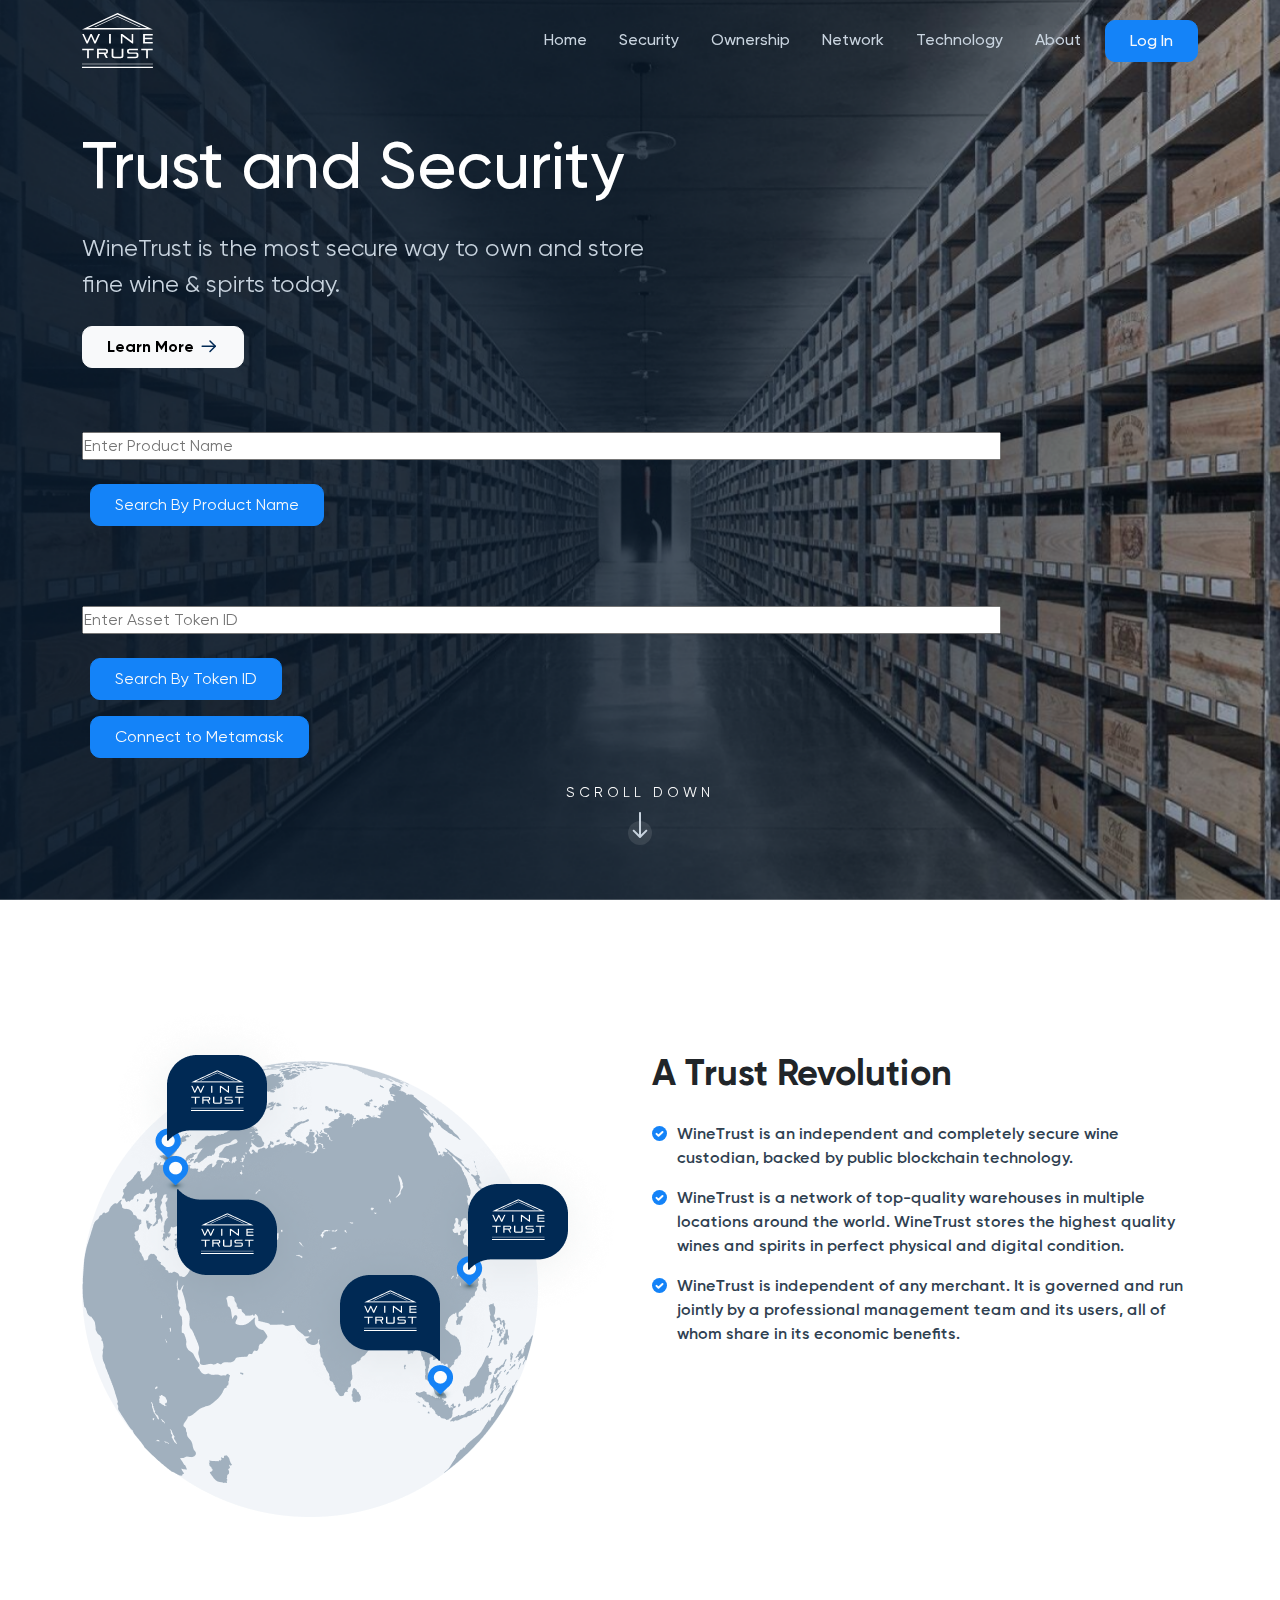
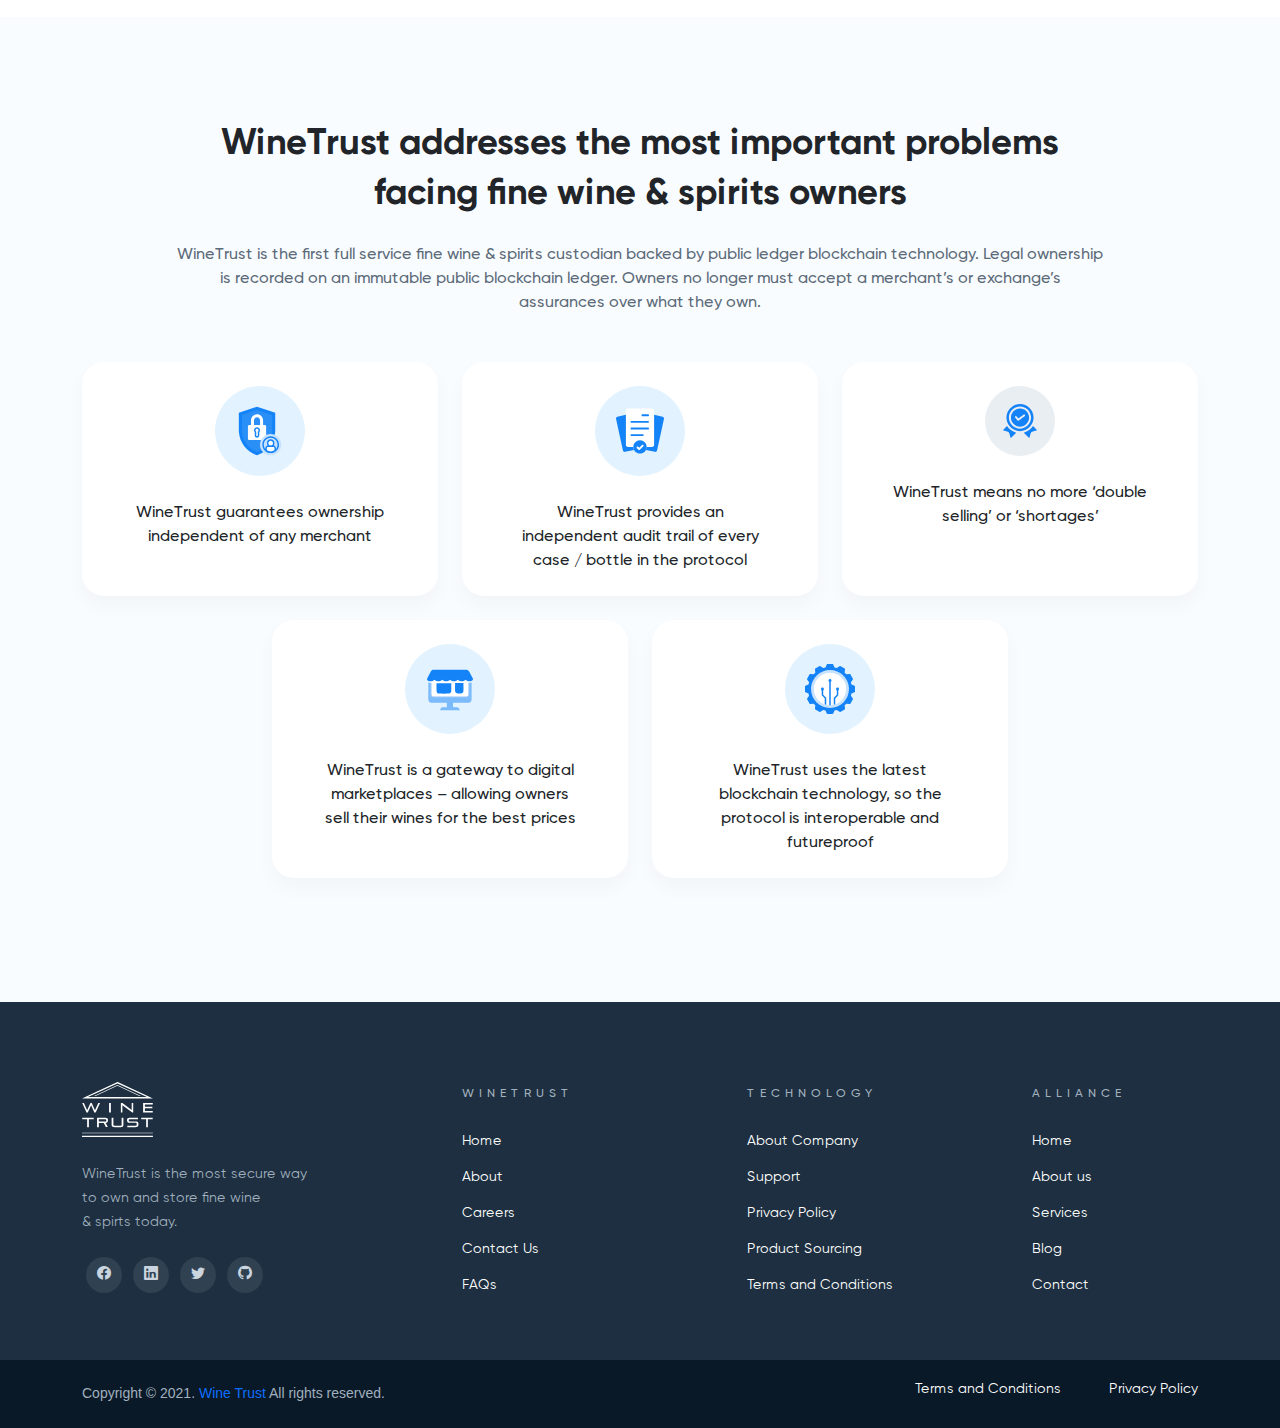
<file: index.html>
<!DOCTYPE html>
<!--[if lt IE 7]>      <html class="no-js lt-ie9 lt-ie8 lt-ie7"> <![endif]-->
<!--[if IE 7]>         <html class="no-js lt-ie9 lt-ie8" lang="en-US"> <![endif]-->
<!--[if IE 8]>         <html class="no-js lt-ie9" lang="en-US"> <![endif]-->
<!--[if gt IE 8]><!-->
<!--<![endif]-->
<!--[if gte IE 9] <style type="text/css"> .gradient {filter: none;}</style><![endif]-->
<!--[if !IE]><html lang="en"><![endif]-->
<html lang="en-US" class="no-js">

<head>
    <meta charset="UTF-8" />
    <meta http-equiv="X-UA-Compatible" content="IE=edge" />
    <!-- Required meta tags for responsive -->
    <meta name="viewport" content="width=device-width, initial-scale=1, shrink-to-fit=no" />
    <!-- The above 3 meta tags *must* come first in the head; any other head content must come *after* these tags -->
    <!-- Favicon and touch icons -->
    <link rel="icon" type="image/png" sizes="16x16" href="assets/img/favicon/favicon-16x16.png" />
    <meta name="misapplication-TileColor" content="#ffffff" />
    <meta name="theme-color" content="#ffffff" />
    <!-- Twitter Card data -->
    <meta name="twitter:card" content="" />
    <meta name="twitter:site" content="@twitter_username" />
    <meta name="twitter:title" content="" />
    <meta name="twitter:description" content="" />
    <meta name="twitter:image" content="" />
    <!-- Open Graph data -->
    <meta property="og:title" content="" />
    <meta property="og:type" content="article" />
    <meta property="og:url" content="" />
    <meta property="og:image" content="" />
    <meta property="og:description" content="" />
    <meta property="og:site_name" content="R" />
    <meta property="fb:admins" content="Facebook numeric ID" />
    <!-- gmail verification -->
    <meta name="google-site-verification" content="" />
    <!-- Website title -->
    <title>Home - Dev</title>
    <link rel="stylesheet" href="assets/css/bootstrap-icons.css" />
    <link rel="stylesheet" href="assets/css/bootstrap.min.css" />
    <link rel="stylesheet" href="assets/css/jarallax.css" />
    <!-- Main CSS -->
    <link rel="stylesheet" type="text/css" href="assets/css/style.css" />
    <!-- jquery -->
    <script src="assets/js/jquery-3.6.0.min.js"></script>
    <script type="text/javascript" src="js/app.js"></script>
</head>

<body>
    <!-- Main Coding Start Here -->




    <!-- navbar -->
    <nav class="navbar navbar-expand-lg position-absolute top-0 start-0 w-100" style="z-index: 1000;">
        <div class="container">
            <a class="navbar-brand" href="index.html">
                <img src="assets/img/logo.svg" alt="logo" class="img-fluid" />
            </a>
            <div class="toggler d-lg-none d-flex align-items-center gap-3">
                <a class="nav-link btn btn-primary px-3 py-1 text-light is-rounded btn-login" href="#">Log In</a>
                <button class="navbar-toggler" type="button">
                    <svg width="24" height="24" viewBox="0 0 24 24" fill="none" xmlns="http://www.w3.org/2000/svg">
                        <path fill-rule="evenodd" clip-rule="evenodd"
                            d="M21.9 6.24074H2.1C1.49281 6.24074 1 5.73884 1 5.12037C1 4.5019 1.49281 4 2.1 4H21.9C22.5072 4.00004 23 4.50193 23 5.1204C23 5.73884 22.5072 6.24074 21.9 6.24074ZM11.3105 18.668H21.9C22.5072 18.668 23 19.1699 23 19.7883C23 20.4068 22.5072 20.9087 21.9 20.9087H11.3105C10.7033 20.9087 10.2105 20.4068 10.2105 19.7883C10.2105 19.1699 10.7033 18.668 11.3105 18.668ZM21.9 11.332H2.1C1.49281 11.332 1 11.834 1 12.4524C1 13.0709 1.49281 13.5728 2.1 13.5728H21.9C22.5072 13.5728 23 13.0709 23 12.4524C23 11.834 22.5072 11.332 21.9 11.332Z"
                            fill="white" />
                    </svg>
                </button>
            </div>

            <div class="collapse navbar-collapse" id="navToggle">
                <ul class="navbar-nav ms-auto mb-2 mb-lg-0">
                    <li class="nav-item">
                        <a class="nav-link mx-lg-2" aria-current="page" href="#">Home</a>
                    </li>
                    <li class="nav-item">
                        <a class="nav-link mx-lg-2" href="#">Security</a>
                    </li>
                    <li class="nav-item">
                        <a class="nav-link mx-lg-2" href="#">Ownership</a>
                    </li>
                    <li class="nav-item">
                        <a class="nav-link mx-lg-2" href="#">Network</a>
                    </li>
                    <li class="nav-item">
                        <a class="nav-link mx-lg-2" href="#">Technology</a>
                    </li>
                    <li class="nav-item">
                        <a class="nav-link mx-lg-2" href="#">About</a>
                    </li>
                    <li class="nav-item">
                        <a class="nav-link btn btn-primary px-4 text-light is-rounded btn-login ms-lg-2" href="#">Log In</a>
                    </li>
                    
                </ul>
            </div>
        </div>
    </nav>
    <!-- navbar -->



    <!-- banner -->
    <section class="banner jarallax">
        <img class="jarallax-img img-fluid" src="assets/img/banner-img.png" alt="img" />
        <div class="container">
            <div class="row banner-content justify-content-center flex-column text-white">
                <div class="col-xl-7">
                    <h1 class="banner-title mb-4">Trust and Security</h1>
                    <p class="banner-sub-title mb-4">
                        WineTrust is the most secure way to own and store <br class="d-none d-xl-inline" /> fine wine & spirts today.
                    </p>
                    <a href="#" class="btn btn-light py-2 px-4 fw-bold is-rounded px-4 d-inline-flex align-items-center gap-1">
                        Learn More
                        <svg width="21" height="21" viewBox="0 0 21 21" fill="none" xmlns="http://www.w3.org/2000/svg">
                            <path d="M17.2812 10.2578H4.15625" stroke="#002954" stroke-width="1.5" stroke-linecap="round" stroke-linejoin="round" />
                            <path d="M11.9877 4.98837L17.2814 10.2594L11.9877 15.5312" stroke="#002954" stroke-width="1.5" stroke-linecap="round"
                                stroke-linejoin="round" />
                        </svg>
                    </a>
                    <br><br><br>
                    <p>
                    <div>
                        <input type="search" placeholder="Enter Product Name" id="productsearchbyname" name="productsearchbyname" maxlength="100" size="100">
                        <br><br>
                        <button type="button" class="nav-link btn btn-primary px-4 text-light is-rounded btn-login ms-lg-2" onClick="getProductByName()">Search By Product Name</button>
                    </div>
                    </p>
                    <br><br>
                    <p>
                    <div>
                        <input type="search" placeholder="Enter Asset Token ID" id="assetsearchbyid" name="assetsearchbyid" maxlength="100" size="100"><br><br>
                        <button type="button" class="nav-link btn btn-primary px-4 text-light is-rounded btn-login ms-lg-2" onClick="getAssetByTokenId()">Search By Token ID</button>
                    </div>
                    </p>

                    <p>
                    <div>
                    <button type="button" id="metamask" class="nav-link btn btn-primary px-4 text-light is-rounded btn-login ms-lg-2" onClick="connectMetamask()">Connect to Metamask</button>
                    </div>
                    </p>

                    <a href="#story" class="btn scroll-down position-absolute start-50 bottom-0 mb-5 text-center translate-middle-x">
                        <p class="mb-2 text-white text-uppercase" style="letter-spacing: 4px;">
                            <small>Scroll Down</small>
                        </p>
                        <svg width="24" height="33" viewBox="0 0 24 33" fill="none" xmlns="http://www.w3.org/2000/svg">
                            <circle opacity="0.1" cx="12" cy="21" r="12" fill="white" />
                            <path
                                d="M13 1C13 0.447715 12.5523 0 12 0C11.4477 0 11 0.447715 11 1H13ZM11.2929 25.7071C11.6834 26.0976 12.3166 26.0976 12.7071 25.7071L19.0711 19.3431C19.4616 18.9526 19.4616 18.3195 19.0711 17.9289C18.6805 17.5384 18.0474 17.5384 17.6569 17.9289L12 23.5858L6.34315 17.9289C5.95262 17.5384 5.31946 17.5384 4.92893 17.9289C4.53841 18.3195 4.53841 18.9526 4.92893 19.3431L11.2929 25.7071ZM11 1V25H13V1H11Z"
                                fill="#C9D4DF" />
                        </svg>
                    </a>
                </div>
            </div>
        </div>
    </section>
    <!-- banner -->



    <!-- story -->
    <section id="story" class="story section-padding">
        <div class="container">
            <div class="row">
                <div class="col-xl-6">
                    <div class="story-img mb-3 mb-xl-0">
                        <img src="assets/img/story-1.png" alt="img" class="img-fluid" />
                    </div>
                </div>
                <div class="col-xl-6">
                    <div class="story-intro mt-5">
                        <div class="section-header">
                            <h2 class="title fw-bold mb-2 mb-lg-4">A Trust Revolution</h2>
                            <ul class="list-unstyled feature-list mb-4 mb-lg-5">
                                <li class="mb-3">
                                    <img src="assets/img/check.svg" alt="icon" class="img-fluid imgIcon" />
                                    <p class="mb-0 text-theme-gray">
                                        WineTrust is an independent and completely secure wine custodian, backed by public blockchain technology.
                                    </p>
                                </li>
                                <li class="mb-3">
                                    <img src="assets/img/check.svg" alt="icon" class="img-fluid imgIcon" />
                                    <p class="mb-0 text-theme-gray">
                                        WineTrust is a network of top-quality warehouses in multiple locations around the world. WineTrust stores the highest
                                        quality wines and spirits in perfect physical and digital condition.
                                    </p>
                                </li>
                                <li class="mb-3">
                                    <img src="assets/img/check.svg" alt="icon" class="img-fluid imgIcon" />
                                    <p class="mb-0 text-theme-gray">
                                        WineTrust is independent of any merchant. It is governed and run jointly by a professional management team and its
                                        users, all of whom share in its economic benefits.
                                    </p>
                                </li>
                            </ul>
                        </div>
                    </div>
                </div>
            </div>
        </div>
    </section>
    <!-- story -->



    <!-- spirits-owners -->
    <section class="spirits-owners section-padding">
        <div class="container">
            <div class="row mb-5">
                <div class="col-xl-10 mx-auto">
                    <div class="section-header text-center">
                        <h2 class="title fw-bold mb-2 mb-lg-4">
                            WineTrust addresses the most important problems <br class="d-xl-inline d-none" /> facing fine wine & spirits owners
                        </h2>
                        <p class="mb-0 sub-title">
                            WineTrust is the first full service fine wine & spirits custodian backed by public ledger blockchain technology. Legal ownership is
                            recorded
                            on an immutable public blockchain ledger. Owners no longer must accept a merchant’s or exchange’s assurances over what they own.
                        </p>
                    </div>
                </div>
            </div>
            <div class="row text-center justify-content-center">
                <div class="col-xl-4 col-sm-6 mb-4">
                    <div class="spirits-owner-widget bg-white is-rounded p-4 px-lg-5 h-100">
                        <div class="mb-4">
                            <svg width="90" height="90" viewBox="0 0 90 90" fill="none" xmlns="http://www.w3.org/2000/svg">
                                <circle cx="45" cy="45" r="45" fill="#E2F3FF" />
                                <path
                                    d="M60.2267 26.7979V44.0137C60.2267 44.9766 60.1749 45.9307 60.0734 46.8721C59.5724 51.5322 57.8575 55.8936 55.2023 59.5771C52.9415 62.7139 50.0001 65.3584 46.545 67.2783C45.1222 68.0693 43.6115 68.7373 42.0265 69.2656C31.1573 65.6426 23.8253 55.4707 23.8253 44.0137V26.7979L42.0265 20.7305L60.2267 26.7979Z"
                                    fill="#1483F8" />
                                <path opacity="0.1"
                                    d="M42.0264 66.0206C32.9263 62.5452 26.8824 53.828 26.8824 44.0141V29.0011L42.0264 23.9531L57.1703 29.0011V44.0141C57.1702 53.828 51.1265 62.5452 42.0264 66.0206Z"
                                    fill="white" />
                                <path
                                    d="M49.6615 54.0969H34.3907C33.5818 54.0969 32.9259 53.441 32.9259 52.632V40.3945C32.9259 39.5855 33.5818 38.9297 34.3907 38.9297H49.6616C50.4706 38.9297 51.1265 39.5855 51.1265 40.3945V52.6319C51.1264 53.441 50.4706 54.0969 49.6615 54.0969Z"
                                    fill="white" />
                                <path
                                    d="M44.3012 44.2399C44.3012 42.9835 43.2826 41.9648 42.0261 41.9648C40.7695 41.9648 39.751 42.9834 39.751 44.2399C39.751 44.9136 40.044 45.5186 40.5093 45.9351V49.5484C40.5093 50.3861 41.1883 51.0651 42.026 51.0651C42.8637 51.0651 43.5427 50.3861 43.5427 49.5484V45.9353C44.0081 45.5187 44.3012 44.9137 44.3012 44.2399Z"
                                    fill="white" />
                                <path
                                    d="M35.9594 38.9333V34.3832C35.9594 31.0326 38.6756 28.3164 42.0261 28.3164C45.3767 28.3164 48.0929 31.0326 48.0929 34.3832V38.9333H45.0596V34.3832C45.0596 32.7079 43.7015 31.3498 42.0262 31.3498C40.351 31.3498 38.9928 32.7079 38.9928 34.3832V38.9333H35.9594Z"
                                    fill="white" />
                                <path
                                    d="M55.617 69.2652C61.4806 69.2652 66.234 64.5118 66.234 58.6482C66.234 52.7846 61.4806 48.0312 55.617 48.0312C49.7534 48.0312 45 52.7846 45 58.6482C45 64.5118 49.7534 69.2652 55.617 69.2652Z"
                                    fill="#C7E2FF" />
                                <path
                                    d="M55.6617 66.6921C60.1287 66.6921 63.75 63.0709 63.75 58.6039C63.75 54.1369 60.1287 50.5156 55.6617 50.5156C51.1947 50.5156 47.5735 54.1369 47.5735 58.6039C47.5735 63.0709 51.1947 66.6921 55.6617 66.6921Z"
                                    fill="#C7E2FF" />
                                <path
                                    d="M60.2266 62.1211V64.7188C58.96 65.6709 57.3838 66.2354 55.6768 66.2354C53.9697 66.2354 52.3936 65.6709 51.126 64.7178V62.1211C51.126 61.043 52.001 60.168 53.0791 60.168H58.2734C59.3525 60.168 60.2266 61.043 60.2266 62.1211Z"
                                    fill="white" />
                                <path
                                    d="M55.6767 60.1645C57.352 60.1645 58.7101 58.8064 58.7101 57.1311C58.7101 55.4558 57.352 54.0977 55.6767 54.0977C54.0014 54.0977 52.6433 55.4558 52.6433 57.1311C52.6433 58.8064 54.0014 60.1645 55.6767 60.1645Z"
                                    fill="white" />
                                <path
                                    d="M39.777 49.5503C39.777 50.7905 40.7859 51.7994 42.0261 51.7994C43.2662 51.7994 44.2751 50.7904 44.2751 49.5503V46.2379C44.7605 45.6905 45.0336 44.9801 45.0336 44.2419C45.0336 42.5836 43.6845 41.2344 42.0261 41.2344C40.3677 41.2344 39.0186 42.5835 39.0186 44.2419C39.0186 44.98 39.2915 45.6904 39.777 46.2378V49.5503ZM42.0261 42.6991C42.8767 42.6991 43.5687 43.3911 43.5687 44.2418C43.5687 44.6797 43.3813 45.0987 43.0542 45.3914C42.8989 45.5304 42.8103 45.7288 42.8103 45.9371V49.5503C42.8103 49.9827 42.4584 50.3346 42.0261 50.3346C41.5936 50.3346 41.2418 49.9827 41.2418 49.5503V45.937C41.2418 45.7287 41.1531 45.5303 40.9979 45.3913C40.6709 45.0985 40.4834 44.6796 40.4834 44.2418C40.4835 43.3912 41.1755 42.6991 42.0261 42.6991Z"
                                    fill="#1483F8" />
                                <path
                                    d="M55.6766 50.332C51.0912 50.332 47.3607 54.0626 47.3607 58.648C47.3607 63.1894 51.153 66.964 55.6766 66.964C60.2002 66.964 63.9926 63.1891 63.9926 58.648C63.9926 54.0626 60.2621 50.332 55.6766 50.332ZM51.8585 64.3338V62.1178C51.8585 61.4446 52.406 60.8971 53.0792 60.8971H58.2734C58.9466 60.8971 59.4941 61.4446 59.4941 62.1178V64.3341C58.4025 65.0693 57.0888 65.4991 55.6765 65.4991C54.2641 65.4991 52.9502 65.0692 51.8585 64.3338ZM53.3756 57.1313C53.3756 55.8626 54.4078 54.8303 55.6766 54.8303C56.9455 54.8303 57.9777 55.8625 57.9777 57.1313C57.9777 58.3988 56.9474 59.4302 55.6804 59.4322H55.6729C54.4058 59.4302 53.3756 58.3988 53.3756 57.1313ZM60.959 63.0062V62.1178C60.959 60.7597 59.9453 59.6345 58.6349 59.4572C59.1399 58.8163 59.4424 58.0087 59.4424 57.1313C59.4424 55.0548 57.753 53.3654 55.6764 53.3654C53.5999 53.3654 51.9105 55.0548 51.9105 57.1313C51.9105 58.0087 52.213 58.8163 52.7179 59.4572C51.4074 59.6343 50.3934 60.7595 50.3934 62.1178V63.0055C49.4143 61.8204 48.8253 60.3018 48.8253 58.648C48.8253 54.8703 51.8987 51.7969 55.6763 51.7969C59.454 51.7969 62.5274 54.8703 62.5274 58.648C62.5277 60.302 61.9385 61.821 60.959 63.0062Z"
                                    fill="#1483F8" />
                            </svg>
                        </div>
                        <p class="mb-0 text-dark">
                            WineTrust guarantees ownership independent of any merchant
                        </p>
                    </div>
                </div>
                <div class="col-xl-4 col-sm-6 mb-4">
                    <div class="spirits-owner-widget bg-white is-rounded p-4 px-lg-5 h-100">
                        <div class="mb-4">
                            <svg width="90" height="90" viewBox="0 0 90 90" fill="none" xmlns="http://www.w3.org/2000/svg">
                                <circle cx="45" cy="45" r="45" fill="#E2F3FF" />
                                <path
                                    d="M59.1084 24.3047V59.0656C59.1084 60.1125 58.2598 60.9611 57.2129 60.9611H51.6318C51.6318 57.298 48.663 54.3283 44.9999 54.3283C41.3368 54.3283 38.3671 57.298 38.3671 60.9611H32.786C31.7401 60.9611 30.8915 60.1125 30.8915 59.0656V24.3047C30.8915 23.2588 31.7401 22.4102 32.786 22.4102H57.2129C58.2598 22.4102 59.1084 23.2588 59.1084 24.3047Z"
                                    fill="white" />
                                <path
                                    d="M68.9826 32.8154L62.0714 64.4962C61.8634 65.4503 60.921 66.0548 59.9679 65.8468L50.9552 63.881C51.3888 63.0001 51.632 62.0089 51.632 60.9611H57.213C58.2599 60.9611 59.1085 60.1124 59.1085 59.0655V28.8516L67.632 30.7109C68.5861 30.919 69.1906 31.8613 68.9826 32.8154Z"
                                    fill="#1483F8" />
                                <path
                                    d="M38.3692 61.1349C38.3682 61.0773 38.3672 61.0196 38.3672 60.9611H32.7871C31.7402 60.9611 30.8916 60.1124 30.8916 59.0655V28.8516L22.3681 30.7109C21.414 30.919 20.8095 31.8613 21.0175 32.8154L27.9287 64.4962C28.1367 65.4503 29.0791 66.0548 30.0322 65.8468L39.044 63.881C38.6338 63.049 38.3945 62.1193 38.3692 61.1349Z"
                                    fill="#1483F8" />
                                <path
                                    d="M44.9996 67.5967C48.6626 67.5967 51.632 64.6273 51.632 60.9644C51.632 57.3014 48.6626 54.332 44.9996 54.332C41.3367 54.332 38.3673 57.3014 38.3673 60.9644C38.3673 64.6273 41.3367 67.5967 44.9996 67.5967Z"
                                    fill="#1483F8" />
                                <path
                                    d="M47.0062 58.9343L44.1892 61.7512L43.2167 60.7786C42.8352 60.3974 42.217 60.3974 41.8356 60.7786C41.4543 61.1599 41.4542 61.7783 41.8356 62.1597L43.4988 63.8229C43.8748 64.1988 44.5039 64.1989 44.8798 63.8229L48.3874 60.3155C48.7687 59.9341 48.7688 59.3158 48.3874 58.9343C48.0059 58.5532 47.3876 58.5531 47.0062 58.9343Z"
                                    fill="white" />
                                <path
                                    d="M53.0046 28.2656H47.5033C46.9639 28.2656 46.5267 28.7029 46.5267 29.2422C46.5267 29.7814 46.9639 30.2188 47.5033 30.2188H53.0046C53.5439 30.2188 53.9811 29.7814 53.9811 29.2422C53.9811 28.7029 53.5439 28.2656 53.0046 28.2656Z"
                                    fill="#1483F8" />
                                <path
                                    d="M47.7159 48.1328H36.4911C35.9517 48.1328 35.5145 48.5701 35.5145 49.1094C35.5145 49.6486 35.9517 50.0859 36.4911 50.0859H47.7159C48.2553 50.0859 48.6925 49.6486 48.6925 49.1094C48.6925 48.5701 48.2553 48.1328 47.7159 48.1328Z"
                                    fill="#1483F8" />
                                <path
                                    d="M53.0045 34.8867H36.491C35.9516 34.8867 35.5144 35.324 35.5144 35.8633C35.5144 36.4025 35.9516 36.8398 36.491 36.8398H53.0045C53.5439 36.8398 53.9811 36.4025 53.9811 35.8633C53.9811 35.324 53.5439 34.8867 53.0045 34.8867Z"
                                    fill="#1483F8" />
                                <path
                                    d="M53.0045 41.5117H36.491C35.9516 41.5117 35.5144 41.949 35.5144 42.4883C35.5144 43.0275 35.9516 43.4648 36.491 43.4648H53.0045C53.5439 43.4648 53.9811 43.0275 53.9811 42.4883C53.9811 41.949 53.5439 41.5117 53.0045 41.5117Z"
                                    fill="#1483F8" />
                            </svg>
                        </div>
                        <p class="mb-0 text-dark">
                            WineTrust provides an independent audit trail of every case / bottle in the protocol
                        </p>
                    </div>
                </div>
                <div class="col-xl-4 col-sm-6 mb-4">
                    <div class="spirits-owner-widget bg-white is-rounded p-4 px-lg-5 h-100">
                        <svg class="mb-4" width="70" height="70" viewBox="0 0 70 70" fill="none" xmlns="http://www.w3.org/2000/svg">
                            <circle cx="35" cy="35" r="35" fill="#E9EEF3" />
                            <g clip-path="url(#clip0)">
                                <path
                                    d="M21.998 40.1133L18.0376 44.0737C17.971 44.1372 17.9959 44.252 18.0887 44.2795L22.8585 45.7285C23.5352 45.9343 24.0625 46.4616 24.2683 47.1382L25.7172 51.908C25.7447 52.0009 25.8596 52.0258 25.9231 51.9592L31.2221 46.6601C27.3015 45.6862 24.0646 43.2419 21.998 40.1133Z"
                                    fill="#1483F8" />
                                <path
                                    d="M51.9624 44.0737L48.002 40.1133C45.9501 43.2195 42.7233 45.68 38.7777 46.6601L44.0768 51.9592C44.1403 52.0258 44.2552 52.0009 44.2827 51.9081L45.7316 47.1383C45.9374 46.4616 46.4647 45.9343 47.1414 45.7285L51.9112 44.2796C52.0043 44.2519 52.0289 44.137 51.9624 44.0737Z"
                                    fill="#1483F8" />
                                <path
                                    d="M48.5645 31.5645C48.5645 24.0853 42.4798 18 35 18C27.5202 18 21.4355 24.0853 21.4355 31.5645C21.4355 38.327 26.4146 43.9633 32.9156 44.9696C41.1504 46.2505 48.5645 39.8409 48.5645 31.5645ZM24.4264 34.8701C22.1894 27.7181 27.5745 20.4882 35 20.4882C43.295 20.4882 48.7777 29.4031 44.7342 36.8483C40.0663 45.4114 27.3644 44.2151 24.4264 34.8701Z"
                                    fill="#1483F8" />
                                <path
                                    d="M35 22.4805C29.9911 22.4805 25.9152 26.5558 25.9152 31.5646C25.9152 38.9339 34.2702 43.2314 40.2533 38.9721C41.5352 38.0622 42.5791 36.8182 43.2508 35.3649C46.0419 29.3561 41.5925 22.4805 35 22.4805ZM39.5852 30.2904C39.4718 30.3746 33.9526 34.471 33.9209 34.4945C33.5223 34.7916 32.9552 34.7517 32.6007 34.3763C30.0656 31.6745 30.2684 31.8902 30.2075 31.8264C29.7815 31.3727 29.8705 30.639 30.4034 30.3017C30.4041 30.3011 30.4048 30.3004 30.4054 30.3004C30.8012 30.052 31.3291 30.1098 31.6605 30.4631C32.1966 31.0345 31.8357 30.6499 33.4461 32.3656C33.6197 32.2361 35.6622 30.7209 38.4722 28.6356C38.9139 28.3076 39.5381 28.3999 39.8654 28.8415C40.1654 29.2441 40.1643 29.8613 39.5852 30.2904Z"
                                    fill="#1483F8" />
                            </g>
                        </svg>
                        <p class="mb-0 text-dark">
                            WineTrust means no more ‘double selling’ or ‘shortages’
                        </p>
                    </div>
                </div>
                <div class="col-xl-4 col-sm-6 mb-4">
                    <div class="spirits-owner-widget bg-white is-rounded p-4 px-lg-5 h-100">
                        <div class="mb-4">
                            <svg width="90" height="90" viewBox="0 0 90 90" fill="none" xmlns="http://www.w3.org/2000/svg">
                                <circle cx="45" cy="45" r="45" fill="#E2F3FF" />
                                <path
                                    d="M63 32H27C25.8954 32 25 32.8954 25 34V52C25 53.1046 25.8954 54 27 54H63C64.1046 54 65 53.1046 65 52V34C65 32.8954 64.1046 32 63 32Z"
                                    fill="white" />
                                <path
                                    d="M29.4345 35.68C27.6296 37.2838 25.7017 37.7773 23.6098 36.9137C21.969 36.2557 21.6408 35.4333 22.4612 33.9118C23.5277 31.7734 24.7583 29.7173 25.8248 27.5789C26.4401 26.3041 27.3425 25.7695 28.7371 25.8107C31.4034 25.8518 34.0696 25.8107 36.7358 25.8107C44.6525 25.8107 52.5692 25.8518 60.5269 25.7695C62.4138 25.7695 63.6033 26.3452 64.4237 28.0724C65.3671 30.1285 66.5977 32.0201 67.6232 34.0351C68.3205 35.3922 68.0744 36.1735 66.6797 36.8315C64.4647 37.8595 62.4138 37.3249 60.6089 35.7212C58.0247 37.7773 55.4815 37.9829 52.8563 35.7212C50.3131 37.7362 47.6879 37.9829 45.0627 35.7212C42.5195 37.8184 39.9763 37.9418 37.3101 35.7212C34.7669 37.7362 32.1417 37.9829 29.4345 35.68Z"
                                    fill="#1483F8" />
                                <path opacity="0.5"
                                    d="M63.4392 38.8094C64.5057 38.6861 65.3671 38.6038 66.4336 38.4805C66.5156 39.2618 66.5976 39.8786 66.5976 40.5366C66.5976 45.1834 66.6387 49.8714 66.5976 54.5182C66.5976 57.8491 65.6542 58.7127 62.2906 58.7538C58.2708 58.7538 54.2099 58.7538 50.19 58.7538C49.5337 58.7538 48.8364 58.7538 48.016 58.7538C48.016 60.2753 48.016 61.5913 48.016 63.0306C50.3541 63.7708 53.8817 62.0436 54.9482 66.2381C48.2211 66.2381 41.7401 66.2381 35.2181 66.2381C35.4232 64.4287 36.0385 63.5651 37.5972 63.3595C38.9508 63.195 40.3044 63.3184 41.8632 63.3184C41.8632 61.7558 41.8632 60.4398 41.8632 58.8361C41.2069 58.7949 40.4685 58.7538 39.7712 58.7538C35.6693 58.7538 31.5674 58.7538 27.4655 58.7538C24.348 58.7538 23.3636 57.808 23.3226 54.7649C23.2815 49.9536 23.3226 45.1834 23.3226 40.3721C23.3226 39.8375 23.4046 39.3029 23.4456 38.5216C24.4301 38.6038 25.3325 38.7272 26.44 38.8506C26.44 41.4413 26.44 43.9086 26.44 46.3349C26.44 47.6508 26.399 48.9256 26.481 50.2415C26.5631 51.8453 27.1783 52.421 28.7371 52.5855C29.0652 52.6266 29.4344 52.5855 29.7625 52.5855C39.8122 52.5855 49.8619 52.5855 59.9115 52.5855C62.9469 52.5855 63.3982 52.1331 63.3982 49.1723C63.4392 45.718 63.4392 42.3049 63.4392 38.8094Z"
                                    fill="#1483F8" />
                                <path
                                    d="M31.5264 39.1328C36.4897 39.1328 41.2479 39.1328 46.2522 39.1328C46.2522 42.0114 46.3753 44.89 46.1702 47.6863C46.1291 48.3854 44.8165 49.4545 44.0372 49.4957C40.7146 49.7013 37.3511 49.6602 34.0285 49.5779C32.6339 49.5368 31.6494 48.591 31.6084 47.2339C31.4033 44.561 31.5264 41.888 31.5264 39.1328Z"
                                    fill="#1483F8" />
                                <path
                                    d="M50.0669 39.0938C52.9793 39.0938 55.6045 39.0938 58.4348 39.0938C58.4348 41.9312 58.5989 44.6453 58.3938 47.3182C58.2297 49.2099 56.7941 49.7445 53.2254 49.58C51.2975 49.4977 50.19 48.7575 50.108 47.0715C49.9849 44.5219 50.0669 41.9312 50.0669 39.0938Z"
                                    fill="#1483F8" />
                            </svg>
                        </div>
                        <p class="mb-0 text-dark">
                            WineTrust is a gateway to digital marketplaces – allowing owners sell their wines for the best prices
                        </p>
                    </div>
                </div>
                <div class="col-xl-4 col-sm-6 mb-4">
                    <div class="spirits-owner-widget bg-white is-rounded p-4 px-lg-5 h-100">
                        <div class="mb-4">
                            <svg width="90" height="90" viewBox="0 0 90 90" fill="none" xmlns="http://www.w3.org/2000/svg">
                                <circle cx="45" cy="45" r="45" fill="#E2F3FF" />
                                <path
                                    d="M70 47.5225V42.4775C70 42.1767 69.8213 41.9045 69.5453 41.785L66.5142 40.4728C66.3496 39.6865 66.1423 38.916 65.8962 38.1631L67.8644 35.5116C68.0437 35.27 68.0624 34.9451 67.912 34.6846L65.3895 30.3156C65.239 30.0549 64.9481 29.9086 64.6491 29.9434L61.3643 30.3245C60.8322 29.7316 60.2684 29.1678 59.6754 28.6357L60.0566 25.3509C60.0913 25.0519 59.9451 24.761 59.6844 24.6105L55.3154 22.088C55.0549 21.9376 54.73 21.9563 54.4884 22.1356L51.8369 24.1038C51.084 23.8576 50.3135 23.6505 49.5272 23.4858L48.215 20.4547C48.0955 20.1787 47.8233 20 47.5225 20H42.4775C42.1767 20 41.9045 20.1787 41.785 20.4547L40.4728 23.4858C39.6865 23.6504 38.916 23.8576 38.1631 24.1038L35.5116 22.1356C35.27 21.9563 34.9451 21.9376 34.6846 22.088L30.3156 24.6105C30.0549 24.761 29.9086 25.0519 29.9434 25.3509L30.3245 28.6357C29.7316 29.1678 29.1678 29.7316 28.6357 30.3245L25.3509 29.9434C25.0519 29.9086 24.761 30.0549 24.6105 30.3156L22.088 34.6846C21.9376 34.9451 21.9563 35.27 22.1356 35.5116L24.1038 38.1631C23.8576 38.916 23.6505 39.6865 23.4858 40.4728L20.4547 41.785C20.1787 41.9045 20 42.1767 20 42.4775V47.5225C20 47.8233 20.1787 48.0955 20.4547 48.215L23.4858 49.5272C23.6504 50.3135 23.8575 51.084 24.1038 51.8369L22.1356 54.4884C21.9563 54.73 21.9376 55.0549 22.088 55.3154L24.6105 59.6844C24.761 59.9451 25.0519 60.0913 25.3509 60.0566L28.6357 59.6754C29.1678 60.2684 29.7316 60.8322 30.3245 61.3643L29.9434 64.6491C29.9086 64.9481 30.0549 65.239 30.3156 65.3895L34.6846 67.912C34.9451 68.0624 35.27 68.0437 35.5116 67.8644L38.1631 65.8962C38.916 66.1423 39.6865 66.3495 40.4728 66.5142L41.785 69.5453C41.9045 69.8213 42.1766 70 42.4775 70H47.5225C47.8233 70 48.0955 69.8213 48.215 69.5453L49.5272 66.5142C50.3135 66.3496 51.084 66.1424 51.8369 65.8962L54.4884 67.8644C54.73 68.0437 55.0549 68.0624 55.3154 67.912L59.6844 65.3895C59.9451 65.239 60.0913 64.9481 60.0566 64.6491L59.6754 61.3643C60.2684 60.8322 60.8322 60.2684 61.3643 59.6754L64.6491 60.0566C64.9481 60.0913 65.239 59.9451 65.3895 59.6844L67.912 55.3154C68.0624 55.0549 68.0437 54.73 67.8644 54.4884L65.8962 51.8369C66.1423 51.084 66.3495 50.3135 66.5142 49.5272L69.5453 48.215C69.8213 48.0955 70 47.8233 70 47.5225Z"
                                    fill="#1483F8" />
                                <path
                                    d="M44.9999 63.9627C55.4733 63.9627 63.9637 55.4723 63.9637 44.9989C63.9637 34.5255 55.4733 26.0352 44.9999 26.0352C34.5265 26.0352 26.0361 34.5255 26.0361 44.9989C26.0361 55.4723 34.5265 63.9627 44.9999 63.9627Z"
                                    fill="#C7E2FF" />
                                <path
                                    d="M45 61.1772C53.934 61.1772 61.1764 53.9347 61.1764 45.0007C61.1764 36.0667 53.934 28.8242 45 28.8242C36.0659 28.8242 28.8235 36.0667 28.8235 45.0007C28.8235 53.9347 36.0659 61.1772 45 61.1772Z"
                                    fill="white" />
                                <path
                                    d="M53.0786 51.6121C53.2201 51.4706 53.2996 51.2787 53.2996 51.0786V45.7969H51.7906V50.7661L48.9935 53.5632C48.8519 53.7046 48.7725 53.8966 48.7725 54.0967V60.7325C49.2394 60.6349 49.6989 60.497 50.2479 60.3074L50.2815 54.4091L53.0786 51.6121Z"
                                    fill="#1483F8" />
                                <path d="M44.9999 60.9534C45.2529 60.9534 45.5043 60.9469 45.7544 60.9352V60.9258L44.9999 60.9534Z" fill="#1483F8" />
                                <path
                                    d="M44.2454 37.3594V61.1623C44.4956 61.1741 44.7468 61.1818 44.9999 61.1818C45.2532 61.1818 45.5047 61.1718 45.7544 61.154V37.3594H44.2454Z"
                                    fill="#1483F8" />
                                <path
                                    d="M41.0062 53.5241L38.2091 50.727V45.7578H36.7001V51.0395C36.7001 51.2396 36.7796 51.4316 36.9211 51.573L39.7182 54.3701V60.2971C40.1861 60.4522 40.7203 60.6188 41.2272 60.7337V54.0576C41.2272 53.8575 41.1477 53.6656 41.0062 53.5241Z"
                                    fill="#1483F8" />
                                <path
                                    d="M45 38.108C45.8335 38.108 46.5091 37.4323 46.5091 36.5989C46.5091 35.7655 45.8335 35.0898 45 35.0898C44.1666 35.0898 43.491 35.7655 43.491 36.5989C43.491 37.4323 44.1666 38.108 45 38.108Z"
                                    fill="#1483F8" />
                                <path
                                    d="M37.4547 46.5103C38.2882 46.5103 38.9638 45.8347 38.9638 45.0012C38.9638 44.1678 38.2882 43.4922 37.4547 43.4922C36.6213 43.4922 35.9457 44.1678 35.9457 45.0012C35.9457 45.8347 36.6213 46.5103 37.4547 46.5103Z"
                                    fill="#1483F8" />
                                <path
                                    d="M52.5453 46.5494C53.3787 46.5494 54.0544 45.8737 54.0544 45.0403C54.0544 44.2069 53.3787 43.5312 52.5453 43.5312C51.7119 43.5312 51.0363 44.2069 51.0363 45.0403C51.0363 45.8737 51.7119 46.5494 52.5453 46.5494Z"
                                    fill="#1483F8" />
                            </svg>
                        </div>
                        <p class="mb-0 text-dark">
                            WineTrust uses the latest blockchain technology, so the protocol is interoperable and futureproof
                        </p>
                    </div>
                </div>

            </div>
        </div>
    </section>
    <!-- spirits-owners -->



    <!-- footer -->
    <footer class="footer">
        <div class="footer-top py-5">
            <div class="container">
                <div class="row">
                    <div class="col-xl-4 col-sm-6">
                        <div class="footer-widget mb-5 mb-xl-0">
                            <a href="index.html" class="widget-title d-inline-block text-theme-blue mb-4">
                                <img src="assets/img/logo.svg" alt="logo" class="img-fluid" />
                            </a>
                            <p class="mb-4 text-muted">
                                <small>
                                    WineTrust is the most secure way <br class="d-xl-inline d-none" />
                                    to own and store fine wine <br class="d-xl-inline d-none" />
                                    & spirts today.
                                </small>
                            </p>
                            <ul class="social-network mb-0 list-unstyled d-flex align-items-center">
                                <li class="mx-1">
                                    <a href="#">
                                        <i class="bi bi-facebook"></i>
                                    </a>
                                </li>
                                <li class="mx-1">
                                    <a href="#">
                                        <i class="bi bi-linkedin"></i>
                                    </a>
                                </li>
                                <li class="mx-1">
                                    <a href="#">
                                        <i class="bi bi-twitter"></i>
                                    </a>
                                </li>
                                <li class="mx-1">
                                    <a href="#">
                                        <i class="bi bi-github"></i>
                                    </a>
                                </li>
                            </ul>
                        </div>
                    </div>
                    <div class="col-xl-3 col-6">
                        <div class="footer-widget mb-5 mb-xl-0">
                            <h3 class="widget-title text-uppercase mb-4">WINETRUST</h3>
                            <ul class="widget-links list-unstyled">
                                <li class="mb-2">
                                    <a href="#">Home</a>
                                </li>
                                <li class="mb-2">
                                    <a href="#">About</a>
                                </li>
                                <li class="mb-2">
                                    <a href="#">Careers</a>
                                </li>
                                <li class="mb-2">
                                    <a href="#">Contact Us</a>
                                </li>
                                <li class="mb-2">
                                    <a href="#">FAQs</a>
                                </li>
                            </ul>
                        </div>
                    </div>
                    <div class="col-xl-3 col-6">
                        <div class="footer-widget mb-5 mb-xl-0">
                            <h3 class="widget-title text-uppercase mb-4">TECHNOLOGY</h3>
                            <ul class="widget-links list-unstyled">
                                <li class="mb-2">
                                    <a href="#">About Company</a>
                                </li>
                                <li class="mb-2">
                                    <a href="#">Support</a>
                                </li>
                                <li class="mb-2">
                                    <a href="#">Privacy Policy</a>
                                </li>
                                <li class="mb-2">
                                    <a href="#">Product Sourcing</a>
                                </li>
                                <li class="mb-2">
                                    <a href="#">Terms and Conditions</a>
                                </li>
                            </ul>
                        </div>
                    </div>
                    <div class="col-xl-2 col-sm-6">
                        <div class="footer-widget mb-5 mb-xl-0">
                            <h3 class="widget-title text-uppercase mb-4">ALLIANCE</h3>
                            <ul class="widget-links list-unstyled">
                                <li class="mb-2">
                                    <a href="#">Home</a>
                                </li>
                                <li class="mb-2">
                                    <a href="#">About us</a>
                                </li>
                                <li class="mb-2">
                                    <a href="#">Services</a>
                                </li>
                                <li class="mb-2">
                                    <a href="#">Blog</a>
                                </li>
                                <li class="mb-2">
                                    <a href="#">Contact</a>
                                </li>
                            </ul>
                        </div>
                    </div>
                </div>
            </div>
        </div>
        <div class="footer-bottom py-3">
            <div class="container">
                <div class="row align-items-center">
                    <div class="col-md-6">
                        <p class="copy-right-text text-muted mb-3 mb-md-0">
                            Copyright © 2021. <a href="index.html" class="text-decoration-none" target="_blank">Wine Trust</a> All rights reserved.
                        </p>
                    </div>
                    <div class="col-md-6">
                        <ul class="mb-0 widget-links list-unstyled d-flex gap-5 align-items-center justify-content-md-end">
                            <li class="mb-2">
                                <a href="#">Terms and Conditions</a>
                            </li>
                            <li class="mb-2">
                                <a href="#">Privacy Policy</a>
                            </li>
                        </ul>
                    </div>
                </div>
            </div>
        </div>
    </footer>
    <!-- footer -->







    <!-- Main Coding End -->
    <!-- Include all compiled plugins (below), or include individual files as needed -->
    <!-- Script JS -->
    <script src="assets/js/jarallax.min.js"></script>
    <script src="assets/js/script.js"></script>
</body>

</html>
</file>
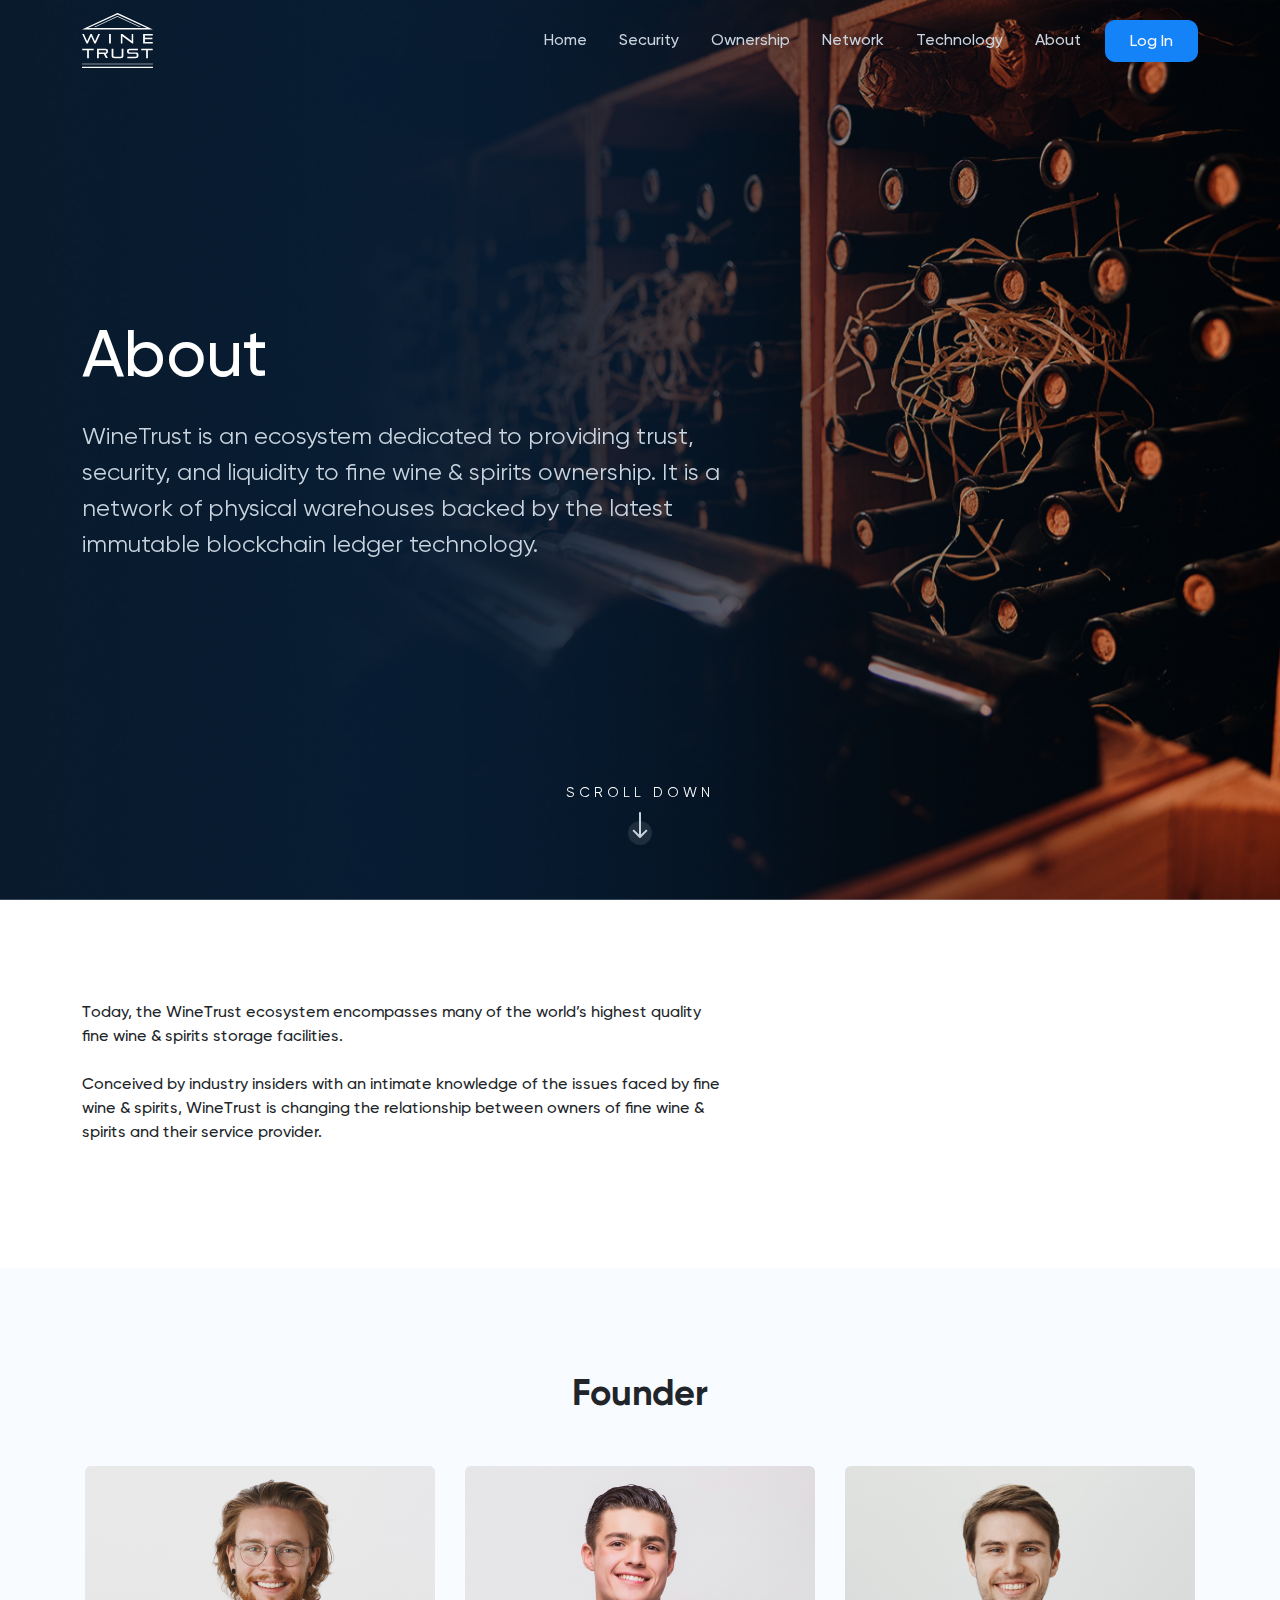
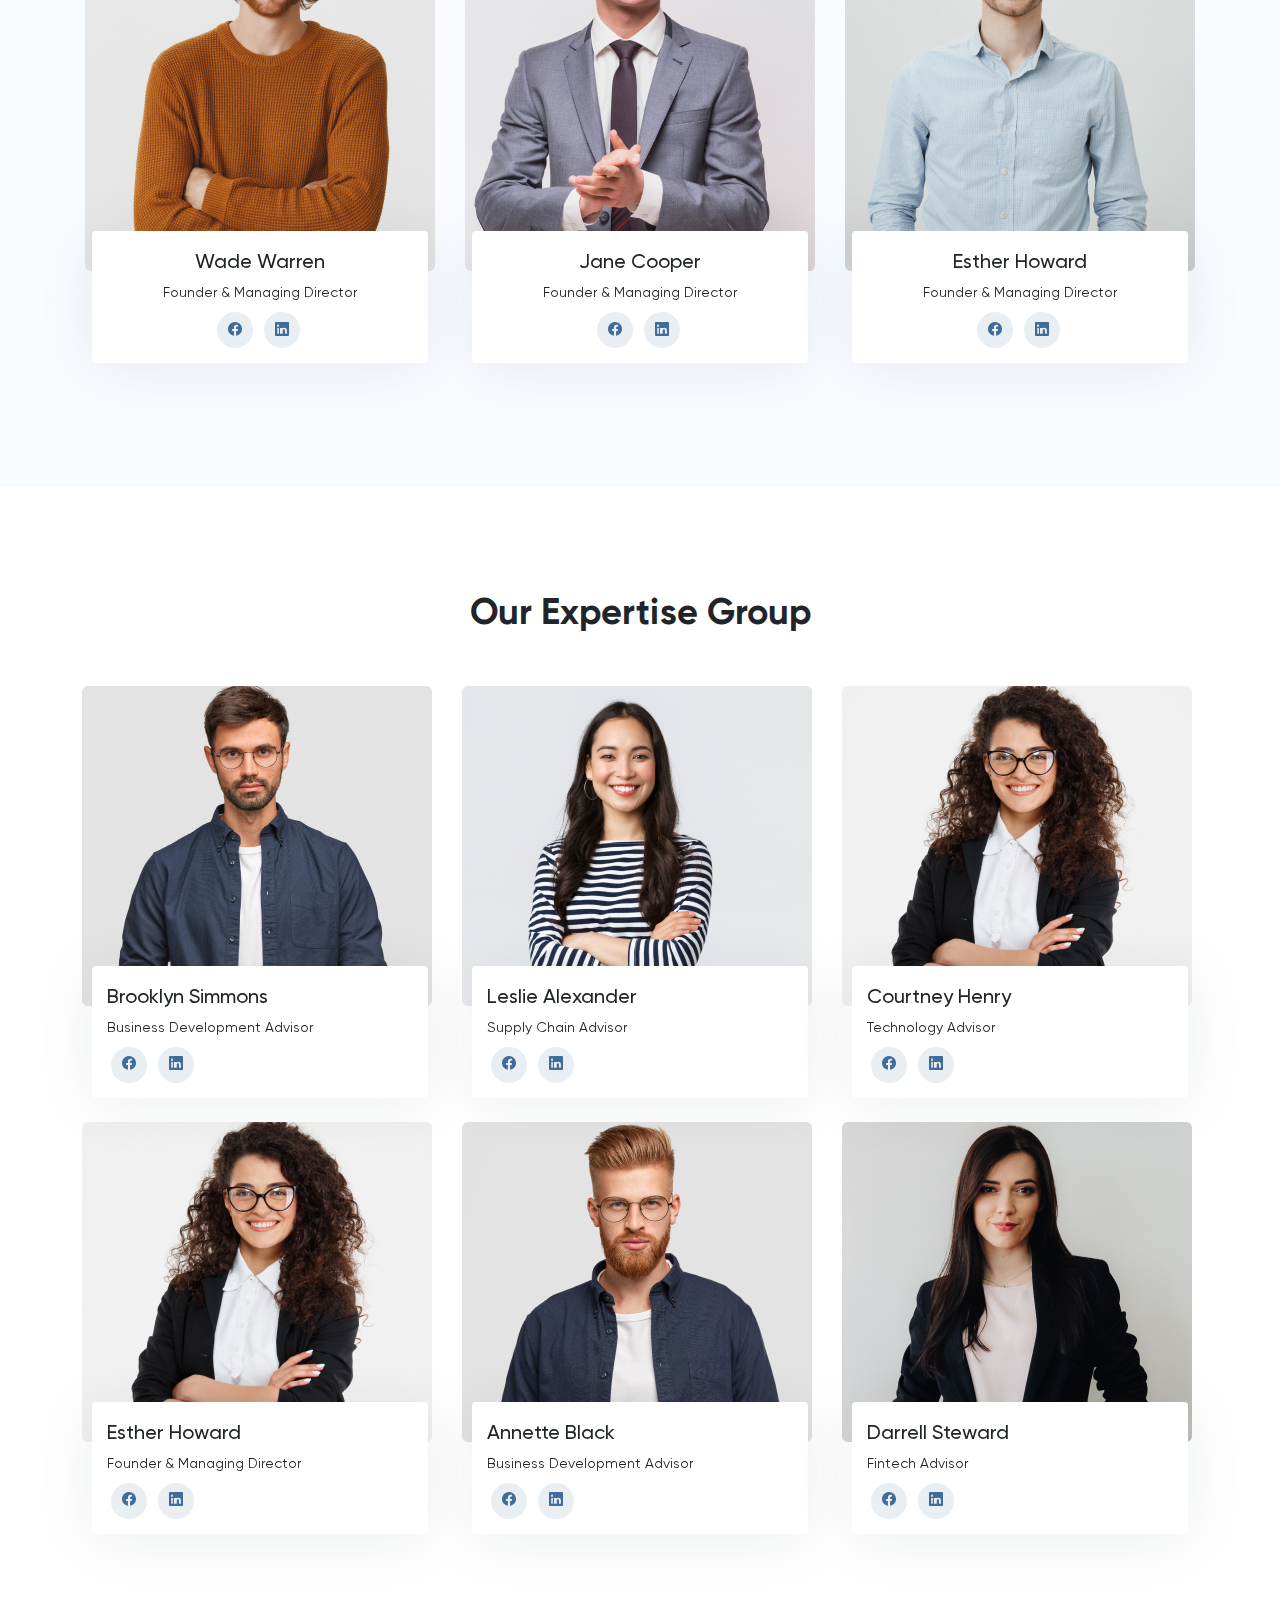
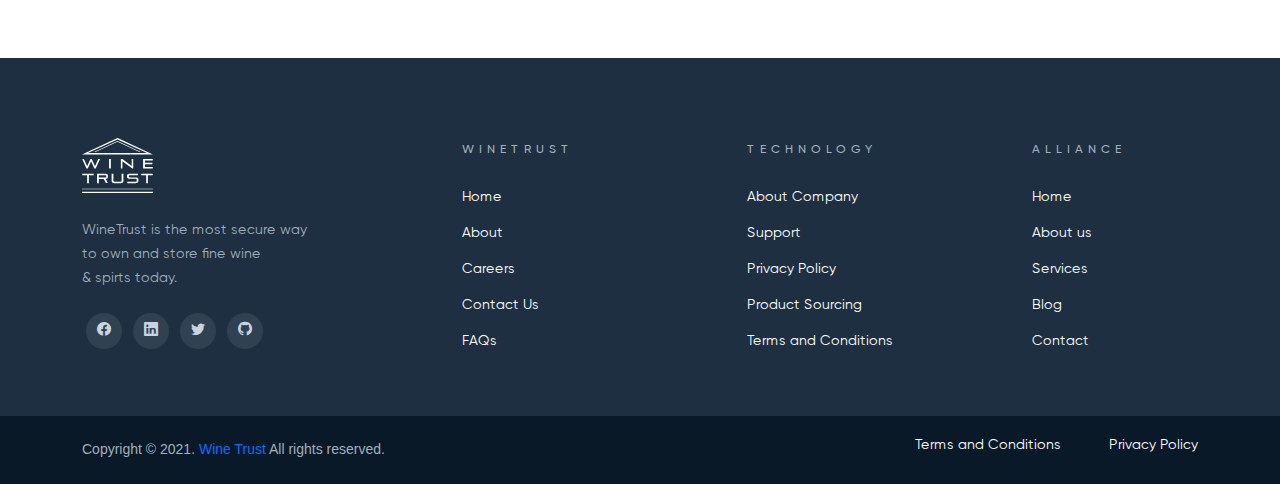
<file: about.html>
<!DOCTYPE html>
<!--[if lt IE 7]>      <html class="no-js lt-ie9 lt-ie8 lt-ie7"> <![endif]-->
<!--[if IE 7]>         <html class="no-js lt-ie9 lt-ie8" lang="en-US"> <![endif]-->
<!--[if IE 8]>         <html class="no-js lt-ie9" lang="en-US"> <![endif]-->
<!--[if gt IE 8]><!-->
<!--<![endif]-->
<!--[if gte IE 9] <style type="text/css"> .gradient {filter: none;}</style><![endif]-->
<!--[if !IE]><html lang="en"><![endif]-->
<html lang="en-US" class="no-js">

<head>
    <meta charset="UTF-8" />
    <meta http-equiv="X-UA-Compatible" content="IE=edge" />
    <!-- Required meta tags for responsive -->
    <meta name="viewport" content="width=device-width, initial-scale=1, shrink-to-fit=no" />
    <!-- The above 3 meta tags *must* come first in the head; any other head content must come *after* these tags -->
    <!-- Favicon and touch icons -->
    <link rel="icon" type="image/png" sizes="16x16" href="assets/img/favicon/favicon-16x16.png" />
    <meta name="misapplication-TileColor" content="#ffffff" />
    <meta name="theme-color" content="#ffffff" />
    <!-- Twitter Card data -->
    <meta name="twitter:card" content="" />
    <meta name="twitter:site" content="@twitter_username" />
    <meta name="twitter:title" content="" />
    <meta name="twitter:description" content="" />
    <meta name="twitter:image" content="" />
    <!-- Open Graph data -->
    <meta property="og:title" content="" />
    <meta property="og:type" content="article" />
    <meta property="og:url" content="" />
    <meta property="og:image" content="" />
    <meta property="og:description" content="" />
    <meta property="og:site_name" content="R" />
    <meta property="fb:admins" content="Facebook numeric ID" />
    <!-- gmail verification -->
    <meta name="google-site-verification" content="" />
    <!-- Website title -->
    <title>About</title>
    <link rel="stylesheet" href="assets/css/bootstrap-icons.css" />
    <link rel="stylesheet" href="assets/css/bootstrap.min.css" />
    <link rel="stylesheet" href="assets/css/jarallax.css" />
    <!-- Main CSS -->
    <link rel="stylesheet" type="text/css" href="assets/css/style.css" />
    <!-- jquery -->
    <script src="assets/js/jquery-3.6.0.min.js"></script>
</head>

<body>
    <!-- Main Coding Start Here -->




    <!-- navbar -->
    <nav class="navbar navbar-expand-lg position-absolute top-0 start-0 w-100" style="z-index: 1000;">
        <div class="container">
            <a class="navbar-brand" href="index.html">
                <img src="assets/img/logo.svg" alt="logo" class="img-fluid" />
            </a>
            <div class="toggler d-lg-none d-flex align-items-center gap-3">
                <a class="nav-link btn btn-primary px-3 py-1 text-light is-rounded btn-login" href="#">Log In</a>
                <button class="navbar-toggler" type="button">
                    <svg width="24" height="24" viewBox="0 0 24 24" fill="none" xmlns="http://www.w3.org/2000/svg">
                        <path fill-rule="evenodd" clip-rule="evenodd"
                            d="M21.9 6.24074H2.1C1.49281 6.24074 1 5.73884 1 5.12037C1 4.5019 1.49281 4 2.1 4H21.9C22.5072 4.00004 23 4.50193 23 5.1204C23 5.73884 22.5072 6.24074 21.9 6.24074ZM11.3105 18.668H21.9C22.5072 18.668 23 19.1699 23 19.7883C23 20.4068 22.5072 20.9087 21.9 20.9087H11.3105C10.7033 20.9087 10.2105 20.4068 10.2105 19.7883C10.2105 19.1699 10.7033 18.668 11.3105 18.668ZM21.9 11.332H2.1C1.49281 11.332 1 11.834 1 12.4524C1 13.0709 1.49281 13.5728 2.1 13.5728H21.9C22.5072 13.5728 23 13.0709 23 12.4524C23 11.834 22.5072 11.332 21.9 11.332Z"
                            fill="white" />
                    </svg>
                </button>
            </div>
            <div class="collapse navbar-collapse" id="navToggle">
                <ul class="navbar-nav ms-auto mb-2 mb-lg-0">
                    <li class="nav-item">
                        <a class="nav-link mx-lg-2" aria-current="page" href="#">Home</a>
                    </li>
                    <li class="nav-item">
                        <a class="nav-link mx-lg-2" href="#">Security</a>
                    </li>
                    <li class="nav-item">
                        <a class="nav-link mx-lg-2" href="#">Ownership</a>
                    </li>
                    <li class="nav-item">
                        <a class="nav-link mx-lg-2" href="#">Network</a>
                    </li>
                    <li class="nav-item">
                        <a class="nav-link mx-lg-2" href="#">Technology</a>
                    </li>
                    <li class="nav-item">
                        <a class="nav-link mx-lg-2" href="#">About</a>
                    </li>
                    <li class="nav-item">
                        <a class="nav-link btn btn-primary px-4 text-light is-rounded btn-login ms-lg-2" href="#">Log In</a>
                    </li>
                </ul>
            </div>
        </div>
    </nav>
    <!-- navbar -->



    <!-- banner -->
    <section class="banner jarallax">
        <img class="jarallax-img img-fluid" src="assets/img/banner-img-6.png" alt="img" />
        <div class="container">
            <div class="row banner-content justify-content-center flex-column text-white">
                <div class="col-xl-7">
                    <h1 class="banner-title mb-4">About</h1>
                    <p class="banner-sub-title mb-4">
                        WineTrust is an ecosystem dedicated to providing trust, security, and liquidity to fine wine & spirits ownership. It is a network of
                        physical warehouses backed by the latest immutable blockchain ledger technology.
                    </p>
                    <a href="#story" class="btn scroll-down position-absolute start-50 bottom-0 mb-5 text-center translate-middle-x">
                        <p class="mb-2 text-white text-uppercase" style="letter-spacing: 4px;">
                            <small>Scroll Down</small>
                        </p>
                        <svg width="24" height="33" viewBox="0 0 24 33" fill="none" xmlns="http://www.w3.org/2000/svg">
                            <circle opacity="0.1" cx="12" cy="21" r="12" fill="white" />
                            <path
                                d="M13 1C13 0.447715 12.5523 0 12 0C11.4477 0 11 0.447715 11 1H13ZM11.2929 25.7071C11.6834 26.0976 12.3166 26.0976 12.7071 25.7071L19.0711 19.3431C19.4616 18.9526 19.4616 18.3195 19.0711 17.9289C18.6805 17.5384 18.0474 17.5384 17.6569 17.9289L12 23.5858L6.34315 17.9289C5.95262 17.5384 5.31946 17.5384 4.92893 17.9289C4.53841 18.3195 4.53841 18.9526 4.92893 19.3431L11.2929 25.7071ZM11 1V25H13V1H11Z"
                                fill="#C9D4DF" />
                        </svg>
                    </a>
                </div>
            </div>
        </div>
    </section>
    <!-- banner -->




    <!-- story -->
    <section id="story" class="story section-padding">
        <div class="container">
            <div class="row">
                <div class="col-xl-7">
                    <div class="story-intro">
                        <div class="section-header">
                            <p class="mb-4 fw-500 lh-base">
                                Today, the WineTrust ecosystem encompasses many of the world’s highest quality fine wine & spirits storage facilities.
                            </p>
                            <p class="mb-4 fw-500 lh-base">
                                Conceived by industry insiders with an intimate knowledge of the issues faced by fine wine & spirits, WineTrust is changing the
                                relationship between owners of fine wine & spirits and their service provider.
                            </p>
                        </div>
                    </div>
                </div>
            </div>
        </div>
    </section>
    <!-- story -->




    <!-- team -->
    <section class="team section-padding bg-light">
        <div class="container">
            <div class="section-header text-center mb-5">
                <h2 class="title fw-bold"> Founder </h2>
            </div>
            <div class="row text-center justify-content-center">
                <div class="col-xl-4 col-sm-6">
                    <div class="team-member-widget mb-4">
                        <img src="assets/img/member-1.png" alt="img" class="img-fluid" />
                        <div class="member-widget-content bg-white rounded">
                            <h5 class="member-name mb-1 text-dark lh-base">Wade Warren</h5>
                            <p class="member-designation text-dark mb-2 lh-base">
                                <small>Founder & Managing Director</small>
                            </p>
                            <ul class="social-network mb-0 list-unstyled d-inline-flex align-items-center">
                                <li class="mx-1">
                                    <a href="#">
                                        <i class="bi bi-facebook"></i>
                                    </a>
                                </li>
                                <li class="mx-1">
                                    <a href="#">
                                        <i class="bi bi-linkedin"></i>
                                    </a>
                                </li>
                            </ul>
                        </div>
                    </div>
                </div>
                <div class="col-xl-4 col-sm-6">
                    <div class="team-member-widget mb-4">
                        <img src="assets/img/member-2.png" alt="img" class="img-fluid" />
                        <div class="member-widget-content bg-white rounded">
                            <h5 class="member-name mb-1 text-dark lh-base">Jane Cooper</h5>
                            <p class="member-designation text-dark mb-2 lh-base">
                                <small>Founder & Managing Director</small>
                            </p>
                            <ul class="social-network mb-0 list-unstyled d-inline-flex align-items-center">
                                <li class="mx-1">
                                    <a href="#">
                                        <i class="bi bi-facebook"></i>
                                    </a>
                                </li>
                                <li class="mx-1">
                                    <a href="#">
                                        <i class="bi bi-linkedin"></i>
                                    </a>
                                </li>
                            </ul>
                        </div>
                    </div>
                </div>
                <div class="col-xl-4 col-sm-6">
                    <div class="team-member-widget mb-4">
                        <img src="assets/img/member-3.png" alt="img" class="img-fluid" />
                        <div class="member-widget-content bg-white rounded">
                            <h5 class="member-name mb-1 text-dark lh-base">Esther Howard</h5>
                            <p class="member-designation text-dark mb-2 lh-base">
                                <small>Founder & Managing Director</small>
                            </p>
                            <ul class="social-network mb-0 list-unstyled d-inline-flex align-items-center">
                                <li class="mx-1">
                                    <a href="#">
                                        <i class="bi bi-facebook"></i>
                                    </a>
                                </li>
                                <li class="mx-1">
                                    <a href="#">
                                        <i class="bi bi-linkedin"></i>
                                    </a>
                                </li>
                            </ul>
                        </div>
                    </div>
                </div>
            </div>
        </div>
    </section>
    <!-- team -->




    <!-- team -->
    <section class="team section-padding">
        <div class="container">
            <div class="section-header text-center mb-5">
                <h2 class="title fw-bold"> Our Expertise Group </h2>
            </div>
            <div class="row justify-content-center">
                <div class="col-xl-4 col-sm-6">
                    <div class="team-member-widget mb-4">
                        <img src="assets/img/member-4.png" alt="img" class="img-fluid" />
                        <div class="member-widget-content bg-white rounded">
                            <h5 class="member-name mb-1 text-dark lh-base">Brooklyn Simmons</h5>
                            <p class="member-designation text-dark mb-2 lh-base">
                                <small>Business Development Advisor</small>
                            </p>
                            <ul class="social-network mb-0 list-unstyled d-inline-flex align-items-center">
                                <li class="mx-1">
                                    <a href="#">
                                        <i class="bi bi-facebook"></i>
                                    </a>
                                </li>
                                <li class="mx-1">
                                    <a href="#">
                                        <i class="bi bi-linkedin"></i>
                                    </a>
                                </li>
                            </ul>
                        </div>
                    </div>
                </div>
                <div class="col-xl-4 col-sm-6">
                    <div class="team-member-widget mb-4">
                        <img src="assets/img/member-5.png" alt="img" class="img-fluid" />
                        <div class="member-widget-content bg-white rounded">
                            <h5 class="member-name mb-1 text-dark lh-base">Leslie Alexander</h5>
                            <p class="member-designation text-dark mb-2 lh-base">
                                <small>Supply Chain Advisor</small>
                            </p>
                            <ul class="social-network mb-0 list-unstyled d-inline-flex align-items-center">
                                <li class="mx-1">
                                    <a href="#">
                                        <i class="bi bi-facebook"></i>
                                    </a>
                                </li>
                                <li class="mx-1">
                                    <a href="#">
                                        <i class="bi bi-linkedin"></i>
                                    </a>
                                </li>
                            </ul>
                        </div>
                    </div>
                </div>
                <div class="col-xl-4 col-sm-6">
                    <div class="team-member-widget mb-4">
                        <img src="assets/img/member-6.png" alt="img" class="img-fluid" />
                        <div class="member-widget-content bg-white rounded">
                            <h5 class="member-name mb-1 text-dark lh-base">Courtney Henry</h5>
                            <p class="member-designation text-dark mb-2 lh-base">
                                <small>Technology Advisor</small>
                            </p>
                            <ul class="social-network mb-0 list-unstyled d-inline-flex align-items-center">
                                <li class="mx-1">
                                    <a href="#">
                                        <i class="bi bi-facebook"></i>
                                    </a>
                                </li>
                                <li class="mx-1">
                                    <a href="#">
                                        <i class="bi bi-linkedin"></i>
                                    </a>
                                </li>
                            </ul>
                        </div>
                    </div>
                </div>
                <div class="col-xl-4 col-sm-6">
                    <div class="team-member-widget mb-4">
                        <img src="assets/img/member-6.png" alt="img" class="img-fluid" />
                        <div class="member-widget-content bg-white rounded">
                            <h5 class="member-name mb-1 text-dark lh-base">Esther Howard</h5>
                            <p class="member-designation text-dark mb-2 lh-base">
                                <small>Founder & Managing Director</small>
                            </p>
                            <ul class="social-network mb-0 list-unstyled d-inline-flex align-items-center">
                                <li class="mx-1">
                                    <a href="#">
                                        <i class="bi bi-facebook"></i>
                                    </a>
                                </li>
                                <li class="mx-1">
                                    <a href="#">
                                        <i class="bi bi-linkedin"></i>
                                    </a>
                                </li>
                            </ul>
                        </div>
                    </div>
                </div>
                <div class="col-xl-4 col-sm-6">
                    <div class="team-member-widget mb-4">
                        <img src="assets/img/member-8.png" alt="img" class="img-fluid" />
                        <div class="member-widget-content bg-white rounded">
                            <h5 class="member-name mb-1 text-dark lh-base">Annette Black</h5>
                            <p class="member-designation text-dark mb-2 lh-base">
                                <small>Business Development Advisor</small>
                            </p>
                            <ul class="social-network mb-0 list-unstyled d-inline-flex align-items-center">
                                <li class="mx-1">
                                    <a href="#">
                                        <i class="bi bi-facebook"></i>
                                    </a>
                                </li>
                                <li class="mx-1">
                                    <a href="#">
                                        <i class="bi bi-linkedin"></i>
                                    </a>
                                </li>
                            </ul>
                        </div>
                    </div>
                </div>
                <div class="col-xl-4 col-sm-6">
                    <div class="team-member-widget mb-4">
                        <img src="assets/img/member-9.png" alt="img" class="img-fluid" />
                        <div class="member-widget-content bg-white rounded">
                            <h5 class="member-name mb-1 text-dark lh-base">Darrell Steward</h5>
                            <p class="member-designation text-dark mb-2 lh-base">
                                <small>Fintech Advisor</small>
                            </p>
                            <ul class="social-network mb-0 list-unstyled d-inline-flex align-items-center">
                                <li class="mx-1">
                                    <a href="#">
                                        <i class="bi bi-facebook"></i>
                                    </a>
                                </li>
                                <li class="mx-1">
                                    <a href="#">
                                        <i class="bi bi-linkedin"></i>
                                    </a>
                                </li>
                            </ul>
                        </div>
                    </div>
                </div>
            </div>
        </div>
    </section>
    <!-- team -->





    <!-- footer -->
    <footer class="footer">
        <div class="footer-top py-5">
            <div class="container">
                <div class="row">
                    <div class="col-xl-4 col-sm-6">
                        <div class="footer-widget mb-5 mb-xl-0">
                            <a href="index.html" class="widget-title d-inline-block text-theme-blue mb-4">
                                <img src="assets/img/logo.svg" alt="logo" class="img-fluid" />
                            </a>
                            <p class="mb-4 text-muted">
                                <small>
                                    WineTrust is the most secure way <br class="d-xl-inline d-none" />
                                    to own and store fine wine <br class="d-xl-inline d-none" />
                                    & spirts today.
                                </small>
                            </p>
                            <ul class="social-network mb-0 list-unstyled d-flex align-items-center">
                                <li class="mx-1">
                                    <a href="#">
                                        <i class="bi bi-facebook"></i>
                                    </a>
                                </li>
                                <li class="mx-1">
                                    <a href="#">
                                        <i class="bi bi-linkedin"></i>
                                    </a>
                                </li>
                                <li class="mx-1">
                                    <a href="#">
                                        <i class="bi bi-twitter"></i>
                                    </a>
                                </li>
                                <li class="mx-1">
                                    <a href="#">
                                        <i class="bi bi-github"></i>
                                    </a>
                                </li>
                            </ul>
                        </div>
                    </div>
                    <div class="col-xl-3 col-6">
                        <div class="footer-widget mb-5 mb-xl-0">
                            <h3 class="widget-title text-uppercase mb-4">WINETRUST</h3>
                            <ul class="widget-links list-unstyled">
                                <li class="mb-2">
                                    <a href="#">Home</a>
                                </li>
                                <li class="mb-2">
                                    <a href="#">About</a>
                                </li>
                                <li class="mb-2">
                                    <a href="#">Careers</a>
                                </li>
                                <li class="mb-2">
                                    <a href="#">Contact Us</a>
                                </li>
                                <li class="mb-2">
                                    <a href="#">FAQs</a>
                                </li>
                            </ul>
                        </div>
                    </div>
                    <div class="col-xl-3 col-6">
                        <div class="footer-widget mb-5 mb-xl-0">
                            <h3 class="widget-title text-uppercase mb-4">TECHNOLOGY</h3>
                            <ul class="widget-links list-unstyled">
                                <li class="mb-2">
                                    <a href="#">About Company</a>
                                </li>
                                <li class="mb-2">
                                    <a href="#">Support</a>
                                </li>
                                <li class="mb-2">
                                    <a href="#">Privacy Policy</a>
                                </li>
                                <li class="mb-2">
                                    <a href="#">Product Sourcing</a>
                                </li>
                                <li class="mb-2">
                                    <a href="#">Terms and Conditions</a>
                                </li>
                            </ul>
                        </div>
                    </div>
                    <div class="col-xl-2 col-sm-6">
                        <div class="footer-widget mb-5 mb-xl-0">
                            <h3 class="widget-title text-uppercase mb-4">ALLIANCE</h3>
                            <ul class="widget-links list-unstyled">
                                <li class="mb-2">
                                    <a href="#">Home</a>
                                </li>
                                <li class="mb-2">
                                    <a href="#">About us</a>
                                </li>
                                <li class="mb-2">
                                    <a href="#">Services</a>
                                </li>
                                <li class="mb-2">
                                    <a href="#">Blog</a>
                                </li>
                                <li class="mb-2">
                                    <a href="#">Contact</a>
                                </li>
                            </ul>
                        </div>
                    </div>
                </div>
            </div>
        </div>
        <div class="footer-bottom py-3">
            <div class="container">
                <div class="row align-items-center">
                    <div class="col-md-6">
                        <p class="copy-right-text text-muted mb-3 mb-md-0">
                            Copyright © 2021. <a href="index.html" class="text-decoration-none" target="_blank">Wine Trust</a> All rights reserved.
                        </p>
                    </div>
                    <div class="col-md-6">
                        <ul class="mb-0 widget-links list-unstyled d-flex gap-5 align-items-center justify-content-md-end">
                            <li class="mb-2">
                                <a href="#">Terms and Conditions</a>
                            </li>
                            <li class="mb-2">
                                <a href="#">Privacy Policy</a>
                            </li>
                        </ul>
                    </div>
                </div>
            </div>
        </div>
    </footer>
    <!-- footer -->





    <!-- Main Coding End -->
    <!-- Include all compiled plugins (below), or include individual files as needed -->
    <!-- Script JS -->
    <script src="assets/js/jarallax.min.js"></script>
    <script src="assets/js/script.js"></script>
</body>

</html>
</file>
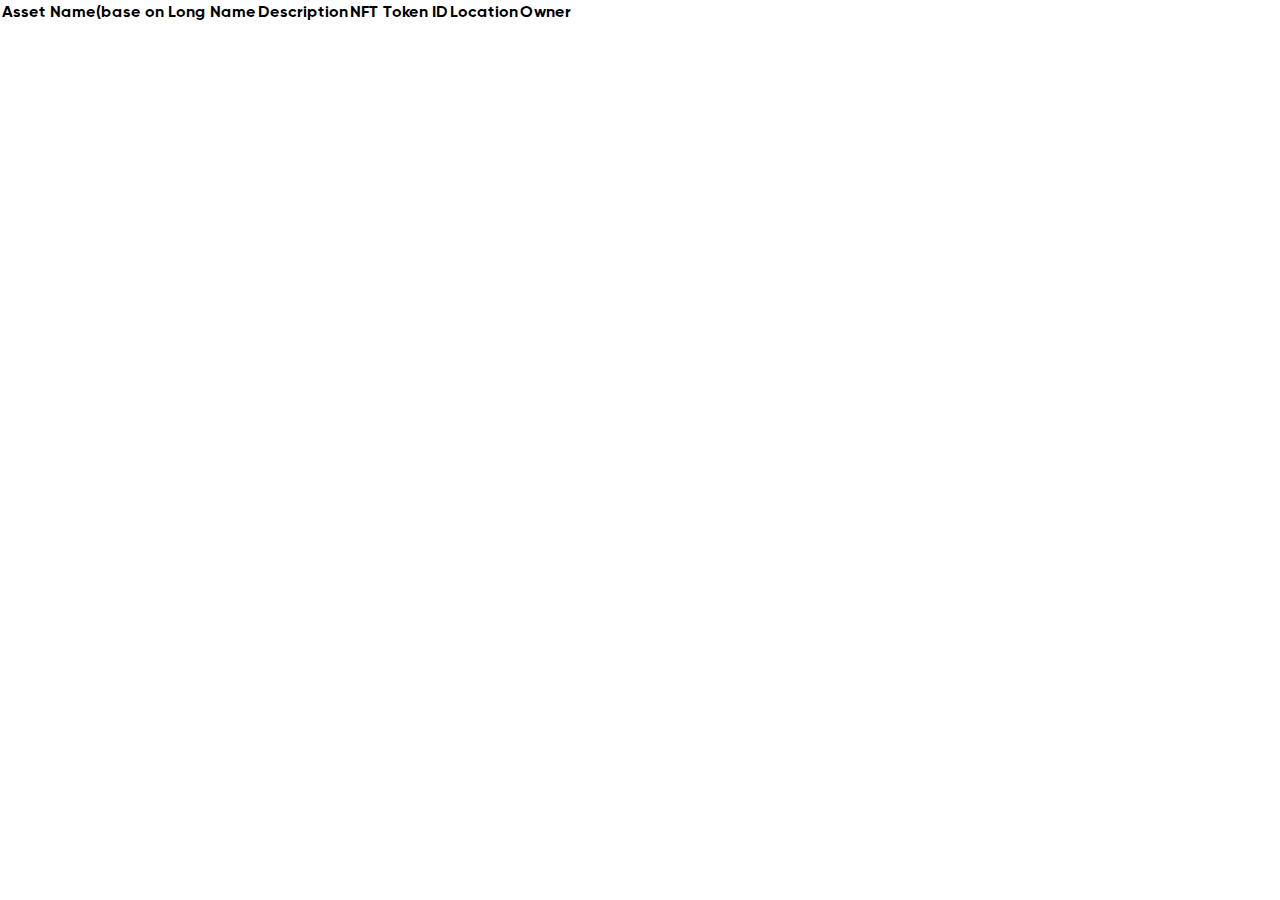
<file: assetlist.html>
<!DOCTYPE html>
<!--[if lt IE 7]>      <html class="no-js lt-ie9 lt-ie8 lt-ie7"> <![endif]-->
<!--[if IE 7]>         <html class="no-js lt-ie9 lt-ie8"> <![endif]-->
<!--[if IE 8]>         <html class="no-js lt-ie9"> <![endif]-->
<!--[if gt IE 8]>      <html class="no-js"> <!--<![endif]-->
<html>
    <head>
        <meta charset="utf-8">
        <meta http-equiv="X-UA-Compatible" content="IE=edge">
        <title>Detail Asset List</title>
        <meta name="description" content="">
        <meta name="viewport" content="width=device-width, initial-scale=1">
        <!-- Main CSS -->
        <link rel="stylesheet" type="text/css" href="assets/css/style.css" />
        <script src="assets/js/jquery-3.6.0.min.js"></script>
        <script type="text/javascript" src="js/app.js"></script>
    </head>
    <body>
        
        <div class="container">
            <nav>
                <table id="assetlist" class="assetlist" }>
                    <tr >
                        <th nowrap align="left">Asset Name(base on Long Name</th>
                        <th nowrap>Description</th>
                        <th nowrap>NFT Token ID</th>
                        <th nowrap>Location</th>
                        <th nowrap>Owner</th>
                    </tr>
                    <script>
                        //get array from storage session
                        let obj = JSON.parse( sessionStorage.getItem("assetbyproduct") );
                        let list = document.getElementById("assetlist");
                        for(var k in obj) {
                            let row = document.createElement("tr");
                            row.setAttribute("border", "thin solid black;")
                            //long name
                            let li_longname = document.createElement("td");
                                            li_longname.setAttribute("width","100")
                                            li_longname.setAttribute("border","2px")
                                            li_longname.innerText = obj[k].product.longName;
                                            row.appendChild(li_longname);

                                            //description
                                            let li_desc = document.createElement("td"); 
                                            //li_desc.setAttribute("colspan","50")
                                            li_desc.innerText = obj[k].product.description;
                                            row.appendChild(li_desc);

                                            //token id
                                            let li_token = document.createElement("td");
                                            //li_token.setAttribute("colspan","50")
                                            li_token.innerText = "123";
                                            row.appendChild(li_token)

                                            //Location
                                            let li_location = document.createElement("td");
                                            //li_location.setAttribute("colspan","50")
                                            li_location.innerText = "somewhere";
                                            row.appendChild(li_location)

                                            //owner
                                            let li_owner = document.createElement("td");
                                            //li_owner.setAttribute("colspan","50")
                                            li_owner.innerText = "Jay";
                                            row.appendChild(li_owner)
                            
                            list.appendChild(row);
                        }
                    </script>
                </table>
            </nav>
        </div>
        
        <script src="" async defer></script>
    </body>
</html>
</file>
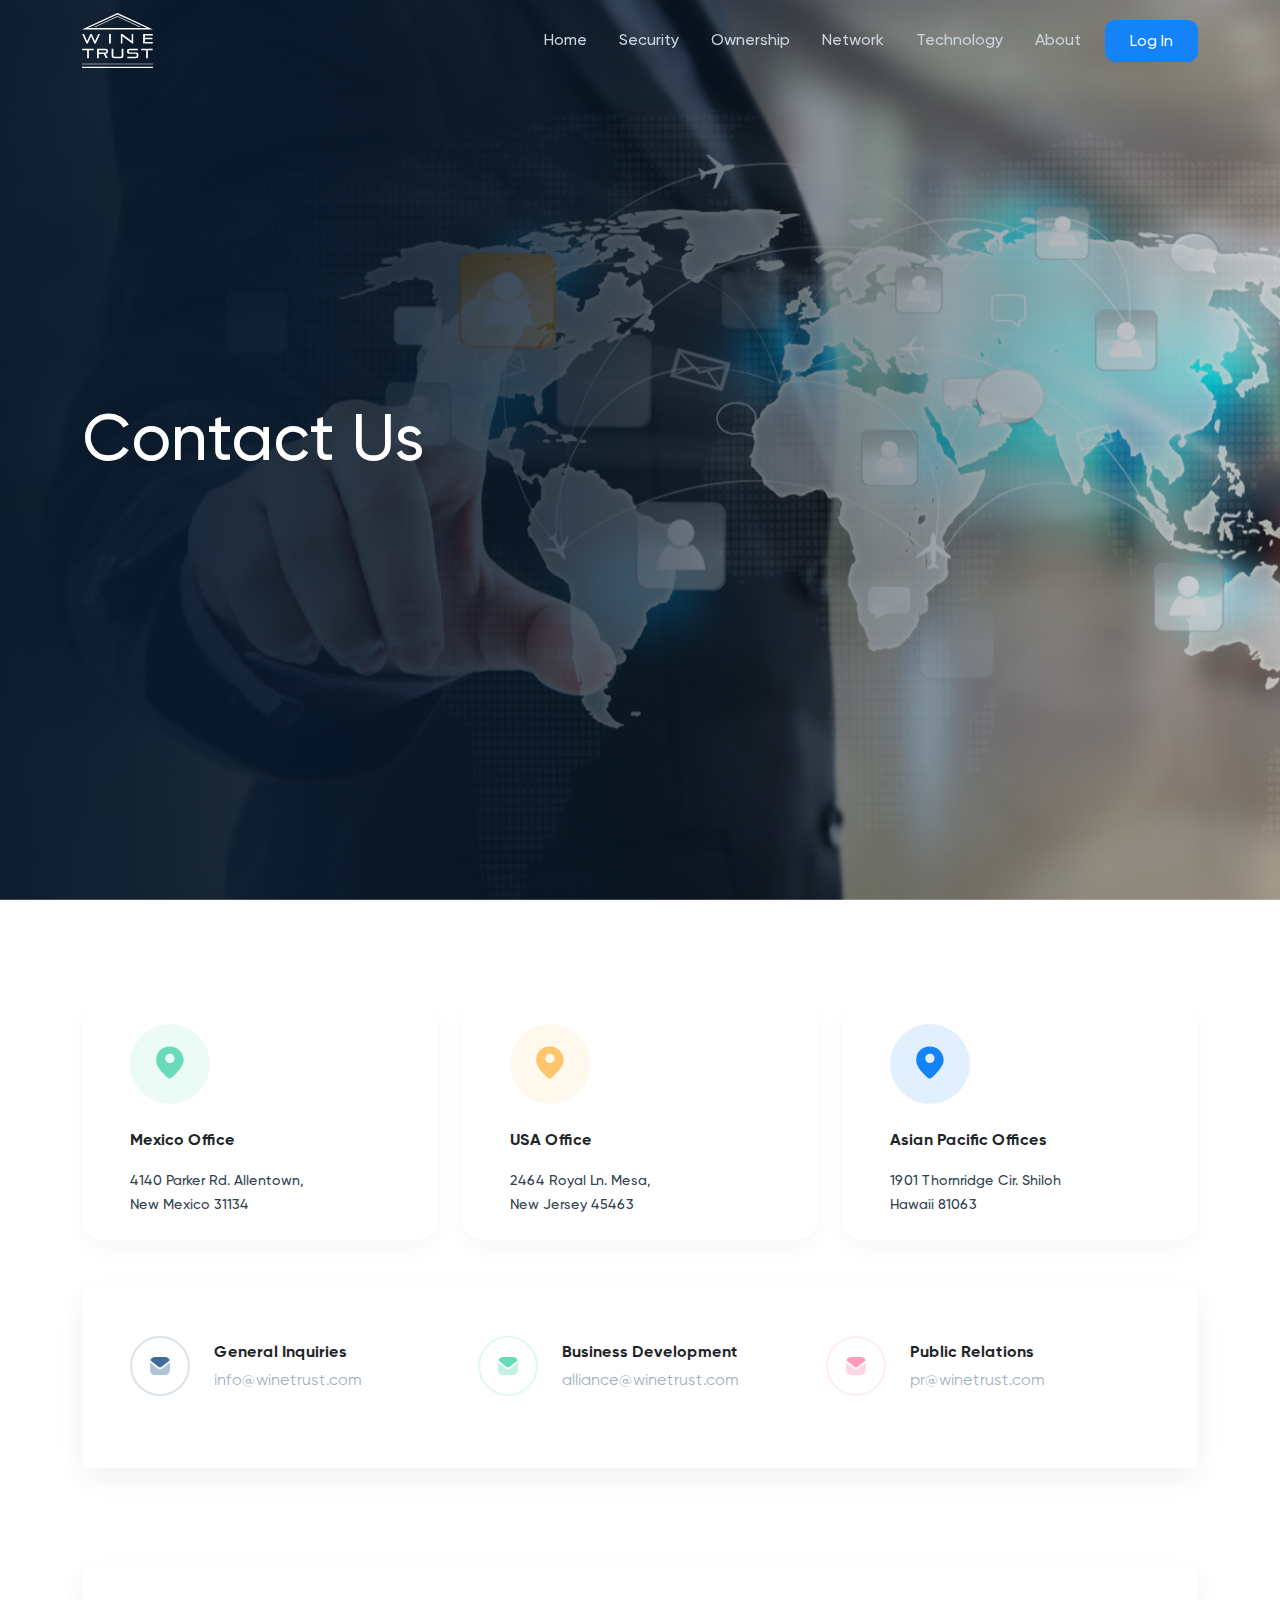
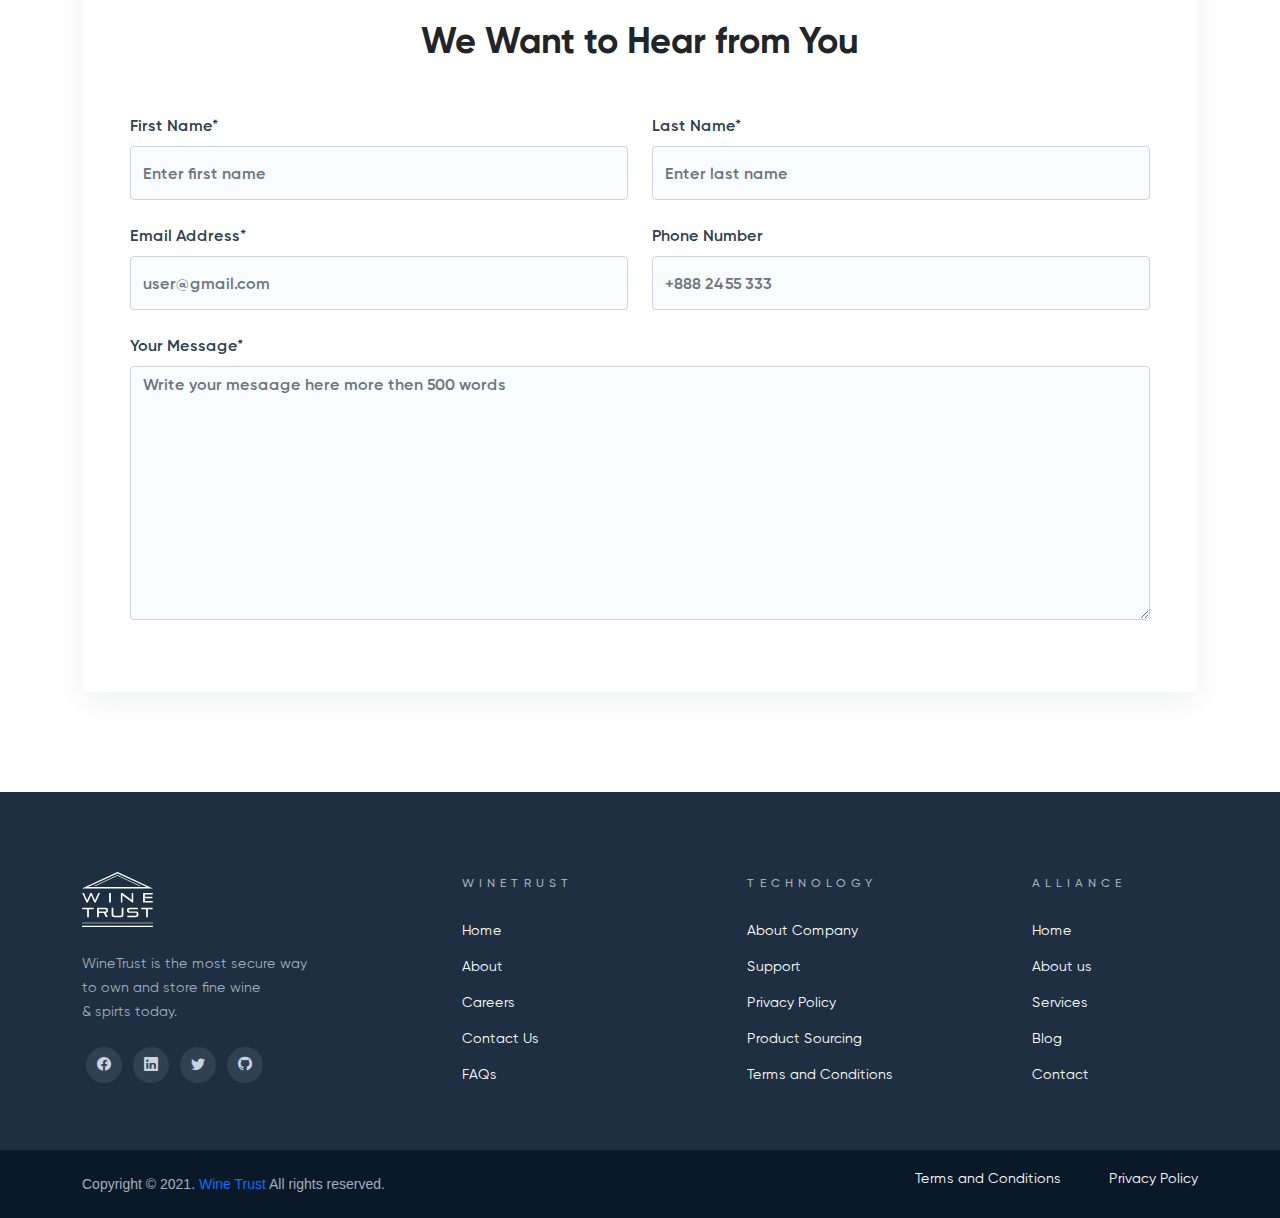
<file: contact.html>
<!DOCTYPE html>
<!--[if lt IE 7]>      <html class="no-js lt-ie9 lt-ie8 lt-ie7"> <![endif]-->
<!--[if IE 7]>         <html class="no-js lt-ie9 lt-ie8" lang="en-US"> <![endif]-->
<!--[if IE 8]>         <html class="no-js lt-ie9" lang="en-US"> <![endif]-->
<!--[if gt IE 8]><!-->
<!--<![endif]-->
<!--[if gte IE 9] <style type="text/css"> .gradient {filter: none;}</style><![endif]-->
<!--[if !IE]><html lang="en"><![endif]-->
<html lang="en-US" class="no-js">

<head>
    <meta charset="UTF-8" />
    <meta http-equiv="X-UA-Compatible" content="IE=edge" />
    <!-- Required meta tags for responsive -->
    <meta name="viewport" content="width=device-width, initial-scale=1, shrink-to-fit=no" />
    <!-- The above 3 meta tags *must* come first in the head; any other head content must come *after* these tags -->
    <!-- Favicon and touch icons -->
    <link rel="icon" type="image/png" sizes="16x16" href="assets/img/favicon/favicon-16x16.png" />
    <meta name="misapplication-TileColor" content="#ffffff" />
    <meta name="theme-color" content="#ffffff" />
    <!-- Twitter Card data -->
    <meta name="twitter:card" content="" />
    <meta name="twitter:site" content="@twitter_username" />
    <meta name="twitter:title" content="" />
    <meta name="twitter:description" content="" />
    <meta name="twitter:image" content="" />
    <!-- Open Graph data -->
    <meta property="og:title" content="" />
    <meta property="og:type" content="article" />
    <meta property="og:url" content="" />
    <meta property="og:image" content="" />
    <meta property="og:description" content="" />
    <meta property="og:site_name" content="R" />
    <meta property="fb:admins" content="Facebook numeric ID" />
    <!-- gmail verification -->
    <meta name="google-site-verification" content="" />
    <!-- Website title -->
    <title>Contact</title>
    <link rel="stylesheet" href="assets/css/bootstrap-icons.css" />
    <link rel="stylesheet" href="assets/css/bootstrap.min.css" />
    <link rel="stylesheet" href="assets/css/jarallax.css" />
    <!-- Main CSS -->
    <link rel="stylesheet" type="text/css" href="assets/css/style.css" />
    <!-- jquery -->
    <script src="assets/js/jquery-3.6.0.min.js"></script>
</head>

<body>
    <!-- Main Coding Start Here -->




     <!-- navbar -->
     <nav class="navbar navbar-expand-lg position-absolute top-0 start-0 w-100" style="z-index: 1000;">
        <div class="container">
            <a class="navbar-brand" href="index.html">
                <img src="assets/img/logo.svg" alt="logo" class="img-fluid" />
            </a>
            <div class="toggler d-lg-none d-flex align-items-center gap-3">
                <a class="nav-link btn btn-primary px-3 py-1 text-light is-rounded btn-login" href="#">Log In</a>
                <button class="navbar-toggler" type="button">
                    <svg width="24" height="24" viewBox="0 0 24 24" fill="none" xmlns="http://www.w3.org/2000/svg">
                        <path fill-rule="evenodd" clip-rule="evenodd"
                            d="M21.9 6.24074H2.1C1.49281 6.24074 1 5.73884 1 5.12037C1 4.5019 1.49281 4 2.1 4H21.9C22.5072 4.00004 23 4.50193 23 5.1204C23 5.73884 22.5072 6.24074 21.9 6.24074ZM11.3105 18.668H21.9C22.5072 18.668 23 19.1699 23 19.7883C23 20.4068 22.5072 20.9087 21.9 20.9087H11.3105C10.7033 20.9087 10.2105 20.4068 10.2105 19.7883C10.2105 19.1699 10.7033 18.668 11.3105 18.668ZM21.9 11.332H2.1C1.49281 11.332 1 11.834 1 12.4524C1 13.0709 1.49281 13.5728 2.1 13.5728H21.9C22.5072 13.5728 23 13.0709 23 12.4524C23 11.834 22.5072 11.332 21.9 11.332Z"
                            fill="white" />
                    </svg>
                </button>
            </div>
            <div class="collapse navbar-collapse" id="navToggle">
                <ul class="navbar-nav ms-auto mb-2 mb-lg-0">
                    <li class="nav-item">
                        <a class="nav-link mx-lg-2" aria-current="page" href="#">Home</a>
                    </li>
                    <li class="nav-item">
                        <a class="nav-link mx-lg-2" href="#">Security</a>
                    </li>
                    <li class="nav-item">
                        <a class="nav-link mx-lg-2" href="#">Ownership</a>
                    </li>
                    <li class="nav-item">
                        <a class="nav-link mx-lg-2" href="#">Network</a>
                    </li>
                    <li class="nav-item">
                        <a class="nav-link mx-lg-2" href="#">Technology</a>
                    </li>
                    <li class="nav-item">
                        <a class="nav-link mx-lg-2" href="#">About</a>
                    </li>
                    <li class="nav-item">
                        <a class="nav-link btn btn-primary px-4 text-light is-rounded btn-login ms-lg-2" href="#">Log In</a>
                    </li>
                </ul>
            </div>
        </div>
    </nav>
    <!-- navbar -->



    <!-- banner -->
    <section class="banner jarallax">
        <img class="jarallax-img img-fluid" src="assets/img/banner-img-10.png" alt="img" />
        <div class="container">
            <div class="row banner-content justify-content-center flex-column text-white">
                <div class="col-xl-10">
                    <h1 class="banner-title mb-4">Contact Us</h1>
                </div>
            </div>
        </div>
    </section>
    <!-- banner -->



    <!-- contact -->
    <section class="contact section-padding pb-0">
        <div class="container">
            <div class="row">
                <div class="col-xl-4 col-sm-6 mb-4">
                    <div class="spirits-owner-widget bg-white is-rounded p-4 px-lg-5 h-100">
                        <div class="mb-4">
                            <svg width="80" height="80" viewBox="0 0 80 80" fill="none" xmlns="http://www.w3.org/2000/svg">
                                <circle opacity="0.12" cx="40" cy="40" r="40" fill="#68DBBA" />
                                <path fill-rule="evenodd" clip-rule="evenodd"
                                    d="M26.168 36.25C26.168 28 31.668 22.5 39.918 22.5C47.5053 22.516 53.652 28.6627 53.668 36.25C53.668 40.5267 49.678 46.399 41.698 53.867C40.6794 54.8204 39.1082 54.8599 38.043 53.959C30.1263 47.2643 26.168 41.3613 26.168 36.25ZM39.918 39.0019C42.4491 39.0019 44.501 36.9501 44.501 34.4189C44.501 31.8878 42.4491 29.8359 39.918 29.8359C37.3868 29.8359 35.335 31.8878 35.335 34.4189C35.335 36.9501 37.3868 39.0019 39.918 39.0019H39.918Z"
                                    fill="#68DBBA" />
                            </svg>
                        </div>
                        <p class="mb-3 fw-bold text-dark"> Mexico Office </p>
                        <p class="mb-0">
                            <small>
                                4140 Parker Rd. Allentown, <br class="d-none d-xl-inline" /> New Mexico 31134
                            </small>
                        </p>
                    </div>
                </div>
                <div class="col-xl-4 col-sm-6 mb-4">
                    <div class="spirits-owner-widget bg-white is-rounded p-4 px-lg-5 h-100">
                        <div class="mb-4">
                            <svg width="80" height="80" viewBox="0 0 80 80" fill="none" xmlns="http://www.w3.org/2000/svg">
                                <circle opacity="0.12" cx="40" cy="40" r="40" fill="#FFC56D" />
                                <path fill-rule="evenodd" clip-rule="evenodd"
                                    d="M26.168 36.25C26.168 28 31.668 22.5 39.918 22.5C47.5053 22.516 53.652 28.6627 53.668 36.25C53.668 40.5267 49.678 46.399 41.698 53.867C40.6794 54.8204 39.1082 54.8599 38.043 53.959C30.1263 47.2643 26.168 41.3613 26.168 36.25ZM39.918 39.0019C42.4491 39.0019 44.501 36.9501 44.501 34.4189C44.501 31.8878 42.4491 29.8359 39.918 29.8359C37.3868 29.8359 35.335 31.8878 35.335 34.4189C35.335 36.9501 37.3868 39.0019 39.918 39.0019H39.918Z"
                                    fill="#FFC56D" />
                            </svg>
                        </div>
                        <p class="mb-3 fw-bold text-dark"> USA Office </p>
                        <p class="mb-0">
                            <small>
                                2464 Royal Ln. Mesa, <br class="d-none d-xl-inline" /> New Jersey 45463
                            </small>
                        </p>
                    </div>
                </div>
                <div class="col-xl-4 mb-4">
                    <div class="spirits-owner-widget bg-white is-rounded p-4 px-lg-5 h-100">
                        <div class="mb-4">
                            <svg width="80" height="80" viewBox="0 0 80 80" fill="none" xmlns="http://www.w3.org/2000/svg">
                                <circle opacity="0.12" cx="40" cy="40" r="40" fill="#1483F8" />
                                <path fill-rule="evenodd" clip-rule="evenodd"
                                    d="M26.168 36.25C26.168 28 31.668 22.5 39.918 22.5C47.5053 22.516 53.652 28.6627 53.668 36.25C53.668 40.5267 49.678 46.399 41.698 53.867C40.6794 54.8204 39.1082 54.8599 38.043 53.959C30.1263 47.2643 26.168 41.3613 26.168 36.25ZM39.918 39.0019C42.4491 39.0019 44.501 36.9501 44.501 34.4189C44.501 31.8878 42.4491 29.8359 39.918 29.8359C37.3868 29.8359 35.335 31.8878 35.335 34.4189C35.335 36.9501 37.3868 39.0019 39.918 39.0019H39.918Z"
                                    fill="#1483F8" />
                            </svg>
                        </div>
                        <p class="mb-3 fw-bold text-dark"> Asian Pacific Offices </p>
                        <p class="mb-0">
                            <small>
                                1901 Thornridge Cir. Shiloh <br class="d-none d-xl-inline" /> Hawaii 81063
                            </small>
                        </p>
                    </div>
                </div>
            </div>
        </div>
    </section>
    <!-- contact -->




    <!-- business-mail -->
    <section class="business-mail mt-4">
        <div class="container">
            <div class="mailing-address p-5 rounded">
                <div class="row">
                    <div class="col-lg-4">
                        <div class="mailAddressWidget d-flex align-items-center mb-4 gap-4">
                            <svg class="flex-shrink-0" width="60" height="60" viewBox="0 0 60 60" fill="none" xmlns="http://www.w3.org/2000/svg">
                                <circle opacity="0.2" cx="30" cy="30" r="29" stroke="#3F6C9B" stroke-width="2" />
                                <path opacity="0.4"
                                    d="M40 33.94C40 36.73 37.76 38.99 34.97 39H34.96H25.05C22.27 39 20 36.75 20 33.96V33.95C20 33.95 20.006 29.524 20.014 27.298C20.015 26.88 20.495 26.646 20.822 26.906C23.198 28.791 27.447 32.228 27.5 32.273C28.21 32.842 29.11 33.163 30.03 33.163C30.95 33.163 31.85 32.842 32.56 32.262C32.613 32.227 36.767 28.893 39.179 26.977C39.507 26.716 39.989 26.95 39.99 27.367C40 29.576 40 33.94 40 33.94Z"
                                    fill="#3F6C9B" />
                                <path
                                    d="M39.4759 23.674C38.6099 22.042 36.9059 21 35.0299 21H25.0499C23.1739 21 21.4699 22.042 20.6039 23.674C20.4099 24.039 20.5019 24.494 20.8249 24.752L28.2499 30.691C28.7699 31.111 29.3999 31.32 30.0299 31.32C30.0339 31.32 30.0369 31.32 30.0399 31.32C30.0429 31.32 30.0469 31.32 30.0499 31.32C30.6799 31.32 31.3099 31.111 31.8299 30.691L39.2549 24.752C39.5779 24.494 39.6699 24.039 39.4759 23.674Z"
                                    fill="#3F6C9B" />
                            </svg>
                            <div class="mailAddressWidget-content flex-grow-1">
                                <p class="mb-1 fw-bold text-dark">General Inquiries</p>
                                <p class="mb-0 text-muted">info@winetrust.com</p>
                            </div>
                        </div>
                    </div>
                    <div class="col-lg-4">
                        <div class="mailAddressWidget d-flex align-items-center mb-4 gap-4">
                            <svg class="flex-shrink-0" width="60" height="60" viewBox="0 0 60 60" fill="none" xmlns="http://www.w3.org/2000/svg">
                                <circle opacity="0.2" cx="30" cy="30" r="29" stroke="#68DBBA" stroke-width="2" />
                                <path opacity="0.4"
                                    d="M40 33.94C40 36.73 37.76 38.99 34.97 39H34.96H25.05C22.27 39 20 36.75 20 33.96V33.95C20 33.95 20.006 29.524 20.014 27.298C20.015 26.88 20.495 26.646 20.822 26.906C23.198 28.791 27.447 32.228 27.5 32.273C28.21 32.842 29.11 33.163 30.03 33.163C30.95 33.163 31.85 32.842 32.56 32.262C32.613 32.227 36.767 28.893 39.179 26.977C39.507 26.716 39.989 26.95 39.99 27.367C40 29.576 40 33.94 40 33.94Z"
                                    fill="#68DBBA" />
                                <path
                                    d="M39.4759 23.674C38.6099 22.042 36.9059 21 35.0299 21H25.0499C23.1739 21 21.4699 22.042 20.6039 23.674C20.4099 24.039 20.5019 24.494 20.8249 24.752L28.2499 30.691C28.7699 31.111 29.3999 31.32 30.0299 31.32C30.0339 31.32 30.0369 31.32 30.0399 31.32C30.0429 31.32 30.0469 31.32 30.0499 31.32C30.6799 31.32 31.3099 31.111 31.8299 30.691L39.2549 24.752C39.5779 24.494 39.6699 24.039 39.4759 23.674Z"
                                    fill="#68DBBA" />
                            </svg>
                            <div class="mailAddressWidget-content flex-grow-1">
                                <p class="mb-1 fw-bold text-dark">Business Development</p>
                                <p class="mb-0 text-muted">alliance@winetrust.com</p>
                            </div>
                        </div>
                    </div>
                    <div class="col-lg-4">
                        <div class="mailAddressWidget d-flex align-items-center mb-4 gap-4">
                            <svg class="flex-shrink-0" width="60" height="60" viewBox="0 0 60 60" fill="none" xmlns="http://www.w3.org/2000/svg">
                                <circle opacity="0.2" cx="30" cy="30" r="29" stroke="#FF99BE" stroke-width="2" />
                                <path opacity="0.4"
                                    d="M40 33.94C40 36.73 37.76 38.99 34.97 39H34.96H25.05C22.27 39 20 36.75 20 33.96V33.95C20 33.95 20.006 29.524 20.014 27.298C20.015 26.88 20.495 26.646 20.822 26.906C23.198 28.791 27.447 32.228 27.5 32.273C28.21 32.842 29.11 33.163 30.03 33.163C30.95 33.163 31.85 32.842 32.56 32.262C32.613 32.227 36.767 28.893 39.179 26.977C39.507 26.716 39.989 26.95 39.99 27.367C40 29.576 40 33.94 40 33.94Z"
                                    fill="#FF99BE" />
                                <path
                                    d="M39.4759 23.674C38.6099 22.042 36.9059 21 35.0299 21H25.0499C23.1739 21 21.4699 22.042 20.6039 23.674C20.4099 24.039 20.5019 24.494 20.8249 24.752L28.2499 30.691C28.7699 31.111 29.3999 31.32 30.0299 31.32C30.0339 31.32 30.0369 31.32 30.0399 31.32C30.0429 31.32 30.0469 31.32 30.0499 31.32C30.6799 31.32 31.3099 31.111 31.8299 30.691L39.2549 24.752C39.5779 24.494 39.6699 24.039 39.4759 23.674Z"
                                    fill="#FF99BE" />
                            </svg>
                            <div class="mailAddressWidget-content flex-grow-1">
                                <p class="mb-1 fw-bold text-dark">Public Relations</p>
                                <p class="mb-0 text-muted">pr@winetrust.com</p>
                            </div>
                        </div>
                    </div>
                </div>
            </div>
        </div>
    </section>
    <!-- business-mail -->



    <!-- contact-form -->
    <div class="contact-form section-padding">
        <div class="container">
            <form method="POST" action="#" class="p-5 rounded formWidget">
                <div class="section-header text-center mb-5">
                    <h2 class="title text-dark fw-bold"> We Want to Hear from You </h2>
                </div>
                <div class="row">
                    <div class="col-md-6">
                        <div class="mb-4">
                            <label for="#" class="form-label">First Name*</label>
                            <input type="text" class="form-control" id="#" placeholder="Enter first name" required />
                        </div>
                    </div>
                    <div class="col-md-6">
                        <div class="mb-4">
                            <label for="#" class="form-label">Last Name*</label>
                            <input type="text" class="form-control" id="#" placeholder="Enter last name" required />
                        </div>
                    </div>
                    <div class="col-md-6">
                        <div class="mb-4">
                            <label for="#" class="form-label">Email Address*</label>
                            <input type="email" class="form-control" id="#" placeholder="user@gmail.com" required />
                        </div>
                    </div>
                    <div class="col-md-6">
                        <div class="mb-4">
                            <label for="#" class="form-label">Phone Number</label>
                            <input type="text" class="form-control" id="#" placeholder="+888 2455 333" required />
                        </div>
                    </div>
                    <div class="col-md-12">
                        <div class="mb-4">
                            <label for="#" class="form-label">Your Message*</label>
                            <textarea class="form-control" name="" id="" cols="30" rows="10"
                                placeholder="Write your mesaage here more then 500 words"></textarea>
                        </div>
                    </div>
                </div>
            </form>
        </div>
    </div>
    <!-- contact-form -->




    <!-- footer -->
    <footer class="footer">
        <div class="footer-top py-5">
            <div class="container">
                <div class="row">
                    <div class="col-xl-4 col-sm-6">
                        <div class="footer-widget mb-5 mb-xl-0">
                            <a href="index.html" class="widget-title d-inline-block text-theme-blue mb-4">
                                <img src="assets/img/logo.svg" alt="logo" class="img-fluid" />
                            </a>
                            <p class="mb-4 text-muted">
                                <small>
                                    WineTrust is the most secure way <br class="d-xl-inline d-none" />
                                    to own and store fine wine <br class="d-xl-inline d-none" />
                                    & spirts today.
                                </small>
                            </p>
                            <ul class="social-network mb-0 list-unstyled d-flex align-items-center">
                                <li class="mx-1">
                                    <a href="#">
                                        <i class="bi bi-facebook"></i>
                                    </a>
                                </li>
                                <li class="mx-1">
                                    <a href="#">
                                        <i class="bi bi-linkedin"></i>
                                    </a>
                                </li>
                                <li class="mx-1">
                                    <a href="#">
                                        <i class="bi bi-twitter"></i>
                                    </a>
                                </li>
                                <li class="mx-1">
                                    <a href="#">
                                        <i class="bi bi-github"></i>
                                    </a>
                                </li>
                            </ul>
                        </div>
                    </div>
                    <div class="col-xl-3 col-6">
                        <div class="footer-widget mb-5 mb-xl-0">
                            <h3 class="widget-title text-uppercase mb-4">WINETRUST</h3>
                            <ul class="widget-links list-unstyled">
                                <li class="mb-2">
                                    <a href="#">Home</a>
                                </li>
                                <li class="mb-2">
                                    <a href="#">About</a>
                                </li>
                                <li class="mb-2">
                                    <a href="#">Careers</a>
                                </li>
                                <li class="mb-2">
                                    <a href="#">Contact Us</a>
                                </li>
                                <li class="mb-2">
                                    <a href="#">FAQs</a>
                                </li>
                            </ul>
                        </div>
                    </div>
                    <div class="col-xl-3 col-6">
                        <div class="footer-widget mb-5 mb-xl-0">
                            <h3 class="widget-title text-uppercase mb-4">TECHNOLOGY</h3>
                            <ul class="widget-links list-unstyled">
                                <li class="mb-2">
                                    <a href="#">About Company</a>
                                </li>
                                <li class="mb-2">
                                    <a href="#">Support</a>
                                </li>
                                <li class="mb-2">
                                    <a href="#">Privacy Policy</a>
                                </li>
                                <li class="mb-2">
                                    <a href="#">Product Sourcing</a>
                                </li>
                                <li class="mb-2">
                                    <a href="#">Terms and Conditions</a>
                                </li>
                            </ul>
                        </div>
                    </div>
                    <div class="col-xl-2 col-sm-6">
                        <div class="footer-widget mb-5 mb-xl-0">
                            <h3 class="widget-title text-uppercase mb-4">ALLIANCE</h3>
                            <ul class="widget-links list-unstyled">
                                <li class="mb-2">
                                    <a href="#">Home</a>
                                </li>
                                <li class="mb-2">
                                    <a href="#">About us</a>
                                </li>
                                <li class="mb-2">
                                    <a href="#">Services</a>
                                </li>
                                <li class="mb-2">
                                    <a href="#">Blog</a>
                                </li>
                                <li class="mb-2">
                                    <a href="#">Contact</a>
                                </li>
                            </ul>
                        </div>
                    </div>
                </div>
            </div>
        </div>
        <div class="footer-bottom py-3">
            <div class="container">
                <div class="row align-items-center">
                    <div class="col-md-6">
                        <p class="copy-right-text text-muted mb-3 mb-md-0">
                            Copyright © 2021. <a href="index.html" class="text-decoration-none" target="_blank">Wine Trust</a> All rights reserved.
                        </p>
                    </div>
                    <div class="col-md-6">
                        <ul class="mb-0 widget-links list-unstyled d-flex gap-5 align-items-center justify-content-md-end">
                            <li class="mb-2">
                                <a href="#">Terms and Conditions</a>
                            </li>
                            <li class="mb-2">
                                <a href="#">Privacy Policy</a>
                            </li>
                        </ul>
                    </div>
                </div>
            </div>
        </div>
    </footer>
    <!-- footer -->




    <!-- Main Coding End -->
    <!-- Include all compiled plugins (below), or include individual files as needed -->
    <!-- Script JS -->
    <script src="assets/js/jarallax.min.js"></script>
    <script src="assets/js/script.js"></script>
</body>

</html>
</file>
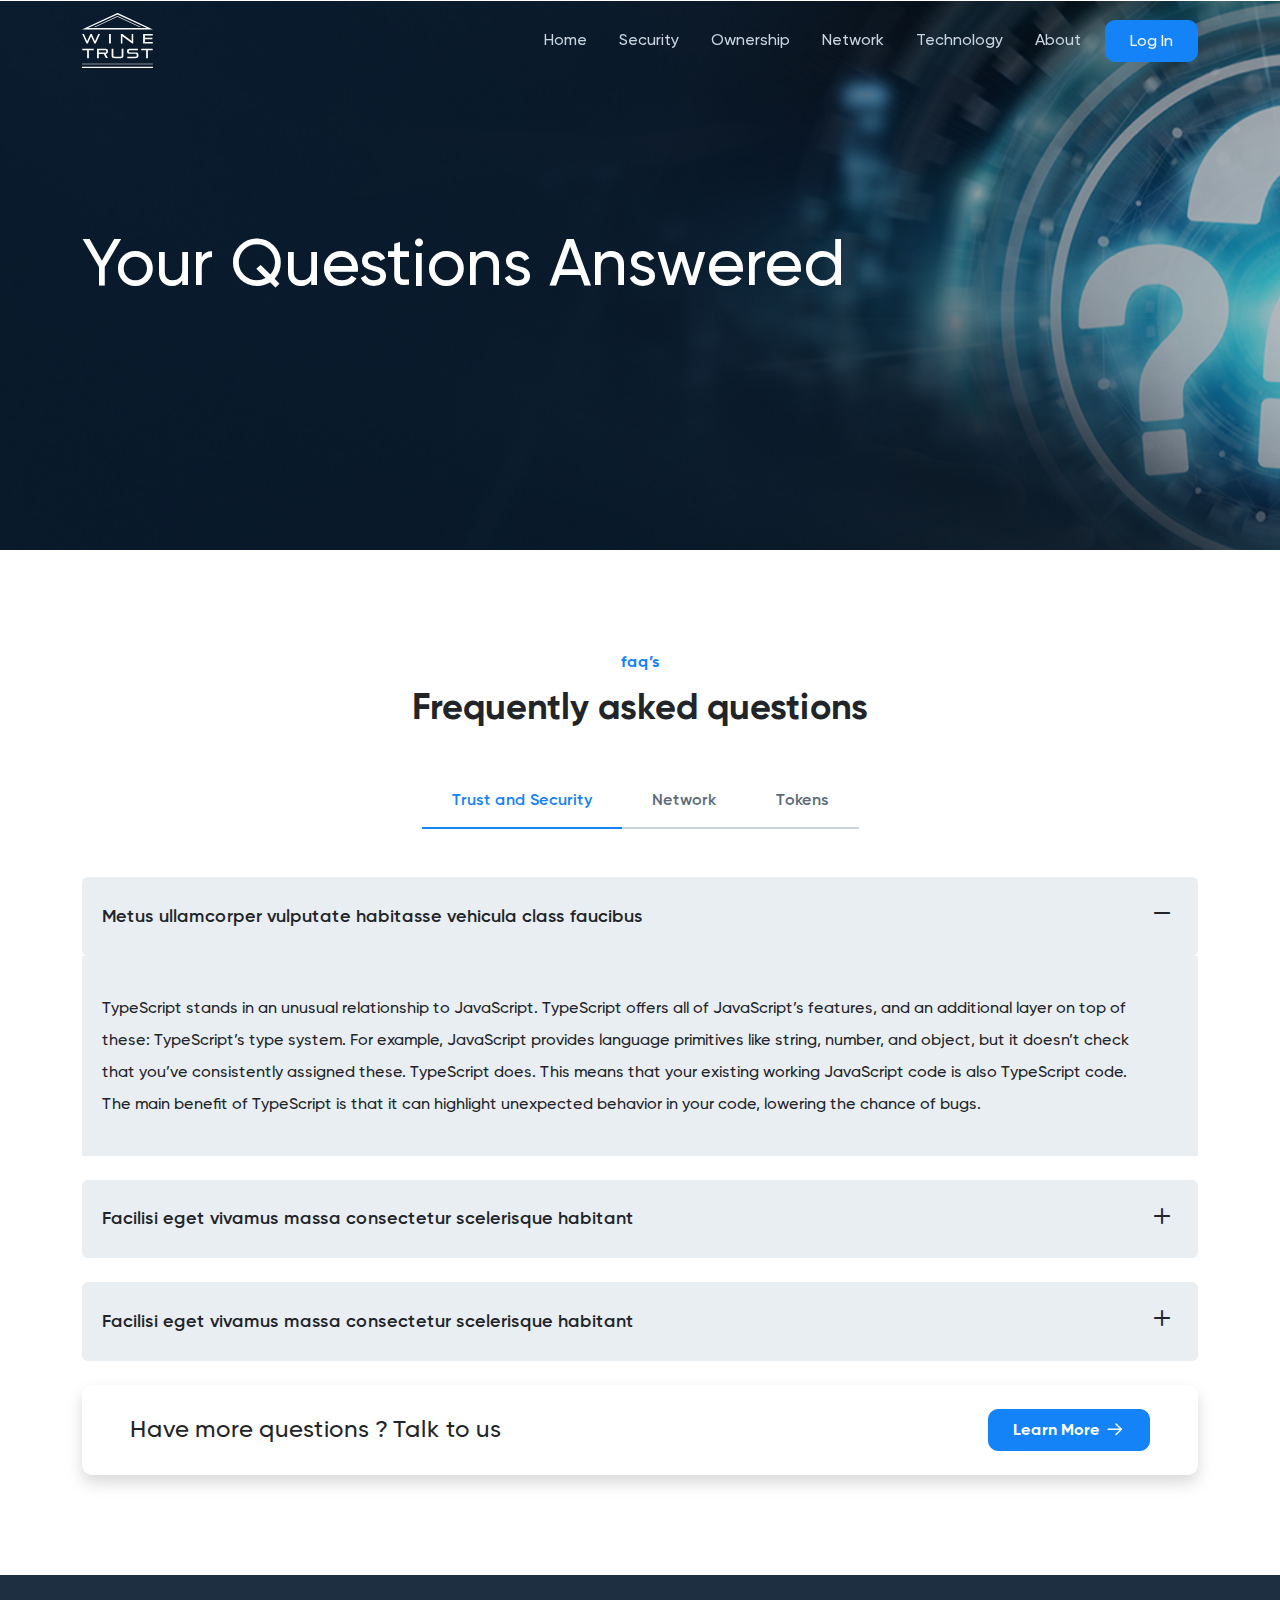
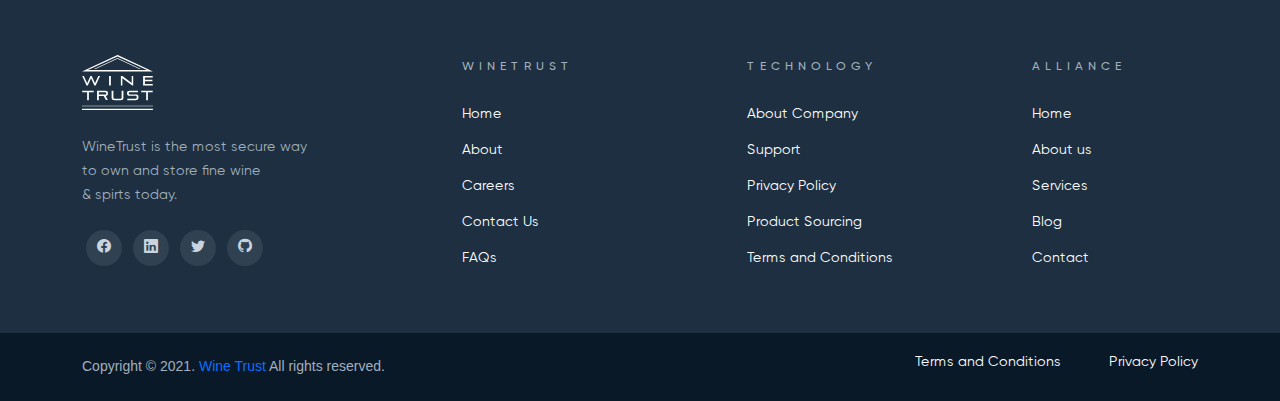
<file: faq.html>
<!DOCTYPE html>
<!--[if lt IE 7]>      <html class="no-js lt-ie9 lt-ie8 lt-ie7"> <![endif]-->
<!--[if IE 7]>         <html class="no-js lt-ie9 lt-ie8" lang="en-US"> <![endif]-->
<!--[if IE 8]>         <html class="no-js lt-ie9" lang="en-US"> <![endif]-->
<!--[if gt IE 8]><!-->
<!--<![endif]-->
<!--[if gte IE 9] <style type="text/css"> .gradient {filter: none;}</style><![endif]-->
<!--[if !IE]><html lang="en"><![endif]-->
<html lang="en-US" class="no-js">

<head>
    <meta charset="UTF-8" />
    <meta http-equiv="X-UA-Compatible" content="IE=edge" />
    <!-- Required meta tags for responsive -->
    <meta name="viewport" content="width=device-width, initial-scale=1, shrink-to-fit=no" />
    <!-- The above 3 meta tags *must* come first in the head; any other head content must come *after* these tags -->
    <!-- Favicon and touch icons -->
    <link rel="icon" type="image/png" sizes="16x16" href="assets/img/favicon/favicon-16x16.png" />
    <meta name="misapplication-TileColor" content="#ffffff" />
    <meta name="theme-color" content="#ffffff" />
    <!-- Twitter Card data -->
    <meta name="twitter:card" content="" />
    <meta name="twitter:site" content="@twitter_username" />
    <meta name="twitter:title" content="" />
    <meta name="twitter:description" content="" />
    <meta name="twitter:image" content="" />
    <!-- Open Graph data -->
    <meta property="og:title" content="" />
    <meta property="og:type" content="article" />
    <meta property="og:url" content="" />
    <meta property="og:image" content="" />
    <meta property="og:description" content="" />
    <meta property="og:site_name" content="R" />
    <meta property="fb:admins" content="Facebook numeric ID" />
    <!-- gmail verification -->
    <meta name="google-site-verification" content="" />
    <!-- Website title -->
    <title>Faq</title>
    <link rel="stylesheet" href="assets/css/bootstrap-icons.css" />
    <link rel="stylesheet" href="assets/css/bootstrap.min.css" />
    <link rel="stylesheet" href="assets/css/jarallax.css" />
    <!-- Main CSS -->
    <link rel="stylesheet" type="text/css" href="assets/css/style.css" />
    <!-- jquery -->
    <script src="assets/js/jquery-3.6.0.min.js"></script>
</head>

<body>
    <!-- Main Coding Start Here -->




    <!-- navbar -->
    <nav class="navbar navbar-expand-lg position-absolute top-0 start-0 w-100" style="z-index: 1000;">
        <div class="container">
            <a class="navbar-brand" href="index.html">
                <img src="assets/img/logo.svg" alt="logo" class="img-fluid" />
            </a>
            <div class="toggler d-lg-none d-flex align-items-center gap-3">
                <a class="nav-link btn btn-primary px-3 py-1 text-light is-rounded btn-login" href="#">Log In</a>
                <button class="navbar-toggler" type="button">
                    <svg width="24" height="24" viewBox="0 0 24 24" fill="none" xmlns="http://www.w3.org/2000/svg">
                        <path fill-rule="evenodd" clip-rule="evenodd"
                            d="M21.9 6.24074H2.1C1.49281 6.24074 1 5.73884 1 5.12037C1 4.5019 1.49281 4 2.1 4H21.9C22.5072 4.00004 23 4.50193 23 5.1204C23 5.73884 22.5072 6.24074 21.9 6.24074ZM11.3105 18.668H21.9C22.5072 18.668 23 19.1699 23 19.7883C23 20.4068 22.5072 20.9087 21.9 20.9087H11.3105C10.7033 20.9087 10.2105 20.4068 10.2105 19.7883C10.2105 19.1699 10.7033 18.668 11.3105 18.668ZM21.9 11.332H2.1C1.49281 11.332 1 11.834 1 12.4524C1 13.0709 1.49281 13.5728 2.1 13.5728H21.9C22.5072 13.5728 23 13.0709 23 12.4524C23 11.834 22.5072 11.332 21.9 11.332Z"
                            fill="white" />
                    </svg>
                </button>
            </div>
            <div class="collapse navbar-collapse" id="navToggle">
                <ul class="navbar-nav ms-auto mb-2 mb-lg-0">
                    <li class="nav-item">
                        <a class="nav-link mx-lg-2" aria-current="page" href="#">Home</a>
                    </li>
                    <li class="nav-item">
                        <a class="nav-link mx-lg-2" href="#">Security</a>
                    </li>
                    <li class="nav-item">
                        <a class="nav-link mx-lg-2" href="#">Ownership</a>
                    </li>
                    <li class="nav-item">
                        <a class="nav-link mx-lg-2" href="#">Network</a>
                    </li>
                    <li class="nav-item">
                        <a class="nav-link mx-lg-2" href="#">Technology</a>
                    </li>
                    <li class="nav-item">
                        <a class="nav-link mx-lg-2" href="#">About</a>
                    </li>
                    <li class="nav-item">
                        <a class="nav-link btn btn-primary px-4 text-light is-rounded btn-login ms-lg-2" href="#">Log In</a>
                    </li>
                </ul>
            </div>
        </div>
    </nav>
    <!-- navbar -->



    <!-- banner -->
    <section class="banner jarallax">
        <img class="jarallax-img img-fluid" src="assets/img/banner-img-7.png" alt="img" />
        <div class="container">
            <div class="row banner-content page-banner justify-content-center flex-column text-white">
                <div class="col-xl-9">
                    <h1 class="banner-title mb-4">Your Questions Answered</h1>
                </div>
            </div>
        </div>
    </section>
    <!-- banner -->





    <!-- faq -->
    <section class="faq section-padding">
        <div class="container">
            <div class="section-header text-center mb-5">
                <p class="text-clr-blue mb-2"><strong>faq’s</strong></p>
                <h2 class="title fw-bold"> Frequently asked questions </h2>
            </div>
            <div class="nav-pills-wrapper">
                <ul class="nav nav-pills justify-content-center mb-5" id="pills-tab" role="tablist">
                    <li class="nav-item" role="presentation">
                        <button class="nav-link active" data-bs-toggle="pill" data-bs-target="#pills-1" type="button">
                            Trust and Security
                        </button>
                    </li>
                    <li class="nav-item" role="presentation">
                        <button class="nav-link" data-bs-toggle="pill" data-bs-target="#pills-2" type="button">
                            Network
                        </button>
                    </li>
                    <li class="nav-item" role="presentation">
                        <button class="nav-link" data-bs-toggle="pill" data-bs-target="#pills-3" type="button">
                            Tokens
                        </button>
                    </li>
                </ul>
                <div class="tab-content">
                    <div class="tab-pane fade show active" id="pills-1" role="tabpanel">
                        <ul class="accordion-list list-unstyled mb-4 m-0 p-0">
                            <li class="accordion-list-item mb-4">
                                <h5 class="accordion-title d-flex align-items-center justify-content-between">
                                    Metus ullamcorper vulputate habitasse vehicula class faucibus <i class="fs-2 bi bi-dash"></i>
                                </h5>
                                <div class="accordion-desc">
                                    <p class="pe-5 pt-3 lh-lg">
                                        TypeScript stands in an unusual relationship to JavaScript. TypeScript offers all of JavaScript’s features,
                                        and an additional layer on top of these: TypeScript’s type system.
                                        For example, JavaScript provides language primitives like string, number, and object, but it doesn’t check that you’ve
                                        consistently assigned these. TypeScript does.
                                        This means that your existing working JavaScript code is also TypeScript code.
                                        The main benefit of TypeScript is that it can highlight unexpected behavior in your code, lowering the chance of bugs.
                                    </p>
                                </div>
                            </li>
                            <li class="accordion-list-item mb-4">
                                <h5 class="accordion-title d-flex align-items-center justify-content-between">
                                    Facilisi eget vivamus massa consectetur scelerisque habitant <i class="fs-2 bi bi-plus"></i>
                                </h5>
                                <div class="accordion-desc" style="display: none;">
                                    <p class="pt-3 pe-5 lh-lg">
                                        Lorem ipsum dolor sit amet consectetur adipisicing elit. Dolores quo animi enim illum doloremque quod quos quaerat
                                        quibusdam ullam magnam ab voluptates doloribus neque veritatis repellendus.
                                    </p>
                                </div>
                            </li>
                            <li class="accordion-list-item mb-4">
                                <h5 class="accordion-title d-flex align-items-center justify-content-between">
                                    Facilisi eget vivamus massa consectetur scelerisque habitant <i class="fs-2 bi bi-plus"></i>
                                </h5>
                                <div class="accordion-desc" style="display: none;">
                                    <p class="pt-3 pe-5 lh-lg">
                                        Lorem ipsum dolor sit amet consectetur adipisicing elit. Dolores quo animi enim illum doloremque quod quos quaerat
                                        quibusdam ullam magnam ab voluptates doloribus neque veritatis repellendus.
                                    </p>
                                </div>
                            </li>
                        </ul>
                    </div>
                    <div class="tab-pane fade" id="pills-2" role="tabpanel">
                        <ul class="accordion-list list-unstyled mb-4 m-0 p-0">
                            <li class="accordion-list-item mb-4">
                                <h5 class="accordion-title d-flex align-items-center justify-content-between">
                                    Metus ullamcorper vulputate habitasse vehicula class faucibus <i class="fs-2 bi bi-dash"></i>
                                </h5>
                                <div class="accordion-desc">
                                    <p class="pe-5 pt-3 lh-lg">
                                        TypeScript stands in an unusual relationship to JavaScript. TypeScript offers all of JavaScript’s features,
                                        and an additional layer on top of these: TypeScript’s type system.
                                        For example, JavaScript provides language primitives like string, number, and object, but it doesn’t check that you’ve
                                        consistently assigned these. TypeScript does.
                                        This means that your existing working JavaScript code is also TypeScript code.
                                        The main benefit of TypeScript is that it can highlight unexpected behavior in your code, lowering the chance of bugs.
                                    </p>
                                </div>
                            </li>
                        </ul>
                    </div>
                    <div class="tab-pane fade" id="pills-3" role="tabpanel">
                        <ul class="accordion-list list-unstyled mb-4 m-0 p-0">
                            <li class="accordion-list-item mb-4">
                                <h5 class="accordion-title d-flex align-items-center justify-content-between">
                                    Metus ullamcorper vulputate habitasse vehicula class faucibus <i class="fs-2 bi bi-dash"></i>
                                </h5>
                                <div class="accordion-desc">
                                    <p class="pe-5 pt-3 lh-lg">
                                        TypeScript stands in an unusual relationship to JavaScript. TypeScript offers all of JavaScript’s features,
                                        and an additional layer on top of these: TypeScript’s type system.
                                        For example, JavaScript provides language primitives like string, number, and object, but it doesn’t check that you’ve
                                        consistently assigned these. TypeScript does.
                                        This means that your existing working JavaScript code is also TypeScript code.
                                        The main benefit of TypeScript is that it can highlight unexpected behavior in your code, lowering the chance of bugs.
                                    </p>
                                </div>
                            </li>
                            <li class="accordion-list-item mb-4">
                                <h5 class="accordion-title d-flex align-items-center justify-content-between">
                                    Facilisi eget vivamus massa consectetur scelerisque habitant <i class="fs-2 bi bi-plus"></i>
                                </h5>
                                <div class="accordion-desc" style="display: none;">
                                    <p class="pt-3 pe-5 lh-lg">
                                        Lorem ipsum dolor sit amet consectetur adipisicing elit. Dolores quo animi enim illum doloremque quod quos quaerat
                                        quibusdam ullam magnam ab voluptates doloribus neque veritatis repellendus.
                                    </p>
                                </div>
                            </li>
                        </ul>
                    </div>
                </div>
            </div>

            <div class="have-more-question bg-white is-rounded shadow p-4 px-5 d-flex align-items-center justify-content-between">
                <h4 class="mb-0">Have more questions ? Talk to us</h4>
                <a href="#" class="btn btn-primary py-2 px-4 fw-bold is-rounded px-4 d-inline-flex align-items-center gap-1">
                    Learn More
                    <svg width="21" height="21" viewBox="0 0 21 21" fill="none" xmlns="http://www.w3.org/2000/svg">
                        <path d="M17.2812 10.2578H4.15625" stroke="#fff" stroke-width="1.5" stroke-linecap="round" stroke-linejoin="round" />
                        <path d="M11.9877 4.98837L17.2814 10.2594L11.9877 15.5312" stroke="#fff" stroke-width="1.5" stroke-linecap="round"
                            stroke-linejoin="round" />
                    </svg>
                </a>
            </div>
        </div>
    </section>
    <!-- faq -->





    <!-- footer -->
    <footer class="footer">
        <div class="footer-top py-5">
            <div class="container">
                <div class="row">
                    <div class="col-xl-4 col-sm-6">
                        <div class="footer-widget mb-5 mb-xl-0">
                            <a href="index.html" class="widget-title d-inline-block text-theme-blue mb-4">
                                <img src="assets/img/logo.svg" alt="logo" class="img-fluid" />
                            </a>
                            <p class="mb-4 text-muted">
                                <small>
                                    WineTrust is the most secure way <br class="d-xl-inline d-none" />
                                    to own and store fine wine <br class="d-xl-inline d-none" />
                                    & spirts today.
                                </small>
                            </p>
                            <ul class="social-network mb-0 list-unstyled d-flex align-items-center">
                                <li class="mx-1">
                                    <a href="#">
                                        <i class="bi bi-facebook"></i>
                                    </a>
                                </li>
                                <li class="mx-1">
                                    <a href="#">
                                        <i class="bi bi-linkedin"></i>
                                    </a>
                                </li>
                                <li class="mx-1">
                                    <a href="#">
                                        <i class="bi bi-twitter"></i>
                                    </a>
                                </li>
                                <li class="mx-1">
                                    <a href="#">
                                        <i class="bi bi-github"></i>
                                    </a>
                                </li>
                            </ul>
                        </div>
                    </div>
                    <div class="col-xl-3 col-6">
                        <div class="footer-widget mb-5 mb-xl-0">
                            <h3 class="widget-title text-uppercase mb-4">WINETRUST</h3>
                            <ul class="widget-links list-unstyled">
                                <li class="mb-2">
                                    <a href="#">Home</a>
                                </li>
                                <li class="mb-2">
                                    <a href="#">About</a>
                                </li>
                                <li class="mb-2">
                                    <a href="#">Careers</a>
                                </li>
                                <li class="mb-2">
                                    <a href="#">Contact Us</a>
                                </li>
                                <li class="mb-2">
                                    <a href="#">FAQs</a>
                                </li>
                            </ul>
                        </div>
                    </div>
                    <div class="col-xl-3 col-6">
                        <div class="footer-widget mb-5 mb-xl-0">
                            <h3 class="widget-title text-uppercase mb-4">TECHNOLOGY</h3>
                            <ul class="widget-links list-unstyled">
                                <li class="mb-2">
                                    <a href="#">About Company</a>
                                </li>
                                <li class="mb-2">
                                    <a href="#">Support</a>
                                </li>
                                <li class="mb-2">
                                    <a href="#">Privacy Policy</a>
                                </li>
                                <li class="mb-2">
                                    <a href="#">Product Sourcing</a>
                                </li>
                                <li class="mb-2">
                                    <a href="#">Terms and Conditions</a>
                                </li>
                            </ul>
                        </div>
                    </div>
                    <div class="col-xl-2 col-sm-6">
                        <div class="footer-widget mb-5 mb-xl-0">
                            <h3 class="widget-title text-uppercase mb-4">ALLIANCE</h3>
                            <ul class="widget-links list-unstyled">
                                <li class="mb-2">
                                    <a href="#">Home</a>
                                </li>
                                <li class="mb-2">
                                    <a href="#">About us</a>
                                </li>
                                <li class="mb-2">
                                    <a href="#">Services</a>
                                </li>
                                <li class="mb-2">
                                    <a href="#">Blog</a>
                                </li>
                                <li class="mb-2">
                                    <a href="#">Contact</a>
                                </li>
                            </ul>
                        </div>
                    </div>
                </div>
            </div>
        </div>
        <div class="footer-bottom py-3">
            <div class="container">
                <div class="row align-items-center">
                    <div class="col-md-6">
                        <p class="copy-right-text text-muted mb-3 mb-md-0">
                            Copyright © 2021. <a href="index.html" class="text-decoration-none" target="_blank">Wine Trust</a> All rights reserved.
                        </p>
                    </div>
                    <div class="col-md-6">
                        <ul class="mb-0 widget-links list-unstyled d-flex gap-5 align-items-center justify-content-md-end">
                            <li class="mb-2">
                                <a href="#">Terms and Conditions</a>
                            </li>
                            <li class="mb-2">
                                <a href="#">Privacy Policy</a>
                            </li>
                        </ul>
                    </div>
                </div>
            </div>
        </div>
    </footer>
    <!-- footer -->





    <!-- Main Coding End -->
    <!-- Include all compiled plugins (below), or include individual files as needed -->
    <!-- Script JS -->
    <script src="assets/js/jarallax.min.js"></script>
    <script src="assets/js/jquery-petty-accordion.js"></script>
    <script src="assets/js/script.js"></script>
</body>

</html>
</file>
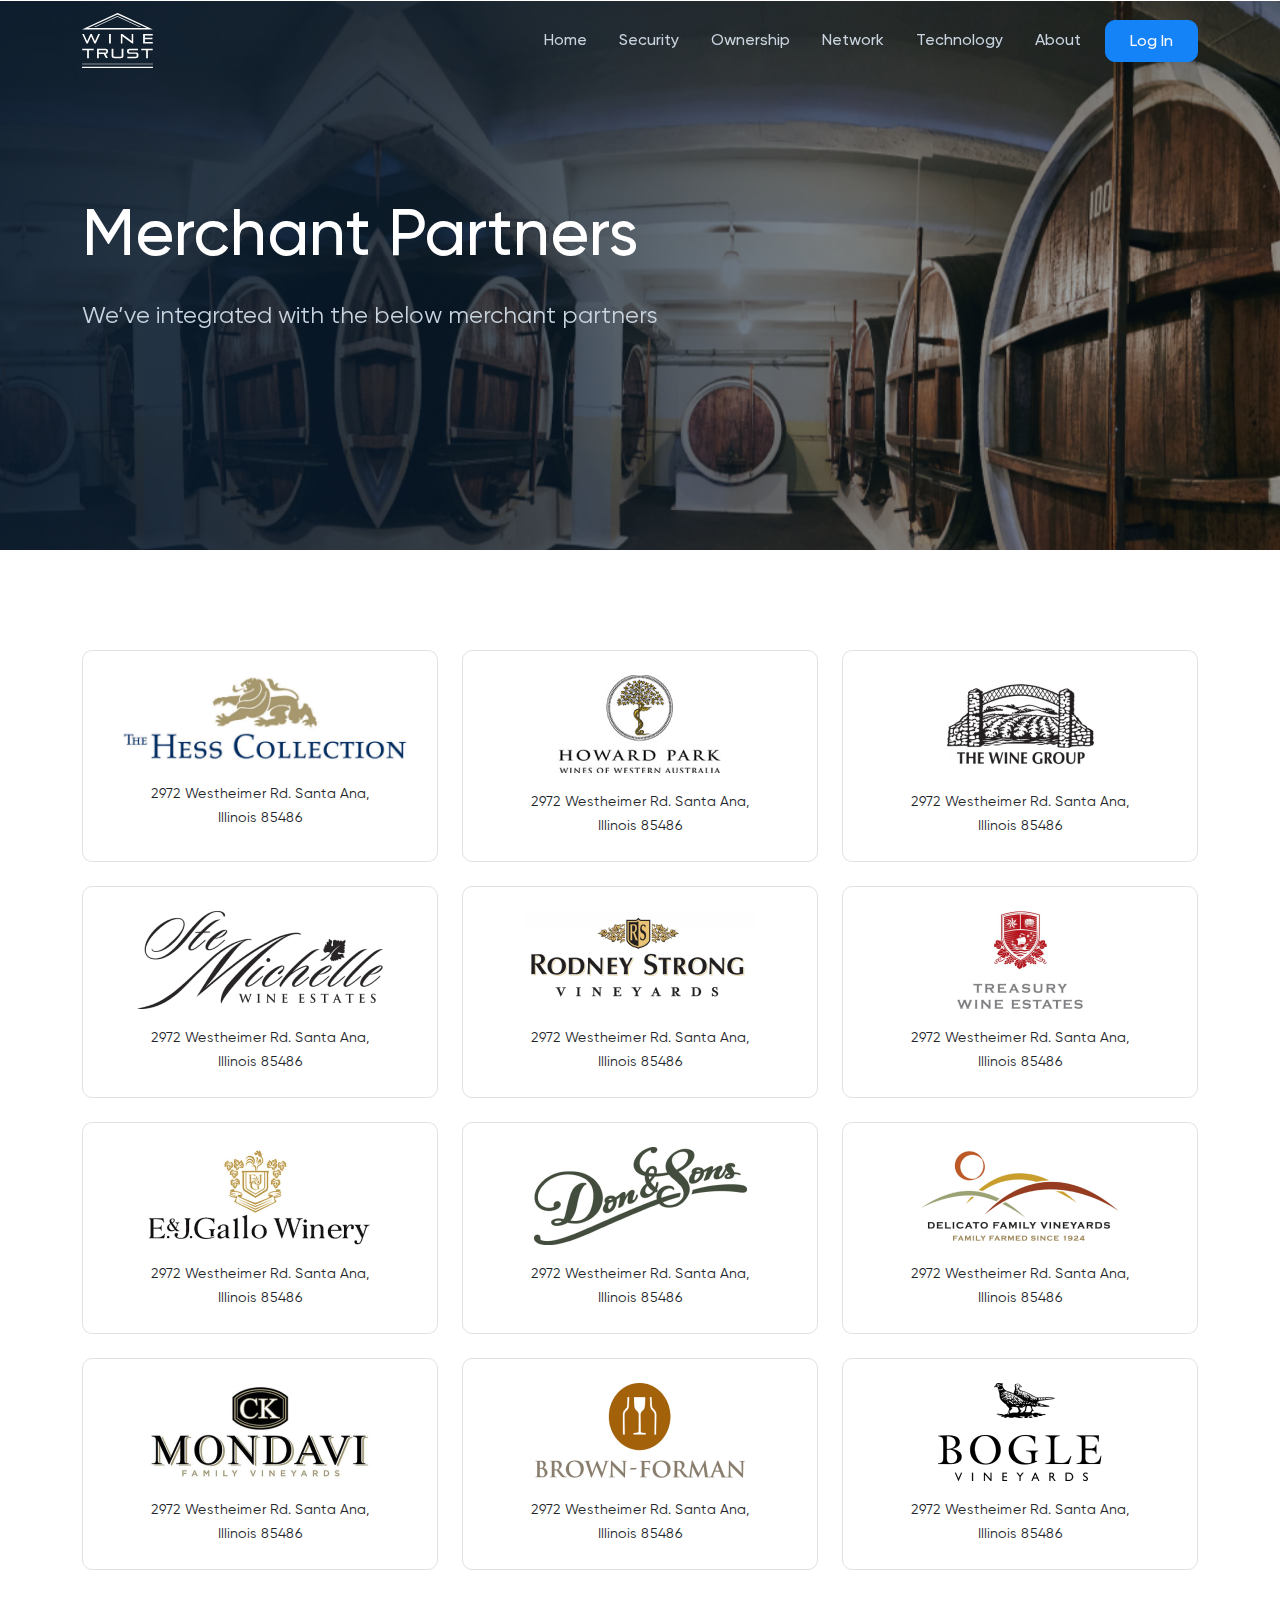
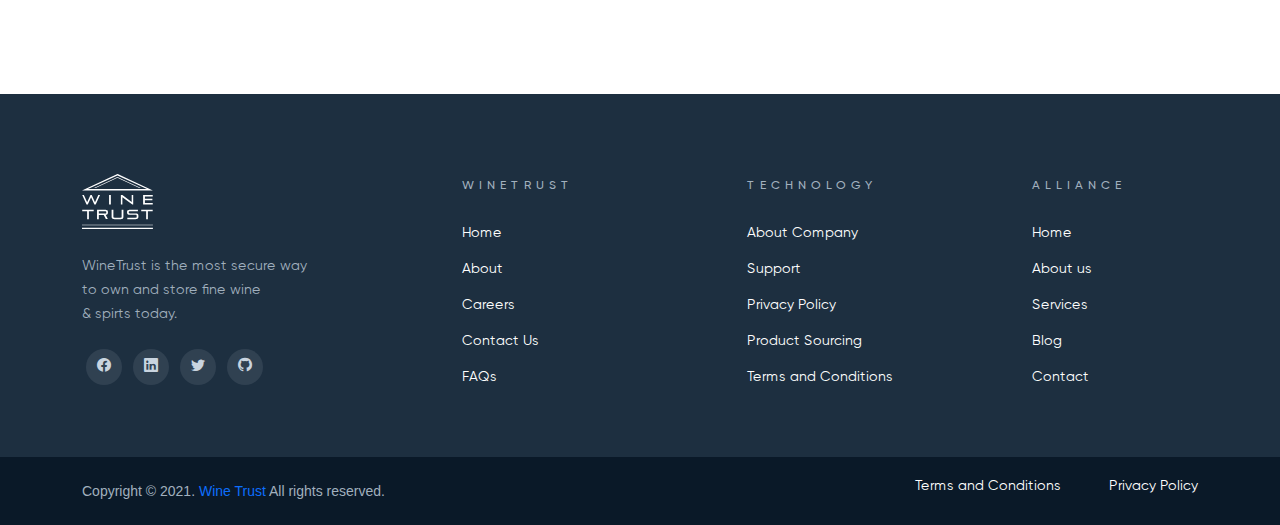
<file: merchant-partners.html>
<!DOCTYPE html>
<!--[if lt IE 7]>      <html class="no-js lt-ie9 lt-ie8 lt-ie7"> <![endif]-->
<!--[if IE 7]>         <html class="no-js lt-ie9 lt-ie8" lang="en-US"> <![endif]-->
<!--[if IE 8]>         <html class="no-js lt-ie9" lang="en-US"> <![endif]-->
<!--[if gt IE 8]><!-->
<!--<![endif]-->
<!--[if gte IE 9] <style type="text/css"> .gradient {filter: none;}</style><![endif]-->
<!--[if !IE]><html lang="en"><![endif]-->
<html lang="en-US" class="no-js">

<head>
    <meta charset="UTF-8" />
    <meta http-equiv="X-UA-Compatible" content="IE=edge" />
    <!-- Required meta tags for responsive -->
    <meta name="viewport" content="width=device-width, initial-scale=1, shrink-to-fit=no" />
    <!-- The above 3 meta tags *must* come first in the head; any other head content must come *after* these tags -->
    <!-- Favicon and touch icons -->
    <link rel="icon" type="image/png" sizes="16x16" href="assets/img/favicon/favicon-16x16.png" />
    <meta name="misapplication-TileColor" content="#ffffff" />
    <meta name="theme-color" content="#ffffff" />
    <!-- Twitter Card data -->
    <meta name="twitter:card" content="" />
    <meta name="twitter:site" content="@twitter_username" />
    <meta name="twitter:title" content="" />
    <meta name="twitter:description" content="" />
    <meta name="twitter:image" content="" />
    <!-- Open Graph data -->
    <meta property="og:title" content="" />
    <meta property="og:type" content="article" />
    <meta property="og:url" content="" />
    <meta property="og:image" content="" />
    <meta property="og:description" content="" />
    <meta property="og:site_name" content="R" />
    <meta property="fb:admins" content="Facebook numeric ID" />
    <!-- gmail verification -->
    <meta name="google-site-verification" content="" />
    <!-- Website title -->
    <title>Merchant Partners</title>
    <link rel="stylesheet" href="assets/css/bootstrap-icons.css" />
    <link rel="stylesheet" href="assets/css/bootstrap.min.css" />
    <link rel="stylesheet" href="assets/css/jarallax.css" />
    <!-- Main CSS -->
    <link rel="stylesheet" type="text/css" href="assets/css/style.css" />
    <!-- jquery -->
    <script src="assets/js/jquery-3.6.0.min.js"></script>
</head>

<body>
    <!-- Main Coding Start Here -->




     <!-- navbar -->
     <nav class="navbar navbar-expand-lg position-absolute top-0 start-0 w-100" style="z-index: 1000;">
        <div class="container">
            <a class="navbar-brand" href="index.html">
                <img src="assets/img/logo.svg" alt="logo" class="img-fluid" />
            </a>
            <div class="toggler d-lg-none d-flex align-items-center gap-3">
                <a class="nav-link btn btn-primary px-3 py-1 text-light is-rounded btn-login" href="#">Log In</a>
                <button class="navbar-toggler" type="button">
                    <svg width="24" height="24" viewBox="0 0 24 24" fill="none" xmlns="http://www.w3.org/2000/svg">
                        <path fill-rule="evenodd" clip-rule="evenodd"
                            d="M21.9 6.24074H2.1C1.49281 6.24074 1 5.73884 1 5.12037C1 4.5019 1.49281 4 2.1 4H21.9C22.5072 4.00004 23 4.50193 23 5.1204C23 5.73884 22.5072 6.24074 21.9 6.24074ZM11.3105 18.668H21.9C22.5072 18.668 23 19.1699 23 19.7883C23 20.4068 22.5072 20.9087 21.9 20.9087H11.3105C10.7033 20.9087 10.2105 20.4068 10.2105 19.7883C10.2105 19.1699 10.7033 18.668 11.3105 18.668ZM21.9 11.332H2.1C1.49281 11.332 1 11.834 1 12.4524C1 13.0709 1.49281 13.5728 2.1 13.5728H21.9C22.5072 13.5728 23 13.0709 23 12.4524C23 11.834 22.5072 11.332 21.9 11.332Z"
                            fill="white" />
                    </svg>
                </button>
            </div>
            <div class="collapse navbar-collapse" id="navToggle">
                <ul class="navbar-nav ms-auto mb-2 mb-lg-0">
                    <li class="nav-item">
                        <a class="nav-link mx-lg-2" aria-current="page" href="#">Home</a>
                    </li>
                    <li class="nav-item">
                        <a class="nav-link mx-lg-2" href="#">Security</a>
                    </li>
                    <li class="nav-item">
                        <a class="nav-link mx-lg-2" href="#">Ownership</a>
                    </li>
                    <li class="nav-item">
                        <a class="nav-link mx-lg-2" href="#">Network</a>
                    </li>
                    <li class="nav-item">
                        <a class="nav-link mx-lg-2" href="#">Technology</a>
                    </li>
                    <li class="nav-item">
                        <a class="nav-link mx-lg-2" href="#">About</a>
                    </li>
                    <li class="nav-item">
                        <a class="nav-link btn btn-primary px-4 text-light is-rounded btn-login ms-lg-2" href="#">Log In</a>
                    </li>
                </ul>
            </div>
        </div>
    </nav>
    <!-- navbar -->




    <!-- banner -->
    <section class="banner jarallax">
        <img class="jarallax-img img-fluid" src="assets/img/banner-img-9.png" alt="img" />
        <div class="container">
            <div class="row banner-content page-banner justify-content-center flex-column text-white">
                <div class="col-xl-7">
                    <h1 class="banner-title mb-4">Merchant Partners</h1>
                    <p class="banner-sub-title mb-4">
                        We’ve integrated with the below merchant partners
                    </p>
                </div>
            </div>
        </div>
    </section>
    <!-- banner -->




    <!-- partners -->
    <section class="partners section-padding">
        <div class="container">
            <div class="row text-center">
                <div class="col-xl-4 col-sm-6 mb-4">
                    <div class="partner-widget bg-white border p-4 is-rounded  h-100">
                        <img src="assets/img/pertner-1.png" alt="img" class="img-fluid mb-3"  />
                        <p class="mb-0 text-dark">
                            <small>2972 Westheimer Rd. Santa Ana, <br class="d-none d-xl-inline" /> Illinois 85486 </small>
                        </p>
                    </div>
                </div>
                <div class="col-xl-4 col-sm-6 mb-4">
                    <div class="partner-widget bg-white border p-4 is-rounded  h-100">
                        <img src="assets/img/pertner-2.png" alt="img" class="img-fluid mb-3"  />
                        <p class="mb-0 text-dark">
                            <small>2972 Westheimer Rd. Santa Ana, <br class="d-none d-xl-inline" /> Illinois 85486 </small>
                        </p>
                    </div>
                </div>
                <div class="col-xl-4 col-sm-6 mb-4">
                    <div class="partner-widget bg-white border p-4 is-rounded  h-100">
                        <img src="assets/img/pertner-3.png" alt="img"  class="img-fluid mb-3"  />
                        <p class="mb-0 text-dark">
                            <small>2972 Westheimer Rd. Santa Ana, <br class="d-none d-xl-inline" /> Illinois 85486 </small>
                        </p>
                    </div>
                </div>
                <div class="col-xl-4 col-sm-6 mb-4">
                    <div class="partner-widget bg-white border p-4 is-rounded  h-100">
                        <img src="assets/img/pertner-4.png" alt="img"  class="img-fluid mb-3"  />
                        <p class="mb-0 text-dark">
                            <small>2972 Westheimer Rd. Santa Ana, <br class="d-none d-xl-inline" /> Illinois 85486 </small>
                        </p>
                    </div>
                </div>
                <div class="col-xl-4 col-sm-6 mb-4">
                    <div class="partner-widget bg-white border p-4 is-rounded  h-100">
                        <img src="assets/img/pertner-5.png" alt="img"  class="img-fluid mb-3"  />
                        <p class="mb-0 text-dark">
                            <small>2972 Westheimer Rd. Santa Ana, <br class="d-none d-xl-inline" /> Illinois 85486 </small>
                        </p>
                    </div>
                </div>
                <div class="col-xl-4 col-sm-6 mb-4">
                    <div class="partner-widget bg-white border p-4 is-rounded  h-100">
                        <img src="assets/img/pertner-6.png" alt="img"  class="img-fluid mb-3"  />
                        <p class="mb-0 text-dark">
                            <small>2972 Westheimer Rd. Santa Ana, <br class="d-none d-xl-inline" /> Illinois 85486 </small>
                        </p>
                    </div>
                </div>
                <div class="col-xl-4 col-sm-6 mb-4">
                    <div class="partner-widget bg-white border p-4 is-rounded  h-100">
                        <img src="assets/img/pertner-7.png" alt="img"  class="img-fluid mb-3"  />
                        <p class="mb-0 text-dark">
                            <small>2972 Westheimer Rd. Santa Ana, <br class="d-none d-xl-inline" /> Illinois 85486 </small>
                        </p>
                    </div>
                </div>
                <div class="col-xl-4 col-sm-6 mb-4">
                    <div class="partner-widget bg-white border p-4 is-rounded  h-100">
                        <img src="assets/img/pertner-8.png" alt="img"  class="img-fluid mb-3"  />
                        <p class="mb-0 text-dark">
                            <small>2972 Westheimer Rd. Santa Ana, <br class="d-none d-xl-inline" /> Illinois 85486 </small>
                        </p>
                    </div>
                </div>
                <div class="col-xl-4 col-sm-6 mb-4">
                    <div class="partner-widget bg-white border p-4 is-rounded  h-100">
                        <img src="assets/img/pertner-9.png" alt="img"  class="img-fluid mb-3"  />
                        <p class="mb-0 text-dark">
                            <small>2972 Westheimer Rd. Santa Ana, <br class="d-none d-xl-inline" /> Illinois 85486 </small>
                        </p>
                    </div>
                </div>
                <div class="col-xl-4 col-sm-6 mb-4">
                    <div class="partner-widget bg-white border p-4 is-rounded  h-100">
                        <img src="assets/img/pertner-10.png" alt="img"  class="img-fluid mb-3"  />
                        <p class="mb-0 text-dark">
                            <small>2972 Westheimer Rd. Santa Ana, <br class="d-none d-xl-inline" /> Illinois 85486 </small>
                        </p>
                    </div>
                </div>
                <div class="col-xl-4 col-sm-6 mb-4">
                    <div class="partner-widget bg-white border p-4 is-rounded  h-100">
                        <img src="assets/img/pertner-11.png" alt="img"  class="img-fluid mb-3"  />
                        <p class="mb-0 text-dark">
                            <small>2972 Westheimer Rd. Santa Ana, <br class="d-none d-xl-inline" /> Illinois 85486 </small>
                        </p>
                    </div>
                </div>
                <div class="col-xl-4 col-sm-6 mb-4 mb-4">
                    <div class="partner-widget bg-white border p-4 is-rounded h-100">
                        <img src="assets/img/pertner-12.png" alt="img"  class="img-fluid mb-3"  />
                        <p class="mb-0 text-dark">
                            <small>2972 Westheimer Rd. Santa Ana, <br class="d-none d-xl-inline" /> Illinois 85486 </small>
                        </p>
                    </div>
                </div>
            </div>
        </div>
    </section>
    <!-- partners -->





    <!-- footer -->
    <footer class="footer">
        <div class="footer-top py-5">
            <div class="container">
                <div class="row">
                    <div class="col-xl-4 col-sm-6 mb-4">
                        <div class="footer-widget mb-5 mb-xl-0">
                            <a href="index.html" class="widget-title d-inline-block text-theme-blue mb-4">
                                <img src="assets/img/logo.svg" alt="logo" class="img-fluid" />
                            </a>
                            <p class="mb-4 text-muted">
                                <small>
                                    WineTrust is the most secure way <br class="d-xl-inline d-none" />
                                    to own and store fine wine <br class="d-xl-inline d-none" />
                                    & spirts today.
                                </small>
                            </p>
                            <ul class="social-network mb-0 list-unstyled d-flex align-items-center">
                                <li class="mx-1">
                                    <a href="#">
                                        <i class="bi bi-facebook"></i>
                                    </a>
                                </li>
                                <li class="mx-1">
                                    <a href="#">
                                        <i class="bi bi-linkedin"></i>
                                    </a>
                                </li>
                                <li class="mx-1">
                                    <a href="#">
                                        <i class="bi bi-twitter"></i>
                                    </a>
                                </li>
                                <li class="mx-1">
                                    <a href="#">
                                        <i class="bi bi-github"></i>
                                    </a>
                                </li>
                            </ul>
                        </div>
                    </div>
                    <div class="col-xl-3 col-6">
                        <div class="footer-widget mb-5 mb-xl-0">
                            <h3 class="widget-title text-uppercase mb-4">WINETRUST</h3>
                            <ul class="widget-links list-unstyled">
                                <li class="mb-2">
                                    <a href="#">Home</a>
                                </li>
                                <li class="mb-2">
                                    <a href="#">About</a>
                                </li>
                                <li class="mb-2">
                                    <a href="#">Careers</a>
                                </li>
                                <li class="mb-2">
                                    <a href="#">Contact Us</a>
                                </li>
                                <li class="mb-2">
                                    <a href="#">FAQs</a>
                                </li>
                            </ul>
                        </div>
                    </div>
                    <div class="col-xl-3 col-6">
                        <div class="footer-widget mb-5 mb-xl-0">
                            <h3 class="widget-title text-uppercase mb-4">TECHNOLOGY</h3>
                            <ul class="widget-links list-unstyled">
                                <li class="mb-2">
                                    <a href="#">About Company</a>
                                </li>
                                <li class="mb-2">
                                    <a href="#">Support</a>
                                </li>
                                <li class="mb-2">
                                    <a href="#">Privacy Policy</a>
                                </li>
                                <li class="mb-2">
                                    <a href="#">Product Sourcing</a>
                                </li>
                                <li class="mb-2">
                                    <a href="#">Terms and Conditions</a>
                                </li>
                            </ul>
                        </div>
                    </div>
                    <div class="col-xl-2 col-sm-6">
                        <div class="footer-widget mb-5 mb-xl-0">
                            <h3 class="widget-title text-uppercase mb-4">ALLIANCE</h3>
                            <ul class="widget-links list-unstyled">
                                <li class="mb-2">
                                    <a href="#">Home</a>
                                </li>
                                <li class="mb-2">
                                    <a href="#">About us</a>
                                </li>
                                <li class="mb-2">
                                    <a href="#">Services</a>
                                </li>
                                <li class="mb-2">
                                    <a href="#">Blog</a>
                                </li>
                                <li class="mb-2">
                                    <a href="#">Contact</a>
                                </li>
                            </ul>
                        </div>
                    </div>
                </div>
            </div>
        </div>
        <div class="footer-bottom py-3">
            <div class="container">
                <div class="row align-items-center">
                    <div class="col-md-6">
                        <p class="copy-right-text text-muted mb-3 mb-md-0">
                            Copyright © 2021. <a href="index.html" class="text-decoration-none" target="_blank">Wine Trust</a> All rights reserved.
                        </p>
                    </div>
                    <div class="col-md-6">
                        <ul class="mb-0 widget-links list-unstyled d-flex gap-5 align-items-center justify-content-md-end">
                            <li class="mb-2">
                                <a href="#">Terms and Conditions</a>
                            </li>
                            <li class="mb-2">
                                <a href="#">Privacy Policy</a>
                            </li>
                        </ul>
                    </div>
                </div>
            </div>
        </div>
    </footer>
    <!-- footer -->





    <!-- Main Coding End -->
    <!-- Include all compiled plugins (below), or include individual files as needed -->
    <!-- Script JS -->
    <script src="assets/js/jarallax.min.js"></script>
    <script src="assets/js/script.js"></script>
</body>

</html>
</file>
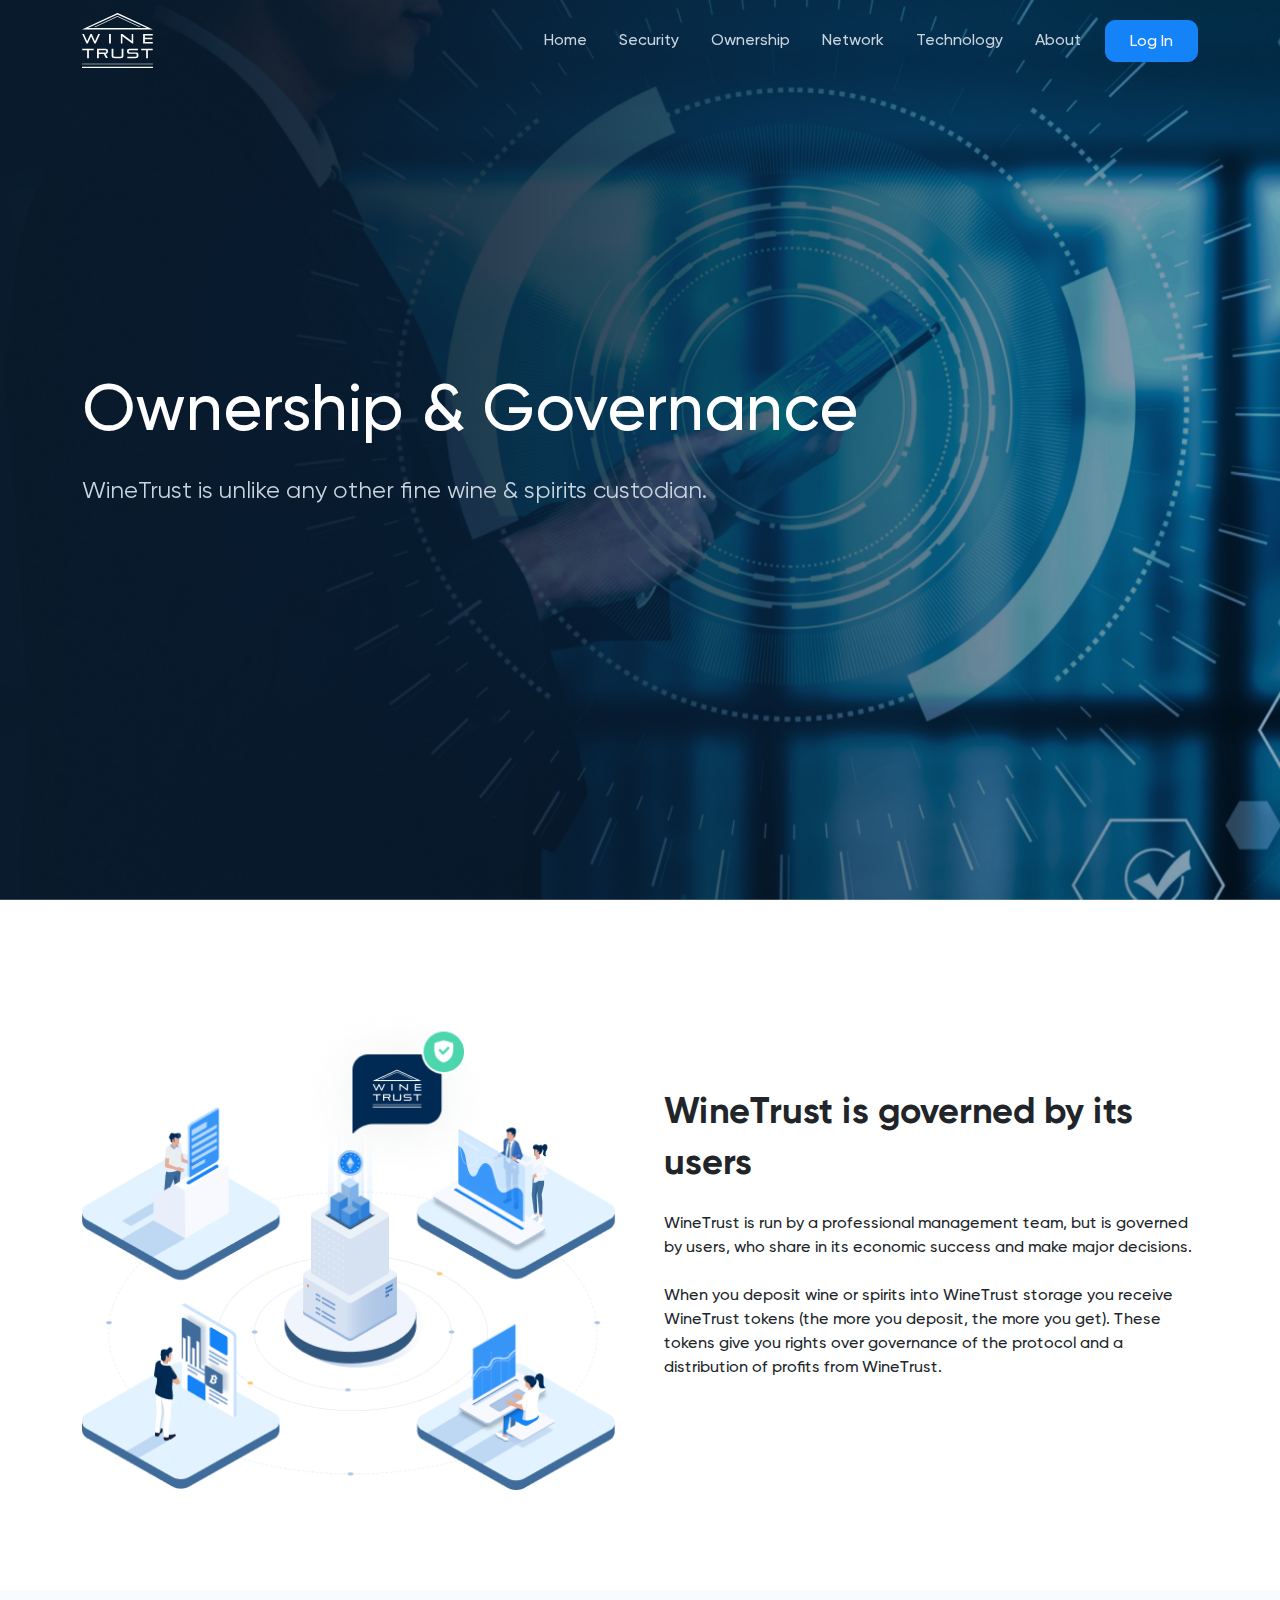
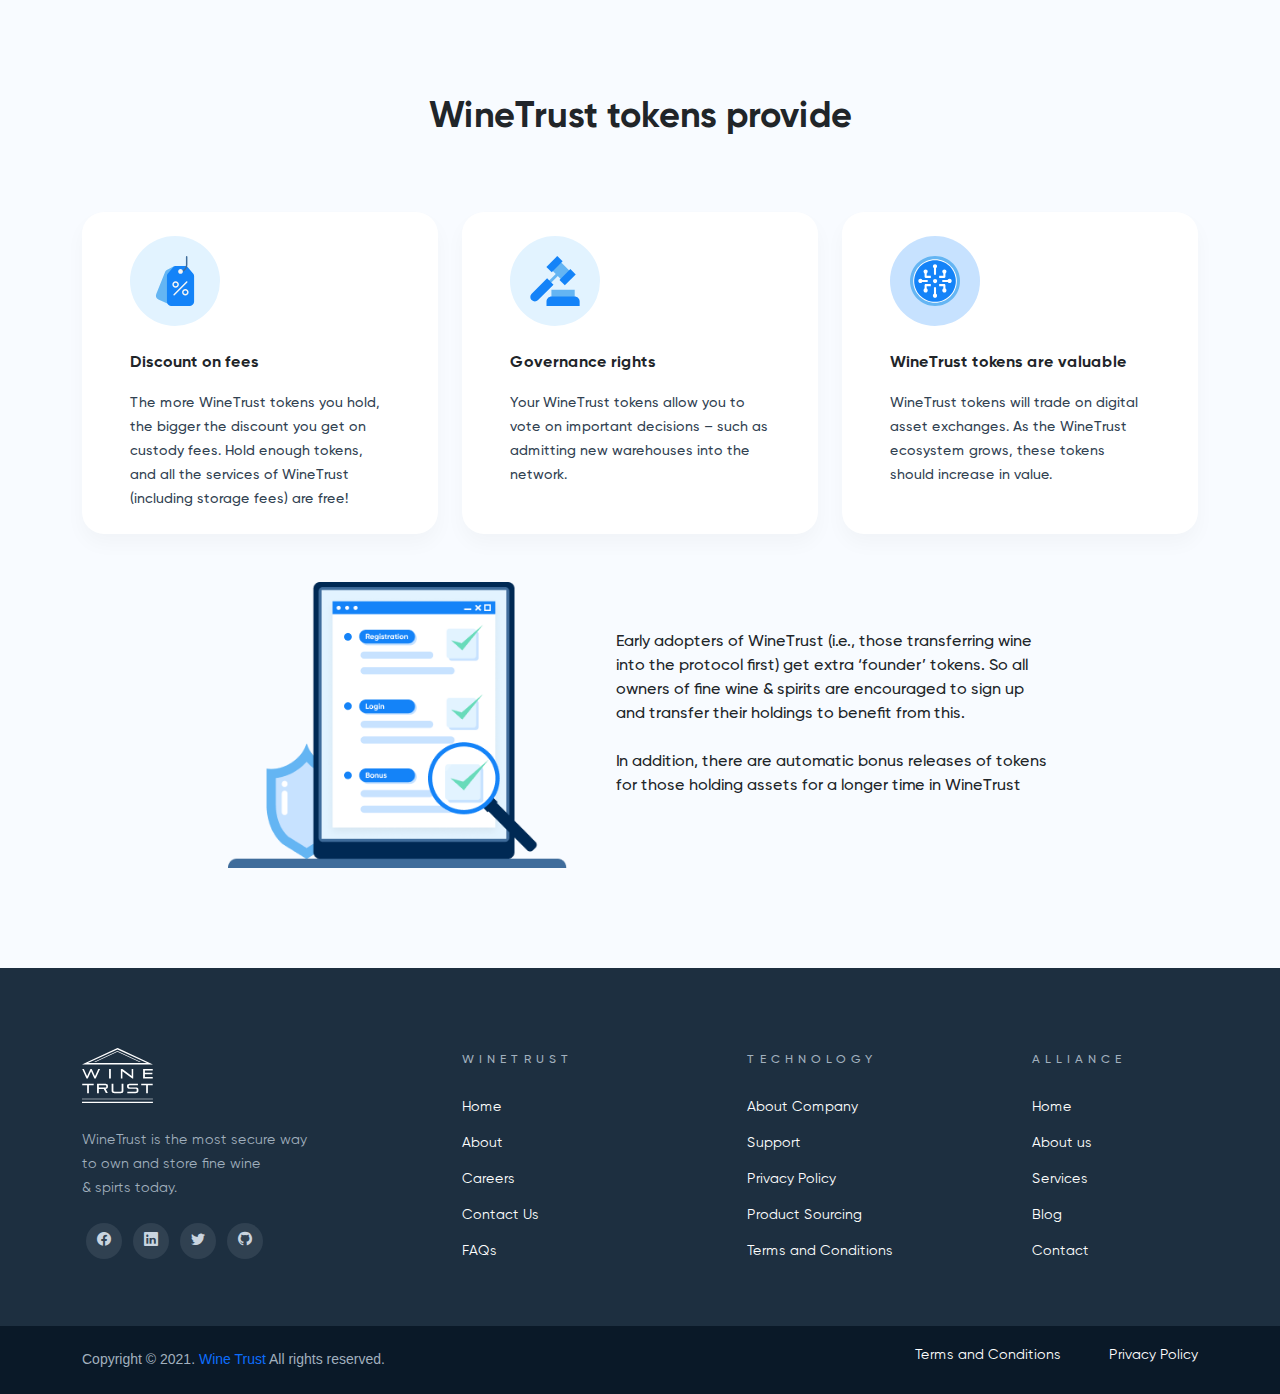
<file: ownership-governance.html>
<!DOCTYPE html>
<!--[if lt IE 7]>      <html class="no-js lt-ie9 lt-ie8 lt-ie7"> <![endif]-->
<!--[if IE 7]>         <html class="no-js lt-ie9 lt-ie8" lang="en-US"> <![endif]-->
<!--[if IE 8]>         <html class="no-js lt-ie9" lang="en-US"> <![endif]-->
<!--[if gt IE 8]><!-->
<!--<![endif]-->
<!--[if gte IE 9] <style type="text/css"> .gradient {filter: none;}</style><![endif]-->
<!--[if !IE]><html lang="en"><![endif]-->
<html lang="en-US" class="no-js">

<head>
    <meta charset="UTF-8" />
    <meta http-equiv="X-UA-Compatible" content="IE=edge" />
    <!-- Required meta tags for responsive -->
    <meta name="viewport" content="width=device-width, initial-scale=1, shrink-to-fit=no" />
    <!-- The above 3 meta tags *must* come first in the head; any other head content must come *after* these tags -->
    <!-- Favicon and touch icons -->
    <link rel="icon" type="image/png" sizes="16x16" href="assets/img/favicon/favicon-16x16.png" />
    <meta name="misapplication-TileColor" content="#ffffff" />
    <meta name="theme-color" content="#ffffff" />
    <!-- Twitter Card data -->
    <meta name="twitter:card" content="" />
    <meta name="twitter:site" content="@twitter_username" />
    <meta name="twitter:title" content="" />
    <meta name="twitter:description" content="" />
    <meta name="twitter:image" content="" />
    <!-- Open Graph data -->
    <meta property="og:title" content="" />
    <meta property="og:type" content="article" />
    <meta property="og:url" content="" />
    <meta property="og:image" content="" />
    <meta property="og:description" content="" />
    <meta property="og:site_name" content="R" />
    <meta property="fb:admins" content="Facebook numeric ID" />
    <!-- gmail verification -->
    <meta name="google-site-verification" content="" />
    <!-- Website title -->
    <title>Ownership & Governance</title>
    <link rel="stylesheet" href="assets/css/bootstrap-icons.css" />
    <link rel="stylesheet" href="assets/css/bootstrap.min.css" />
    <link rel="stylesheet" href="assets/css/jarallax.css" />
    <!-- Main CSS -->
    <link rel="stylesheet" type="text/css" href="assets/css/style.css" />
    <!-- jquery -->
    <script src="assets/js/jquery-3.6.0.min.js"></script>
</head>

<body>
    <!-- Main Coding Start Here -->




    <!-- navbar -->
    <nav class="navbar navbar-expand-lg position-absolute top-0 start-0 w-100" style="z-index: 1000;">
        <div class="container">
            <a class="navbar-brand" href="index.html">
                <img src="assets/img/logo.svg" alt="logo" class="img-fluid" />
            </a>
            <div class="toggler d-lg-none d-flex align-items-center gap-3">
                <a class="nav-link btn btn-primary px-3 py-1 text-light is-rounded btn-login" href="#">Log In</a>
                <button class="navbar-toggler" type="button">
                    <svg width="24" height="24" viewBox="0 0 24 24" fill="none" xmlns="http://www.w3.org/2000/svg">
                        <path fill-rule="evenodd" clip-rule="evenodd"
                            d="M21.9 6.24074H2.1C1.49281 6.24074 1 5.73884 1 5.12037C1 4.5019 1.49281 4 2.1 4H21.9C22.5072 4.00004 23 4.50193 23 5.1204C23 5.73884 22.5072 6.24074 21.9 6.24074ZM11.3105 18.668H21.9C22.5072 18.668 23 19.1699 23 19.7883C23 20.4068 22.5072 20.9087 21.9 20.9087H11.3105C10.7033 20.9087 10.2105 20.4068 10.2105 19.7883C10.2105 19.1699 10.7033 18.668 11.3105 18.668ZM21.9 11.332H2.1C1.49281 11.332 1 11.834 1 12.4524C1 13.0709 1.49281 13.5728 2.1 13.5728H21.9C22.5072 13.5728 23 13.0709 23 12.4524C23 11.834 22.5072 11.332 21.9 11.332Z"
                            fill="white" />
                    </svg>
                </button>
            </div>
            <div class="collapse navbar-collapse" id="navToggle">
                <ul class="navbar-nav ms-auto mb-2 mb-lg-0">
                    <li class="nav-item">
                        <a class="nav-link mx-lg-2" aria-current="page" href="#">Home</a>
                    </li>
                    <li class="nav-item">
                        <a class="nav-link mx-lg-2" href="#">Security</a>
                    </li>
                    <li class="nav-item">
                        <a class="nav-link mx-lg-2" href="#">Ownership</a>
                    </li>
                    <li class="nav-item">
                        <a class="nav-link mx-lg-2" href="#">Network</a>
                    </li>
                    <li class="nav-item">
                        <a class="nav-link mx-lg-2" href="#">Technology</a>
                    </li>
                    <li class="nav-item">
                        <a class="nav-link mx-lg-2" href="#">About</a>
                    </li>
                    <li class="nav-item">
                        <a class="nav-link btn btn-primary px-4 text-light is-rounded btn-login ms-lg-2" href="#">Log In</a>
                    </li>
                </ul>
            </div>
        </div>
    </nav>
    <!-- navbar -->




    <!-- banner -->
    <section class="banner jarallax">
        <img class="jarallax-img img-fluid" src="assets/img/banner-img-3.png" alt="img" />
        <div class="container">
            <div class="row banner-content justify-content-center flex-column text-white">
                <div class="col-xl-10">
                    <h1 class="banner-title mb-4">Ownership & Governance</h1>
                    <p class="banner-sub-title mb-4">
                        WineTrust is unlike any other fine wine & spirits custodian.
                    </p>
                </div>
            </div>
        </div>
    </section>
    <!-- banner -->




    <!-- story -->
    <section class="story section-padding">
        <div class="container">
            <div class="row gx-xl-5 align-items-center">
                <div class="col-xl-6">
                    <div class="story-img mb-3 mb-xl-0">
                        <img src="assets/img/story-11.png" alt="img" class="img-fluid" />
                    </div>
                </div>
                <div class="col-xl-6">
                    <div class="story-intro">
                        <div class="section-header">
                            <h2 class="title fw-bold mb-2 mb-lg-4">
                                WineTrust is governed by its users
                            </h2>
                            <p class="mb-4 fw-500 lh-base">
                                WineTrust is run by a professional management team, but is governed by users,
                                who share in its economic success and make major decisions.
                            </p>
                            <p class="mb-4 fw-500 lh-base">
                                When you deposit wine or spirits into WineTrust storage you receive WineTrust tokens (the more you deposit, the more you get).
                                These tokens give you rights over governance of the protocol and a distribution of profits from WineTrust.
                            </p>
                        </div>
                    </div>
                </div>
            </div>
        </div>
    </section>
    <!-- story -->




    <!-- spirits-owners -->
    <section class="spirits-owners section-padding bg-light">
        <div class="container">
            <div class="row mb-5">
                <div class="col-xl-10 mx-auto">
                    <div class="section-header text-center">
                        <h2 class="title text-dark fw-bold mb-2 mb-lg-4">
                            WineTrust tokens provide
                        </h2>
                    </div>
                </div>
            </div>
            <div class="row spirits-grid justify-content-center">
                <div class="col-xl-4 col-sm-6 mb-4">
                    <div class="spirits-owner-widget bg-white is-rounded p-4 px-lg-5 h-100">
                        <div class="mb-4">
                            <svg width="90" height="90" viewBox="0 0 90 90" fill="none" xmlns="http://www.w3.org/2000/svg">
                                <circle cx="45" cy="45" r="45" fill="#E2F3FF" />
                                <g clip-path="url(#clip0)">
                                    <path
                                        d="M43.9832 30.3516L36.7451 33.8771C36.0947 34.2035 35.5781 34.7474 35.2842 35.4143L26.2545 58.0507C25.3211 60.1647 26.2731 62.6359 28.3812 63.5698L37.3626 67.5496H44.0327L43.9832 30.3516Z"
                                        fill="#64B5F3" />
                                    <path
                                        d="M64.1025 61.201V65.5617C64.1025 67.9895 62.0714 70.0216 59.6427 70.0216H41.3078C38.879 70.0216 36.947 67.9895 36.947 65.5617V39.8927C36.947 39.127 37.1641 38.401 37.6516 37.8105L43.1642 31.1312C43.7907 30.372 44.684 29.8828 45.6685 29.8828H55.282C56.2665 29.8828 57.1598 30.372 57.7863 31.1312L63.299 37.8105C63.7864 38.401 64.1026 39.1271 64.1026 39.8927V57.7322V61.201H64.1025Z"
                                        fill="#1483F8" />
                                    <path
                                        d="M44.0844 59.5238C43.8943 59.5238 43.704 59.4513 43.5588 59.3061C43.2685 59.0158 43.2685 58.5452 43.5588 58.255L56.2446 45.5693C56.535 45.279 57.0056 45.279 57.2958 45.5693C57.5861 45.8596 57.5861 46.3302 57.2958 46.6204L44.61 59.3061C44.4649 59.4513 44.2746 59.5238 44.0844 59.5238Z"
                                        fill="#F5F5F5" />
                                    <path
                                        d="M45.6687 51.7155H45.5696C43.7935 51.7155 42.3486 50.2705 42.3486 48.4944C42.3486 46.7184 43.7935 45.2734 45.5696 45.2734H45.6687C47.4448 45.2734 48.8896 46.7184 48.8896 48.4944C48.8896 50.2705 47.4448 51.7155 45.6687 51.7155ZM45.5696 46.7601C44.6133 46.7601 43.8352 47.5382 43.8352 48.4944C43.8352 49.4507 44.6133 50.2288 45.5696 50.2288H45.6687C46.6249 50.2288 47.403 49.4507 47.403 48.4944C47.403 47.5382 46.6249 46.7601 45.6687 46.7601H45.5696Z"
                                        fill="#F5F5F5" />
                                    <path
                                        d="M55.3807 59.5278H55.2816C53.5054 59.5278 52.0605 58.0828 52.0605 56.3069C52.0605 54.5309 53.5054 53.0859 55.2816 53.0859H55.3807C57.1568 53.0859 58.6017 54.5309 58.6017 56.3069C58.6017 58.0828 57.1568 59.5278 55.3807 59.5278ZM55.2816 54.5725C54.3253 54.5725 53.5472 55.3506 53.5472 56.3069C53.5472 57.2631 54.3253 58.0412 55.2816 58.0412H55.3807C56.337 58.0412 57.1151 57.2631 57.1151 56.3069C57.1151 55.3506 56.337 54.5725 55.3807 54.5725H55.2816Z"
                                        fill="#F5F5F5" />
                                    <path
                                        d="M52.0908 35.9062C51.7682 35.9062 51.4713 35.6946 51.3771 35.3693C51.263 34.9749 51.4903 34.5627 51.8847 34.4487C51.969 34.4243 52.0538 34.3975 52.1369 34.3692C54.4035 33.5954 55.9263 31.4652 55.9263 29.0684V20.7433C55.9263 20.3328 56.2591 20 56.6696 20C57.0801 20 57.4129 20.3328 57.4129 20.7433V29.0684C57.4129 32.1013 55.4856 34.7968 52.6171 35.776C52.5119 35.8119 52.4045 35.8458 52.2976 35.8767C52.2288 35.8967 52.1592 35.9062 52.0908 35.9062Z"
                                        fill="#3F6C9B" />
                                    <path
                                        d="M50.5248 37.7439C49.2406 37.7439 48.1958 36.6992 48.1958 35.4149C48.1958 34.1307 49.2406 33.0859 50.5248 33.0859C51.8091 33.0859 52.8539 34.1307 52.8539 35.4149C52.8539 36.6992 51.8091 37.7439 50.5248 37.7439Z"
                                        fill="#F5F5F5" />
                                </g>
                                <defs>
                                    <clipPath id="clip0">
                                        <rect width="50" height="50" fill="white" transform="translate(20 20)" />
                                    </clipPath>
                                </defs>
                            </svg>
                        </div>
                        <p class="mb-3 fw-bold text-dark">
                            Discount on fees
                        </p>
                        <p class="mb-0">
                            <small>
                                The more WineTrust tokens you hold, the bigger the discount you get on custody fees.
                                Hold enough tokens, and all the services of WineTrust (including storage fees) are free!
                            </small>
                        </p>
                    </div>
                </div>
                <div class="col-xl-4 col-sm-6 mb-4">
                    <div class="spirits-owner-widget bg-white is-rounded p-4 px-lg-5 h-100">
                        <div class="mb-4">
                            <svg width="90" height="90" viewBox="0 0 90 90" fill="none" xmlns="http://www.w3.org/2000/svg">
                                <circle cx="45" cy="45" r="45" fill="#E2F3FF" />
                                <g clip-path="url(#clip0)">
                                    <path d="M41.4163 53.7773H64.7145V63.3712H41.4163V53.7773Z" fill="#64B5F3" />
                                    <path
                                        d="M64.5851 60.4258H41.5459C38.7573 60.4258 36.4885 62.6945 36.4885 65.4832V70.0054H69.6425V65.4832C69.6425 62.6945 67.3739 60.4258 64.5851 60.4258Z"
                                        fill="#1483F8" />
                                    <path d="M38.2126 45.4375L46.7643 36.8859L48.8471 38.9687L40.2955 47.5204L38.2126 45.4375Z" fill="#64B5F3" />
                                    <path d="M41.7915 33.9922L50.2959 25.4878L60.2433 35.4352L51.7389 43.9396L41.7915 33.9922Z" fill="#64B5F3" />
                                    <path d="M36.3804 30.8906L47.2658 20.0051L52.6238 25.3631L41.7383 36.2486L36.3804 30.8906Z" fill="#1483F8" />
                                    <path d="M49.4832 43.9961L60.3686 33.1107L65.7265 38.4686L54.8411 49.3541L49.4832 43.9961Z" fill="#1483F8" />
                                    <path
                                        d="M28.0689 64.0737L43.5042 48.6384L37.1158 42.25L21.6806 57.6853C20.8274 58.5385 20.3574 59.6729 20.3574 60.8795C20.3574 62.0861 20.8273 63.2206 21.6805 64.0737C23.4419 65.835 26.3077 65.835 28.0689 64.0737Z"
                                        fill="#1483F8" />
                                </g>
                            </svg>
                        </div>
                        <p class="mb-3 fw-bold text-dark">
                            Governance rights
                        </p>
                        <p class="mb-0">
                            <small>
                                Your WineTrust tokens allow you to vote on important decisions – such as admitting new warehouses into the network.
                            </small>
                        </p>
                    </div>
                </div>
                <div class="col-xl-4 col-sm-6 mb-4">
                    <div class="spirits-owner-widget bg-white is-rounded p-4 px-lg-5 h-100">
                        <div class="mb-4">
                            <svg width="90" height="90" viewBox="0 0 90 90" fill="none" xmlns="http://www.w3.org/2000/svg">
                                <circle cx="45" cy="45" r="45" fill="#C7E2FF" />
                                <path
                                    d="M45 70C58.8071 70 70 58.8071 70 45C70 31.1929 58.8071 20 45 20C31.1929 20 20 31.1929 20 45C20 58.8071 31.1929 70 45 70Z"
                                    fill="#64B5F3" />
                                <path
                                    d="M45.0002 66.8104C57.0463 66.8104 66.8116 57.0451 66.8116 44.999C66.8116 32.9528 57.0463 23.1875 45.0002 23.1875C32.954 23.1875 23.1887 32.9528 23.1887 44.999C23.1887 57.0451 32.954 66.8104 45.0002 66.8104Z"
                                    fill="white" />
                                <path
                                    d="M45.0001 65.8346C56.506 65.8346 65.8334 56.5072 65.8334 45.0013C65.8334 33.4954 56.506 24.168 45.0001 24.168C33.4941 24.168 24.1667 33.4954 24.1667 45.0013C24.1667 56.5072 33.4941 65.8346 45.0001 65.8346Z"
                                    fill="#1483F8" />
                                <path
                                    d="M45.0833 47.1667C46.2339 47.1667 47.1667 46.2339 47.1667 45.0833C47.1667 43.9327 46.2339 43 45.0833 43C43.9327 43 43 43.9327 43 45.0833C43 46.2339 43.9327 47.1667 45.0833 47.1667Z"
                                    fill="white" />
                                <path d="M30.417 43.9609H37.7087V46.0443H30.417V43.9609Z" fill="white" />
                                <path
                                    d="M30.4168 47.0221C31.5674 47.0221 32.5002 46.0894 32.5002 44.9388C32.5002 43.7882 31.5674 42.8555 30.4168 42.8555C29.2662 42.8555 28.3335 43.7882 28.3335 44.9388C28.3335 46.0894 29.2662 47.0221 30.4168 47.0221Z"
                                    fill="white" />
                                <path d="M59.5835 43.9609H52.2918V46.0443H59.5835V43.9609Z" fill="white" />
                                <path
                                    d="M59.5834 47.0221C58.4328 47.0221 57.5001 46.0894 57.5001 44.9388C57.5001 43.7882 58.4328 42.8555 59.5834 42.8555C60.734 42.8555 61.6667 43.7882 61.6667 44.9388C61.6667 46.0894 60.734 47.0221 59.5834 47.0221Z"
                                    fill="white" />
                                <path
                                    d="M40.8333 41.8802H35.6249C35.3487 41.8802 35.0837 41.7705 34.8883 41.5751C34.693 41.3798 34.5833 41.1148 34.5833 40.8385V36.6719H36.6666V39.7969H40.8333V41.8802Z"
                                    fill="white" />
                                <path
                                    d="M35.6251 37.6471C36.7757 37.6471 37.7084 36.7144 37.7084 35.5638C37.7084 34.4132 36.7757 33.4805 35.6251 33.4805C34.4745 33.4805 33.5417 34.4132 33.5417 35.5638C33.5417 36.7144 34.4745 37.6471 35.6251 37.6471Z"
                                    fill="white" />
                                <path
                                    d="M49.167 41.8802H54.3753C54.6516 41.8802 54.9165 41.7705 55.1119 41.5751C55.3072 41.3798 55.417 41.1148 55.417 40.8385V36.6719H53.3337V39.7969H49.167V41.8802Z"
                                    fill="white" />
                                <path
                                    d="M54.3752 37.6471C53.2246 37.6471 52.2918 36.7144 52.2918 35.5638C52.2918 34.4132 53.2246 33.4805 54.3752 33.4805C55.5258 33.4805 56.4585 34.4132 56.4585 35.5638C56.4585 36.7144 55.5258 37.6471 54.3752 37.6471Z"
                                    fill="white" />
                                <path
                                    d="M40.8333 48.1198H35.6249C35.3487 48.1198 35.0837 48.2295 34.8883 48.4249C34.693 48.6202 34.5833 48.8852 34.5833 49.1615V53.3281H36.6666V50.2031H40.8333V48.1198Z"
                                    fill="white" />
                                <path
                                    d="M35.6251 52.3529C36.7757 52.3529 37.7084 53.2856 37.7084 54.4362C37.7084 55.5868 36.7757 56.5195 35.6251 56.5195C34.4745 56.5195 33.5417 55.5868 33.5417 54.4362C33.5417 53.2856 34.4745 52.3529 35.6251 52.3529Z"
                                    fill="white" />
                                <path
                                    d="M49.167 48.1198H54.3753C54.6516 48.1198 54.9165 48.2295 55.1119 48.4249C55.3072 48.6202 55.417 48.8852 55.417 49.1615V53.3281H53.3337V50.2031H49.167V48.1198Z"
                                    fill="white" />
                                <path
                                    d="M54.3752 52.3529C53.2246 52.3529 52.2918 53.2856 52.2918 54.4362C52.2918 55.5868 53.2246 56.5195 54.3752 56.5195C55.5258 56.5195 56.4585 55.5868 56.4585 54.4362C56.4585 53.2856 55.5258 52.3529 54.3752 52.3529Z"
                                    fill="white" />
                                <path d="M43.9585 31.4609H46.0418V38.7526H43.9585V31.4609Z" fill="white" />
                                <path
                                    d="M45.0001 32.4362C46.1507 32.4362 47.0834 31.5035 47.0834 30.3529C47.0834 29.2023 46.1507 28.2695 45.0001 28.2695C43.8495 28.2695 42.9167 29.2023 42.9167 30.3529C42.9167 31.5035 43.8495 32.4362 45.0001 32.4362Z"
                                    fill="white" />
                                <path d="M43.9585 58.5391H46.0418V51.2474H43.9585V58.5391Z" fill="white" />
                                <path
                                    d="M45.0001 57.5638C46.1507 57.5638 47.0834 58.4965 47.0834 59.6471C47.0834 60.7977 46.1507 61.7305 45.0001 61.7305C43.8495 61.7305 42.9167 60.7977 42.9167 59.6471C42.9167 58.4965 43.8495 57.5638 45.0001 57.5638Z"
                                    fill="white" />
                            </svg>
                        </div>
                        <p class="mb-3 fw-bold text-dark">
                            WineTrust tokens are valuable
                        </p>
                        <p class="mb-0">
                            <small>
                                WineTrust tokens will trade on digital asset exchanges.
                                As the WineTrust ecosystem grows, these tokens should increase in value.
                            </small>
                        </p>
                    </div>
                </div>
            </div>
            <div class="row mt-4 gx-xl-5 align-items-center justify-content-center">
                <div class="col-xl-4">
                    <div class="story-img mb-3 mb-xl-0">
                        <img src="assets/img/story-12.png" alt="img" class="img-fluid" />
                    </div>
                </div>
                <div class="col-xl-5">
                    <div class="story-intro">
                        <div class="section-header">
                            <p class="mb-4 fw-500 lh-base">
                                Early adopters of WineTrust (i.e., those transferring wine into the protocol first) get extra ‘founder’ tokens. So all owners of
                                fine wine & spirits are encouraged to sign up and transfer their holdings to benefit from this.
                            </p>
                            <p class="mb-4 fw-500 lh-base">
                                In addition, there are automatic bonus releases of tokens for those holding assets for a longer time in WineTrust
                            </p>
                        </div>
                    </div>
                </div>
            </div>
        </div>
    </section>
    <!-- spirits-owners -->




    <!-- footer -->
    <footer class="footer">
        <div class="footer-top py-5">
            <div class="container">
                <div class="row">
                    <div class="col-xl-4 col-sm-6">
                        <div class="footer-widget mb-5 mb-xl-0">
                            <a href="index.html" class="widget-title d-inline-block text-theme-blue mb-4">
                                <img src="assets/img/logo.svg" alt="logo" class="img-fluid" />
                            </a>
                            <p class="mb-4 text-muted">
                                <small>
                                    WineTrust is the most secure way <br class="d-xl-inline d-none" />
                                    to own and store fine wine <br class="d-xl-inline d-none" />
                                    & spirts today.
                                </small>
                            </p>
                            <ul class="social-network mb-0 list-unstyled d-flex align-items-center">
                                <li class="mx-1">
                                    <a href="#">
                                        <i class="bi bi-facebook"></i>
                                    </a>
                                </li>
                                <li class="mx-1">
                                    <a href="#">
                                        <i class="bi bi-linkedin"></i>
                                    </a>
                                </li>
                                <li class="mx-1">
                                    <a href="#">
                                        <i class="bi bi-twitter"></i>
                                    </a>
                                </li>
                                <li class="mx-1">
                                    <a href="#">
                                        <i class="bi bi-github"></i>
                                    </a>
                                </li>
                            </ul>
                        </div>
                    </div>
                    <div class="col-xl-3 col-6">
                        <div class="footer-widget mb-5 mb-xl-0">
                            <h3 class="widget-title text-uppercase mb-4">WINETRUST</h3>
                            <ul class="widget-links list-unstyled">
                                <li class="mb-2">
                                    <a href="#">Home</a>
                                </li>
                                <li class="mb-2">
                                    <a href="#">About</a>
                                </li>
                                <li class="mb-2">
                                    <a href="#">Careers</a>
                                </li>
                                <li class="mb-2">
                                    <a href="#">Contact Us</a>
                                </li>
                                <li class="mb-2">
                                    <a href="#">FAQs</a>
                                </li>
                            </ul>
                        </div>
                    </div>
                    <div class="col-xl-3 col-6">
                        <div class="footer-widget mb-5 mb-xl-0">
                            <h3 class="widget-title text-uppercase mb-4">TECHNOLOGY</h3>
                            <ul class="widget-links list-unstyled">
                                <li class="mb-2">
                                    <a href="#">About Company</a>
                                </li>
                                <li class="mb-2">
                                    <a href="#">Support</a>
                                </li>
                                <li class="mb-2">
                                    <a href="#">Privacy Policy</a>
                                </li>
                                <li class="mb-2">
                                    <a href="#">Product Sourcing</a>
                                </li>
                                <li class="mb-2">
                                    <a href="#">Terms and Conditions</a>
                                </li>
                            </ul>
                        </div>
                    </div>
                    <div class="col-xl-2 col-sm-6">
                        <div class="footer-widget mb-5 mb-xl-0">
                            <h3 class="widget-title text-uppercase mb-4">ALLIANCE</h3>
                            <ul class="widget-links list-unstyled">
                                <li class="mb-2">
                                    <a href="#">Home</a>
                                </li>
                                <li class="mb-2">
                                    <a href="#">About us</a>
                                </li>
                                <li class="mb-2">
                                    <a href="#">Services</a>
                                </li>
                                <li class="mb-2">
                                    <a href="#">Blog</a>
                                </li>
                                <li class="mb-2">
                                    <a href="#">Contact</a>
                                </li>
                            </ul>
                        </div>
                    </div>
                </div>
            </div>
        </div>
        <div class="footer-bottom py-3">
            <div class="container">
                <div class="row align-items-center">
                    <div class="col-md-6">
                        <p class="copy-right-text text-muted mb-3 mb-md-0">
                            Copyright © 2021. <a href="index.html" class="text-decoration-none" target="_blank">Wine Trust</a> All rights reserved.
                        </p>
                    </div>
                    <div class="col-md-6">
                        <ul class="mb-0 widget-links list-unstyled d-flex gap-5 align-items-center justify-content-md-end">
                            <li class="mb-2">
                                <a href="#">Terms and Conditions</a>
                            </li>
                            <li class="mb-2">
                                <a href="#">Privacy Policy</a>
                            </li>
                        </ul>
                    </div>
                </div>
            </div>
        </div>
    </footer>
    <!-- footer -->






    <!-- Main Coding End -->
    <!-- Include all compiled plugins (below), or include individual files as needed -->
    <!-- Script JS -->
    <script src="assets/js/jarallax.min.js"></script>
    <script src="assets/js/script.js"></script>
</body>

</html>
</file>
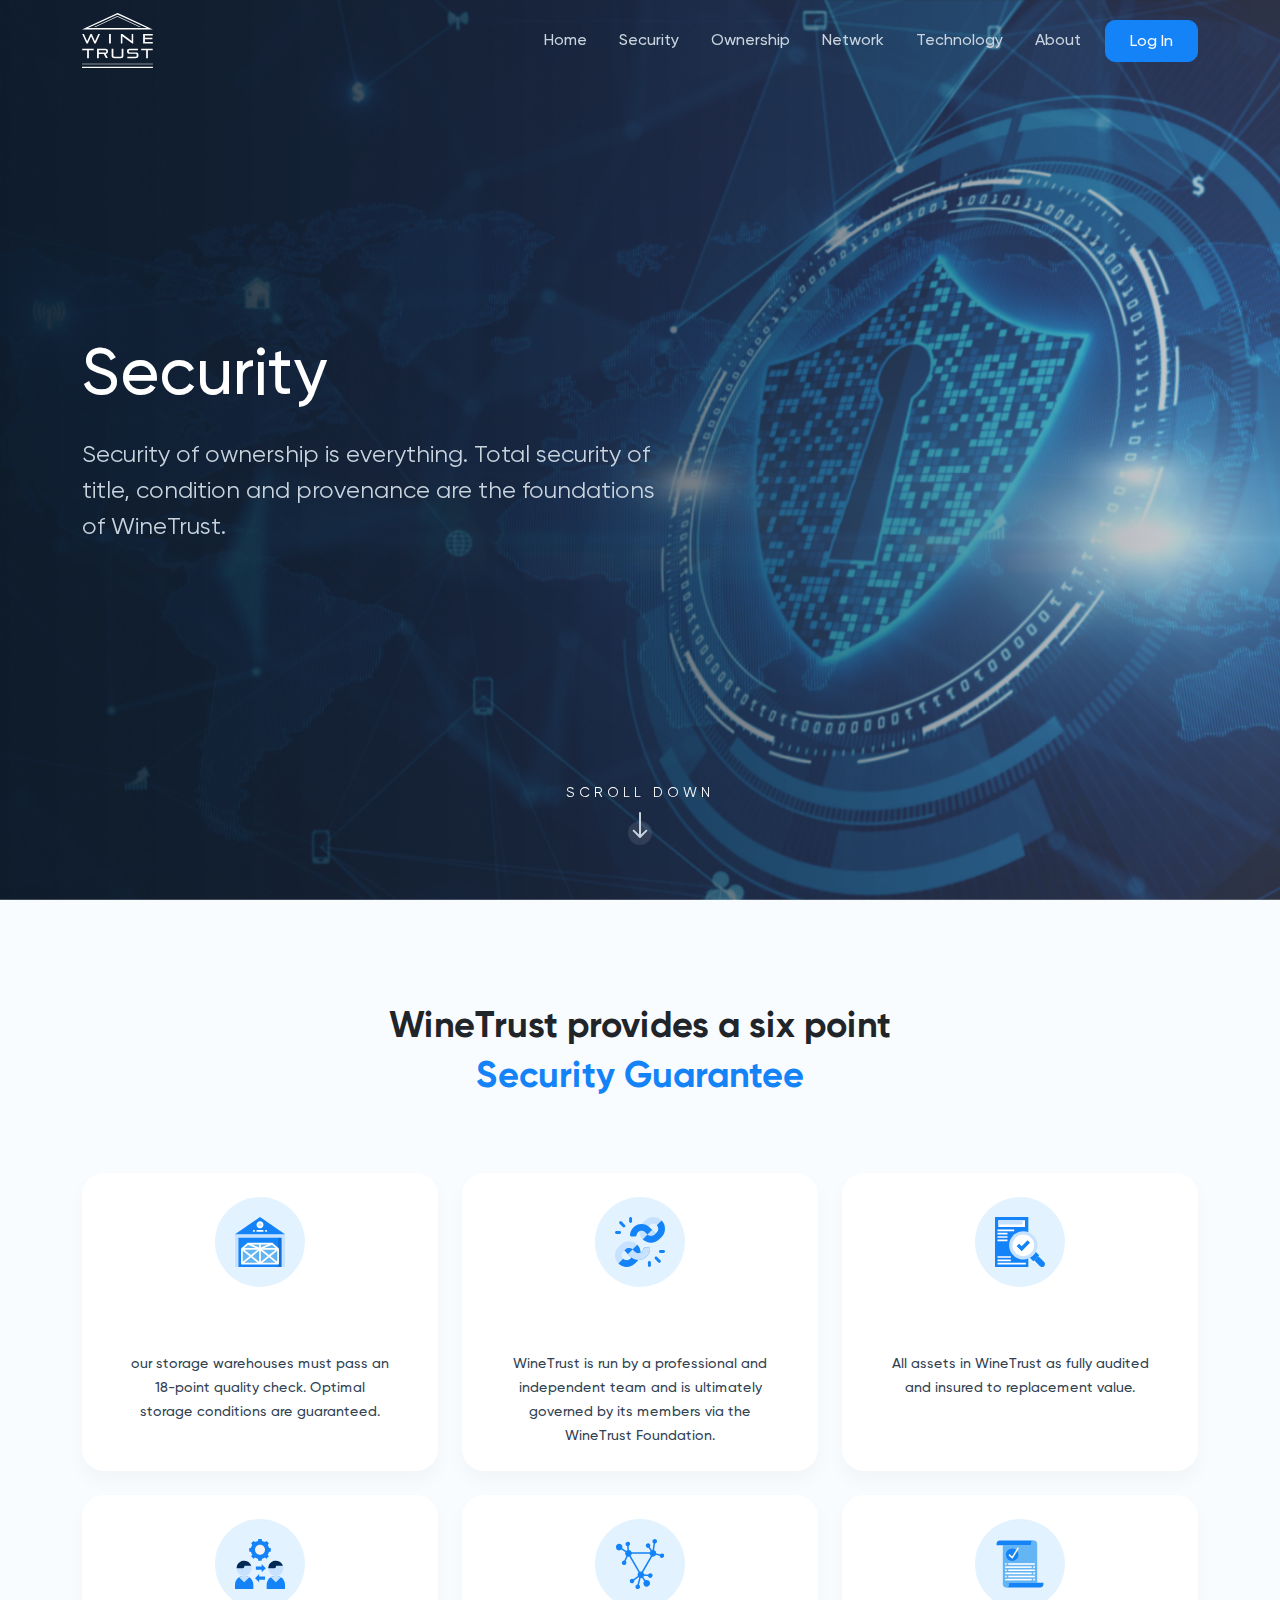
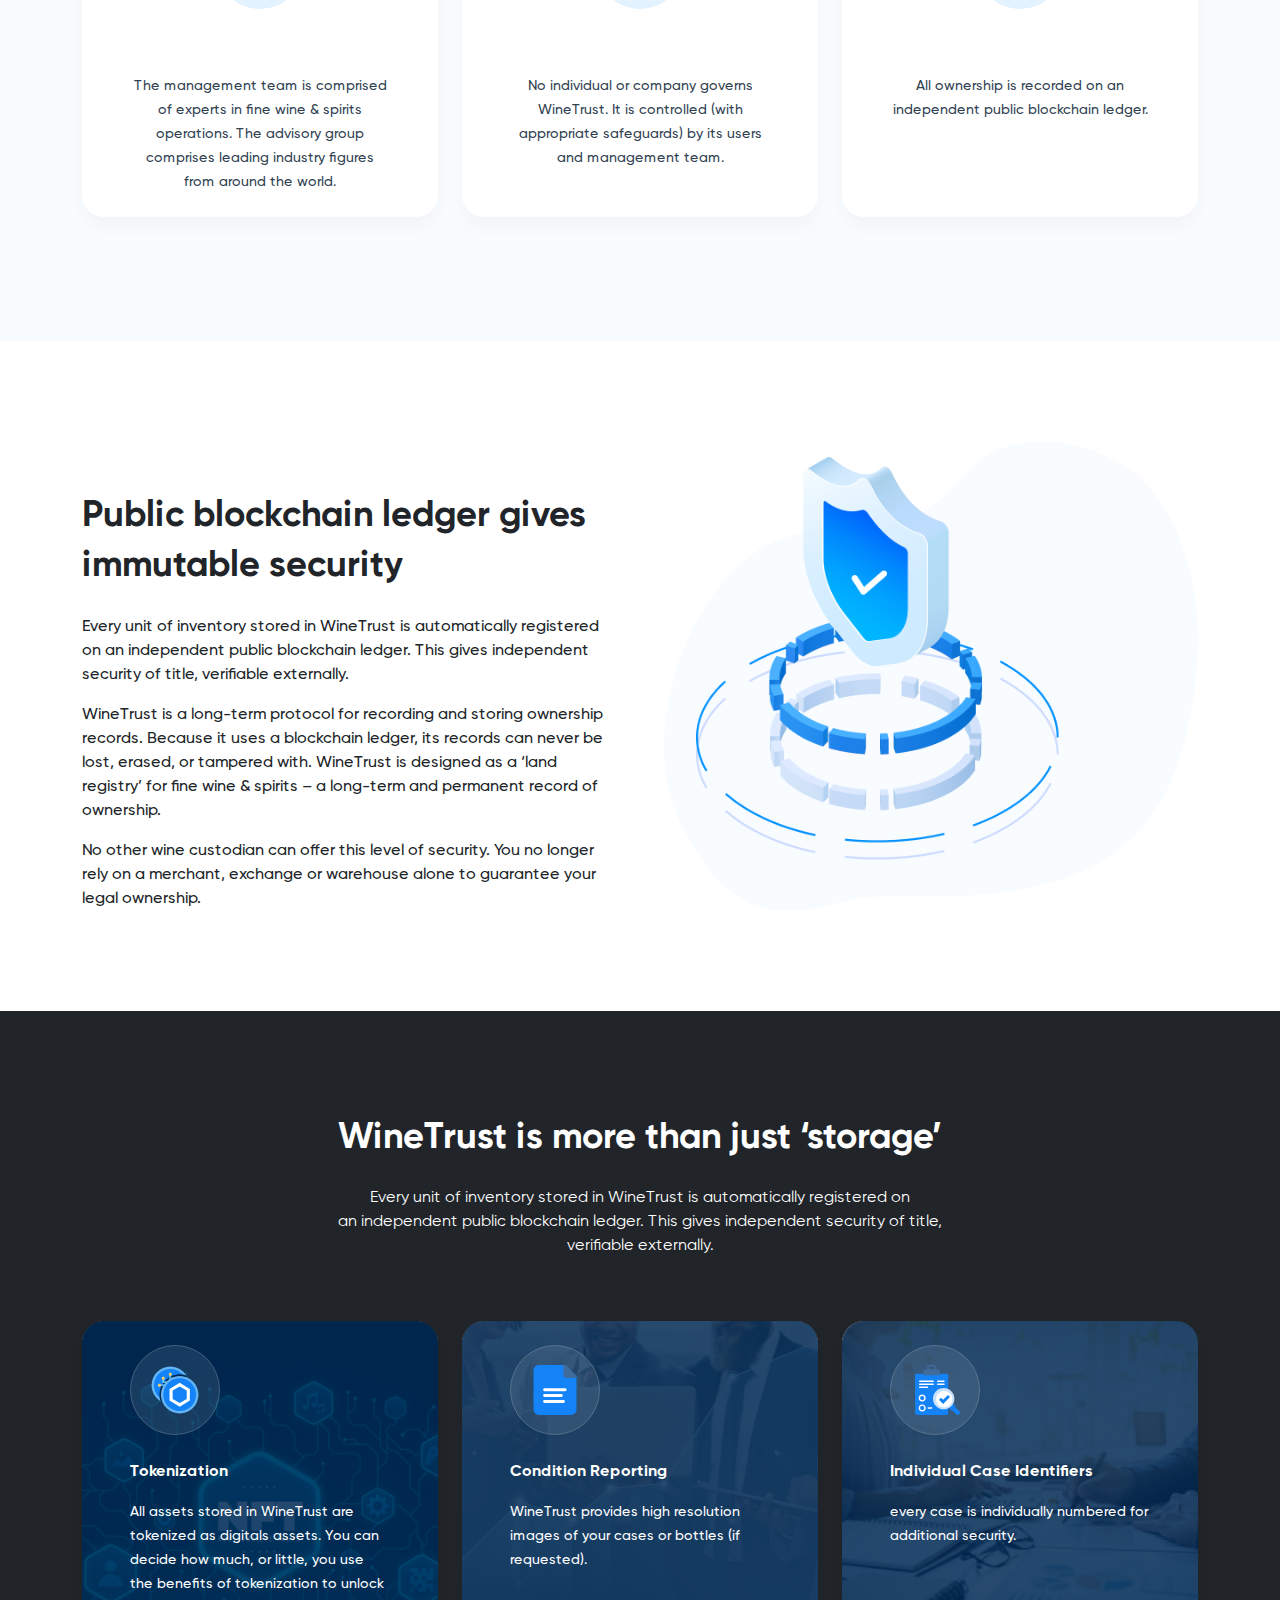
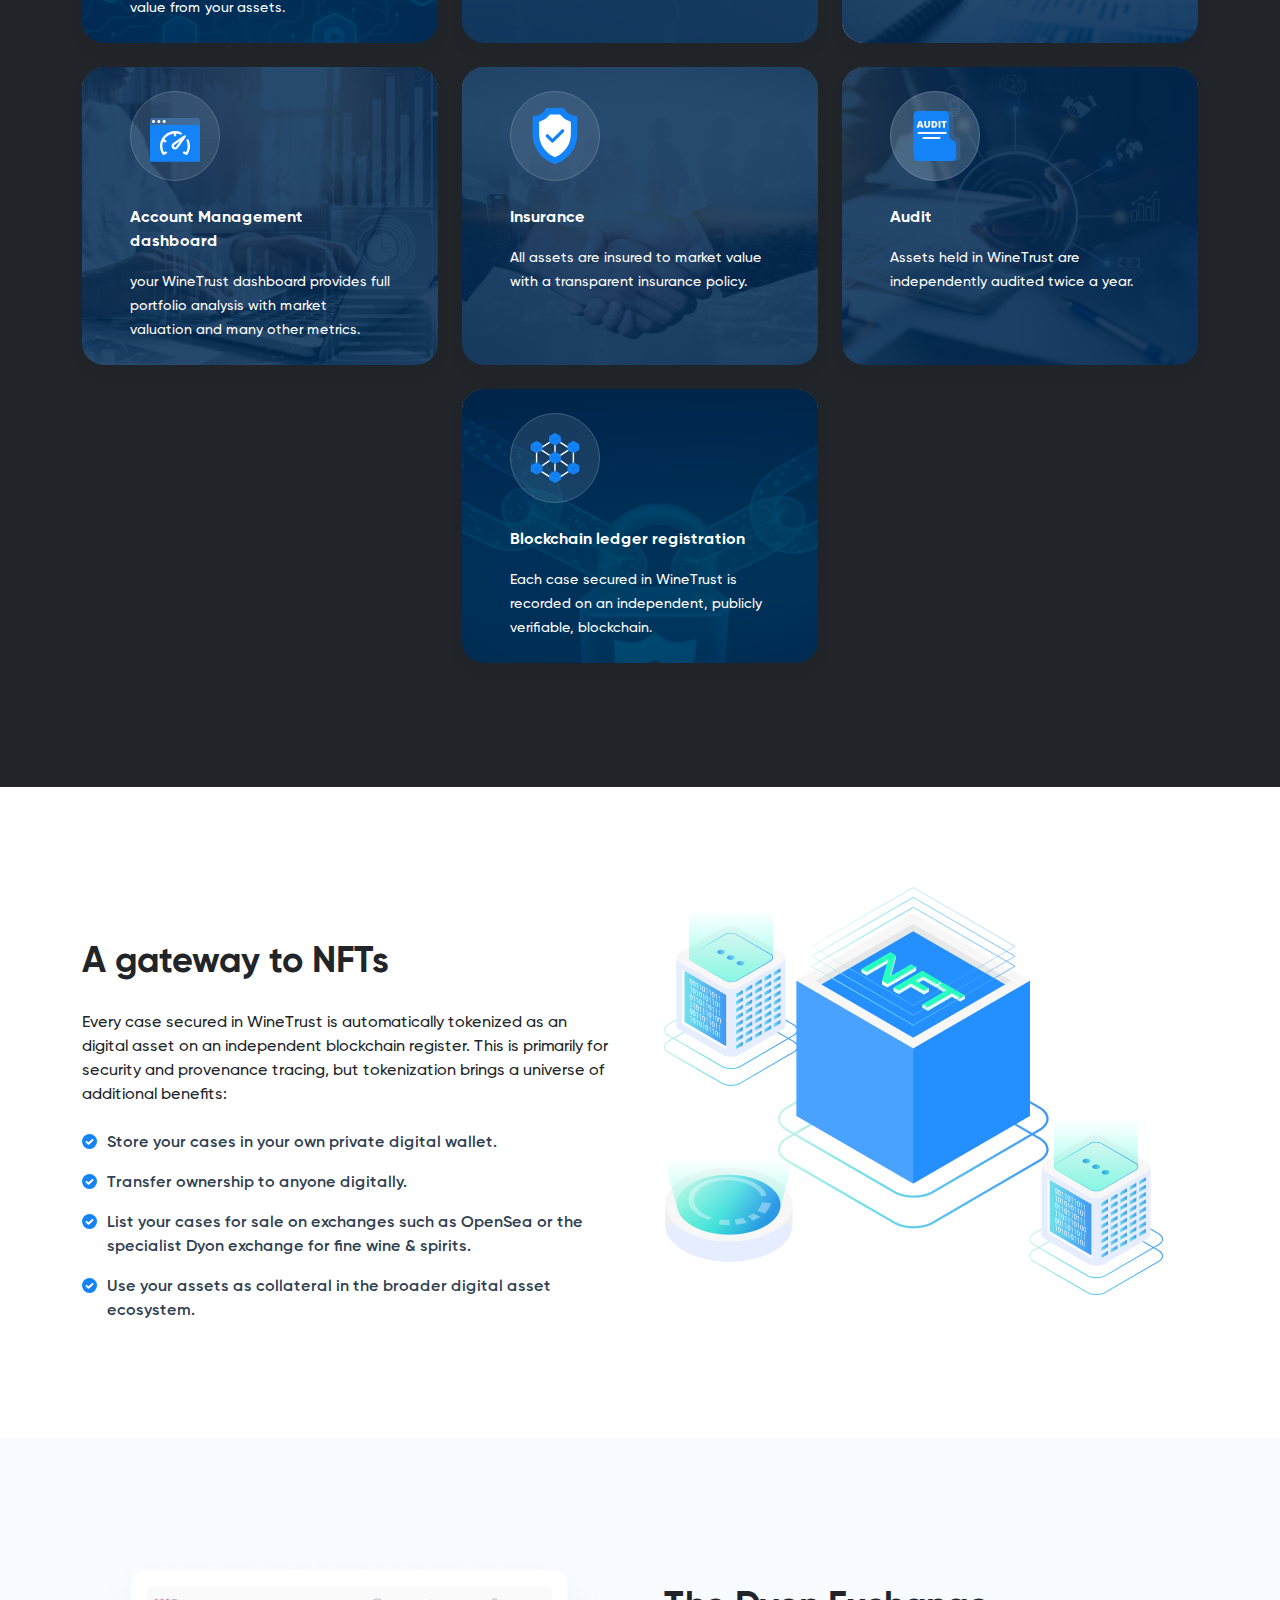
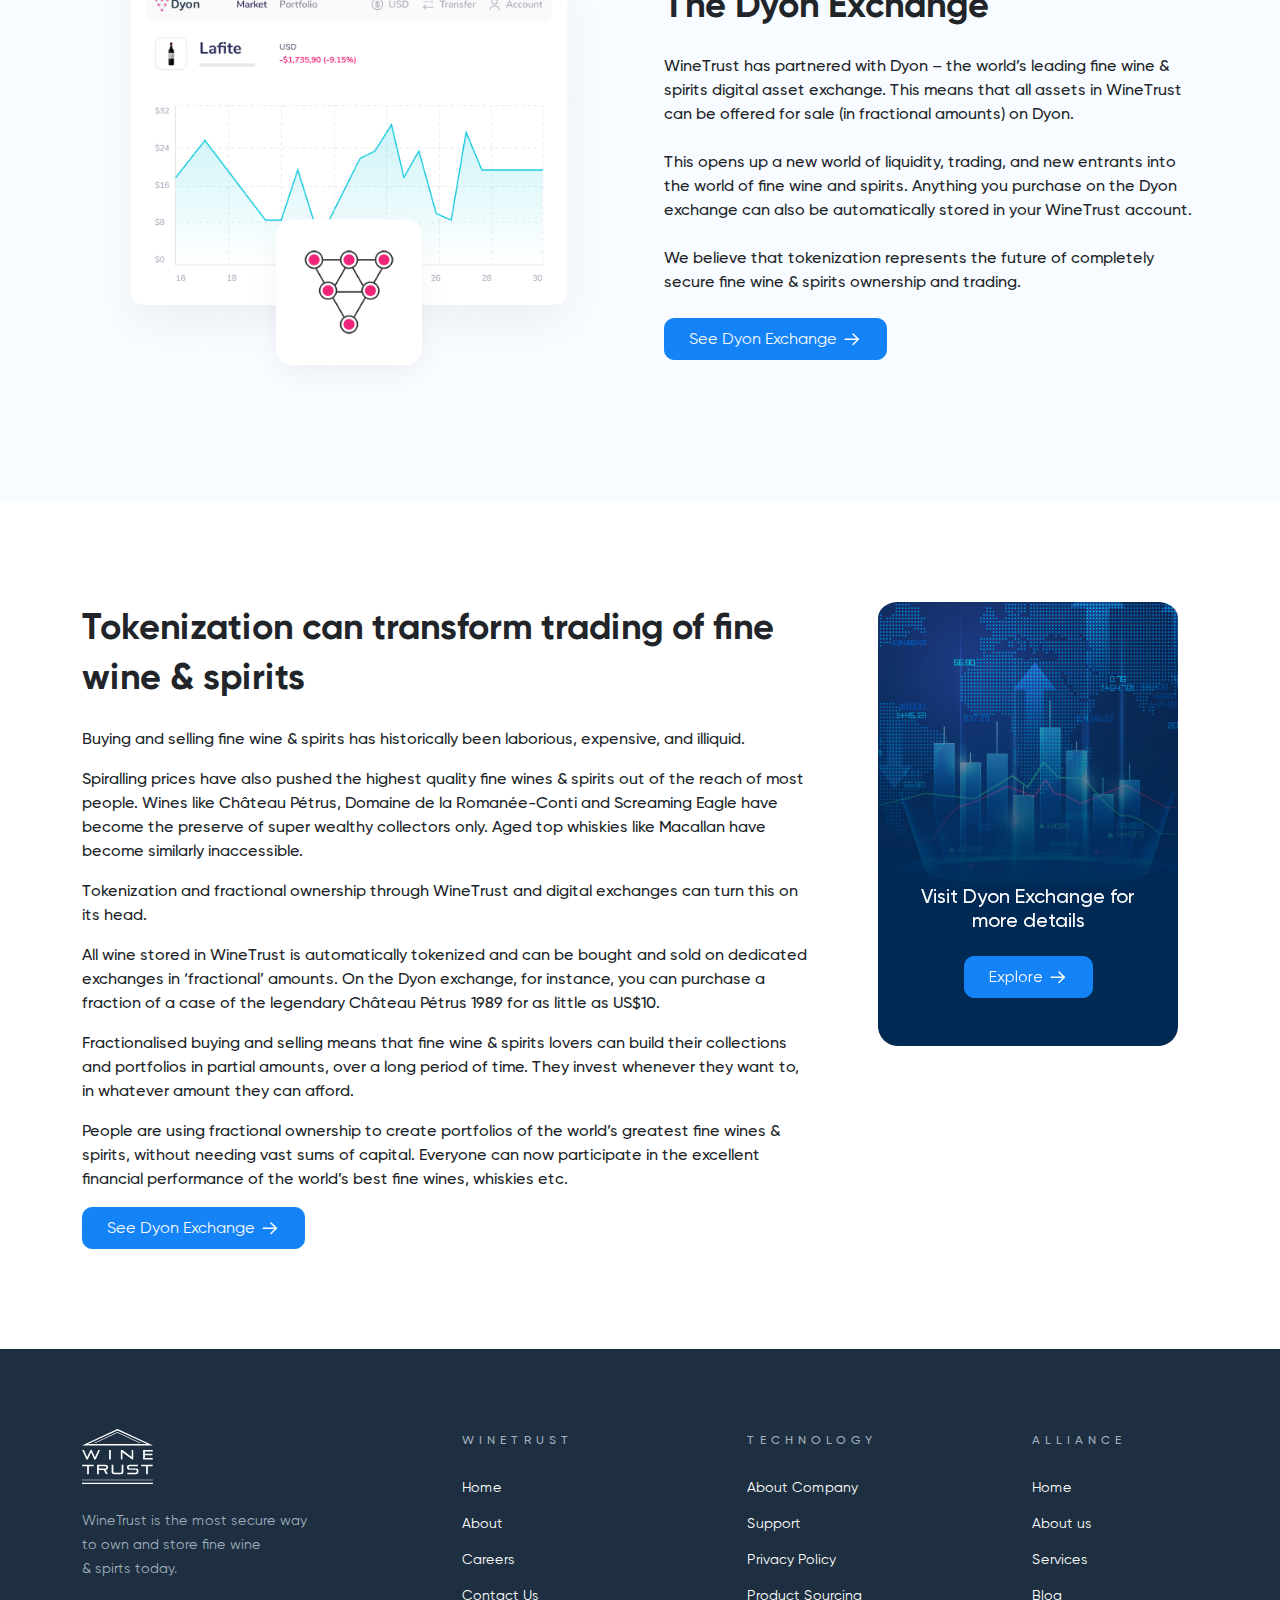
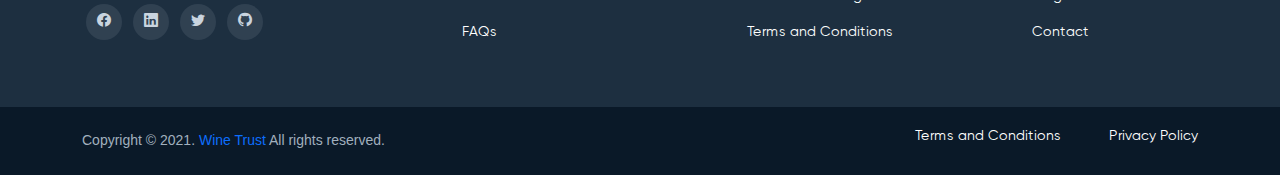
<file: security.html>
<!DOCTYPE html>
<!--[if lt IE 7]>      <html class="no-js lt-ie9 lt-ie8 lt-ie7"> <![endif]-->
<!--[if IE 7]>         <html class="no-js lt-ie9 lt-ie8" lang="en-US"> <![endif]-->
<!--[if IE 8]>         <html class="no-js lt-ie9" lang="en-US"> <![endif]-->
<!--[if gt IE 8]><!-->
<!--<![endif]-->
<!--[if gte IE 9] <style type="text/css"> .gradient {filter: none;}</style><![endif]-->
<!--[if !IE]><html lang="en"><![endif]-->
<html lang="en-US" class="no-js">

<head>
    <meta charset="UTF-8" />
    <meta http-equiv="X-UA-Compatible" content="IE=edge" />
    <!-- Required meta tags for responsive -->
    <meta name="viewport" content="width=device-width, initial-scale=1, shrink-to-fit=no" />
    <!-- The above 3 meta tags *must* come first in the head; any other head content must come *after* these tags -->
    <!-- Favicon and touch icons -->
    <link rel="icon" type="image/png" sizes="16x16" href="assets/img/favicon/favicon-16x16.png" />
    <meta name="misapplication-TileColor" content="#ffffff" />
    <meta name="theme-color" content="#ffffff" />
    <!-- Twitter Card data -->
    <meta name="twitter:card" content="" />
    <meta name="twitter:site" content="@twitter_username" />
    <meta name="twitter:title" content="" />
    <meta name="twitter:description" content="" />
    <meta name="twitter:image" content="" />
    <!-- Open Graph data -->
    <meta property="og:title" content="" />
    <meta property="og:type" content="article" />
    <meta property="og:url" content="" />
    <meta property="og:image" content="" />
    <meta property="og:description" content="" />
    <meta property="og:site_name" content="R" />
    <meta property="fb:admins" content="Facebook numeric ID" />
    <!-- gmail verification -->
    <meta name="google-site-verification" content="" />
    <!-- Website title -->
    <title>Security</title>
    <link rel="stylesheet" href="assets/css/bootstrap-icons.css" />
    <link rel="stylesheet" href="assets/css/bootstrap.min.css" />
    <link rel="stylesheet" href="assets/css/jarallax.css" />
    <!-- Main CSS -->
    <link rel="stylesheet" type="text/css" href="assets/css/style.css" />
    <!-- jquery -->
    <script src="assets/js/jquery-3.6.0.min.js"></script>
</head>

<body>
    <!-- Main Coding Start Here -->




    <!-- navbar -->
    <nav class="navbar navbar-expand-lg position-absolute top-0 start-0 w-100" style="z-index: 1000;">
        <div class="container">
            <a class="navbar-brand" href="index.html">
                <img src="assets/img/logo.svg" alt="logo" class="img-fluid" />
            </a>
            <div class="toggler d-lg-none d-flex align-items-center gap-3">
                <a class="nav-link btn btn-primary px-3 py-1 text-light is-rounded btn-login" href="#">Log In</a>
                <button class="navbar-toggler" type="button">
                    <svg width="24" height="24" viewBox="0 0 24 24" fill="none" xmlns="http://www.w3.org/2000/svg">
                        <path fill-rule="evenodd" clip-rule="evenodd"
                            d="M21.9 6.24074H2.1C1.49281 6.24074 1 5.73884 1 5.12037C1 4.5019 1.49281 4 2.1 4H21.9C22.5072 4.00004 23 4.50193 23 5.1204C23 5.73884 22.5072 6.24074 21.9 6.24074ZM11.3105 18.668H21.9C22.5072 18.668 23 19.1699 23 19.7883C23 20.4068 22.5072 20.9087 21.9 20.9087H11.3105C10.7033 20.9087 10.2105 20.4068 10.2105 19.7883C10.2105 19.1699 10.7033 18.668 11.3105 18.668ZM21.9 11.332H2.1C1.49281 11.332 1 11.834 1 12.4524C1 13.0709 1.49281 13.5728 2.1 13.5728H21.9C22.5072 13.5728 23 13.0709 23 12.4524C23 11.834 22.5072 11.332 21.9 11.332Z"
                            fill="white" />
                    </svg>
                </button>
            </div>
            <div class="collapse navbar-collapse" id="navToggle">
                <ul class="navbar-nav ms-auto mb-2 mb-lg-0">
                    <li class="nav-item">
                        <a class="nav-link mx-lg-2" aria-current="page" href="#">Home</a>
                    </li>
                    <li class="nav-item">
                        <a class="nav-link mx-lg-2" href="#">Security</a>
                    </li>
                    <li class="nav-item">
                        <a class="nav-link mx-lg-2" href="#">Ownership</a>
                    </li>
                    <li class="nav-item">
                        <a class="nav-link mx-lg-2" href="#">Network</a>
                    </li>
                    <li class="nav-item">
                        <a class="nav-link mx-lg-2" href="#">Technology</a>
                    </li>
                    <li class="nav-item">
                        <a class="nav-link mx-lg-2" href="#">About</a>
                    </li>
                    <li class="nav-item">
                        <a class="nav-link btn btn-primary px-4 text-light is-rounded btn-login ms-lg-2" href="#">Log In</a>
                    </li>
                </ul>
            </div>
        </div>
    </nav>
    <!-- navbar -->



    <!-- banner -->
    <section class="banner jarallax">
        <img class="jarallax-img img-fluid" src="assets/img/banner-img-2.png" alt="img" />
        <div class="container">
            <div class="row banner-content justify-content-center flex-column text-white">
                <div class="col-xl-7">
                    <h1 class="banner-title mb-4">Security</h1>
                    <p class="banner-sub-title mb-4">
                        Security of ownership is everything. Total security of <br class="d-none d-xl-inline" />
                         title, condition and provenance are the foundations <br class="d-none d-xl-inline" /> of WineTrust.
                    </p>
                    <a href="#story" class="btn scroll-down position-absolute start-50 bottom-0 mb-5 text-center translate-middle-x">
                        <p class="mb-2 text-white text-uppercase" style="letter-spacing: 4px;">
                            <small>Scroll Down</small>
                        </p>
                        <svg width="24" height="33" viewBox="0 0 24 33" fill="none" xmlns="http://www.w3.org/2000/svg">
                            <circle opacity="0.1" cx="12" cy="21" r="12" fill="white" />
                            <path
                                d="M13 1C13 0.447715 12.5523 0 12 0C11.4477 0 11 0.447715 11 1H13ZM11.2929 25.7071C11.6834 26.0976 12.3166 26.0976 12.7071 25.7071L19.0711 19.3431C19.4616 18.9526 19.4616 18.3195 19.0711 17.9289C18.6805 17.5384 18.0474 17.5384 17.6569 17.9289L12 23.5858L6.34315 17.9289C5.95262 17.5384 5.31946 17.5384 4.92893 17.9289C4.53841 18.3195 4.53841 18.9526 4.92893 19.3431L11.2929 25.7071ZM11 1V25H13V1H11Z"
                                fill="#C9D4DF" />
                        </svg>
                    </a>
                </div>
            </div>
        </div>
    </section>
    <!-- banner -->



    <!-- spirits-owners -->
    <section class="spirits-owners section-padding">
        <div class="container">
            <div class="row mb-5">
                <div class="col-xl-10 mx-auto">
                    <div class="section-header text-center">
                        <h2 class="title fw-bold mb-2 mb-lg-4">
                            WineTrust provides a six point <br class="d-none d-xl-inline" />
                            <span class="text-clr-blue">Security Guarantee</span>
                        </h2>
                    </div>
                </div>
            </div>
            <div class="row text-center justify-content-center">
                <div class="col-xl-4 col-sm-6 mb-4">
                    <div class="spirits-owner-widget bg-white is-rounded p-4 px-lg-5 h-100">
                        <div class="mb-4">
                            <svg width="90" height="90" viewBox="0 0 90 90" fill="none" xmlns="http://www.w3.org/2000/svg">
                                <circle cx="45" cy="45" r="45" fill="#E2F3FF" />
                                <g clip-path="url(#clip0)">
                                    <path d="M20 37.2422H70V70.0008H20V37.2422Z" fill="#C7E2FF" />
                                    <path d="M70 37.2414H20L45 20L70 37.2414Z" fill="#1483F8" />
                                    <path d="M23.4483 40.6914H66.5517V70.0017H23.4483V40.6914Z" fill="#1483F8" />
                                    <path opacity="0.2" d="M63.1035 40.6914H66.5517V70.0017H63.1035V40.6914Z" fill="#002954" />
                                    <path d="M45 51.8984H63.1034V66.5536H45V51.8984Z" fill="#64B5F3" />
                                    <path d="M63.1034 51.899H45V46.7266H57.069L63.1034 51.899Z" fill="#64B5F3" />
                                    <path opacity="0.1" d="M59.6552 51.8984H63.1035V66.5536H59.6552V51.8984Z" fill="#3F6C9B" />
                                    <path
                                        d="M45 30.3443C46.4283 30.3443 47.5862 29.1864 47.5862 27.7581C47.5862 26.3298 46.4283 25.1719 45 25.1719C43.5717 25.1719 42.4138 26.3298 42.4138 27.7581C42.4138 29.1864 43.5717 30.3443 45 30.3443Z"
                                        fill="#C7E2FF" />
                                    <path d="M45 46.7266V51.899H26.8966L32.9311 46.7266H45Z" fill="#64B5F3" />
                                    <path d="M26.8965 51.8984H45V66.5536H26.8965V51.8984Z" fill="#64B5F3" />
                                    <path opacity="0.1" d="M41.5517 51.8984H45V66.5536H41.5517V51.8984Z" fill="#3F6C9B" />
                                    <path
                                        d="M45 24.3086C44.318 24.3086 43.6513 24.5108 43.0843 24.8897C42.5172 25.2686 42.0752 25.8072 41.8142 26.4373C41.5532 27.0674 41.4849 27.7607 41.618 28.4296C41.751 29.0985 42.0795 29.7129 42.5617 30.1952C43.044 30.6774 43.6584 31.0058 44.3273 31.1389C44.9962 31.2719 45.6895 31.2037 46.3196 30.9427C46.9497 30.6817 47.4883 30.2397 47.8672 29.6726C48.2461 29.1056 48.4483 28.4389 48.4483 27.7569C48.4483 26.8423 48.085 25.9652 47.4383 25.3186C46.7916 24.6719 45.9146 24.3086 45 24.3086ZM45 29.481C44.659 29.481 44.3257 29.3799 44.0421 29.1904C43.7586 29.001 43.5376 28.7317 43.4071 28.4167C43.2766 28.1016 43.2425 27.755 43.309 27.4205C43.3755 27.0861 43.5397 26.7788 43.7809 26.5377C44.022 26.2966 44.3292 26.1324 44.6637 26.0659C44.9981 25.9993 45.3448 26.0335 45.6598 26.164C45.9749 26.2945 46.2441 26.5155 46.4336 26.799C46.623 27.0825 46.7242 27.4159 46.7242 27.7569C46.7242 28.2141 46.5425 28.6527 46.2192 28.976C45.8958 29.2994 45.4573 29.481 45 29.481Z"
                                        fill="white" />
                                    <path
                                        d="M63.6552 51.2512L63.6638 51.2426L57.6293 46.0702C57.4724 45.938 57.2742 45.8648 57.069 45.8633H32.931C32.7258 45.8648 32.5276 45.938 32.3707 46.0702L26.3362 51.2426L26.3448 51.2512C26.2483 51.3292 26.1704 51.4277 26.1167 51.5395C26.0631 51.6513 26.035 51.7737 26.0345 51.8978V66.5529C26.0345 66.7816 26.1253 67.0008 26.287 67.1625C26.4486 67.3242 26.6679 67.415 26.8966 67.415H63.1034C63.3321 67.415 63.5514 67.3242 63.713 67.1625C63.8747 67.0008 63.9655 66.7816 63.9655 66.5529V51.8978C63.965 51.7737 63.9369 51.6513 63.8833 51.5395C63.8296 51.4277 63.7517 51.3292 63.6552 51.2512ZM60.7759 51.0357H49.1983L56.9138 47.7254L60.7759 51.0357ZM60.6724 52.7598L54.0517 58.1133L47.431 52.7598H60.6724ZM45.8621 47.5874H52.8707L45.8621 50.5874V47.5874ZM33.0862 47.7254L40.8017 51.0357H29.2241L33.0862 47.7254ZM42.569 52.7598L35.9483 58.1133L29.3276 52.7598H42.569ZM27.7586 53.7081L34.5776 59.2254L27.7586 64.7426V53.7081ZM29.3276 65.6909L35.9483 60.3374L42.569 65.6909H29.3276ZM44.1379 64.7426L37.319 59.2254L44.1379 53.7081V64.7426ZM44.1379 50.5874L37.1293 47.5874H44.1379V50.5874ZM45.8621 53.7081L52.681 59.2254L45.8621 64.7426V53.7081ZM47.431 65.6909L54.0517 60.3374L60.6724 65.6909H47.431ZM62.2414 64.7426L55.4224 59.2254L62.2414 53.7081V64.7426Z"
                                        fill="white" />
                                    <path d="M41.5517 32.9297H48.4483V34.6538H41.5517V32.9297Z" fill="white" />
                                    <path d="M50.1724 32.9297H51.8966V34.6538H50.1724V32.9297Z" fill="white" />
                                    <path d="M38.1035 32.9297H39.8276V34.6538H38.1035V32.9297Z" fill="white" />
                                </g>
                            </svg>
                        </div>
                        <p class="mb-3 fw-bold text-white">
                            The Best Warehouses
                        </p>
                        <p class="mb-0">
                            <small>
                                our storage warehouses must pass an 18-point quality check. Optimal storage conditions are guaranteed.
                            </small>
                        </p>
                    </div>
                </div>
                <div class="col-xl-4 col-sm-6 mb-4">
                    <div class="spirits-owner-widget bg-white is-rounded p-4 px-lg-5 h-100">
                        <div class="mb-4">
                            <svg width="90" height="90" viewBox="0 0 90 90" fill="none" xmlns="http://www.w3.org/2000/svg">
                                <circle cx="45" cy="45" r="45" fill="#E2F3FF" />
                                <g clip-path="url(#clip0)">
                                    <path
                                        d="M35.5859 20C34.777 20 34.1211 20.6559 34.1211 21.4648V24.6028C34.1211 25.4118 34.777 26.0677 35.5859 26.0677C36.3949 26.0677 37.0508 25.4118 37.0508 24.6028V21.4648C37.0508 20.6559 36.3949 20 35.5859 20Z"
                                        fill="#1483F8" />
                                    <path
                                        d="M24.6028 34.1211H21.4648C20.6559 34.1211 20 34.777 20 35.5859C20 36.3949 20.6559 37.0508 21.4648 37.0508H24.6028C25.4118 37.0508 26.0677 36.3949 26.0677 35.5859C26.0677 34.777 25.4118 34.1211 24.6028 34.1211Z"
                                        fill="#1483F8" />
                                    <path
                                        d="M26.6364 24.5618C26.0643 23.9897 25.1368 23.9899 24.5648 24.562C23.9929 25.134 23.993 26.0616 24.565 26.6335L27.8937 29.9615C28.4659 30.5334 29.3935 30.5332 29.9652 29.9612C30.5372 29.3891 30.5371 28.4616 29.965 27.8896L26.6364 24.5618Z"
                                        fill="#1483F8" />
                                    <path
                                        d="M54.4141 63.9297C53.6051 63.9297 52.9493 64.5855 52.9493 65.3945V68.5325C52.9493 69.3415 53.6051 69.9974 54.4141 69.9974C55.2231 69.9974 55.879 69.3415 55.879 68.5325V65.3945C55.879 64.5855 55.2231 63.9297 54.4141 63.9297Z"
                                        fill="#1483F8" />
                                    <path
                                        d="M68.5351 52.9492H65.3972C64.5882 52.9492 63.9323 53.6051 63.9323 54.4141C63.9323 55.223 64.5882 55.8789 65.3972 55.8789H68.5351C69.3441 55.8789 70 55.223 70 54.4141C70 53.6051 69.3441 52.9492 68.5351 52.9492Z"
                                        fill="#1483F8" />
                                    <path
                                        d="M62.1062 60.0343C61.5341 59.4625 60.6066 59.4624 60.0346 60.0346C59.4627 60.6067 59.4628 61.5342 60.0348 62.1063L63.3635 65.4341C63.9357 66.0061 64.8632 66.0058 65.4351 65.4338C66.0071 64.8617 66.007 63.9342 65.4349 63.3621L62.1062 60.0343Z"
                                        fill="#1483F8" />
                                    <path
                                        d="M50.1006 23.4119L47.7311 25.7814C43.1818 30.3315 43.1818 37.719 47.7311 42.2683C52.2811 46.8183 59.6687 46.8183 64.2187 42.2683L66.5874 39.8995C71.1374 35.3495 71.1374 27.9619 66.5874 23.4119C62.0383 18.8627 54.6507 18.8627 50.1006 23.4119ZM61.8733 35.2095L60.6887 36.394C58.7345 38.349 55.5603 38.349 53.6053 36.394C51.6511 34.4399 51.5663 31.3505 53.5204 29.3955L54.7899 28.1261C56.7448 26.1719 59.9191 26.1719 61.8733 28.1261C63.8283 30.0812 63.8282 33.2553 61.8733 35.2095Z"
                                        fill="#C7E2FF" />
                                    <path
                                        d="M66.5875 23.4141L61.8732 28.1282C63.8282 30.0832 63.8282 33.2574 61.8732 35.2116L60.6886 36.3962C58.7344 38.3512 55.5602 38.3512 53.6052 36.3962L47.731 42.2704C52.281 46.8204 59.6686 46.8204 64.2186 42.2704L66.5874 39.9017C71.1375 35.3517 71.1375 27.9641 66.5875 23.4141Z"
                                        fill="#1483F8" />
                                    <path
                                        d="M54.7898 30.4939C50.2406 25.9447 42.8531 25.9447 38.303 30.4939C36.2155 32.5814 35.0863 35.2665 34.9138 37.9998C34.9138 38.8088 35.5696 39.4646 36.3786 39.4646H40.1424C40.9514 39.4646 41.6072 38.8088 41.6072 37.9998C41.7614 36.9781 42.2313 35.9948 43.0172 35.2081C44.9723 33.2539 48.1456 33.2539 50.1006 35.2081L52.4456 37.5531C54.3998 39.5073 57.5739 39.5073 59.529 37.5531L60.6891 36.3932L54.7898 30.4939Z"
                                        fill="#1483F8" />
                                    <path
                                        d="M52.4457 37.5537C54.3999 39.5079 57.5741 39.5079 59.5291 37.5537L60.6892 36.3936L57.1471 32.8516L52.4453 37.5532L52.4457 37.5537Z"
                                        fill="#C7E2FF" />
                                    <path
                                        d="M39.8993 66.5892L42.2689 64.2196C46.8181 59.6695 46.8181 52.282 42.2689 47.7328C37.7189 43.1828 30.3313 43.1828 25.7813 47.7328L23.4125 50.1016C18.8625 54.6516 18.8625 62.0392 23.4125 66.5892C27.9617 71.1384 35.3493 71.1384 39.8993 66.5892ZM28.1268 54.7916L29.3113 53.607C31.2655 51.6521 34.4397 51.6521 36.3947 53.607C38.3489 55.5611 38.4337 58.6506 36.4796 60.6056L35.2102 61.875C33.2552 63.8292 30.081 63.8292 28.1268 61.875C26.1717 59.9199 26.1718 56.7458 28.1268 54.7916Z"
                                        fill="#C7E2FF" />
                                    <path
                                        d="M42.2689 47.7305L36.3947 53.6047C38.3489 55.5588 38.4338 58.6482 36.4796 60.6032L35.2101 61.8726C33.2552 63.8268 30.0809 63.8268 28.1267 61.8726L23.4125 66.5868C27.9617 71.136 35.3493 71.136 39.8993 66.5868L42.2688 64.2173C46.818 59.6672 46.818 52.2797 42.2689 47.7305Z"
                                        fill="#1483F8" />
                                    <path
                                        d="M35.2101 59.5058C39.7593 64.0551 47.1468 64.0551 51.6969 59.5058C53.7844 57.4184 54.9136 54.7333 55.0862 52C55.0862 51.191 54.4303 50.5352 53.6213 50.5352H49.8576C49.0486 50.5352 48.3927 51.191 48.3927 52C48.2385 53.0217 47.7686 54.005 46.9828 54.7917C45.0277 56.7459 41.8543 56.7459 39.8994 54.7917L37.5543 52.4467C35.6001 50.4925 32.426 50.4925 30.4709 52.4467L29.3108 53.6066L35.2101 59.5058Z"
                                        fill="#1483F8" />
                                    <path
                                        d="M35.2102 59.5058C39.7594 64.0551 47.1469 64.0551 51.697 59.5058C53.7845 57.4184 54.9137 54.7333 55.0862 52C55.0862 51.191 54.4304 50.5352 53.6214 50.5352H49.8576C49.0486 50.5352 48.3928 51.191 48.3928 52C48.2386 53.0217 47.7687 54.005 46.9828 54.7917C45.0277 56.7459 41.8544 56.7459 39.8994 54.7917L37.5548 52.4471L32.853 57.1488L35.2102 59.5058Z"
                                        fill="#C7E2FF" />
                                </g>
                            </svg>
                        </div>
                        <p class="mb-3 fw-bold text-white">
                            Full Independence
                        </p>
                        <p class="mb-0">
                            <small>
                                WineTrust is run by a professional and independent team and is ultimately governed by its members via the WineTrust Foundation.
                            </small>
                        </p>
                    </div>
                </div>
                <div class="col-xl-4 col-sm-6 mb-4">
                    <div class="spirits-owner-widget bg-white is-rounded p-4 px-lg-5 h-100">
                        <div class="mb-4">
                            <svg width="90" height="90" viewBox="0 0 90 90" fill="none" xmlns="http://www.w3.org/2000/svg">
                                <circle cx="45" cy="45" r="45" fill="#E2F3FF" />
                                <path d="M20 20H53.3333V70H20V20Z" fill="#1483F8" />
                                <path d="M22.5001 32.5H39.1668V34.1667H22.5001V32.5Z" fill="white" />
                                <path d="M54.3268 60.1575L58.3334 64.1642L64.1668 58.3308L59.9609 54.125" fill="#1483F8" />
                                <path
                                    d="M48.3333 62.4974C56.1573 62.4974 62.5 56.1548 62.5 48.3307C62.5 40.5067 56.1573 34.1641 48.3333 34.1641C40.5093 34.1641 34.1666 40.5067 34.1666 48.3307C34.1666 56.1548 40.5093 62.4974 48.3333 62.4974Z"
                                    fill="#C7E2FF" />
                                <path
                                    d="M48.3333 59.1706C54.3164 59.1706 59.1667 54.3203 59.1667 48.3372C59.1667 42.3542 54.3164 37.5039 48.3333 37.5039C42.3502 37.5039 37.5 42.3542 37.5 48.3372C37.5 54.3203 42.3502 59.1706 48.3333 59.1706Z"
                                    fill="white" />
                                <path
                                    d="M59.1666 63.3307L64.97 69.1341C65.2435 69.4077 65.5683 69.6248 65.9257 69.773C66.2832 69.9211 66.6664 69.9974 67.0533 69.9974C67.8348 69.9974 68.5843 69.6869 69.1369 69.1343C69.6895 68.5817 70 67.8322 70 67.0507C69.9999 66.6638 69.9237 66.2806 69.7755 65.9232C69.6274 65.5657 69.4103 65.2409 69.1366 64.9674L63.3333 59.1641"
                                    fill="#1483F8" />
                                <path d="M23.3334 23.332H50V29.9987H23.3334V23.332Z" fill="white" />
                                <path
                                    d="M47.4999 26.6693V23.3359H23.3333V27.5026H46.6666C46.8876 27.5026 47.0996 27.4148 47.2558 27.2585C47.4121 27.1022 47.4999 26.8903 47.4999 26.6693Z"
                                    fill="#C7E2FF" />
                                <path d="M22.4999 65.8398H50.8332V67.5065H22.4999V65.8398Z" fill="white" />
                                <path d="M22.4999 62.5H35.8332V64.1667H22.4999V62.5Z" fill="white" />
                                <path d="M22.4999 59.1719H35.8332V60.8385H22.4999V59.1719Z" fill="white" />
                                <path d="M22.4999 35.8359H32.4999V37.5026H22.4999V35.8359Z" fill="white" />
                                <path d="M22.4999 39.168H32.4999V40.8346H22.4999V39.168Z" fill="white" />
                                <path d="M22.4999 42.5039H32.4999V44.1706H22.4999V42.5039Z" fill="white" />
                                <path d="M41.6666 49.1693L46.6666 54.1693L55 45.8359L52.5 43.3359L46.6666 49.1693L44.1666 46.6693L41.6666 49.1693Z"
                                    fill="#1483F8" />
                            </svg>
                        </div>
                        <p class="mb-3 fw-bold text-white">
                            Audited and Insured
                        </p>
                        <p class="mb-0">
                            <small>
                                All assets in WineTrust as fully audited and insured to replacement value.
                            </small>
                        </p>
                    </div>
                </div>
                <div class="col-xl-4 col-sm-6 mb-4">
                    <div class="spirits-owner-widget bg-white is-rounded p-4 px-lg-5 h-100">
                        <div class="mb-4">
                            <svg width="90" height="90" viewBox="0 0 90 90" fill="none" xmlns="http://www.w3.org/2000/svg">
                                <circle cx="45" cy="45" r="45" fill="#E2F3FF" />
                                <path
                                    d="M60.8334 56.668C63.2645 56.668 65.5961 57.6337 67.3152 59.3528C69.0343 61.0719 70 63.4035 70 65.8346V70.0013H51.6667V65.8346C51.6667 63.4035 52.6325 61.0719 54.3515 59.3528C56.0706 57.6337 58.4022 56.668 60.8334 56.668Z"
                                    fill="#1483F8" />
                                <path
                                    d="M60.8333 56.668C64.9754 56.668 68.3333 53.3101 68.3333 49.168C68.3333 45.0258 64.9754 41.668 60.8333 41.668C56.6912 41.668 53.3333 45.0258 53.3333 49.168C53.3333 53.3101 56.6912 56.668 60.8333 56.668Z"
                                    fill="#C7E2FF" />
                                <path
                                    d="M65.9441 58.2238L60.8333 63.3346L55.7224 58.2238C57.2326 57.2069 59.0126 56.665 60.8333 56.668C62.654 56.665 64.4339 57.2069 65.9441 58.2238Z"
                                    fill="#C7E2FF" />
                                <path
                                    d="M67.9067 46.6666H62.0833C61.7518 46.6666 61.4339 46.7983 61.1994 47.0327C60.965 47.2671 60.8333 47.5851 60.8333 47.9166C60.8333 48.2481 60.7016 48.5661 60.4672 48.8005C60.2328 49.0349 59.9148 49.1666 59.5833 49.1666H53.3333C53.3318 47.3962 53.9566 45.6824 55.0971 44.3284C56.2376 42.9744 57.8204 42.0675 59.5652 41.7681C61.3101 41.4688 63.1046 41.7964 64.6312 42.6929C66.1578 43.5893 67.318 44.997 67.9067 46.6666Z"
                                    fill="#002954" />
                                <path
                                    d="M29.1667 56.668C31.5978 56.668 33.9294 57.6337 35.6485 59.3528C37.3676 61.0719 38.3333 63.4035 38.3333 65.8346V70.0013H20V65.8346C20 63.4035 20.9658 61.0719 22.6849 59.3528C24.4039 57.6337 26.7355 56.668 29.1667 56.668Z"
                                    fill="#1483F8" />
                                <path
                                    d="M29.1667 56.668C33.3088 56.668 36.6667 53.3101 36.6667 49.168C36.6667 45.0258 33.3088 41.668 29.1667 41.668C25.0246 41.668 21.6667 45.0258 21.6667 49.168C21.6667 53.3101 25.0246 56.668 29.1667 56.668Z"
                                    fill="#C7E2FF" />
                                <path
                                    d="M34.2775 58.2238L29.1667 63.3346L24.0558 58.2238C25.566 57.2069 27.346 56.665 29.1667 56.668C30.9873 56.665 32.7673 57.2069 34.2775 58.2238Z"
                                    fill="#C7E2FF" />
                                <path
                                    d="M36.24 46.6666H30.4167C30.0852 46.6666 29.7672 46.7983 29.5328 47.0327C29.2984 47.2671 29.1667 47.5851 29.1667 47.9166C29.1667 48.2481 29.035 48.5661 28.8006 48.8005C28.5662 49.0349 28.2482 49.1666 27.9167 49.1666H21.6667C21.6652 47.3962 22.29 45.6824 23.4305 44.3284C24.571 42.9744 26.1537 42.0675 27.8986 41.7681C29.6435 41.4688 31.438 41.7964 32.9646 42.6929C34.4912 43.5893 35.6514 44.997 36.24 46.6666Z"
                                    fill="#002954" />
                                <path
                                    d="M55.8333 32.5V29.1667L53.9292 28.7858C53.7013 27.7883 53.3068 26.8364 52.7625 25.97L53.8458 24.3517L51.4817 21.9942L49.8633 23.0775C48.9969 22.5332 48.045 22.1387 47.0475 21.9108L46.6667 20H43.3333L42.9525 21.9042C41.955 22.1321 41.003 22.5265 40.1367 23.0708L38.5183 21.9942L36.1608 24.3517L37.24 25.97C36.6956 26.8364 36.3012 27.7883 36.0733 28.7858L34.1667 29.1667V32.5L36.0708 32.8808C36.2987 33.8783 36.6931 34.8303 37.2375 35.6967L36.1583 37.315L38.5158 39.6725L40.1342 38.5933C41.0005 39.1377 41.9525 39.5321 42.95 39.76L43.3333 41.6667H46.6667L47.0475 39.7625C48.045 39.5346 48.9969 39.1402 49.8633 38.5958L51.4817 39.675L53.8392 37.3175L52.7558 35.6992C53.3002 34.8328 53.6946 33.8808 53.9225 32.8833L55.8333 32.5Z"
                                    fill="#1483F8" />
                                <path
                                    d="M45 35.8359C47.7614 35.8359 50 33.5974 50 30.8359C50 28.0745 47.7614 25.8359 45 25.8359C42.2386 25.8359 40 28.0745 40 30.8359C40 33.5974 42.2386 35.8359 45 35.8359Z"
                                    fill="#F2F2F2" />
                                <path d="M46.6667 45L50.8334 49.1667L46.6667 53.3333V50.8333H40.8334V47.5H46.6667V45Z" fill="#1483F8" />
                                <path d="M44.1667 55L40 59.1667L44.1667 63.3333V60.8333H50V57.5H44.1667V55Z" fill="#1483F8" />
                            </svg>
                        </div>
                        <p class="mb-3 fw-bold text-white">
                            Experienced Team
                        </p>
                        <p class="mb-0">
                            <small>
                                The management team is comprised of experts in fine wine & spirits operations.
                                The advisory group comprises leading industry figures from around the world.
                            </small>
                        </p>
                    </div>
                </div>
                <div class="col-xl-4 col-sm-6 mb-4">
                    <div class="spirits-owner-widget bg-white is-rounded p-4 px-lg-5 h-100">
                        <div class="mb-4">
                            <svg width="90" height="90" viewBox="0 0 90 90" fill="none" xmlns="http://www.w3.org/2000/svg">
                                <circle cx="45" cy="45" r="45" fill="#E2F3FF" />
                                <g clip-path="url(#clip0)">
                                    <path
                                        d="M67.08 35.8782L59.0231 33.7124C59.0155 33.6968 59.0088 33.6808 59 33.6655C58.9434 33.5674 58.8656 33.4863 58.7755 33.424L60.4007 22.3271C60.461 21.9155 60.1762 21.5331 59.7647 21.4728C59.3533 21.4131 58.9707 21.6973 58.9104 22.1088L57.4478 32.0958L53.6323 26.1755C53.4071 25.8258 52.941 25.7251 52.5913 25.9504C52.2417 26.1757 52.141 26.6418 52.3663 26.9914L56.4249 33.2891H34.085L33.5098 24.8121C33.4816 24.3972 33.1222 24.0826 32.7074 24.1118C32.2925 24.1399 31.9789 24.4991 32.0071 24.9142L32.5371 32.7261L24.5135 27.4365C24.1662 27.2077 23.6991 27.3035 23.4702 27.6508C23.2413 27.9981 23.3372 28.4651 23.6845 28.694L32.4399 34.4657L28.3816 43.4182C28.2099 43.797 28.3778 44.2434 28.7566 44.415C28.8574 44.4607 28.9631 44.4824 29.0671 44.4824C29.3536 44.4824 29.6275 44.318 29.7534 44.04L33.4375 35.9133L44.7925 55.5807L36.5551 61.4062C36.2156 61.6463 36.1349 62.1162 36.375 62.4558C36.6152 62.7954 37.0851 62.876 37.4247 62.6358L44.5361 57.6066L41.9245 67.59C41.8193 67.9924 42.0602 68.4039 42.4625 68.5092C42.5264 68.5259 42.5905 68.5339 42.6536 68.5339C42.9879 68.5339 43.2932 68.3097 43.3818 67.9712L46.1012 57.5758L51.004 64.668C51.1502 64.8795 51.3852 64.993 51.6241 64.993C51.7718 64.993 51.921 64.9496 52.0517 64.8592C52.3938 64.6227 52.4794 64.1536 52.243 63.8115L47.3063 56.6703L55.1603 57.2772C55.5733 57.3107 55.9371 56.9989 55.9691 56.5844C56.0011 56.1697 55.6909 55.8075 55.2762 55.7755L47.0373 55.1389L58.5767 35.1522L66.6893 37.3329C66.7547 37.3505 66.8205 37.3589 66.8853 37.3589C67.2175 37.3589 67.5217 37.1373 67.612 36.8012C67.7197 36.3994 67.4817 35.9861 67.08 35.8782ZM45.7872 54.2914L34.5311 34.7951H57.0434L45.7872 54.2914Z"
                                        fill="#1483F8" />
                                    <path
                                        d="M36.9899 64.2422C38.2152 64.2422 39.2086 63.2488 39.2086 62.0234C39.2086 60.7981 38.2152 59.8047 36.9899 59.8047C35.7645 59.8047 34.7711 60.7981 34.7711 62.0234C34.7711 63.2488 35.7645 64.2422 36.9899 64.2422Z"
                                        fill="#1483F8" />
                                    <path
                                        d="M37.7717 59.9453C37.8636 60.1888 37.9161 60.4516 37.9161 60.7272C37.9161 61.9526 36.9227 62.946 35.6973 62.946C35.4218 62.946 35.159 62.8934 34.9154 62.8016C35.2319 63.6405 36.0399 64.2384 36.9897 64.2384C38.2151 64.2384 39.2085 63.245 39.2085 62.0196C39.2086 61.0698 38.6106 60.2618 37.7717 59.9453Z"
                                        fill="#1483F8" />
                                    <path
                                        d="M42.653 70C43.8783 70 44.8717 69.0066 44.8717 67.7813C44.8717 66.5559 43.8783 65.5625 42.653 65.5625C41.4276 65.5625 40.4342 66.5559 40.4342 67.7813C40.4342 69.0066 41.4276 70 42.653 70Z"
                                        fill="#1483F8" />
                                    <path
                                        d="M43.4347 65.707C43.5266 65.9505 43.5792 66.2133 43.5792 66.489C43.5792 67.7144 42.5858 68.7077 41.3604 68.7077C41.0848 68.7077 40.822 68.6551 40.5785 68.5633C40.895 69.4022 41.703 70.0001 42.6528 70.0001C43.8782 70.0001 44.8716 69.0067 44.8716 67.7813C44.8717 66.8316 44.2738 66.0235 43.4347 65.707Z"
                                        fill="#1483F8" />
                                    <path
                                        d="M55.218 58.7461C56.4433 58.7461 57.4367 57.7527 57.4367 56.5273C57.4367 55.302 56.4433 54.3086 55.218 54.3086C53.9926 54.3086 52.9992 55.302 52.9992 56.5273C52.9992 57.7527 53.9926 58.7461 55.218 58.7461Z"
                                        fill="#1483F8" />
                                    <path
                                        d="M55.9999 54.4531C56.0918 54.6966 56.1443 54.9594 56.1443 55.2351C56.1443 56.4605 55.1509 57.4538 53.9256 57.4538C53.65 57.4538 53.3872 57.4012 53.1436 57.3094C53.4601 58.1483 54.2681 58.7462 55.2179 58.7462C56.4433 58.7462 57.4367 57.7528 57.4367 56.5274C57.4367 55.5777 56.8388 54.7696 55.9999 54.4531Z"
                                        fill="#1483F8" />
                                    <path
                                        d="M66.8845 38.8242C68.1099 38.8242 69.1033 37.8309 69.1033 36.6055C69.1033 35.3801 68.1099 34.3867 66.8845 34.3867C65.6591 34.3867 64.6658 35.3801 64.6658 36.6055C64.6658 37.8309 65.6591 38.8242 66.8845 38.8242Z"
                                        fill="#1483F8" />
                                    <path
                                        d="M67.6664 34.5312C67.7583 34.7747 67.8109 35.0375 67.8109 35.3132C67.8109 36.5386 66.8175 37.5319 65.5921 37.5319C65.3165 37.5319 65.0537 37.4793 64.8102 37.3875C65.1267 38.2265 65.9347 38.8243 66.8845 38.8243C68.1099 38.8243 69.1033 37.831 69.1033 36.6056C69.1033 35.6558 68.5054 34.8478 67.6664 34.5312Z"
                                        fill="#1483F8" />
                                    <path
                                        d="M59.6555 24.4375C60.8809 24.4375 61.8743 23.4441 61.8743 22.2188C61.8743 20.9934 60.8809 20 59.6555 20C58.4301 20 57.4368 20.9934 57.4368 22.2188C57.4368 23.4441 58.4301 24.4375 59.6555 24.4375Z"
                                        fill="#1483F8" />
                                    <path
                                        d="M60.4374 20.1445C60.5293 20.388 60.5819 20.6508 60.5819 20.9265C60.5819 22.1519 59.5885 23.1452 58.3631 23.1452C58.0875 23.1452 57.8247 23.0926 57.5812 23.0008C57.8977 23.8397 58.7057 24.4376 59.6555 24.4376C60.8809 24.4376 61.8742 23.4442 61.8742 22.2188C61.8742 21.2691 61.2764 20.461 60.4374 20.1445Z"
                                        fill="#1483F8" />
                                    <path
                                        d="M52.9993 28.8047C54.2246 28.8047 55.218 27.8113 55.218 26.5859C55.218 25.3606 54.2246 24.3672 52.9993 24.3672C51.7739 24.3672 50.7805 25.3606 50.7805 26.5859C50.7805 27.8113 51.7739 28.8047 52.9993 28.8047Z"
                                        fill="#1483F8" />
                                    <path
                                        d="M53.7812 24.5117C53.8731 24.7552 53.9256 25.018 53.9256 25.2937C53.9256 26.519 52.9323 27.5124 51.7069 27.5124C51.4313 27.5124 51.1685 27.4598 50.9249 27.368C51.2414 28.2069 52.0494 28.8048 52.9992 28.8048C54.2246 28.8048 55.218 27.8114 55.218 26.586C55.218 25.6363 54.6201 24.8282 53.7812 24.5117Z"
                                        fill="#1483F8" />
                                    <path
                                        d="M32.7583 27.082C33.9837 27.082 34.977 26.0887 34.977 24.8633C34.977 23.6379 33.9837 22.6445 32.7583 22.6445C31.5329 22.6445 30.5396 23.6379 30.5396 24.8633C30.5396 26.0887 31.5329 27.082 32.7583 27.082Z"
                                        fill="#1483F8" />
                                    <path
                                        d="M33.5403 22.7891C33.6322 23.0325 33.6847 23.2953 33.6847 23.571C33.6847 24.7964 32.6913 25.7897 31.466 25.7897C31.1904 25.7897 30.9276 25.7371 30.684 25.6453C31.0005 26.4843 31.8085 27.0821 32.7583 27.0821C33.9837 27.0821 34.9771 26.0888 34.9771 24.8634C34.9771 23.9137 34.3792 23.1056 33.5403 22.7891Z"
                                        fill="#1483F8" />
                                    <path
                                        d="M29.0675 45.9453C30.2929 45.9453 31.2863 44.952 31.2863 43.7266C31.2863 42.5012 30.2929 41.5078 29.0675 41.5078C27.8421 41.5078 26.8488 42.5012 26.8488 43.7266C26.8488 44.952 27.8421 45.9453 29.0675 45.9453Z"
                                        fill="#1483F8" />
                                    <path
                                        d="M29.8493 41.6562C29.9412 41.8997 29.9937 42.1625 29.9937 42.4382C29.9937 43.6636 29.0004 44.6569 27.775 44.6569C27.4994 44.6569 27.2366 44.6043 26.993 44.5125C27.3095 45.3515 28.1176 45.9493 29.0674 45.9493C30.2927 45.9493 31.2861 44.956 31.2861 43.7306C31.2862 42.7809 30.6884 41.9729 29.8493 41.6562Z"
                                        fill="#1483F8" />
                                    <path
                                        d="M33.3913 37.3928C35.1599 37.3928 36.5936 35.9591 36.5936 34.1905C36.5936 32.422 35.1599 30.9883 33.3913 30.9883C31.6228 30.9883 30.1891 32.422 30.1891 34.1905C30.1891 35.9591 31.6228 37.3928 33.3913 37.3928Z"
                                        fill="#1483F8" />
                                    <path
                                        d="M34.7766 31.3047C34.9781 31.7239 35.0911 32.1938 35.0911 32.69C35.0911 34.4586 33.6574 35.8923 31.8888 35.8923C31.3925 35.8923 30.9227 35.7793 30.5035 35.5778C31.0201 36.6527 32.119 37.3947 33.3913 37.3947C35.1598 37.3947 36.5935 35.961 36.5935 34.1925C36.5935 32.9202 35.8515 31.8213 34.7766 31.3047Z"
                                        fill="#1483F8" />
                                    <path
                                        d="M57.902 37.3928C59.6706 37.3928 61.1043 35.9591 61.1043 34.1905C61.1043 32.422 59.6706 30.9883 57.902 30.9883C56.1335 30.9883 54.6998 32.422 54.6998 34.1905C54.6998 35.9591 56.1335 37.3928 57.902 37.3928Z"
                                        fill="#1483F8" />
                                    <path
                                        d="M59.2874 31.3047C59.4888 31.7239 59.6018 32.1938 59.6018 32.69C59.6018 34.4586 58.1681 35.8923 56.3996 35.8923C55.9033 35.8923 55.4335 35.7793 55.0142 35.5778C55.5308 36.6527 56.6297 37.3947 57.902 37.3947C59.6706 37.3947 61.1043 35.961 61.1043 34.1925C61.1043 32.9202 60.3623 31.8213 59.2874 31.3047Z"
                                        fill="#1483F8" />
                                    <path
                                        d="M45.7872 59.0021C47.5558 59.0021 48.9895 57.5685 48.9895 55.7999C48.9895 54.0313 47.5558 52.5977 45.7872 52.5977C44.0187 52.5977 42.585 54.0313 42.585 55.7999C42.585 57.5685 44.0187 59.0021 45.7872 59.0021Z"
                                        fill="#1483F8" />
                                    <path
                                        d="M47.1726 52.9141C47.374 53.3333 47.487 53.8031 47.487 54.2994C47.487 56.068 46.0533 57.5017 44.2848 57.5017C43.7885 57.5017 43.3187 57.3887 42.8994 57.1872C43.416 58.2621 44.5149 59.0041 45.7872 59.0041C47.5558 59.0041 48.9894 57.5704 48.9894 55.8019C48.9894 54.5296 48.2475 53.4307 47.1726 52.9141Z"
                                        fill="#1483F8" />
                                    <path
                                        d="M51.6232 67.4436C53.3918 67.4436 54.8254 66.0099 54.8254 64.2413C54.8254 62.4728 53.3918 61.0391 51.6232 61.0391C49.8547 61.0391 48.421 62.4728 48.421 64.2413C48.421 66.0099 49.8547 67.4436 51.6232 67.4436Z"
                                        fill="#1483F8" />
                                    <path
                                        d="M53.0086 61.3555C53.21 61.7747 53.323 62.2445 53.323 62.7408C53.323 64.5094 51.8893 65.9431 50.1208 65.9431C49.6245 65.9431 49.1547 65.8301 48.7354 65.6286C49.252 66.7035 50.3509 67.4455 51.6232 67.4455C53.3918 67.4455 54.8255 66.0118 54.8255 64.2433C54.8255 62.9709 54.0834 61.872 53.0086 61.3555Z"
                                        fill="#1483F8" />
                                    <path
                                        d="M24.099 31.2678C25.8676 31.2678 27.3013 29.8341 27.3013 28.0655C27.3013 26.297 25.8676 24.8633 24.099 24.8633C22.3305 24.8633 20.8968 26.297 20.8968 28.0655C20.8968 29.8341 22.3305 31.2678 24.099 31.2678Z"
                                        fill="#1483F8" />
                                    <path
                                        d="M25.4844 25.1797C25.6859 25.5989 25.7988 26.0687 25.7988 26.565C25.7988 28.3336 24.3651 29.7673 22.5966 29.7673C22.1003 29.7673 21.6305 29.6543 21.2112 29.4528C21.7278 30.5277 22.8268 31.2697 24.099 31.2697C25.8676 31.2697 27.3013 29.836 27.3013 28.0675C27.3013 26.7952 26.5592 25.6963 25.4844 25.1797Z"
                                        fill="#1483F8" />
                                </g>
                            </svg>
                        </div>
                        <p class="mb-3 fw-bold text-white">
                            Decentralised governance
                        </p>
                        <p class="mb-0">
                            <small>
                                No individual or company governs WineTrust. It is controlled (with appropriate safeguards) by its users and management team.
                            </small>
                        </p>
                    </div>
                </div>
                <div class="col-xl-4 col-sm-6 mb-4">
                    <div class="spirits-owner-widget bg-white is-rounded p-4 px-lg-5 h-100">
                        <div class="mb-4">
                            <svg width="90" height="90" viewBox="0 0 90 90" fill="none" xmlns="http://www.w3.org/2000/svg">
                                <circle cx="45" cy="45" r="45" fill="#E2F3FF" />
                                <path
                                    d="M27.8125 26.25H55.9375V24.6875C55.9375 22.9617 57.3367 21.5625 59.0625 21.5625C60.7883 21.5625 62.1875 22.9617 62.1875 24.6875V63.75H34.0625V65.3125C34.0625 67.0383 32.6633 68.4375 30.9375 68.4375C29.2117 68.4375 27.8125 67.0383 27.8125 65.3125V26.25Z"
                                    fill="#64B5F3" />
                                <path
                                    d="M37.1875 41.875C40.6393 41.875 43.4375 39.0768 43.4375 35.625C43.4375 32.1732 40.6393 29.375 37.1875 29.375C33.7357 29.375 30.9375 32.1732 30.9375 35.625C30.9375 39.0768 33.7357 41.875 37.1875 41.875Z"
                                    fill="#1483F8" />
                                <path
                                    d="M59.0625 21.5625H24.6875C22.9617 21.5625 21.5625 22.9617 21.5625 24.6875V26.25H55.9375V24.6875C55.9375 22.9617 57.3367 21.5625 59.0625 21.5625Z"
                                    fill="#1483F8" />
                                <path
                                    d="M30.9375 68.4375H65.3125C67.0383 68.4375 68.4375 67.0383 68.4375 65.3125V63.75H34.0625V65.3125C34.0625 67.0383 32.6633 68.4375 30.9375 68.4375Z"
                                    fill="#1483F8" />
                                <path
                                    d="M37.1875 39.5313C36.9812 39.5313 36.782 39.45 36.6351 39.3023L33.5101 36.1773L34.6148 35.0727L37.0398 37.4977L42.7719 28.1836L44.1023 29.0031L37.8523 39.1594C37.7273 39.3633 37.5156 39.4977 37.2781 39.5258C37.2484 39.5297 37.2179 39.5313 37.1875 39.5313Z"
                                    fill="#FFF6E5" />
                                <path d="M30.1562 44.2188H31.7188V45.7812H30.1562V44.2188Z" fill="white" />
                                <path d="M33.2812 44.2188H59.8438V45.7812H33.2812V44.2188Z" fill="white" />
                                <path d="M58.2812 47.3438H59.8438V48.9062H58.2812V47.3438Z" fill="white" />
                                <path d="M30.1562 47.3438H56.7188V48.9062H30.1562V47.3438Z" fill="white" />
                                <path d="M30.1562 50.4688H31.7188V52.0312H30.1562V50.4688Z" fill="white" />
                                <path d="M33.2812 50.4688H59.8438V52.0312H33.2812V50.4688Z" fill="white" />
                                <path d="M58.2812 53.5938H59.8438V55.1562H58.2812V53.5938Z" fill="white" />
                                <path d="M30.1562 53.5938H56.7188V55.1562H30.1562V53.5938Z" fill="white" />
                                <path d="M30.1562 56.7188H31.7188V58.2812H30.1562V56.7188Z" fill="white" />
                                <path d="M33.2812 56.7188H59.8438V58.2812H33.2812V56.7188Z" fill="white" />
                                <path d="M58.2812 59.8438H59.8438V61.4062H58.2812V59.8438Z" fill="white" />
                                <path d="M30.1562 59.8438H56.7188V61.4062H30.1562V59.8438Z" fill="white" />
                            </svg>

                        </div>
                        <p class="mb-3 fw-bold text-white">
                            Public Ledger Technology
                        </p>
                        <p class="mb-0">
                            <small>
                                All ownership is recorded on an independent public blockchain ledger.
                            </small>
                        </p>
                    </div>
                </div>
            </div>
        </div>
    </section>
    <!-- spirits-owners -->



    <!-- story -->
    <section class="story section-padding">
        <div class="container">
            <div class="row gx-xl-5">
                <div class="col-xl-6">
                    <div class="story-intro mt-5">
                        <div class="section-header">
                            <h2 class="title fw-bold mb-2 mb-lg-4">Public blockchain ledger gives immutable security</h2>
                            <p class="mb-3 fw-500 lh-base">
                                Every unit of inventory stored in WineTrust is automatically registered on an independent public blockchain ledger. This gives
                                independent security of title, verifiable externally.
                            </p>
                            <p class="mb-3 fw-500 lh-base">
                                WineTrust is a long-term protocol for recording and storing ownership records. Because it uses a blockchain ledger, its records
                                can never be lost, erased, or tampered with. WineTrust is designed as a ‘land registry’ for fine wine & spirits – a long-term
                                and permanent record of ownership.
                            </p>
                            <p class="mb-0 fw-500 lh-base">
                                No other wine custodian can offer this level of security. You no longer rely on a merchant, exchange or warehouse alone to
                                guarantee your legal ownership.
                            </p>
                        </div>
                    </div>
                </div>
                <div class="col-xl-6">
                    <div class="story-img mb-3 mb-xl-0">
                        <img src="assets/img/story-2.png" alt="img" class="img-fluid" />
                    </div>
                </div>
            </div>
        </div>
    </section>
    <!-- story -->



    <!-- spirits-owners -->
    <section class="spirits-owners section-padding bg-dark">
        <div class="container">
            <div class="row mb-5">
                <div class="col-xl-10 mx-auto">
                    <div class="section-header text-center">
                        <h2 class="title text-white fw-bold mb-2 mb-lg-4">
                            WineTrust is more than just ‘storage’
                        </h2>
                        <p class="text-white lh-base">
                            Every unit of inventory stored in WineTrust is automatically registered on <br class="d-none d-xl-inline" />
                            an independent public blockchain ledger. This gives independent security of title, <br class="d-none d-xl-inline" />
                            verifiable externally.
                        </p>
                    </div>
                </div>
            </div>
            <div class="row spirits-grid justify-content-center">
                <div class="col-xl-4 col-sm-6 mb-4">
                    <div class="spirits-owner-widget bg-white is-rounded p-4 px-lg-5 h-100" style="background-image: url(./assets/img/storage-bg-1.png);">
                        <div class="mb-4">
                            <svg width="90" height="90" viewBox="0 0 90 90" fill="none" xmlns="http://www.w3.org/2000/svg">
                                <circle opacity="0.1" cx="45" cy="45" r="45" fill="#E2F3FF" />
                                <circle opacity="0.3" cx="45" cy="45" r="44.5" stroke="#A1B0BE" />
                                <path
                                    d="M40.3125 59.0625C50.6678 59.0625 59.0625 50.6678 59.0625 40.3125C59.0625 29.9572 50.6678 21.5625 40.3125 21.5625C29.9572 21.5625 21.5625 29.9572 21.5625 40.3125C21.5625 50.6678 29.9572 59.0625 40.3125 59.0625Z"
                                    fill="#64B5F3" />
                                <path
                                    d="M40.3125 56.6703C49.3471 56.6703 56.6711 49.3463 56.6711 40.3117C56.6711 31.2771 49.3471 23.9531 40.3125 23.9531C31.2779 23.9531 23.9539 31.2771 23.9539 40.3117C23.9539 49.3463 31.2779 56.6703 40.3125 56.6703Z"
                                    fill="#1483F8" />
                                <path
                                    d="M40.3125 55.9375C48.9419 55.9375 55.9375 48.9419 55.9375 40.3125C55.9375 31.6831 48.9419 24.6875 40.3125 24.6875C31.6831 24.6875 24.6875 31.6831 24.6875 40.3125C24.6875 48.9419 31.6831 55.9375 40.3125 55.9375Z"
                                    fill="#1483F8" />
                                <path
                                    d="M29.4227 49.64C29.4217 51.9171 29.8052 54.178 30.557 56.3275C34.1538 58.5196 38.3839 59.4367 42.5656 58.9312C46.7473 58.4256 50.6369 56.5267 53.6076 53.5406C56.5783 50.5544 58.457 46.655 58.9409 42.4708C59.4248 38.2866 58.4857 34.0613 56.275 30.4759C53.2233 29.4267 49.9651 29.1215 46.7717 29.5858C43.5782 30.05 40.5418 31.2702 37.9151 33.1448C35.2884 35.0194 33.1474 37.4943 31.6702 40.3634C30.1931 43.2325 29.4225 46.4129 29.4227 49.64Z"
                                    fill="#002954" />
                                <path d="M29.375 39.5312H34.8438V41.0938H29.375V39.5312Z" fill="#7FCDF2" />
                                <path
                                    d="M37.1875 37.9688H33.2812C33.074 37.9688 32.8753 37.8864 32.7288 37.7399C32.5823 37.5934 32.5 37.3947 32.5 37.1875V34.0625H34.0625V36.4062H37.1875V37.9688Z"
                                    fill="#7FCDF2" />
                                <path d="M39.5312 30.1562H41.0938V35.625H39.5312V30.1562Z" fill="#7FCDF2" />
                                <path
                                    d="M29.375 41.8281C30.2379 41.8281 30.9375 41.1286 30.9375 40.2656C30.9375 39.4027 30.2379 38.7031 29.375 38.7031C28.5121 38.7031 27.8125 39.4027 27.8125 40.2656C27.8125 41.1286 28.5121 41.8281 29.375 41.8281Z"
                                    fill="#F9D161" />
                                <path
                                    d="M40.3125 30.8906C41.1754 30.8906 41.875 30.1911 41.875 29.3281C41.875 28.4652 41.1754 27.7656 40.3125 27.7656C39.4496 27.7656 38.75 28.4652 38.75 29.3281C38.75 30.1911 39.4496 30.8906 40.3125 30.8906Z"
                                    fill="#F9D161" />
                                <path
                                    d="M33.2812 34.7969C34.1442 34.7969 34.8438 34.0973 34.8438 33.2344C34.8438 32.3714 34.1442 31.6719 33.2812 31.6719C32.4183 31.6719 31.7188 32.3714 31.7188 33.2344C31.7188 34.0973 32.4183 34.7969 33.2812 34.7969Z"
                                    fill="#F9D161" />
                                <path d="M34.8438 39.5312H32.1266C31.8339 40.0391 31.5625 40.5599 31.3125 41.0938H34.8438V39.5312Z" fill="#4AAEE3" />
                                <path
                                    d="M37.1875 37.9688V36.4062H34.3477C33.9227 36.8979 33.5219 37.4096 33.1453 37.9414C33.1896 37.9549 33.2352 37.964 33.2812 37.9688H37.1875Z"
                                    fill="#4AAEE3" />
                                <path d="M41.0938 35.6273V31.2891C40.5594 31.5401 40.0385 31.8133 39.5312 32.1086V35.6273H41.0938Z" fill="#4AAEE3" />
                                <path
                                    d="M49.6875 68.4375C60.0428 68.4375 68.4375 60.0428 68.4375 49.6875C68.4375 39.3322 60.0428 30.9375 49.6875 30.9375C39.3322 30.9375 30.9375 39.3322 30.9375 49.6875C30.9375 60.0428 39.3322 68.4375 49.6875 68.4375Z"
                                    fill="#64B5F3" />
                                <path
                                    d="M49.6875 66.0453C58.7221 66.0453 66.0461 58.7213 66.0461 49.6867C66.0461 40.6521 58.7221 33.3281 49.6875 33.3281C40.6529 33.3281 33.3289 40.6521 33.3289 49.6867C33.3289 58.7213 40.6529 66.0453 49.6875 66.0453Z"
                                    fill="#1483F8" />
                                <path
                                    d="M49.6875 65.3125C58.3169 65.3125 65.3125 58.3169 65.3125 49.6875C65.3125 41.0581 58.3169 34.0625 49.6875 34.0625C41.0581 34.0625 34.0625 41.0581 34.0625 49.6875C34.0625 58.3169 41.0581 65.3125 49.6875 65.3125Z"
                                    fill="#1483F8" />
                                <path
                                    d="M49.6875 37.6484L39.5312 43.8984V55.6172L49.6875 61.8672L59.8438 55.6172V43.8984L49.6875 37.6484ZM56.7188 54.0547L49.6875 57.9609L42.6562 54.0547V45.4609L49.6875 41.5547L56.7188 45.4609V54.0547Z"
                                    fill="white" />
                            </svg>

                        </div>
                        <p class="mb-3 fw-bold text-white">
                            Tokenization
                        </p>
                        <p class="mb-0 text-white">
                            <small>
                                All assets stored in WineTrust are tokenized as digitals assets. You can decide how much, or little, you use the benefits of
                                tokenization to unlock value from your assets.
                            </small>
                        </p>
                    </div>
                </div>
                <div class="col-xl-4 col-sm-6 mb-4">
                    <div class="spirits-owner-widget bg-white is-rounded p-4 px-lg-5 h-100" style="background-image: url(./assets/img/storage-bg-2.png);">
                        <div class="mb-4">
                            <svg width="90" height="90" viewBox="0 0 90 90" fill="none" xmlns="http://www.w3.org/2000/svg">
                                <circle opacity="0.1" cx="45" cy="45" r="45" fill="#E2F3FF" />
                                <circle opacity="0.3" cx="45" cy="45" r="44.5" stroke="#A1B0BE" />
                                <path
                                    d="M66.0461 30.4523L55.8315 20.4189C55.5579 20.1503 55.1891 20 54.8053 20H28.9813C25.9677 20 23.5156 22.4513 23.5156 25.4649V64.5343C23.5156 67.5479 25.9677 70 28.9813 70H61.0187C64.0323 70 66.4844 67.5479 66.4844 64.5343V31.4971C66.4844 31.1034 66.3261 30.7277 66.0461 30.4523Z"
                                    fill="#1483F8" />
                                <path
                                    d="M56.6344 44.707C56.6344 45.5157 55.9779 46.1719 55.1696 46.1719H34.5203C33.7115 46.1719 33.0554 45.5157 33.0554 44.707C33.0554 43.8976 33.7115 43.2422 34.5203 43.2422H55.1696C55.9779 43.2422 56.6344 43.8976 56.6344 44.707Z"
                                    fill="white" />
                                <path
                                    d="M52.822 50.5664C52.822 51.3751 52.1655 52.0312 51.3572 52.0312H34.5199C33.7115 52.0312 33.0554 51.3751 33.0554 50.5664C33.0554 49.7569 33.7115 49.1016 34.5199 49.1016H51.3572C52.1659 49.1016 52.822 49.7569 52.822 50.5664Z"
                                    fill="white" />
                                <path
                                    d="M54.853 56.4258C54.853 57.2345 54.1969 57.8906 53.3881 57.8906H34.5199C33.7115 57.8906 33.0554 57.2345 33.0554 56.4258C33.0554 55.6163 33.7115 54.9609 34.5199 54.9609H53.3881C54.1969 54.9609 54.853 55.6163 54.853 56.4258Z"
                                    fill="white" />
                                <path
                                    d="M66.4844 31.4971V32.962H56.7359C54.864 32.962 53.3405 31.4384 53.3405 29.5665V20H54.8053C55.1891 20 55.5583 20.1503 55.8315 20.4189L66.0461 30.4523C66.3261 30.7277 66.4844 31.1034 66.4844 31.4971Z"
                                    fill="#3F6C9B" />
                            </svg>


                        </div>
                        <p class="mb-3 fw-bold text-white">
                            Condition Reporting
                        </p>
                        <p class="mb-0 text-white">
                            <small>
                                WineTrust provides high resolution images of your cases or bottles (if requested).
                            </small>
                        </p>
                    </div>
                </div>
                <div class="col-xl-4 col-sm-6 mb-4">
                    <div class="spirits-owner-widget bg-white is-rounded p-4 px-lg-5 h-100"  style="background-image: url(./assets/img/storage-bg-3.png);">
                        <div class="mb-4">
                            <svg width="90" height="90" viewBox="0 0 90 90" fill="none" xmlns="http://www.w3.org/2000/svg">
                                <circle opacity="0.1" cx="45" cy="45" r="45" fill="#E2F3FF" />
                                <circle opacity="0.3" cx="45" cy="45" r="44.5" stroke="#A1B0BE" />
                                <g clip-path="url(#clip0)">
                                    <path
                                        d="M56.5721 28.6758H26.6895C25.7726 28.6758 25.0293 29.419 25.0293 30.3359V68.338C25.0293 69.2549 25.7726 69.9981 26.6895 69.9981H56.5721C57.489 69.9981 58.2322 69.2549 58.2322 68.338V30.3359C58.2322 29.419 57.489 28.6758 56.5721 28.6758Z"
                                        fill="#1483F8" />
                                    <path d="M58.1904 62.5845L61.2093 65.6035L65.6047 61.2081L62.4357 58.0391" fill="#1483F8" />
                                    <path
                                        d="M53.6744 64.3489C59.5698 64.3489 64.3489 59.5698 64.3489 53.6744C64.3489 47.7791 59.5698 43 53.6744 43C47.7791 43 43 47.7791 43 53.6744C43 59.5698 47.7791 64.3489 53.6744 64.3489Z"
                                        fill="#C7E2FF" />
                                    <path
                                        d="M54.1628 62.3256C58.671 62.3256 62.3256 58.671 62.3256 54.1628C62.3256 49.6546 58.671 46 54.1628 46C49.6546 46 46 49.6546 46 54.1628C46 58.671 49.6546 62.3256 54.1628 62.3256Z"
                                        fill="white" />
                                    <path d="M49 54.8462L53.125 59L60 52.0769L57.9375 50L53.125 54.8462L51.0625 52.7692L49 54.8462Z" fill="#1483F8" />
                                    <path
                                        d="M61.8372 64.9755L66.21 69.3482C66.4161 69.5544 66.6608 69.718 66.9301 69.8296C67.1995 69.9413 67.4882 69.9987 67.7797 69.9987C68.3686 69.9987 68.9333 69.7648 69.3497 69.3484C69.7661 68.9321 70 68.3673 70 67.7785C70 67.4869 69.9425 67.1982 69.8309 66.9289C69.7193 66.6595 69.5557 66.4148 69.3495 66.2087L64.9768 61.8359"
                                        fill="#1483F8" />
                                    <path
                                        d="M45.474 26.7017H37.7877C37.3828 26.7017 37.0546 26.3734 37.0546 25.9686V22.6248C37.0546 21.1774 38.232 20 39.6794 20H43.5822C45.0296 20 46.2071 21.1774 46.2071 22.6248V25.9686C46.2071 26.3734 45.8789 26.7017 45.474 26.7017ZM38.5208 25.2355H44.741V22.6248C44.741 21.9859 44.2212 21.4662 43.5823 21.4662H39.6795C39.0406 21.4662 38.5209 21.9859 38.5209 22.6248V25.2355H38.5208Z"
                                        fill="#3F6C9B" />
                                    <path
                                        d="M49.5339 30.1686H33.7275C33.4416 30.1686 33.2098 29.9368 33.2098 29.6509V27.1821C33.2098 25.552 34.5313 24.2305 36.1615 24.2305H47.1001C48.7303 24.2305 50.0517 25.552 50.0517 27.1821V29.6509C50.0517 29.9367 49.8198 30.1686 49.5339 30.1686Z"
                                        fill="#3F6C9B" />
                                    <path
                                        d="M53.9609 36.8998H47.7471C47.3423 36.8998 47.014 36.5716 47.014 36.1667C47.014 35.7618 47.3423 35.4336 47.7471 35.4336H53.9609C54.3658 35.4336 54.694 35.7618 54.694 36.1667C54.694 36.5716 54.3658 36.8998 53.9609 36.8998Z"
                                        fill="white" />
                                    <path
                                        d="M43.1947 36.8998H29.6317C29.2268 36.8998 28.8986 36.5716 28.8986 36.1667C28.8986 35.7618 29.2268 35.4336 29.6317 35.4336H43.1947C43.5995 35.4336 43.9278 35.7618 43.9278 36.1667C43.9278 36.5716 43.5995 36.8998 43.1947 36.8998Z"
                                        fill="white" />
                                    <path
                                        d="M43.1947 39.9193H29.6317C29.2268 39.9193 28.8986 39.5911 28.8986 39.1862C28.8986 38.7813 29.2268 38.4531 29.6317 38.4531H43.1947C43.5995 38.4531 43.9278 38.7813 43.9278 39.1862C43.9278 39.5911 43.5995 39.9193 43.1947 39.9193Z"
                                        fill="white" />
                                    <path
                                        d="M37.4783 43.0795H29.6317C29.2268 43.0795 28.8986 42.7513 28.8986 42.3464C28.8986 41.9415 29.2268 41.6133 29.6317 41.6133H37.4783C37.8832 41.6133 38.2114 41.9415 38.2114 42.3464C38.2114 42.7513 37.8832 43.0795 37.4783 43.0795Z"
                                        fill="white" />
                                    <path
                                        d="M53.9609 39.9193H47.7471C47.3423 39.9193 47.014 39.5911 47.014 39.1862C47.014 38.7813 47.3423 38.4531 47.7471 38.4531H53.9609C54.3658 38.4531 54.694 38.7813 54.694 39.1862C54.694 39.5911 54.3658 39.9193 53.9609 39.9193Z"
                                        fill="white" />
                                    <path
                                        d="M32.1974 56.6193C30.2313 56.6193 28.6318 55.0198 28.6318 53.0538C28.6318 51.0878 30.2313 49.4883 32.1974 49.4883C34.1635 49.4883 35.7629 51.0878 35.7629 53.0538C35.763 55.0198 34.1635 56.6193 32.1974 56.6193ZM32.1974 50.9544C31.0397 50.9544 30.098 51.8962 30.098 53.0537C30.098 54.2113 31.0398 55.1531 32.1974 55.1531C33.355 55.1531 34.2968 54.2113 34.2968 53.0537C34.2968 51.8962 33.3551 50.9544 32.1974 50.9544Z"
                                        fill="white" />
                                    <path
                                        d="M32.1974 66.5061C30.2313 66.5061 28.6318 64.9065 28.6318 62.9405C28.6318 60.9744 30.2313 59.375 32.1974 59.375C34.1635 59.375 35.7629 60.9745 35.7629 62.9405C35.763 64.9066 34.1635 66.5061 32.1974 66.5061ZM32.1974 60.8412C31.0397 60.8412 30.098 61.783 30.098 62.9406C30.098 64.0982 31.0398 65.0399 32.1974 65.0399C33.355 65.0399 34.2968 64.0981 34.2968 62.9406C34.2968 61.783 33.3551 60.8412 32.1974 60.8412Z"
                                        fill="white" />
                                    <path
                                        d="M41.6308 63.6732H38.2471C37.8422 63.6732 37.514 63.345 37.514 62.9401C37.514 62.5353 37.8422 62.207 38.2471 62.207H41.6307C42.0356 62.207 42.3638 62.5353 42.3638 62.9401C42.3638 63.345 42.0357 63.6732 41.6308 63.6732Z"
                                        fill="white" />
                                </g>
                            </svg>

                        </div>
                        <p class="mb-3 fw-bold text-white">
                            Individual Case Identifiers
                        </p>
                        <p class="mb-0 text-white">
                            <small>
                                every case is individually numbered for additional security.
                            </small>
                        </p>
                    </div>
                </div>
                <div class="col-xl-4 col-sm-6 mb-4">
                    <div class="spirits-owner-widget bg-white is-rounded p-4 px-lg-5 h-100" style="background-image: url(./assets/img/storage-bg-4.png);">
                        <div class="mb-4">
                            <svg width="90" height="90" viewBox="0 0 90 90" fill="none" xmlns="http://www.w3.org/2000/svg">
                                <circle opacity="0.1" cx="45" cy="45" r="45" fill="#E2F3FF" />
                                <circle opacity="0.3" cx="45" cy="45" r="44.5" stroke="#A1B0BE" />
                                <path
                                    d="M20 69.9653C20 70.4089 20.3629 70.7718 20.8065 70.7718H69.1936C69.6371 70.7718 70 70.4089 70 69.9653V30.4492H20V69.9653Z"
                                    fill="#1483F8" />
                                <path
                                    d="M55.4967 44.5776C55.0985 44.1795 54.4734 44.1208 54.008 44.4379C52.2545 45.6331 43.4593 51.6431 42.5141 52.5883C41.1434 53.9591 41.1434 56.1894 42.5141 57.5602C43.1995 58.2455 44.0998 58.5883 45.0001 58.5883C45.9003 58.5883 46.8006 58.2455 47.486 57.5602C48.4312 56.615 54.4412 47.8198 55.6364 46.0664C55.9535 45.6009 55.8948 44.9759 55.4967 44.5776ZM45.8286 55.9029C45.3718 56.3599 44.6283 56.3599 44.1714 55.9029C43.7145 55.446 43.7145 54.7028 44.1712 54.2459C44.5385 53.8829 47.0356 52.102 50.1079 49.9665C47.9724 53.0388 46.1915 55.5358 45.8286 55.9029Z"
                                    fill="white" />
                                <path
                                    d="M35.4042 60.5248L33.9575 61.2305C32.8989 59.3414 32.3438 57.2328 32.3438 55.0742C32.3438 53.4927 32.6354 51.978 33.1676 50.5811L34.8253 51.3762C34.9887 51.4546 35.1613 51.4917 35.3313 51.4917C35.768 51.4917 36.1872 51.2465 36.3887 50.8264C36.6686 50.2429 36.4225 49.5429 35.8389 49.263L34.2022 48.4779C36.2364 45.1603 39.756 42.8473 43.8282 42.4718V44.2343C43.8282 44.8815 44.3528 45.4062 45.0001 45.4062C45.6473 45.4062 46.1719 44.8815 46.1719 44.2343V42.4709C47.5681 42.598 48.919 42.9535 50.2015 43.5324C50.7912 43.7987 51.4854 43.5363 51.7517 42.9465C52.018 42.3566 51.7557 41.6626 51.1658 41.3963C49.2224 40.5191 47.148 40.0742 45 40.0742C40.9934 40.0742 37.2265 41.6345 34.3934 44.4676C31.5603 47.3008 30 51.0676 30 55.0742C30 58.035 30.8788 60.9145 32.5414 63.4013C32.7653 63.7361 33.1356 63.9219 33.5163 63.9219C33.6894 63.9219 33.8647 63.8836 34.0294 63.8032L36.4318 62.6313C37.0135 62.3476 37.255 61.646 36.9713 61.0643C36.6875 60.4827 35.9859 60.2412 35.4042 60.5248Z"
                                    fill="white" />
                                <path
                                    d="M58.6779 48.9088C58.4116 48.319 57.7177 48.0565 57.1276 48.3229C56.5378 48.5892 56.2754 49.2832 56.5417 49.8731C57.2813 51.5113 57.6562 53.2613 57.6562 55.0745C57.6562 57.2363 57.0993 59.3483 56.0376 61.2396L54.5272 60.5204C53.943 60.2422 53.2437 60.4902 52.9654 61.0746C52.6871 61.6589 52.9352 62.3582 53.5196 62.6365L55.9805 63.8084C56.1424 63.8854 56.314 63.9223 56.4837 63.9223C56.8646 63.9223 57.2349 63.7363 57.4586 63.4016C59.1212 60.9148 60 58.0353 60 55.0745C60 52.9265 59.5552 50.8521 58.6779 48.9088Z"
                                    fill="white" />
                                <path d="M70 30.5V34H20V30.5C20 28.5593 20.7177 27 21.6129 27H68.3871C69.2823 27 70 28.5593 70 30.5Z" fill="#3F6C9B" />
                                <path
                                    d="M23.5037 29H23.4888C22.6628 29 22 29.6705 22 30.5C22 31.328 22.6778 32 23.5037 32C24.3312 32 25 31.328 25 30.5C25 29.6705 24.3312 29 23.5037 29Z"
                                    fill="white" />
                                <path
                                    d="M28.8371 29H28.8221C27.9947 29 27.3333 29.6705 27.3333 30.5C27.3333 31.328 28.0096 32 28.8371 32C29.6645 32 30.3333 31.328 30.3333 30.5C30.3333 29.6705 29.6645 29 28.8371 29Z"
                                    fill="white" />
                                <path
                                    d="M34.1704 29H34.1554C33.3295 29 32.6667 29.6705 32.6667 30.5C32.6667 31.328 33.3445 32 34.1704 32C34.9978 32 35.6667 31.328 35.6667 30.5C35.6667 29.6705 34.9978 29 34.1704 29Z"
                                    fill="white" />
                            </svg>
                        </div>
                        <p class="mb-3 fw-bold text-white">
                            Account Management dashboard
                        </p>
                        <p class="mb-0 text-white">
                            <small>
                                your WineTrust dashboard provides full portfolio analysis with market valuation and many other metrics.
                            </small>
                        </p>
                    </div>
                </div>
                <div class="col-xl-4 col-sm-6 mb-4">
                    <div class="spirits-owner-widget bg-white is-rounded p-4 px-lg-5 h-100" style="background-image: url(./assets/img/storage-bg-5.png);">
                        <div class="mb-4">
                            <svg width="90" height="90" viewBox="0 0 90 90" fill="none" xmlns="http://www.w3.org/2000/svg">
                                <circle opacity="0.1" cx="45" cy="45" r="45" fill="#E2F3FF" />
                                <circle opacity="0.3" cx="45" cy="45" r="44.5" stroke="#A1B0BE" />
                                <g clip-path="url(#clip0)">
                                    <path
                                        d="M45 73C44.8334 73 44.6667 72.9746 44.506 72.9239C38.1012 70.9013 32.6173 66.9688 28.6469 61.5515C24.6767 56.134 22.5781 49.7205 22.5781 43.004V26.2969C22.5781 25.3908 23.3127 24.6562 24.2188 24.6562C28.9574 24.6562 33.2657 22.0579 35.4719 17.8752C35.7557 17.337 36.3144 17 36.923 17H53.0769C53.6855 17 54.2442 17.3369 54.5281 17.8752C56.7343 22.0579 61.0426 24.6562 65.7714 24.6562C66.6775 24.6562 67.4219 25.3908 67.4219 26.2969V43.004C67.4219 49.7205 65.3233 56.134 61.3531 61.5514C57.3827 66.9687 51.8988 70.9012 45.494 72.9238C45.3333 72.9746 45.1666 73 45 73Z"
                                        fill="#1483F8" />
                                    <path
                                        d="M45 66.0199C44.7853 66.0199 44.5706 65.9778 44.3686 65.8936C35.1179 62.0361 29.1406 53.0515 29.1406 43.0041V31.8121C29.1406 31.1035 29.5956 30.4749 30.2688 30.2535C33.7511 29.1087 36.818 27.0033 39.1378 24.1649C39.4494 23.7837 39.9157 23.5625 40.4081 23.5625H49.5918C50.0842 23.5625 50.5507 23.7837 50.8622 24.1649C53.1819 27.0038 56.2488 29.1095 59.7312 30.2546C60.4044 30.476 60.8593 31.1046 60.8593 31.8132V43.0041C60.8593 53.0515 54.882 62.0361 45.6313 65.8935C45.4294 65.9777 45.2147 66.0199 45 66.0199Z"
                                        fill="white" />
                                    <path
                                        d="M42.448 51.6458C42.0281 51.6458 41.6082 51.4857 41.2879 51.1653L36.1837 46.0611C35.543 45.4204 35.543 44.3816 36.1837 43.7409C36.8243 43.1002 37.8632 43.1002 38.5039 43.7409L42.4481 47.6849L51.4963 38.6368C52.1369 37.9961 53.1758 37.9961 53.8165 38.6368C54.4572 39.2775 54.4572 40.3162 53.8165 40.957L43.6082 51.1653C43.2877 51.4857 42.8679 51.6458 42.448 51.6458Z"
                                        fill="#1483F8" />
                                </g>
                            </svg>
                        </div>
                        <p class="mb-3 fw-bold text-white">
                            Insurance
                        </p>
                        <p class="mb-0 text-white">
                            <small>
                                All assets are insured to market value with a transparent insurance policy.
                            </small>
                        </p>
                    </div>
                </div>
                <div class="col-xl-4 col-sm-6 mb-4">
                    <div class="spirits-owner-widget bg-white is-rounded p-4 px-lg-5 h-100" style="background-image: url(./assets/img/storage-bg-6.png);">
                        <div class="mb-4">
                            <svg width="90" height="90" viewBox="0 0 90 90" fill="none" xmlns="http://www.w3.org/2000/svg">
                                <circle opacity="0.2" cx="45" cy="45" r="45" fill="#E2F3FF" />
                                <circle opacity="0.3" cx="45" cy="45" r="44.5" stroke="#A1B0BE" />
                                <g clip-path="url(#clip0)">
                                    <path opacity="0.5"
                                        d="M63.3907 69.984C65.6008 69.0898 66.4306 67.4575 66.3545 65.0892C66.2334 61.3796 66.3232 57.6797 66.3213 53.9759C66.3213 52.0489 65.4837 50.6216 63.7831 49.6942C63.0138 49.2745 62.2485 48.843 61.4988 48.392C60.0149 47.4997 59.2632 46.1955 59.2652 44.4461C59.2652 37.8494 59.2619 31.2528 59.2554 24.6562C59.2554 22.0946 58.408 20.9055 56.0593 20.0836C57.5066 19.9306 58.9685 19.9878 60.3995 20.2534C61.5319 20.4799 63.2813 22.036 63.2559 23.883C63.1896 28.7641 63.2403 33.6296 63.2423 38.5029C63.2423 39.2838 63.2423 40.0648 63.2325 40.8458C63.2039 42.7357 64.0011 44.161 65.6243 45.1216C66.3525 45.5492 67.0847 45.969 67.8305 46.3673C69.5096 47.2615 70.3531 48.6809 70.3687 50.5533C70.398 55.655 70.4116 60.7568 70.3823 65.8565C70.3687 68.4435 68.7228 69.9937 66.1221 70.0015C65.2103 69.9976 64.3005 69.984 63.3907 69.984Z"
                                        fill="#3F6C9B" />
                                    <path
                                        d="M41.9294 38.2048H32.2707C31.8548 38.2048 31.3569 38.2848 31.2339 37.7225C31.0602 36.9415 31.56 36.7932 32.2102 36.7951C34.5199 36.7951 36.8277 36.7951 39.1374 36.7951C43.3026 36.7951 47.4678 36.7951 51.633 36.7951C52.043 36.7951 52.5487 36.6994 52.6678 37.2695C52.8338 38.0505 52.3515 38.2048 51.6916 38.2028C48.8937 38.1911 46.0978 38.2028 43.2961 38.2028L41.9294 38.2048Z"
                                        fill="#1483F8" />
                                    <path
                                        d="M42.0369 41.4936C40.3129 41.4936 38.5908 41.4936 36.8668 41.4936C36.3045 41.4936 35.6797 41.5209 35.6954 40.7126C35.6954 39.9629 36.2811 39.9688 36.82 39.9688C40.2354 39.9688 43.6496 39.9688 47.0625 39.9688C47.6482 39.9688 48.2905 40.0273 48.2691 40.7614C48.2476 41.4956 47.5955 41.5131 47.0175 41.5112C45.3554 41.4969 43.6951 41.491 42.0369 41.4936Z"
                                        fill="#1483F8" />
                                    <path
                                        d="M66.3584 65.0858C66.2373 61.3761 66.3271 57.6762 66.3252 53.9725C66.3252 52.0454 65.4876 50.6182 63.787 49.6908C63.0178 49.271 62.2524 48.8395 61.5027 48.3885C60.0188 47.4962 59.2671 46.192 59.2691 44.4426C59.2691 37.846 59.2658 31.2493 59.2593 24.6527C59.2593 22.0911 58.412 20.9021 56.0632 20.0801C55.9337 20.0615 55.8034 20.0498 55.6727 20.0449C46.2476 20.0397 36.8212 20.0365 27.3936 20.0352C27.1015 20.0344 26.8106 20.0725 26.5286 20.1484C24.6836 20.6521 23.6 22.1477 23.6 24.2505C23.6 33.22 23.6 42.1901 23.6 51.161C23.6 56.1026 23.6 61.0422 23.6156 65.9819C23.6156 68.237 25.2771 69.9961 27.4033 69.9981C39.3991 69.9981 51.3942 69.9922 63.3887 69.9805C65.6008 69.0863 66.4306 67.4541 66.3584 65.0858ZM47.0136 41.4964C45.354 41.4964 43.6951 41.4964 42.0369 41.4964C40.3129 41.4964 38.5908 41.4964 36.8668 41.4964C36.3045 41.4964 35.6797 41.5237 35.6953 40.7154C35.6953 39.9657 36.2811 39.9715 36.8199 39.9715C40.2354 39.9715 43.6496 39.9715 47.0624 39.9715C47.6482 39.9715 48.2905 40.0301 48.269 40.7642C48.2476 41.4983 47.5915 41.4983 47.0136 41.4964ZM51.6858 38.2065C48.888 38.1948 46.0921 38.2065 43.2903 38.2065H32.2708C31.8549 38.2065 31.357 38.2866 31.234 37.7243C31.0602 36.9433 31.5601 36.7949 32.2102 36.7969C34.52 36.7969 36.8277 36.7969 39.1375 36.7969C43.3027 36.7969 47.4679 36.7969 51.6331 36.7969C52.0431 36.7969 52.5488 36.7012 52.6679 37.2713C52.8202 38.0562 52.3379 38.2085 51.6858 38.2065Z"
                                        fill="#1483F8" />
                                    <path
                                        d="M42.0723 42.9945H29.0453C28.4844 42.9945 27.8129 43.1072 27.647 42.3151C27.4126 41.2148 28.0867 41.0058 28.9636 41.0085C32.0788 41.0085 35.1914 41.0085 38.3066 41.0085C43.9244 41.0085 49.5421 41.0085 55.1599 41.0085C55.7129 41.0085 56.3949 40.8737 56.5556 41.6769C56.7794 42.7772 56.129 42.9945 55.2389 42.9917C51.4654 42.9752 47.6944 42.9917 43.9156 42.9917L42.0723 42.9945Z"
                                        fill="#F7F9FA" />
                                    <path
                                        d="M41.6781 47.9771C39.2102 47.9771 36.7451 47.9771 34.2773 47.9771C33.4724 47.9771 32.578 48.0125 32.6004 46.9645C32.6004 45.9924 33.4388 46 34.2102 46C39.0993 46 43.9866 46 48.872 46C49.7105 46 50.63 46.0759 50.5992 47.0278C50.5685 47.9796 49.635 48.0024 48.8077 47.9999C46.4284 47.9813 44.0518 47.9737 41.6781 47.9771Z"
                                        fill="#F7F9FA" />
                                    <path
                                        d="M31.5283 36.7559L31.1888 35.4972H28.9738L28.6261 36.7559H26.6L28.8287 30H31.2929L33.5544 36.7559H31.5283ZM30.811 34.0073L30.518 32.9046C30.4496 32.6599 30.3647 32.3425 30.2661 31.9552C30.1676 31.5679 30.1046 31.2856 30.0717 31.1161C30.0444 31.2748 29.9896 31.5303 29.9075 31.8907C29.8253 32.2511 29.6337 32.9665 29.3599 34.0073H30.811Z"
                                        fill="white" />
                                    <path
                                        d="M40.1093 30.0312V34.0654C40.1093 34.9449 39.8574 35.6253 39.3481 36.1067C38.8388 36.5881 38.1105 36.8329 37.1577 36.8329C36.2049 36.8329 35.5149 36.5962 35.0057 36.1282C34.4964 35.6603 34.2664 34.996 34.2664 34.1165V30.0312H36.1255V33.974C36.0943 34.3397 36.1908 34.7049 36.3993 35.0094C36.6177 35.214 36.908 35.3281 37.2097 35.3281C37.5115 35.3281 37.8017 35.214 38.0202 35.0094C38.2168 34.6964 38.3061 34.3297 38.2748 33.9632V30.0312H40.1093Z"
                                        fill="white" />
                                    <path
                                        d="M47.3539 33.2493C47.3539 34.3699 47.0391 35.2341 46.4093 35.8419C45.7796 36.4497 44.8962 36.7528 43.759 36.751H41.5467V30.0273H43.915C45.0102 30.0273 45.8572 30.3035 46.4559 30.8557C47.0546 31.4079 47.3539 32.2058 47.3539 33.2493ZM45.4374 33.3138C45.4764 32.8291 45.3449 32.3459 45.065 31.9449C44.9244 31.7898 44.7492 31.6687 44.553 31.5913C44.3568 31.5138 44.145 31.4821 43.9342 31.4985H43.3866V35.2637H43.7973C44.027 35.2828 44.2581 35.2493 44.4724 35.1657C44.6867 35.0822 44.8783 34.9509 45.0321 34.7823C45.3005 34.4596 45.4346 33.9701 45.4346 33.3138H45.4374Z"
                                        fill="white" />
                                    <path d="M48.5778 36.751V30.0273H50.4368V36.751H48.5778Z" fill="white" />
                                    <path d="M54.9325 36.7495H53.0844V31.5158H51.4142V30.0312H56.6V31.5158H54.9325V36.7495Z" fill="white" />
                                </g>
                            </svg>
                        </div>
                        <p class="mb-3 fw-bold text-white">
                            Audit
                        </p>
                        <p class="mb-0 text-white">
                            <small>
                                Assets held in WineTrust are independently audited twice a year.
                            </small>
                        </p>
                    </div>
                </div>
                <div class="col-xl-4 col-sm-6 mb-4">
                    <div class="spirits-owner-widget bg-white is-rounded p-4 px-lg-5 h-100" style="background-image: url(./assets/img/storage-bg-7.png);">
                        <div class="mb-4">
                            <svg width="90" height="90" viewBox="0 0 90 90" fill="none" xmlns="http://www.w3.org/2000/svg">
                                <circle opacity="0.1" cx="45" cy="45" r="45" fill="#E2F3FF" />
                                <circle opacity="0.3" cx="45" cy="45" r="44.5" stroke="#A1B0BE" />
                                <path
                                    d="M26.585 51.0946C26.3983 51.0946 26.2191 51.0204 26.0871 50.8884C25.955 50.7563 25.8808 50.5772 25.8808 50.3904V39.1183C25.8808 38.9315 25.955 38.7524 26.0871 38.6203C26.2191 38.4883 26.3983 38.4141 26.585 38.4141C26.7718 38.4141 26.9509 38.4883 27.083 38.6203C27.2151 38.7524 27.2893 38.9315 27.2893 39.1183V50.3904C27.2893 50.5772 27.2151 50.7563 27.083 50.8884C26.9509 51.0204 26.7718 51.0946 26.585 51.0946Z"
                                    fill="white" />
                                <path
                                    d="M44.9863 40.5829C44.7996 40.5829 44.6204 40.5087 44.4884 40.3766C44.3563 40.2445 44.2821 40.0654 44.2821 39.8786V31.2081C44.2821 31.0214 44.3563 30.8422 44.4884 30.7102C44.6204 30.5781 44.7996 30.5039 44.9863 30.5039C45.1731 30.5039 45.3522 30.5781 45.4843 30.7102C45.6164 30.8422 45.6906 31.0214 45.6906 31.2081V39.8802C45.6901 40.0667 45.6158 40.2455 45.4837 40.3772C45.3517 40.5089 45.1728 40.5829 44.9863 40.5829Z"
                                    fill="white" />
                                <path
                                    d="M44.9863 58.8049C44.7996 58.8049 44.6204 58.7307 44.4884 58.5987C44.3563 58.4666 44.2821 58.2875 44.2821 58.1007V50.5167C44.2821 50.33 44.3563 50.1508 44.4884 50.0188C44.6204 49.8867 44.7996 49.8125 44.9863 49.8125C45.1731 49.8125 45.3522 49.8867 45.4843 50.0188C45.6164 50.1508 45.6906 50.33 45.6906 50.5167V58.1007C45.6906 58.2875 45.6164 58.4666 45.4843 58.5987C45.3522 58.7307 45.1731 58.8049 44.9863 58.8049Z"
                                    fill="white" />
                                <path
                                    d="M63.3878 50.7918C63.201 50.7918 63.0219 50.7176 62.8898 50.5855C62.7577 50.4535 62.6835 50.2743 62.6835 50.0876V39.4191C62.6835 39.2323 62.7577 39.0532 62.8898 38.9211C63.0219 38.789 63.201 38.7148 63.3878 38.7148C63.5745 38.7148 63.7537 38.789 63.8857 38.9211C64.0178 39.0532 64.092 39.2323 64.092 39.4191V50.0876C64.092 50.2743 64.0178 50.4535 63.8857 50.5855C63.7537 50.7176 63.5745 50.7918 63.3878 50.7918Z"
                                    fill="white" />
                                <path
                                    d="M58.0911 34.9868C57.9591 34.9868 57.8298 34.9496 57.7181 34.8793L49.5454 29.7622C49.467 29.7131 49.399 29.6491 49.3453 29.5738C49.2917 29.4984 49.2534 29.4133 49.2327 29.3231C49.1908 29.1411 49.2229 28.9499 49.322 28.7916C49.4211 28.6332 49.579 28.5208 49.7611 28.4789C49.9431 28.437 50.1343 28.4691 50.2926 28.5682L58.4674 33.6858C58.5969 33.767 58.6966 33.8881 58.7512 34.0309C58.8059 34.1738 58.8125 34.3305 58.7702 34.4774C58.7279 34.6244 58.6389 34.7536 58.5167 34.8455C58.3944 34.9373 58.2456 34.987 58.0927 34.9868H58.0911Z"
                                    fill="white" />
                                <path
                                    d="M50.1828 64.6588C50.0315 64.659 49.8842 64.6105 49.7626 64.5205C49.641 64.4304 49.5517 64.3036 49.5078 64.1588C49.4639 64.014 49.4678 63.859 49.519 63.7166C49.5701 63.5742 49.6657 63.452 49.7917 63.3682L58.2332 57.7469C58.3887 57.6434 58.5789 57.6059 58.7621 57.6427C58.9452 57.6795 59.1062 57.7875 59.2097 57.943C59.3131 58.0985 59.3506 58.2888 59.3138 58.4719C59.277 58.655 59.169 58.816 59.0135 58.9195L50.5724 64.5409C50.457 64.6178 50.3215 64.6589 50.1828 64.6588Z"
                                    fill="white" />
                                <path
                                    d="M31.6628 35.127C31.5098 35.1271 31.361 35.0775 31.2388 34.9856C31.1166 34.8937 31.0276 34.7646 30.9853 34.6176C30.9429 34.4707 30.9496 34.3139 31.0042 34.1711C31.0589 34.0283 31.1585 33.9071 31.2881 33.8259L40.0966 28.3104C40.175 28.2613 40.2623 28.2282 40.3535 28.2129C40.4447 28.1975 40.5381 28.2003 40.6282 28.2211C40.7183 28.2418 40.8035 28.2801 40.8788 28.3337C40.9542 28.3874 41.0182 28.4554 41.0673 28.5338C41.1163 28.6122 41.1495 28.6994 41.1648 28.7907C41.1801 28.8819 41.1774 28.9752 41.1566 29.0653C41.1359 29.1555 41.0976 29.2406 41.0439 29.316C40.9903 29.3913 40.9223 29.4553 40.8439 29.5044L32.0354 35.0195C31.9238 35.0897 31.7946 35.1269 31.6628 35.127Z"
                                    fill="white" />
                                <path
                                    d="M39.7899 64.6588C39.6513 64.6589 39.5157 64.6178 39.4004 64.5409L30.9593 58.9195C30.8823 58.8683 30.8161 58.8024 30.7646 58.7256C30.7131 58.6488 30.6772 58.5626 30.6589 58.4719C30.6407 58.3812 30.6405 58.2878 30.6584 58.1971C30.6763 58.1064 30.7118 58.02 30.7631 57.943C30.8143 57.866 30.8802 57.7999 30.957 57.7483C31.0338 57.6968 31.12 57.6609 31.2107 57.6427C31.3014 57.6245 31.3947 57.6243 31.4855 57.6422C31.5762 57.66 31.6626 57.6956 31.7395 57.7468L40.1811 63.3682C40.307 63.452 40.4027 63.5742 40.4538 63.7165C40.5049 63.8589 40.5088 64.014 40.4649 64.1588C40.4211 64.3036 40.3317 64.4304 40.2101 64.5204C40.0886 64.6105 39.9412 64.659 39.7899 64.6588Z"
                                    fill="white" />
                                <path
                                    d="M49.92 43.3196C49.7681 43.3198 49.6202 43.2709 49.4983 43.1802C49.3765 43.0894 49.2872 42.9617 49.2439 42.8161C49.2006 42.6705 49.2055 42.5148 49.258 42.3722C49.3104 42.2296 49.4076 42.1078 49.5349 42.025L57.6018 36.7742C57.7583 36.6723 57.949 36.6368 58.1318 36.6754C58.3146 36.714 58.4745 36.8237 58.5764 36.9803C58.6784 37.1368 58.7139 37.3275 58.6753 37.5103C58.6366 37.693 58.527 37.853 58.3704 37.9549L50.3035 43.2057C50.1894 43.28 50.0562 43.3196 49.92 43.3196Z"
                                    fill="white" />
                                <path
                                    d="M57.6654 53.3617C57.5204 53.3618 57.379 53.3169 57.2606 53.2333L50.4662 48.4494C50.3147 48.3413 50.2122 48.1777 50.181 47.9943C50.1497 47.8109 50.1924 47.6226 50.2995 47.4705C50.4067 47.3184 50.5697 47.2149 50.7529 47.1826C50.9362 47.1503 51.1247 47.1918 51.2774 47.2981L58.0719 52.0824C58.1943 52.1686 58.286 52.2915 58.3338 52.4334C58.3817 52.5753 58.383 52.7287 58.3377 52.8714C58.2924 53.0141 58.2028 53.1386 58.0819 53.2269C57.961 53.3152 57.8151 53.3627 57.6654 53.3625V53.3617Z"
                                    fill="white" />
                                <path
                                    d="M40.2781 43.4583C40.1419 43.4583 40.0087 43.4187 39.8946 43.3444L30.7359 37.3846C30.6584 37.3341 30.5916 37.2689 30.5393 37.1926C30.487 37.1163 30.4502 37.0305 30.4311 36.94C30.4119 36.8494 30.4108 36.7561 30.4278 36.6651C30.4447 36.5742 30.4794 36.4875 30.5299 36.41C30.5804 36.3324 30.6456 36.2656 30.7219 36.2133C30.7982 36.161 30.8841 36.1242 30.9746 36.1051C31.0651 36.0859 31.1585 36.0848 31.2494 36.1018C31.3403 36.1187 31.427 36.1534 31.5046 36.2039L40.6632 42.1637C40.7905 42.2466 40.8877 42.3684 40.9402 42.5109C40.9926 42.6535 40.9975 42.8092 40.9542 42.9549C40.9109 43.1005 40.8216 43.2282 40.6998 43.3189C40.5779 43.4097 40.43 43.4585 40.2781 43.4583Z"
                                    fill="white" />
                                <path
                                    d="M31.8644 53.6783C31.7147 53.6786 31.5688 53.6311 31.4479 53.5428C31.327 53.4544 31.2374 53.3299 31.1921 53.1872C31.1468 53.0445 31.1482 52.8911 31.196 52.7492C31.2438 52.6074 31.3356 52.4844 31.458 52.3982L39.3856 46.8163C39.5383 46.7086 39.7275 46.666 39.9116 46.6978C40.0957 46.7296 40.2596 46.8332 40.3673 46.9859C40.475 47.1386 40.5176 47.3278 40.4858 47.5119C40.454 47.696 40.3504 47.8599 40.1977 47.9676L32.2701 53.5496C32.1515 53.6335 32.0097 53.6785 31.8644 53.6783Z"
                                    fill="white" />
                                <path d="M44.9864 51.0861L39.101 47.8736V41.9883L44.9864 45.2008V51.0861Z" fill="#1483F8" />
                                <path d="M44.9863 51.0861L50.8717 47.8736V41.9883L44.9863 45.2008V51.0861Z" fill="#1483F8" />
                                <path d="M39.101 41.9839L44.9864 38.6133L50.8717 41.9839L44.9864 45.1964L39.101 41.9839Z" fill="#1483F8" />
                                <path d="M26.5854 40.3049L20.7 37.0924V31.207L26.5854 34.4195V40.3049Z" fill="#1483F8" />
                                <path d="M26.5854 40.3049L32.4707 37.0924V31.207L26.5854 34.4195V40.3049Z" fill="#1483F8" />
                                <path d="M20.7 31.2105L26.5854 27.8398L32.4707 31.2105L26.5854 34.423L20.7 31.2105Z" fill="#1483F8" />
                                <path d="M26.5854 61.6643L20.7 58.4518V52.5664L26.5854 55.7789V61.6643Z" fill="#1483F8" />
                                <path d="M26.5854 61.6643L32.4707 58.4518V52.5664L26.5854 55.7789V61.6643Z" fill="#1483F8" />
                                <path d="M20.7 52.5699L26.5854 49.1992L32.4707 52.5699L26.5854 55.7824L20.7 52.5699Z" fill="#1483F8" />
                                <path d="M63.3873 40.3049L57.502 37.0924V31.207L63.3873 34.4195V40.3049Z" fill="#1483F8" />
                                <path d="M63.3873 40.3049L69.2726 37.0924V31.207L63.3873 34.4195V40.3049Z" fill="#1483F8" />
                                <path d="M57.5019 31.2105L63.3873 27.8398L69.2726 31.2105L63.3873 34.423L57.5019 31.2105Z" fill="#1483F8" />
                                <path d="M63.3873 61.6643L57.5019 58.4518V52.5664L63.3873 55.7789V61.6643Z" fill="#1483F8" />
                                <path d="M63.3873 61.6643L69.2726 58.4518V52.5664L63.3873 55.7789V61.6643Z" fill="#1483F8" />
                                <path d="M57.502 52.5699L63.3873 49.1992L69.2727 52.5699L63.3873 55.7824L57.502 52.5699Z" fill="#1483F8" />
                                <path d="M44.9864 32.4655L39.101 29.2525V23.3672L44.9864 26.5801V32.4655Z" fill="#1483F8" />
                                <path d="M44.9863 32.4655L50.8717 29.2525V23.3672L44.9863 26.5801V32.4655Z" fill="#1483F8" />
                                <path d="M39.101 23.3707L44.9864 20L50.8717 23.3707L44.9864 26.5836L39.101 23.3707Z" fill="#1483F8" />
                                <path d="M44.9864 69.9967L39.101 66.7838V60.8984L44.9864 64.1113V69.9967Z" fill="#1483F8" />
                                <path d="M44.9863 69.9967L50.8717 66.7838V60.8984L44.9863 64.1113V69.9967Z" fill="#1483F8" />
                                <path d="M39.101 60.9019L44.9864 57.5312L50.8717 60.9019L44.9864 64.1148L39.101 60.9019Z" fill="#1483F8" />
                            </svg>

                        </div>
                        <p class="mb-3 fw-bold text-white">
                            Blockchain ledger registration
                        </p>
                        <p class="mb-0 text-white">
                            <small>
                                Each case secured in WineTrust is recorded on an independent, publicly verifiable, blockchain.
                            </small>
                        </p>
                    </div>
                </div>
            </div>
        </div>
    </section>
    <!-- spirits-owners -->



    <!-- story -->
    <section class="story section-padding">
        <div class="container">
            <div class="row gx-xl-5">
                <div class="col-xl-6">
                    <div class="story-intro mt-5">
                        <div class="section-header">
                            <h2 class="title fw-bold mb-2 mb-lg-4">A gateway to NFTs</h2>
                            <p class="mb-4 fw-500 lh-base">
                                Every case secured in WineTrust is automatically tokenized as an digital asset on an independent blockchain register. This is
                                primarily for security and provenance tracing, but tokenization brings a universe of additional benefits:
                            </p>
                            <ul class="list-unstyled feature-list">
                                <li class="mb-3">
                                    <img src="assets/img/check.svg" alt="icon" class="img-fluid imgIcon" />
                                    <p class="mb-0 text-theme-gray">
                                        Store your cases in your own private digital wallet.
                                    </p>
                                </li>
                                <li class="mb-3">
                                    <img src="assets/img/check.svg" alt="icon" class="img-fluid imgIcon" />
                                    <p class="mb-0 text-theme-gray">
                                        Transfer ownership to anyone digitally.
                                    </p>
                                </li>
                                <li class="mb-3">
                                    <img src="assets/img/check.svg" alt="icon" class="img-fluid imgIcon" />
                                    <p class="mb-0 text-theme-gray">
                                        List your cases for sale on exchanges such as OpenSea or the specialist Dyon exchange for fine wine & spirits.
                                    </p>
                                </li>
                                <li class="mb-3">
                                    <img src="assets/img/check.svg" alt="icon" class="img-fluid imgIcon" />
                                    <p class="mb-0 text-theme-gray">
                                        Use your assets as collateral in the broader digital asset ecosystem.
                                    </p>
                                </li>
                            </ul>
                        </div>
                    </div>
                </div>
                <div class="col-xl-6">
                    <div class="story-img mb-3 mb-xl-0">
                        <img src="assets/img/story-3.png" alt="img" class="img-fluid" />
                    </div>
                </div>
            </div>
        </div>
    </section>
    <!-- story -->



    <!-- story -->
    <section class="story section-padding bg-light">
        <div class="container">
            <div class="row gx-xl-5 align-items-center">
                <div class="col-xl-6">
                    <div class="story-img mb-3 mb-xl-0">
                        <img src="assets/img/story-5.png" alt="img" class="img-fluid" />
                    </div>
                </div>
                <div class="col-xl-6">
                    <div class="story-intro">
                        <div class="section-header">
                            <h2 class="title fw-bold mb-2 mb-lg-4">The Dyon Exchange</h2>
                            <p class="mb-4 fw-500 lh-base">
                                WineTrust has partnered with Dyon – the world’s leading fine wine & spirits digital asset exchange.
                                This means that all assets in WineTrust can be offered for sale (in fractional amounts) on Dyon.
                            </p>
                            <p class="mb-4 fw-500 lh-base">
                                This opens up a new world of liquidity, trading, and new entrants into the world of fine wine and spirits.
                                Anything you purchase on the Dyon exchange can also be automatically stored in your WineTrust account.
                            </p>
                            <p class="mb-4 fw-500 lh-base">
                                We believe that tokenization represents the future of completely secure fine wine & spirits ownership and trading.
                            </p>
                            <a class="btn btn-primary py-2 px-4 text-light is-rounded" href="#">
                                See Dyon Exchange
                                <svg width="21" height="21" viewBox="0 0 21 21" fill="none" xmlns="http://www.w3.org/2000/svg">
                                    <path d="M17.2812 10.2578H4.15625" stroke="#fff" stroke-width="1.5" stroke-linecap="round" stroke-linejoin="round" />
                                    <path d="M11.9877 4.98837L17.2814 10.2594L11.9877 15.5312" stroke="#fff" stroke-width="1.5" stroke-linecap="round"
                                        stroke-linejoin="round" />
                                </svg>
                            </a>
                        </div>
                    </div>
                </div>
            </div>
        </div>
    </section>
    <!-- story -->


    <!-- story -->
    <section class="story section-padding">
        <div class="container">
            <div class="row gx-xl-5">
                <div class="col-xl-8">
                    <div class="story-intro">
                        <div class="section-header">
                            <h2 class="title fw-bold mb-2 mb-lg-4">Tokenization can transform trading of fine wine & spirits</h2>
                            <p class="mb-3 fw-500 lh-base">
                                Buying and selling fine wine & spirits has historically been laborious, expensive, and illiquid.
                            </p>
                            <p class="mb-3 fw-500 lh-base">
                                Spiralling prices have also pushed the highest quality fine wines & spirits out of the reach of most people. Wines like Château
                                Pétrus, Domaine de la Romanée-Conti and Screaming Eagle have become the preserve of super wealthy collectors only. Aged top
                                whiskies like Macallan have become similarly inaccessible.
                            </p>
                            <p class="mb-3 fw-500 lh-base">
                                Tokenization and fractional ownership through WineTrust and digital exchanges can turn this on its head.
                            </p>
                            <p class="mb-3 fw-500 lh-base">
                                All wine stored in WineTrust is automatically tokenized and can be bought and sold on dedicated exchanges in ‘fractional’
                                amounts.
                                On the Dyon exchange, for instance, you can purchase a fraction of a case of the legendary Château Pétrus 1989 for as little as
                                US$10.
                            </p>
                            <p class="mb-3 fw-500 lh-base">
                                Fractionalised buying and selling means that fine wine & spirits lovers can build their collections and portfolios in partial
                                amounts, over a long period of time. They invest whenever they want to, in whatever amount they can afford.
                            </p>
                            <p class="mb-3 fw-500 lh-base">
                                People are using fractional ownership to create portfolios of the world’s greatest fine wines & spirits, without needing vast
                                sums of capital.
                                Everyone can now participate in the excellent financial performance of the world’s best fine wines, whiskies etc.
                            </p>
                            <a class="btn btn-primary py-2 px-4 text-light is-rounded" href="#">
                                See Dyon Exchange
                                <svg width="21" height="21" viewBox="0 0 21 21" fill="none" xmlns="http://www.w3.org/2000/svg">
                                    <path d="M17.2812 10.2578H4.15625" stroke="#fff" stroke-width="1.5" stroke-linecap="round" stroke-linejoin="round" />
                                    <path d="M11.9877 4.98837L17.2814 10.2594L11.9877 15.5312" stroke="#fff" stroke-width="1.5" stroke-linecap="round"
                                        stroke-linejoin="round" />
                                </svg>
                            </a>
                        </div>
                    </div>
                </div>
                <div class="col-xl-4">
                    <div class="story-img mb-3 mb-xl-0 text-center position-relative">
                        <img src="assets/img/story-4.png" alt="img" class="img-fluid d-inline-block" />
                        <div class="story-img-content px-5 py-5 position-absolute bottom-0 w-100 start-0">
                            <h3 class="fs-5 text-white mb-4">Visit Dyon Exchange for more details</h3>
                            <a class="btn btn-primary py-2 px-4 text-light is-rounded" href="#">
                                Explore
                                <svg width="21" height="21" viewBox="0 0 21 21" fill="none" xmlns="http://www.w3.org/2000/svg">
                                    <path d="M17.2812 10.2578H4.15625" stroke="#fff" stroke-width="1.5" stroke-linecap="round" stroke-linejoin="round" />
                                    <path d="M11.9877 4.98837L17.2814 10.2594L11.9877 15.5312" stroke="#fff" stroke-width="1.5" stroke-linecap="round"
                                        stroke-linejoin="round" />
                                </svg>
                            </a>
                        </div>
                    </div>
                </div>
            </div>
        </div>
    </section>
    <!-- story -->



    <!-- footer -->
    <footer class="footer">
        <div class="footer-top py-5">
            <div class="container">
                <div class="row">
                    <div class="col-xl-4 col-sm-6">
                        <div class="footer-widget mb-5 mb-xl-0">
                            <a href="index.html" class="widget-title d-inline-block text-theme-blue mb-4">
                                <img src="assets/img/logo.svg" alt="logo" class="img-fluid" />
                            </a>
                            <p class="mb-4 text-muted">
                                <small>
                                    WineTrust is the most secure way <br class="d-xl-inline d-none" />
                                    to own and store fine wine <br class="d-xl-inline d-none" />
                                    & spirts today.
                                </small>
                            </p>
                            <ul class="social-network mb-0 list-unstyled d-flex align-items-center">
                                <li class="mx-1">
                                    <a href="#">
                                        <i class="bi bi-facebook"></i>
                                    </a>
                                </li>
                                <li class="mx-1">
                                    <a href="#">
                                        <i class="bi bi-linkedin"></i>
                                    </a>
                                </li>
                                <li class="mx-1">
                                    <a href="#">
                                        <i class="bi bi-twitter"></i>
                                    </a>
                                </li>
                                <li class="mx-1">
                                    <a href="#">
                                        <i class="bi bi-github"></i>
                                    </a>
                                </li>
                            </ul>
                        </div>
                    </div>
                    <div class="col-xl-3 col-6">
                        <div class="footer-widget mb-5 mb-xl-0">
                            <h3 class="widget-title text-uppercase mb-4">WINETRUST</h3>
                            <ul class="widget-links list-unstyled">
                                <li class="mb-2">
                                    <a href="#">Home</a>
                                </li>
                                <li class="mb-2">
                                    <a href="#">About</a>
                                </li>
                                <li class="mb-2">
                                    <a href="#">Careers</a>
                                </li>
                                <li class="mb-2">
                                    <a href="#">Contact Us</a>
                                </li>
                                <li class="mb-2">
                                    <a href="#">FAQs</a>
                                </li>
                            </ul>
                        </div>
                    </div>
                    <div class="col-xl-3 col-6">
                        <div class="footer-widget mb-5 mb-xl-0">
                            <h3 class="widget-title text-uppercase mb-4">TECHNOLOGY</h3>
                            <ul class="widget-links list-unstyled">
                                <li class="mb-2">
                                    <a href="#">About Company</a>
                                </li>
                                <li class="mb-2">
                                    <a href="#">Support</a>
                                </li>
                                <li class="mb-2">
                                    <a href="#">Privacy Policy</a>
                                </li>
                                <li class="mb-2">
                                    <a href="#">Product Sourcing</a>
                                </li>
                                <li class="mb-2">
                                    <a href="#">Terms and Conditions</a>
                                </li>
                            </ul>
                        </div>
                    </div>
                    <div class="col-xl-2 col-sm-6">
                        <div class="footer-widget mb-5 mb-xl-0">
                            <h3 class="widget-title text-uppercase mb-4">ALLIANCE</h3>
                            <ul class="widget-links list-unstyled">
                                <li class="mb-2">
                                    <a href="#">Home</a>
                                </li>
                                <li class="mb-2">
                                    <a href="#">About us</a>
                                </li>
                                <li class="mb-2">
                                    <a href="#">Services</a>
                                </li>
                                <li class="mb-2">
                                    <a href="#">Blog</a>
                                </li>
                                <li class="mb-2">
                                    <a href="#">Contact</a>
                                </li>
                            </ul>
                        </div>
                    </div>
                </div>
            </div>
        </div>
        <div class="footer-bottom py-3">
            <div class="container">
                <div class="row align-items-center">
                    <div class="col-md-6">
                        <p class="copy-right-text text-muted mb-3 mb-md-0">
                            Copyright © 2021. <a href="index.html" class="text-decoration-none" target="_blank">Wine Trust</a> All rights reserved.
                        </p>
                    </div>
                    <div class="col-md-6">
                        <ul class="mb-0 widget-links list-unstyled d-flex gap-5 align-items-center justify-content-md-end">
                            <li class="mb-2">
                                <a href="#">Terms and Conditions</a>
                            </li>
                            <li class="mb-2">
                                <a href="#">Privacy Policy</a>
                            </li>
                        </ul>
                    </div>
                </div>
            </div>
        </div>
    </footer>
    <!-- footer -->




    <!-- Main Coding End -->
    <!-- Include all compiled plugins (below), or include individual files as needed -->
    <!-- Script JS -->
    <script src="assets/js/jarallax.min.js"></script>
    <script src="assets/js/script.js"></script>
</body>

</html>
</file>
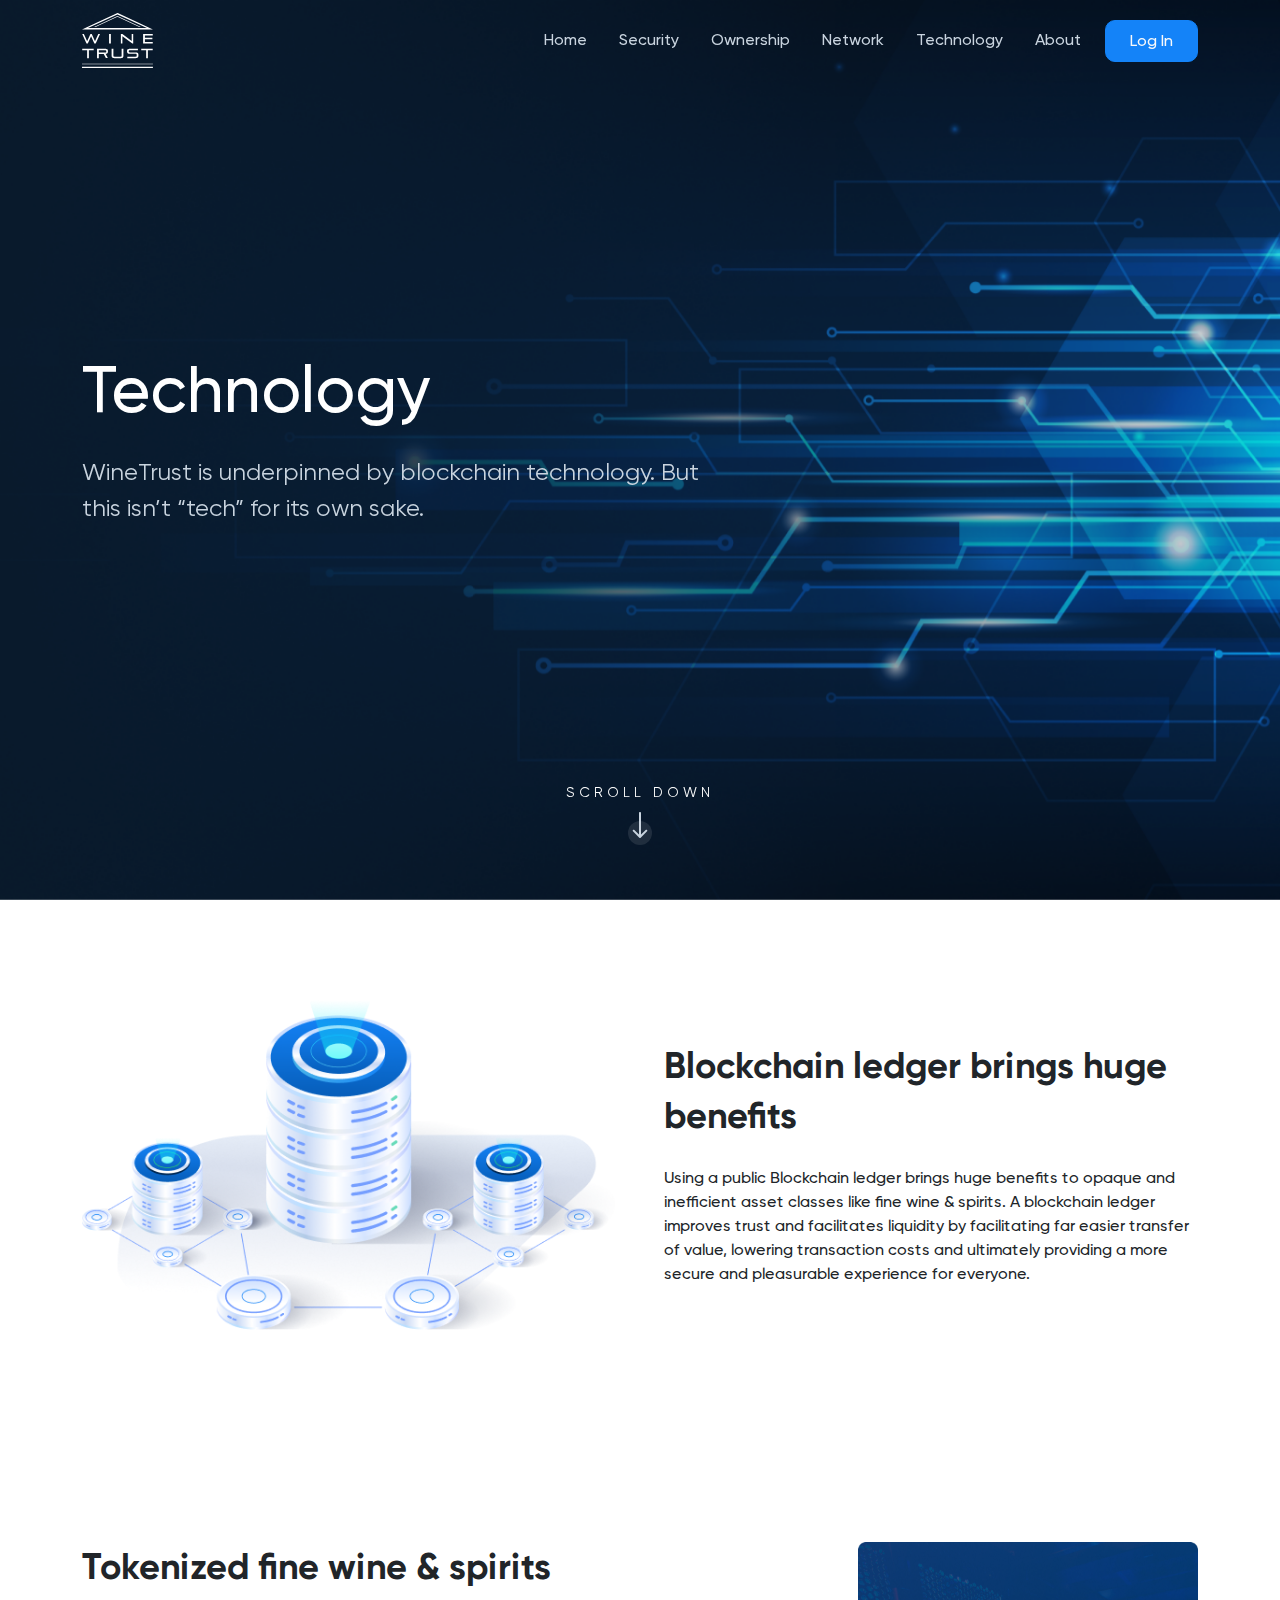
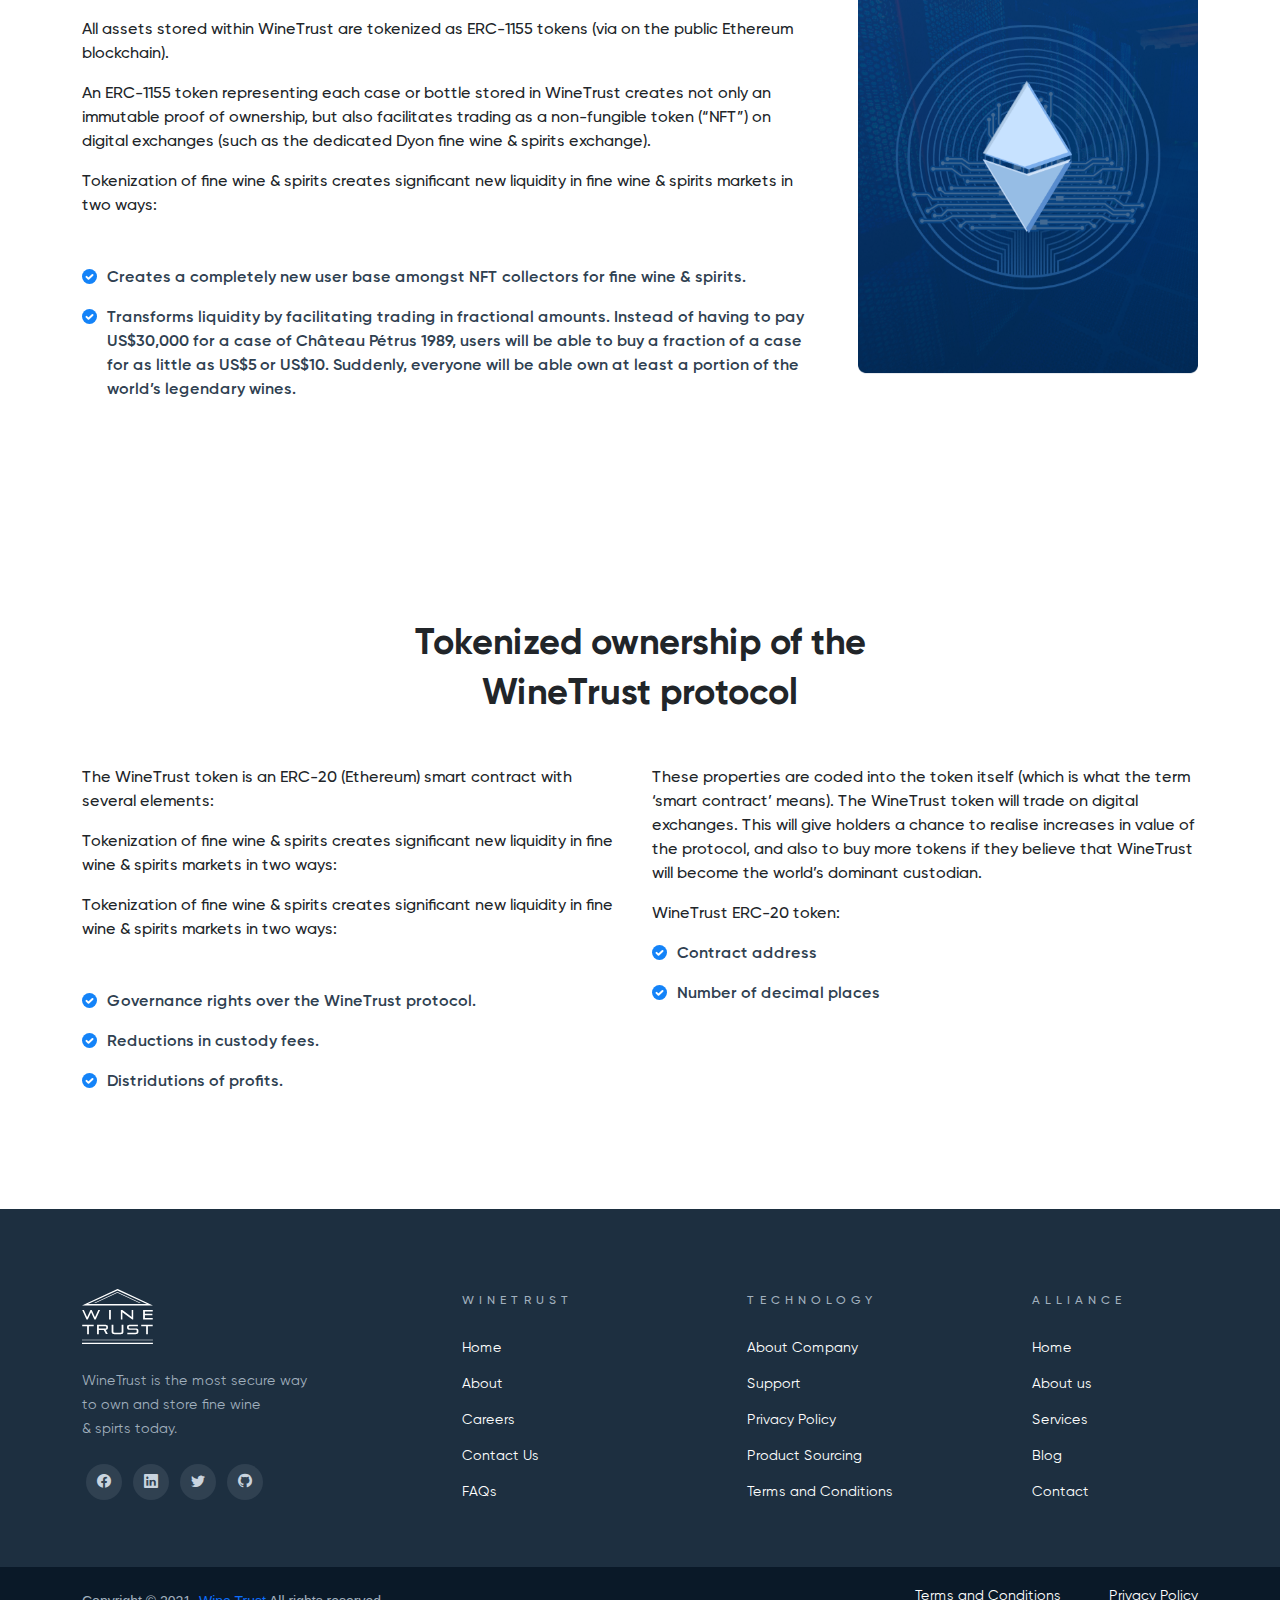
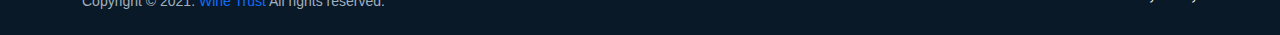
<file: technology.html>
<!DOCTYPE html>
<!--[if lt IE 7]>      <html class="no-js lt-ie9 lt-ie8 lt-ie7"> <![endif]-->
<!--[if IE 7]>         <html class="no-js lt-ie9 lt-ie8" lang="en-US"> <![endif]-->
<!--[if IE 8]>         <html class="no-js lt-ie9" lang="en-US"> <![endif]-->
<!--[if gt IE 8]><!-->
<!--<![endif]-->
<!--[if gte IE 9] <style type="text/css"> .gradient {filter: none;}</style><![endif]-->
<!--[if !IE]><html lang="en"><![endif]-->
<html lang="en-US" class="no-js">

<head>
    <meta charset="UTF-8" />
    <meta http-equiv="X-UA-Compatible" content="IE=edge" />
    <!-- Required meta tags for responsive -->
    <meta name="viewport" content="width=device-width, initial-scale=1, shrink-to-fit=no" />
    <!-- The above 3 meta tags *must* come first in the head; any other head content must come *after* these tags -->
    <!-- Favicon and touch icons -->
    <link rel="icon" type="image/png" sizes="16x16" href="assets/img/favicon/favicon-16x16.png" />
    <meta name="misapplication-TileColor" content="#ffffff" />
    <meta name="theme-color" content="#ffffff" />
    <!-- Twitter Card data -->
    <meta name="twitter:card" content="" />
    <meta name="twitter:site" content="@twitter_username" />
    <meta name="twitter:title" content="" />
    <meta name="twitter:description" content="" />
    <meta name="twitter:image" content="" />
    <!-- Open Graph data -->
    <meta property="og:title" content="" />
    <meta property="og:type" content="article" />
    <meta property="og:url" content="" />
    <meta property="og:image" content="" />
    <meta property="og:description" content="" />
    <meta property="og:site_name" content="R" />
    <meta property="fb:admins" content="Facebook numeric ID" />
    <!-- gmail verification -->
    <meta name="google-site-verification" content="" />
    <!-- Website title -->
    <title>Technology</title>
    <link rel="stylesheet" href="assets/css/bootstrap-icons.css" />
    <link rel="stylesheet" href="assets/css/bootstrap.min.css" />
    <link rel="stylesheet" href="assets/css/jarallax.css" />
    <!-- Main CSS -->
    <link rel="stylesheet" type="text/css" href="assets/css/style.css" />
    <!-- jquery -->
    <script src="assets/js/jquery-3.6.0.min.js"></script>
</head>

<body>
    <!-- Main Coding Start Here -->




     <!-- navbar -->
     <nav class="navbar navbar-expand-lg position-absolute top-0 start-0 w-100" style="z-index: 1000;">
        <div class="container">
            <a class="navbar-brand" href="index.html">
                <img src="assets/img/logo.svg" alt="logo" class="img-fluid" />
            </a>
            <div class="toggler d-lg-none d-flex align-items-center gap-3">
                <a class="nav-link btn btn-primary px-3 py-1 text-light is-rounded btn-login" href="#">Log In</a>
                <button class="navbar-toggler" type="button">
                    <svg width="24" height="24" viewBox="0 0 24 24" fill="none" xmlns="http://www.w3.org/2000/svg">
                        <path fill-rule="evenodd" clip-rule="evenodd"
                            d="M21.9 6.24074H2.1C1.49281 6.24074 1 5.73884 1 5.12037C1 4.5019 1.49281 4 2.1 4H21.9C22.5072 4.00004 23 4.50193 23 5.1204C23 5.73884 22.5072 6.24074 21.9 6.24074ZM11.3105 18.668H21.9C22.5072 18.668 23 19.1699 23 19.7883C23 20.4068 22.5072 20.9087 21.9 20.9087H11.3105C10.7033 20.9087 10.2105 20.4068 10.2105 19.7883C10.2105 19.1699 10.7033 18.668 11.3105 18.668ZM21.9 11.332H2.1C1.49281 11.332 1 11.834 1 12.4524C1 13.0709 1.49281 13.5728 2.1 13.5728H21.9C22.5072 13.5728 23 13.0709 23 12.4524C23 11.834 22.5072 11.332 21.9 11.332Z"
                            fill="white" />
                    </svg>
                </button>
            </div>
            <div class="collapse navbar-collapse" id="navToggle">
                <ul class="navbar-nav ms-auto mb-2 mb-lg-0">
                    <li class="nav-item">
                        <a class="nav-link mx-lg-2" aria-current="page" href="#">Home</a>
                    </li>
                    <li class="nav-item">
                        <a class="nav-link mx-lg-2" href="#">Security</a>
                    </li>
                    <li class="nav-item">
                        <a class="nav-link mx-lg-2" href="#">Ownership</a>
                    </li>
                    <li class="nav-item">
                        <a class="nav-link mx-lg-2" href="#">Network</a>
                    </li>
                    <li class="nav-item">
                        <a class="nav-link mx-lg-2" href="#">Technology</a>
                    </li>
                    <li class="nav-item">
                        <a class="nav-link mx-lg-2" href="#">About</a>
                    </li>
                    <li class="nav-item">
                        <a class="nav-link btn btn-primary px-4 text-light is-rounded btn-login ms-lg-2" href="#">Log In</a>
                    </li>
                </ul>
            </div>
        </div>
    </nav>
    <!-- navbar -->



    <!-- banner -->
    <section class="banner jarallax">
        <img class="jarallax-img img-fluid" src="assets/img/banner-img-5.png" alt="img" />
        <div class="container">
            <div class="row banner-content justify-content-center flex-column text-white">
                <div class="col-xl-7">
                    <h1 class="banner-title mb-4">Technology</h1>
                    <p class="banner-sub-title mb-4">
                        WineTrust is underpinned by blockchain technology. But <br class="d-none d-xl-inline" />
                        this isn’t “tech” for its own sake.
                    </p>
                    <a href="#story" class="btn scroll-down position-absolute start-50 bottom-0 mb-5 text-center translate-middle-x">
                        <p class="mb-2 text-white text-uppercase" style="letter-spacing: 4px;">
                            <small>Scroll Down</small>
                        </p>
                        <svg width="24" height="33" viewBox="0 0 24 33" fill="none" xmlns="http://www.w3.org/2000/svg">
                            <circle opacity="0.1" cx="12" cy="21" r="12" fill="white" />
                            <path
                                d="M13 1C13 0.447715 12.5523 0 12 0C11.4477 0 11 0.447715 11 1H13ZM11.2929 25.7071C11.6834 26.0976 12.3166 26.0976 12.7071 25.7071L19.0711 19.3431C19.4616 18.9526 19.4616 18.3195 19.0711 17.9289C18.6805 17.5384 18.0474 17.5384 17.6569 17.9289L12 23.5858L6.34315 17.9289C5.95262 17.5384 5.31946 17.5384 4.92893 17.9289C4.53841 18.3195 4.53841 18.9526 4.92893 19.3431L11.2929 25.7071ZM11 1V25H13V1H11Z"
                                fill="#C9D4DF" />
                        </svg>
                    </a>
                </div>
            </div>
        </div>
    </section>
    <!-- banner -->




    <!-- story -->
    <section class="story section-padding">
        <div class="container">
            <div class="row gx-xl-5 align-items-center">
                <div class="col-xl-6">
                    <div class="story-img mb-4 mb-xl-0">
                        <img src="assets/img/story-9.png" alt="img" class="img-fluid" />
                    </div>
                </div>
                <div class="col-xl-6">
                    <div class="story-intro">
                        <div class="section-header">
                            <h2 class="title fw-bold mb-2 mb-lg-4">Blockchain ledger brings huge benefits</h2>
                            <p class="mb-3 fw-500 lh-base">
                                Using a public Blockchain ledger brings huge benefits to opaque and inefficient asset classes like fine wine & spirits. A
                                blockchain ledger improves trust and facilitates liquidity by facilitating far easier transfer of value,
                                lowering transaction costs and ultimately providing a more secure and pleasurable experience for everyone.
                            </p>
                        </div>
                    </div>
                </div>
            </div>
        </div>
    </section>
    <!-- story -->





    <!-- story -->
    <section class="story section-padding">
        <div class="container">
            <div class="row gx-xl-5">
                <div class="col-xl-8">
                    <div class="story-intro">
                        <div class="section-header">
                            <h2 class="title fw-bold mb-2 mb-lg-4">Tokenized fine wine & spirits</h2>
                            <p class="mb-3 fw-500 lh-base">
                                All assets stored within WineTrust are tokenized as ERC-1155 tokens (via on the public Ethereum blockchain).
                            </p>
                            <p class="mb-3 fw-500 lh-base">
                                An ERC-1155 token representing each case or bottle stored in WineTrust
                                creates not only an immutable proof of ownership, but also facilitates
                                trading as a non-fungible token (“NFT”) on digital exchanges (such as the dedicated Dyon fine wine & spirits exchange).
                            </p>
                            <p class="mb-5 fw-500 lh-base">
                                Tokenization of fine wine & spirits creates significant new liquidity in fine wine & spirits markets in two ways:
                            </p>
                            <ul class="list-unstyled feature-list">
                                <li class="mb-3">
                                    <img src="assets/img/check.svg" alt="icon" class="img-fluid imgIcon" />
                                    <p class="mb-0 text-theme-gray">
                                        Creates a completely new user base amongst NFT collectors for fine wine & spirits.
                                    </p>
                                </li>
                                <li class="mb-3">
                                    <img src="assets/img/check.svg" alt="icon" class="img-fluid imgIcon" />
                                    <p class="mb-0 text-theme-gray">
                                        Transforms liquidity by facilitating trading in fractional amounts. Instead of having to pay US$30,000 for a case of
                                        Château Pétrus 1989, users will be able to buy a fraction of a case for as little as US$5 or US$10. Suddenly, everyone
                                        will be able own at least a portion of the world’s legendary wines.
                                    </p>
                                </li>
                            </ul>
                        </div>
                    </div>
                </div>
                <div class="col-xl-4">
                    <div class="story-img mt-4 mt-xl-0 text-center position-relative">
                        <img src="assets/img/story-10.png" alt="img" class="img-fluid d-inline-block" />
                    </div>
                </div>
            </div>
        </div>
    </section>
    <!-- story -->
    <!-- story -->
    <section class="story section-padding">
        <div class="container">
            <div class="section-header text-center mb-5">
                <h2 class="title fw-bold">
                    Tokenized ownership of the <br class="d-none d-xl-inline" /> WineTrust protocol
                </h2>
            </div>
            <div class="row">
                <div class="col-lg-6">
                    <div class="story-intro">
                        <div class="section-header">
                            <p class="mb-3 fw-500 lh-base">
                                The WineTrust token is an ERC-20 (Ethereum) smart contract with several elements:
                            </p>
                            <p class="mb-3 fw-500 lh-base">
                                Tokenization of fine wine & spirits creates significant new liquidity in fine wine & spirits markets in two ways:
                            </p>
                            <p class="mb-5 fw-500 lh-base">
                                Tokenization of fine wine & spirits creates significant new liquidity in fine wine & spirits markets in two ways:
                            </p>
                            <ul class="list-unstyled feature-list">
                                <li class="mb-3">
                                    <img src="assets/img/check.svg" alt="icon" class="img-fluid imgIcon" />
                                    <p class="mb-0 text-theme-gray">
                                        Governance rights over the WineTrust protocol.
                                    </p>
                                </li>
                                <li class="mb-3">
                                    <img src="assets/img/check.svg" alt="icon" class="img-fluid imgIcon" />
                                    <p class="mb-0 text-theme-gray">
                                        Reductions in custody fees. 
                                    </p>
                                </li>
                                <li class="mb-3">
                                    <img src="assets/img/check.svg" alt="icon" class="img-fluid imgIcon" />
                                    <p class="mb-0 text-theme-gray">
                                        Distridutions of profits.
                                    </p>
                                </li>
                            </ul>
                        </div>
                    </div>
                </div>
                <div class="col-lg-6">
                    <div class="story-intro">
                        <div class="section-header">
                            <p class="mb-3 fw-500 lh-base">
                                These properties are coded into the token itself (which is what the term ‘smart contract’ means).
                                The WineTrust token will trade on digital exchanges. This will give holders a chance to realise increases in value of the
                                protocol, and also to buy more tokens if they believe that WineTrust will become the world’s dominant custodian.
                            </p>
                            <p class="mb-3 fw-500 lh-base">
                                WineTrust ERC-20 token:
                            </p>
                            <ul class="list-unstyled feature-list">
                                <li class="mb-3">
                                    <img src="assets/img/check.svg" alt="icon" class="img-fluid imgIcon" />
                                    <p class="mb-0 text-theme-gray">
                                        Contract address
                                    </p>
                                </li>
                                <li class="mb-3">
                                    <img src="assets/img/check.svg" alt="icon" class="img-fluid imgIcon" />
                                    <p class="mb-0 text-theme-gray">
                                        Number of decimal places
                                    </p>
                                </li>
                            </ul>
                        </div>
                    </div>
                </div>
            </div>
        </div>
    </section>
    <!-- story -->





    <!-- footer -->
    <footer class="footer">
        <div class="footer-top py-5">
            <div class="container">
                <div class="row">
                    <div class="col-xl-4 col-sm-6">
                        <div class="footer-widget mb-5 mb-xl-0">
                            <a href="index.html" class="widget-title d-inline-block text-theme-blue mb-4">
                                <img src="assets/img/logo.svg" alt="logo" class="img-fluid" />
                            </a>
                            <p class="mb-4 text-muted">
                                <small>
                                    WineTrust is the most secure way <br class="d-xl-inline d-none" />
                                    to own and store fine wine <br class="d-xl-inline d-none" />
                                    & spirts today.
                                </small>
                            </p>
                            <ul class="social-network mb-0 list-unstyled d-flex align-items-center">
                                <li class="mx-1">
                                    <a href="#">
                                        <i class="bi bi-facebook"></i>
                                    </a>
                                </li>
                                <li class="mx-1">
                                    <a href="#">
                                        <i class="bi bi-linkedin"></i>
                                    </a>
                                </li>
                                <li class="mx-1">
                                    <a href="#">
                                        <i class="bi bi-twitter"></i>
                                    </a>
                                </li>
                                <li class="mx-1">
                                    <a href="#">
                                        <i class="bi bi-github"></i>
                                    </a>
                                </li>
                            </ul>
                        </div>
                    </div>
                    <div class="col-xl-3 col-6">
                        <div class="footer-widget mb-5 mb-xl-0">
                            <h3 class="widget-title text-uppercase mb-4">WINETRUST</h3>
                            <ul class="widget-links list-unstyled">
                                <li class="mb-2">
                                    <a href="#">Home</a>
                                </li>
                                <li class="mb-2">
                                    <a href="#">About</a>
                                </li>
                                <li class="mb-2">
                                    <a href="#">Careers</a>
                                </li>
                                <li class="mb-2">
                                    <a href="#">Contact Us</a>
                                </li>
                                <li class="mb-2">
                                    <a href="#">FAQs</a>
                                </li>
                            </ul>
                        </div>
                    </div>
                    <div class="col-xl-3 col-6">
                        <div class="footer-widget mb-5 mb-xl-0">
                            <h3 class="widget-title text-uppercase mb-4">TECHNOLOGY</h3>
                            <ul class="widget-links list-unstyled">
                                <li class="mb-2">
                                    <a href="#">About Company</a>
                                </li>
                                <li class="mb-2">
                                    <a href="#">Support</a>
                                </li>
                                <li class="mb-2">
                                    <a href="#">Privacy Policy</a>
                                </li>
                                <li class="mb-2">
                                    <a href="#">Product Sourcing</a>
                                </li>
                                <li class="mb-2">
                                    <a href="#">Terms and Conditions</a>
                                </li>
                            </ul>
                        </div>
                    </div>
                    <div class="col-xl-2 col-sm-6">
                        <div class="footer-widget mb-5 mb-xl-0">
                            <h3 class="widget-title text-uppercase mb-4">ALLIANCE</h3>
                            <ul class="widget-links list-unstyled">
                                <li class="mb-2">
                                    <a href="#">Home</a>
                                </li>
                                <li class="mb-2">
                                    <a href="#">About us</a>
                                </li>
                                <li class="mb-2">
                                    <a href="#">Services</a>
                                </li>
                                <li class="mb-2">
                                    <a href="#">Blog</a>
                                </li>
                                <li class="mb-2">
                                    <a href="#">Contact</a>
                                </li>
                            </ul>
                        </div>
                    </div>
                </div>
            </div>
        </div>
        <div class="footer-bottom py-3">
            <div class="container">
                <div class="row align-items-center">
                    <div class="col-md-6">
                        <p class="copy-right-text text-muted mb-3 mb-md-0">
                            Copyright © 2021. <a href="index.html" class="text-decoration-none" target="_blank">Wine Trust</a> All rights reserved.
                        </p>
                    </div>
                    <div class="col-md-6">
                        <ul class="mb-0 widget-links list-unstyled d-flex gap-5 align-items-center justify-content-md-end">
                            <li class="mb-2">
                                <a href="#">Terms and Conditions</a>
                            </li>
                            <li class="mb-2">
                                <a href="#">Privacy Policy</a>
                            </li>
                        </ul>
                    </div>
                </div>
            </div>
        </div>
    </footer>
    <!-- footer -->






    <!-- Main Coding End -->
    <!-- Include all compiled plugins (below), or include individual files as needed -->
    <!-- Script JS -->
    <script src="assets/js/jarallax.min.js"></script>
    <script src="assets/js/script.js"></script>
</body>

</html>
</file>
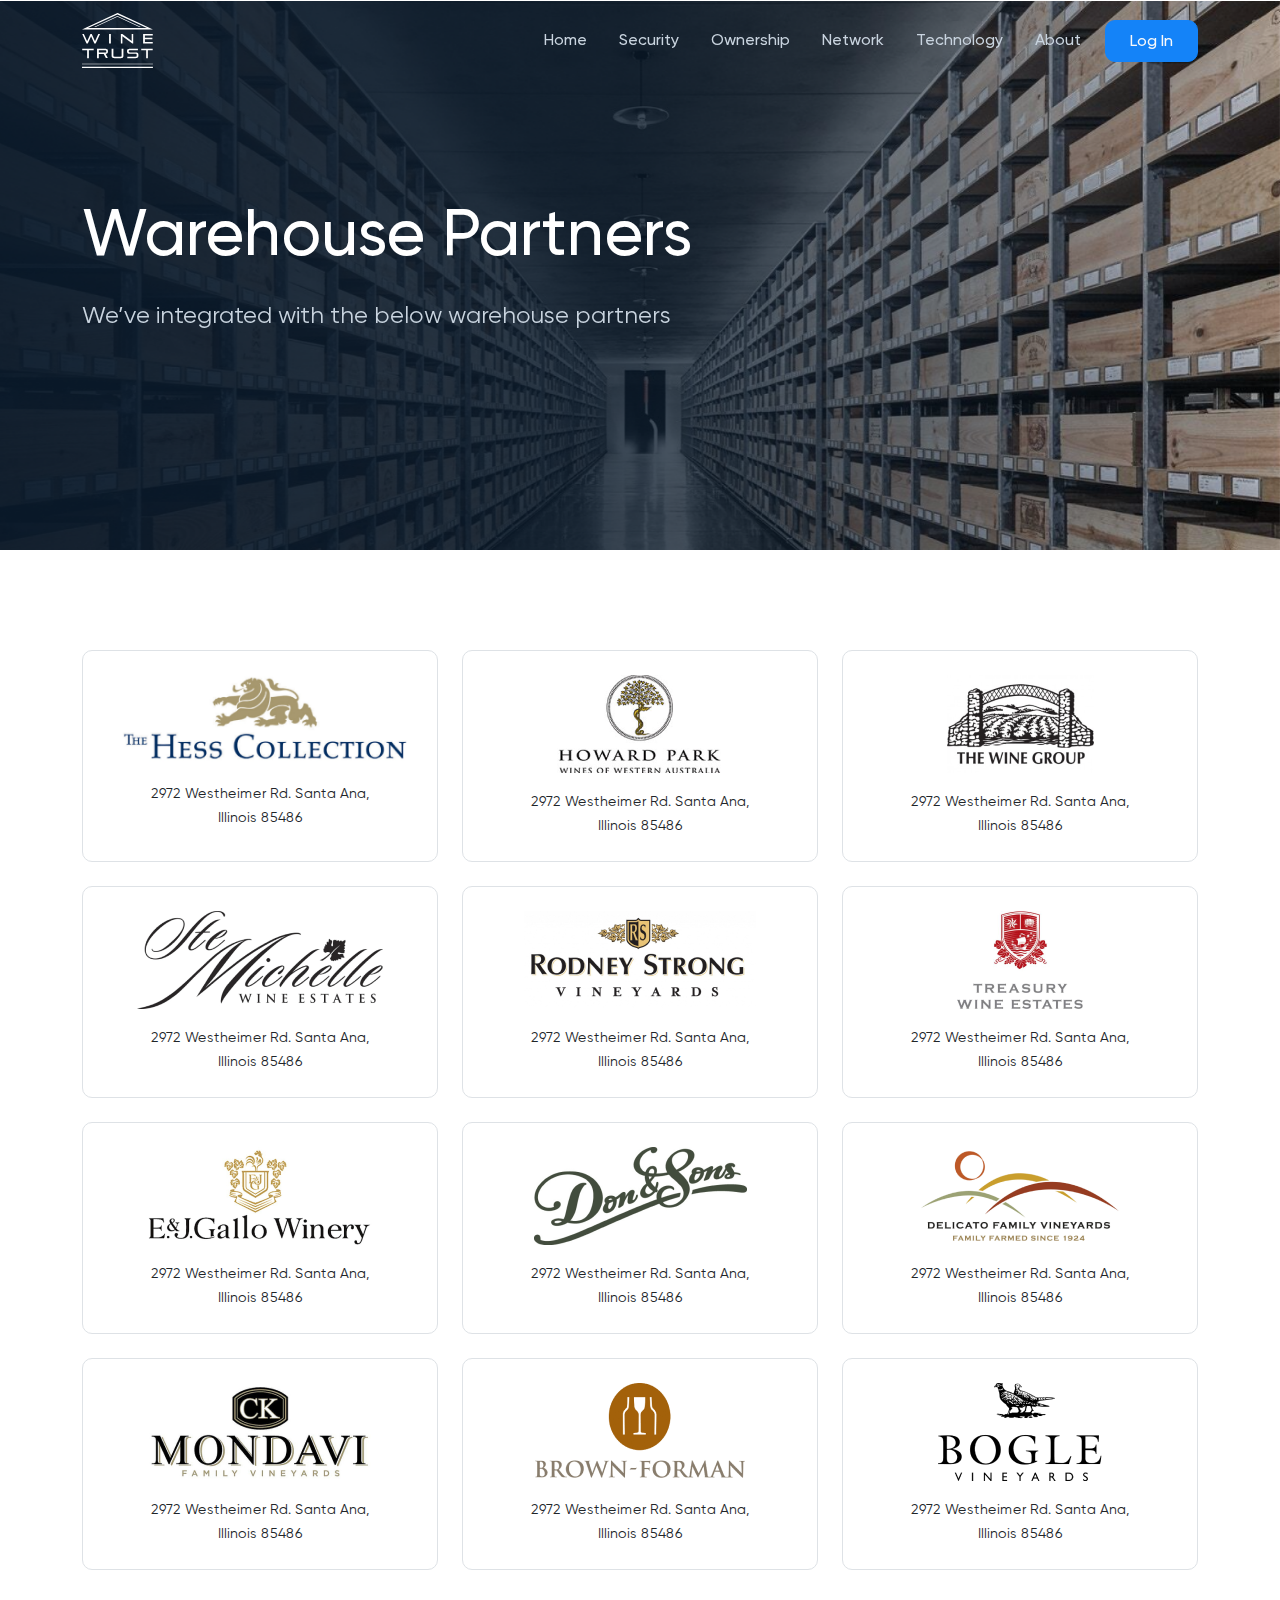
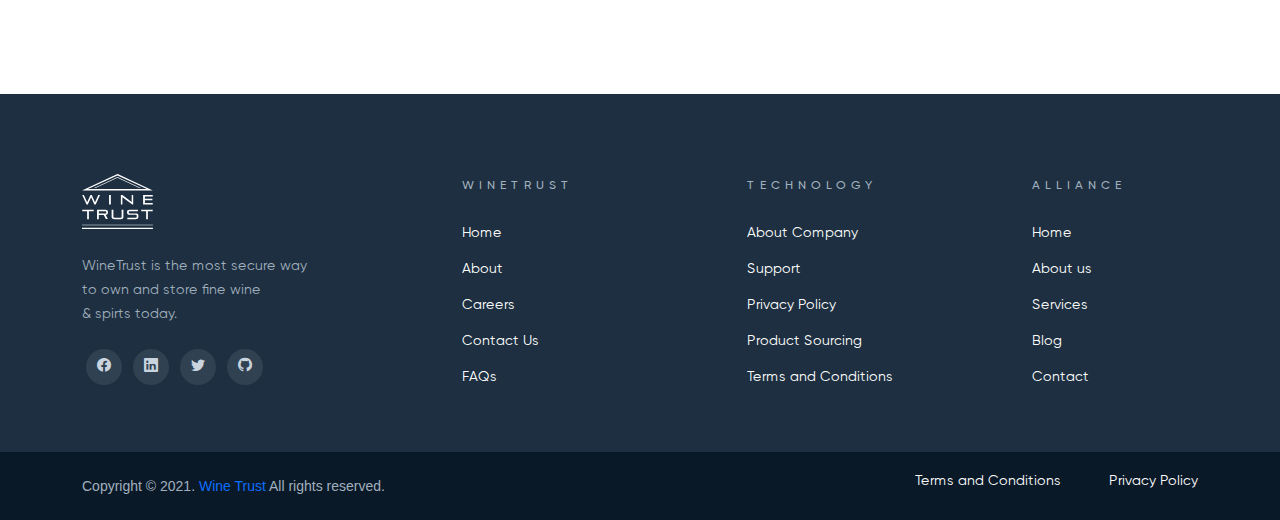
<file: warehouse-partners.html>
<!DOCTYPE html>
<!--[if lt IE 7]>      <html class="no-js lt-ie9 lt-ie8 lt-ie7"> <![endif]-->
<!--[if IE 7]>         <html class="no-js lt-ie9 lt-ie8" lang="en-US"> <![endif]-->
<!--[if IE 8]>         <html class="no-js lt-ie9" lang="en-US"> <![endif]-->
<!--[if gt IE 8]><!-->
<!--<![endif]-->
<!--[if gte IE 9] <style type="text/css"> .gradient {filter: none;}</style><![endif]-->
<!--[if !IE]><html lang="en"><![endif]-->
<html lang="en-US" class="no-js">

<head>
    <meta charset="UTF-8" />
    <meta http-equiv="X-UA-Compatible" content="IE=edge" />
    <!-- Required meta tags for responsive -->
    <meta name="viewport" content="width=device-width, initial-scale=1, shrink-to-fit=no" />
    <!-- The above 3 meta tags *must* come first in the head; any other head content must come *after* these tags -->
    <!-- Favicon and touch icons -->
    <link rel="icon" type="image/png" sizes="16x16" href="assets/img/favicon/favicon-16x16.png" />
    <meta name="misapplication-TileColor" content="#ffffff" />
    <meta name="theme-color" content="#ffffff" />
    <!-- Twitter Card data -->
    <meta name="twitter:card" content="" />
    <meta name="twitter:site" content="@twitter_username" />
    <meta name="twitter:title" content="" />
    <meta name="twitter:description" content="" />
    <meta name="twitter:image" content="" />
    <!-- Open Graph data -->
    <meta property="og:title" content="" />
    <meta property="og:type" content="article" />
    <meta property="og:url" content="" />
    <meta property="og:image" content="" />
    <meta property="og:description" content="" />
    <meta property="og:site_name" content="R" />
    <meta property="fb:admins" content="Facebook numeric ID" />
    <!-- gmail verification -->
    <meta name="google-site-verification" content="" />
    <!-- Website title -->
    <title>Warehouse Partners</title>
    <link rel="stylesheet" href="assets/css/bootstrap-icons.css" />
    <link rel="stylesheet" href="assets/css/bootstrap.min.css" />
    <link rel="stylesheet" href="assets/css/jarallax.css" />
    <!-- Main CSS -->
    <link rel="stylesheet" type="text/css" href="assets/css/style.css" />
    <!-- jquery -->
    <script src="assets/js/jquery-3.6.0.min.js"></script>
</head>

<body>
    <!-- Main Coding Start Here -->




    <!-- navbar -->
    <nav class="navbar navbar-expand-lg position-absolute top-0 start-0 w-100" style="z-index: 1000;">
        <div class="container">
            <a class="navbar-brand" href="index.html">
                <img src="assets/img/logo.svg" alt="logo" class="img-fluid" />
            </a>
            <div class="toggler d-lg-none d-flex align-items-center gap-3">
                <a class="nav-link btn btn-primary px-3 py-1 text-light is-rounded btn-login" href="#">Log In</a>
                <button class="navbar-toggler" type="button">
                    <svg width="24" height="24" viewBox="0 0 24 24" fill="none" xmlns="http://www.w3.org/2000/svg">
                        <path fill-rule="evenodd" clip-rule="evenodd"
                            d="M21.9 6.24074H2.1C1.49281 6.24074 1 5.73884 1 5.12037C1 4.5019 1.49281 4 2.1 4H21.9C22.5072 4.00004 23 4.50193 23 5.1204C23 5.73884 22.5072 6.24074 21.9 6.24074ZM11.3105 18.668H21.9C22.5072 18.668 23 19.1699 23 19.7883C23 20.4068 22.5072 20.9087 21.9 20.9087H11.3105C10.7033 20.9087 10.2105 20.4068 10.2105 19.7883C10.2105 19.1699 10.7033 18.668 11.3105 18.668ZM21.9 11.332H2.1C1.49281 11.332 1 11.834 1 12.4524C1 13.0709 1.49281 13.5728 2.1 13.5728H21.9C22.5072 13.5728 23 13.0709 23 12.4524C23 11.834 22.5072 11.332 21.9 11.332Z"
                            fill="white" />
                    </svg>
                </button>
            </div>
            <div class="collapse navbar-collapse" id="navToggle">
                <ul class="navbar-nav ms-auto mb-2 mb-lg-0">
                    <li class="nav-item">
                        <a class="nav-link mx-lg-2" aria-current="page" href="#">Home</a>
                    </li>
                    <li class="nav-item">
                        <a class="nav-link mx-lg-2" href="#">Security</a>
                    </li>
                    <li class="nav-item">
                        <a class="nav-link mx-lg-2" href="#">Ownership</a>
                    </li>
                    <li class="nav-item">
                        <a class="nav-link mx-lg-2" href="#">Network</a>
                    </li>
                    <li class="nav-item">
                        <a class="nav-link mx-lg-2" href="#">Technology</a>
                    </li>
                    <li class="nav-item">
                        <a class="nav-link mx-lg-2" href="#">About</a>
                    </li>
                    <li class="nav-item">
                        <a class="nav-link btn btn-primary px-4 text-light is-rounded btn-login ms-lg-2" href="#">Log In</a>
                    </li>
                </ul>
            </div>
        </div>
    </nav>
    <!-- navbar -->




    <!-- banner -->
    <section class="banner jarallax">
        <img class="jarallax-img img-fluid" src="assets/img/banner-img.png" alt="img" />
        <div class="container">
            <div class="row banner-content page-banner justify-content-center flex-column text-white">
                <div class="col-xl-7">
                    <h1 class="banner-title mb-4">Warehouse Partners</h1>
                    <p class="banner-sub-title mb-4">
                        We’ve integrated with the below warehouse partners
                    </p>
                </div>
            </div>
        </div>
    </section>
    <!-- banner -->




    <!-- partners -->
    <section class="partners section-padding">
        <div class="container">
            <div class="row text-center">
                <div class="col-xl-4 col-sm-6 mb-4">
                    <div class="partner-widget bg-white border p-4 is-rounded h-100">
                        <img src="assets/img/pertner-1.png" alt="img" class="img-fluid mb-3" />
                        <p class="mb-0 text-dark">
                            <small>2972 Westheimer Rd. Santa Ana, <br class="d-none d-xl-inline" /> Illinois 85486 </small>
                        </p>
                    </div>
                </div>
                <div class="col-xl-4 col-sm-6 mb-4">
                    <div class="partner-widget bg-white border p-4 is-rounded h-100">
                        <img src="assets/img/pertner-2.png" alt="img" class="img-fluid mb-3" />
                        <p class="mb-0 text-dark">
                            <small>2972 Westheimer Rd. Santa Ana, <br class="d-none d-xl-inline" /> Illinois 85486 </small>
                        </p>
                    </div>
                </div>
                <div class="col-xl-4 col-sm-6 mb-4">
                    <div class="partner-widget bg-white border p-4 is-rounded h-100">
                        <img src="assets/img/pertner-3.png" alt="img" class="img-fluid mb-3" />
                        <p class="mb-0 text-dark">
                            <small>2972 Westheimer Rd. Santa Ana, <br class="d-none d-xl-inline" /> Illinois 85486 </small>
                        </p>
                    </div>
                </div>
                <div class="col-xl-4 col-sm-6 mb-4">
                    <div class="partner-widget bg-white border p-4 is-rounded h-100">
                        <img src="assets/img/pertner-4.png" alt="img" class="img-fluid mb-3" />
                        <p class="mb-0 text-dark">
                            <small>2972 Westheimer Rd. Santa Ana, <br class="d-none d-xl-inline" /> Illinois 85486 </small>
                        </p>
                    </div>
                </div>
                <div class="col-xl-4 col-sm-6 mb-4">
                    <div class="partner-widget bg-white border p-4 is-rounded h-100">
                        <img src="assets/img/pertner-5.png" alt="img" class="img-fluid mb-3" />
                        <p class="mb-0 text-dark">
                            <small>2972 Westheimer Rd. Santa Ana, <br class="d-none d-xl-inline" /> Illinois 85486 </small>
                        </p>
                    </div>
                </div>
                <div class="col-xl-4 col-sm-6 mb-4">
                    <div class="partner-widget bg-white border p-4 is-rounded h-100">
                        <img src="assets/img/pertner-6.png" alt="img" class="img-fluid mb-3" />
                        <p class="mb-0 text-dark">
                            <small>2972 Westheimer Rd. Santa Ana, <br class="d-none d-xl-inline" /> Illinois 85486 </small>
                        </p>
                    </div>
                </div>
                <div class="col-xl-4 col-sm-6 mb-4">
                    <div class="partner-widget bg-white border p-4 is-rounded h-100">
                        <img src="assets/img/pertner-7.png" alt="img" class="img-fluid mb-3" />
                        <p class="mb-0 text-dark">
                            <small>2972 Westheimer Rd. Santa Ana, <br class="d-none d-xl-inline" /> Illinois 85486 </small>
                        </p>
                    </div>
                </div>
                <div class="col-xl-4 col-sm-6 mb-4">
                    <div class="partner-widget bg-white border p-4 is-rounded h-100">
                        <img src="assets/img/pertner-8.png" alt="img" class="img-fluid mb-3" />
                        <p class="mb-0 text-dark">
                            <small>2972 Westheimer Rd. Santa Ana, <br class="d-none d-xl-inline" /> Illinois 85486 </small>
                        </p>
                    </div>
                </div>
                <div class="col-xl-4 col-sm-6 mb-4">
                    <div class="partner-widget bg-white border p-4 is-rounded h-100">
                        <img src="assets/img/pertner-9.png" alt="img" class="img-fluid mb-3" />
                        <p class="mb-0 text-dark">
                            <small>2972 Westheimer Rd. Santa Ana, <br class="d-none d-xl-inline" /> Illinois 85486 </small>
                        </p>
                    </div>
                </div>
                <div class="col-xl-4 col-sm-6 mb-4">
                    <div class="partner-widget bg-white border p-4 is-rounded h-100">
                        <img src="assets/img/pertner-10.png" alt="img" class="img-fluid mb-3" />
                        <p class="mb-0 text-dark">
                            <small>2972 Westheimer Rd. Santa Ana, <br class="d-none d-xl-inline" /> Illinois 85486 </small>
                        </p>
                    </div>
                </div>
                <div class="col-xl-4 col-sm-6 mb-4">
                    <div class="partner-widget bg-white border p-4 is-rounded h-100">
                        <img src="assets/img/pertner-11.png" alt="img" class="img-fluid mb-3" />
                        <p class="mb-0 text-dark">
                            <small>2972 Westheimer Rd. Santa Ana, <br class="d-none d-xl-inline" /> Illinois 85486 </small>
                        </p>
                    </div>
                </div>
                <div class="col-xl-4 col-sm-6 mb-4">
                    <div class="partner-widget bg-white border p-4 is-rounded h-100">
                        <img src="assets/img/pertner-12.png" alt="img" class="img-fluid mb-3" />
                        <p class="mb-0 text-dark">
                            <small>2972 Westheimer Rd. Santa Ana, <br class="d-none d-xl-inline" /> Illinois 85486 </small>
                        </p>
                    </div>
                </div>
            </div>
        </div>
    </section>
    <!-- partners -->





    <!-- footer -->
    <footer class="footer">
        <div class="footer-top py-5">
            <div class="container">
                <div class="row">
                    <div class="col-xl-4 col-sm-6">
                        <div class="footer-widget mb-5 mb-xl-0">
                            <a href="index.html" class="widget-title d-inline-block text-theme-blue mb-4">
                                <img src="assets/img/logo.svg" alt="logo" class="img-fluid" />
                            </a>
                            <p class="mb-4 text-muted">
                                <small>
                                    WineTrust is the most secure way <br class="d-xl-inline d-none" />
                                    to own and store fine wine <br class="d-xl-inline d-none" />
                                    & spirts today.
                                </small>
                            </p>
                            <ul class="social-network mb-0 list-unstyled d-flex align-items-center">
                                <li class="mx-1">
                                    <a href="#">
                                        <i class="bi bi-facebook"></i>
                                    </a>
                                </li>
                                <li class="mx-1">
                                    <a href="#">
                                        <i class="bi bi-linkedin"></i>
                                    </a>
                                </li>
                                <li class="mx-1">
                                    <a href="#">
                                        <i class="bi bi-twitter"></i>
                                    </a>
                                </li>
                                <li class="mx-1">
                                    <a href="#">
                                        <i class="bi bi-github"></i>
                                    </a>
                                </li>
                            </ul>
                        </div>
                    </div>
                    <div class="col-xl-3 col-6">
                        <div class="footer-widget mb-5 mb-xl-0">
                            <h3 class="widget-title text-uppercase mb-4">WINETRUST</h3>
                            <ul class="widget-links list-unstyled">
                                <li class="mb-2">
                                    <a href="#">Home</a>
                                </li>
                                <li class="mb-2">
                                    <a href="#">About</a>
                                </li>
                                <li class="mb-2">
                                    <a href="#">Careers</a>
                                </li>
                                <li class="mb-2">
                                    <a href="#">Contact Us</a>
                                </li>
                                <li class="mb-2">
                                    <a href="#">FAQs</a>
                                </li>
                            </ul>
                        </div>
                    </div>
                    <div class="col-xl-3 col-6">
                        <div class="footer-widget mb-5 mb-xl-0">
                            <h3 class="widget-title text-uppercase mb-4">TECHNOLOGY</h3>
                            <ul class="widget-links list-unstyled">
                                <li class="mb-2">
                                    <a href="#">About Company</a>
                                </li>
                                <li class="mb-2">
                                    <a href="#">Support</a>
                                </li>
                                <li class="mb-2">
                                    <a href="#">Privacy Policy</a>
                                </li>
                                <li class="mb-2">
                                    <a href="#">Product Sourcing</a>
                                </li>
                                <li class="mb-2">
                                    <a href="#">Terms and Conditions</a>
                                </li>
                            </ul>
                        </div>
                    </div>
                    <div class="col-xl-2 col-sm-6">
                        <div class="footer-widget mb-5 mb-xl-0">
                            <h3 class="widget-title text-uppercase mb-4">ALLIANCE</h3>
                            <ul class="widget-links list-unstyled">
                                <li class="mb-2">
                                    <a href="#">Home</a>
                                </li>
                                <li class="mb-2">
                                    <a href="#">About us</a>
                                </li>
                                <li class="mb-2">
                                    <a href="#">Services</a>
                                </li>
                                <li class="mb-2">
                                    <a href="#">Blog</a>
                                </li>
                                <li class="mb-2">
                                    <a href="#">Contact</a>
                                </li>
                            </ul>
                        </div>
                    </div>
                </div>
            </div>
        </div>
        <div class="footer-bottom py-3">
            <div class="container">
                <div class="row align-items-center">
                    <div class="col-md-6">
                        <p class="copy-right-text text-muted mb-3 mb-md-0">
                            Copyright © 2021. <a href="index.html" class="text-decoration-none" target="_blank">Wine Trust</a> All rights reserved.
                        </p>
                    </div>
                    <div class="col-md-6">
                        <ul class="mb-0 widget-links list-unstyled d-flex gap-5 align-items-center justify-content-md-end">
                            <li class="mb-2">
                                <a href="#">Terms and Conditions</a>
                            </li>
                            <li class="mb-2">
                                <a href="#">Privacy Policy</a>
                            </li>
                        </ul>
                    </div>
                </div>
            </div>
        </div>
    </footer>
    <!-- footer -->





    <!-- Main Coding End -->
    <!-- Include all compiled plugins (below), or include individual files as needed -->
    <!-- Script JS -->
    <script src="assets/js/jarallax.min.js"></script>
    <script src="assets/js/script.js"></script>
</body>

</html>
</file>
<file: assets/css/jarallax.css>
.jarallax {
    position: relative;
    z-index: 0;
}
.jarallax > .jarallax-img {
    position: absolute;
    object-fit: cover;
    /* support for plugin https://github.com/bfred-it/object-fit-images */
    font-family: 'object-fit: cover;';
    top: 0;
    left: 0;
    width: 100%;
    height: 100%;
    z-index: -1;
}
</file>
<file: assets/css/style.css>
@import url(../fonts/gilroy/stylesheet.css);*{padding:0;margin:0;-webkit-box-sizing:border-box;box-sizing:border-box}body{padding:0;margin:0;background-color:#fff;font-family:"Gilroy"}:root{--clr-blue: #1483f8;--clr-gray-light: #c9d4df;--clr-light: #f8fbff;--clr-blue-dark: #002954}@media (min-width: 1600px){.container{max-width:1110px;width:100%}}.is-rounded{border-radius:10px}.section-padding{padding:100px 0}.text-muted{color:#a1b0be !important}.bg-blue-dark{background-color:var(--clr-blue-dark)}.btn{-webkit-transition:all 0.3s linear;transition:all 0.3s linear}.btn.btn-primary{background-color:var(--clr-blue);border-color:var(--clr-blue)}.btn *{-webkit-transition:all 0.3s linear;transition:all 0.3s linear}.btn:hover{background-color:#37a8ff;border-color:#37a8ff;color:#fff !important}.btn:hover *{stroke:#fff}.text-clr-blue{color:var(--clr-blue)}.fw-500{font-weight:500}.bg-light{background-color:var(--clr-light) !important}.fs-10{font-size:10px}.fs-18{font-size:18px;color:#F9FCFF}.navbar .nav-link{font-size:16px;font-weight:500;color:var(--clr-gray-light);-webkit-transition:all 0.3s linear;transition:all 0.3s linear}.navbar .nav-link:hover{color:var(--clr-blue)}@media (max-width: 991px){.navbar-toggler:focus{outline:none;-webkit-box-shadow:none;box-shadow:none}#navToggle{position:absolute;top:0px;left:0;width:250px;background-color:#fff;height:100vh;display:block;padding:20px;-webkit-transform:translateX(-100%);transform:translateX(-100%);-webkit-transition:all 0.3s linear;transition:all 0.3s linear}#navToggle.translate-x{-webkit-transform:translateX(0);transform:translateX(0)}#navToggle .navbar-nav{display:-webkit-inline-box;display:-ms-inline-flexbox;display:inline-flex}#navToggle .navbar-nav .nav-link{color:var(--bs-dark)}#navToggle .navbar-nav .nav-link:hover{color:var(--clr-blue)}}.banner .banner-content{min-height:100vh}@media (max-width: 991px){.banner .banner-content{height:700px;min-height:auto}}.banner .banner-content.page-banner{min-height:auto;height:550px}.banner .banner-content .banner-title{font-size:66px;line-height:1.2}@media (max-width: 991px){.banner .banner-content .banner-title{font-size:calc(4vw + 24px)}}.banner .banner-content .banner-sub-title{font-size:24px;color:#c9d4df;line-height:1.5}@media (max-width: 991px){.banner .banner-content .banner-sub-title{font-size:22px}}ul.feature-list>li{display:grid;grid-template-columns:25px 1fr;grid-column-gap:0px;-webkit-box-align:start;-ms-flex-align:start;align-items:flex-start;font-weight:600;color:#304151}ul.feature-list>li .imgIcon{position:relative;top:4px}.section-header .title{font-size:36px;line-height:1.4}.section-header .sub-title{color:#5c6b79;font-size:16px;font-weight:500;line-height:1.5}.spirits-owners{background:#f9fcff}.spirits-owner-widget{font-size:16px;font-weight:500;color:#304151;-webkit-box-shadow:0px 10px 20px rgba(7,35,41,0.03);box-shadow:0px 10px 20px rgba(7,35,41,0.03);background-size:cover;background-repeat:no-repeat;border-radius:22px;overflow:hidden}.footer{--footer-top-bg: #1d2f40;--footer-bottom-bg: #0a1928}.footer .footer-top{background-color:var(--footer-top-bg);padding-top:80px !important}.footer .footer-top .widget-title{font-size:12px;line-height:calc(100% + 10px);letter-spacing:5px;font-weight:500;color:#a1b0be}.footer .footer-bottom{background-color:var(--footer-bottom-bg)}.footer .footer-bottom .copy-right-text{font-family:"Poppins", sans-serif;font-size:14px;font-weight:500}ul.widget-links.widget-address li>a{position:relative;padding-left:25px;display:inline-block}ul.widget-links.widget-address li>a>img.imgIcon{position:absolute;top:4px;left:0}ul.widget-links li{margin-bottom:12px !important}ul.widget-links li>a{font-size:14px;line-height:calc(100% + 8px);text-decoration:none;color:#fff;-webkit-transition:all 0.3s;transition:all 0.3s;display:inline-block}ul.widget-links li>a:hover{color:var(--clr-blue)}.social-network li a{background-color:#304151;margin-right:3px;-webkit-transition:all 0.3s;transition:all 0.3s;width:36px;height:36px;border-radius:100%;display:-webkit-inline-box;display:-ms-inline-flexbox;display:inline-flex;-webkit-box-align:center;-ms-flex-align:center;align-items:center;-webkit-box-pack:center;-ms-flex-pack:center;justify-content:center;font-size:14px;color:#c9d4df}.social-network li a:hover{background-color:var(--clr-blue);border-color:var(--clr-blue);color:#fff}.team .team-member-widget .member-widget-content{margin:0 10px;position:relative;margin-top:-40px;padding:15px;-webkit-box-shadow:0px 5px 60px rgba(7,35,41,0.08);box-shadow:0px 5px 60px rgba(7,35,41,0.08)}.team .team-member-widget .member-widget-content .social-network li>a{background-color:#e9eef3;color:#3f6c9b}.team .team-member-widget .member-widget-content .social-network li>a:hover{background-color:#3f6c9b;color:#fff}.partners .partner-widget{-webkit-transition:all 0.3s linear;transition:all 0.3s linear}.partners .partner-widget:hover{-webkit-box-shadow:0px 5px 60px rgba(7,35,41,0.08);box-shadow:0px 5px 60px rgba(7,35,41,0.08)}.accordion-list{font-weight:500}.accordion-list .accordion-title{background-color:#e9eef3;padding:20px;border-radius:6px;margin-bottom:0;font-size:18px;font-weight:600;cursor:pointer}.accordion-list .accordion-desc{background-color:#e9eef3;padding:20px}.nav-pills .nav-link{background-color:transparent !important;border-radius:0;font-weight:600;font-size:16px;color:#5c6b79 !important;border-bottom:2px solid #c9d4df;padding-left:30px;padding-right:30px;padding-bottom:15px}.nav-pills .nav-link.active{color:var(--clr-blue) !important;border-color:var(--clr-blue)}.contact-form .formWidget{-webkit-box-shadow:0px 10px 30px rgba(7,35,41,0.06);box-shadow:0px 10px 30px rgba(7,35,41,0.06)}.contact-form .formWidget .form-label{color:#304151;font-size:16px;font-weight:600}.contact-form .formWidget .form-control{background:#f9fcff;font-size:16px;font-weight:600}.contact-form .formWidget .form-control:focus{-webkit-box-shadow:none;box-shadow:none;outline:none}.contact-form .formWidget .form-control:not(textarea){height:54px}.business-mail .mailing-address{-webkit-box-shadow:0px 10px 30px rgba(7,35,41,0.06);box-shadow:0px 10px 30px rgba(7,35,41,0.06)}.we-are-located{position:relative}@media (max-width: 1200px){.we-are-located .location-card{display:none}}@media (min-width: 1200px){.we-are-located .location-card .location{position:absolute}.we-are-located .location-card .location a svg{-webkit-transition:all 0.3s linear;transition:all 0.3s linear}.we-are-located .location-card .location a:hover svg{stroke:var(--clr-blue)}.we-are-located .location-card .location.london{top:27.5%;left:calc(48.5%)}.we-are-located .location-card .location.singapore{top:11.5%;right:calc(-2%)}.we-are-located .location-card .location.france{bottom:31%;left:calc(31.5%)}.we-are-located .location-card .location.china{bottom:39.5%;right:calc(28%)}}
</file>
